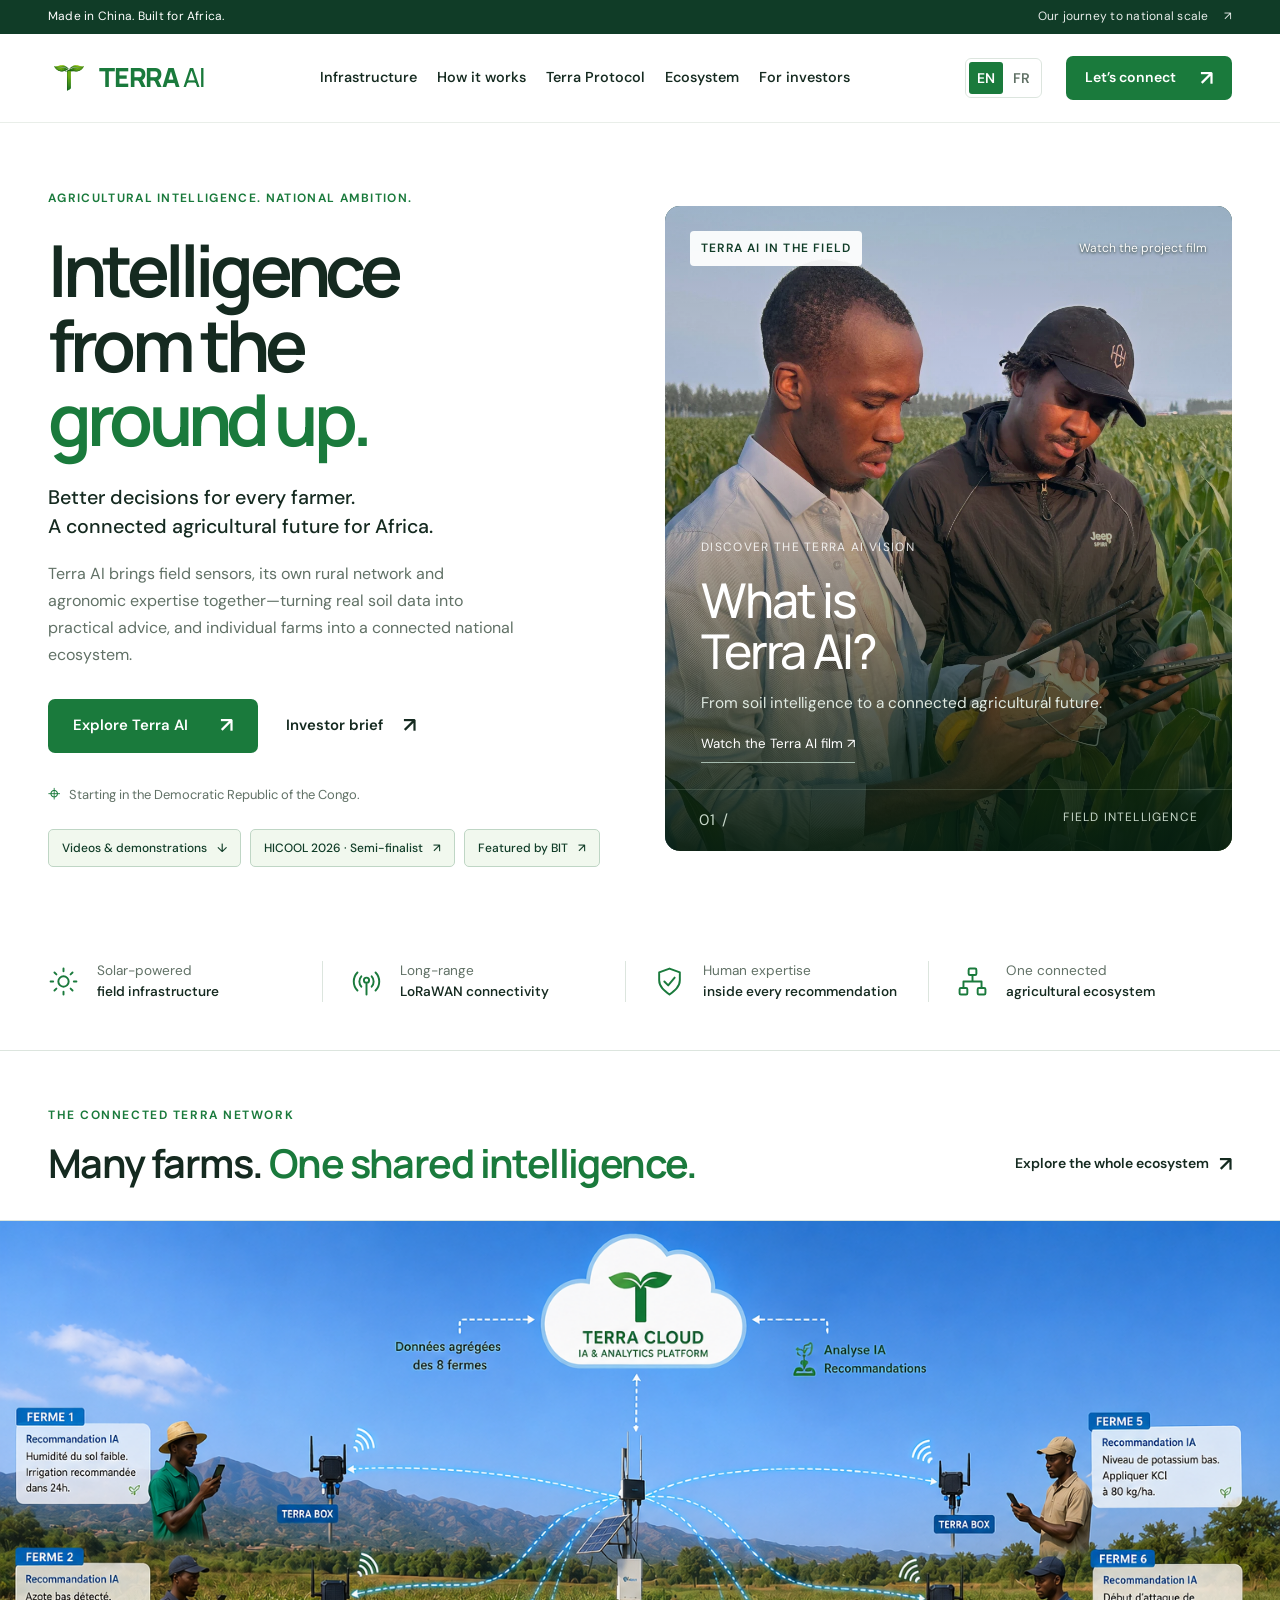
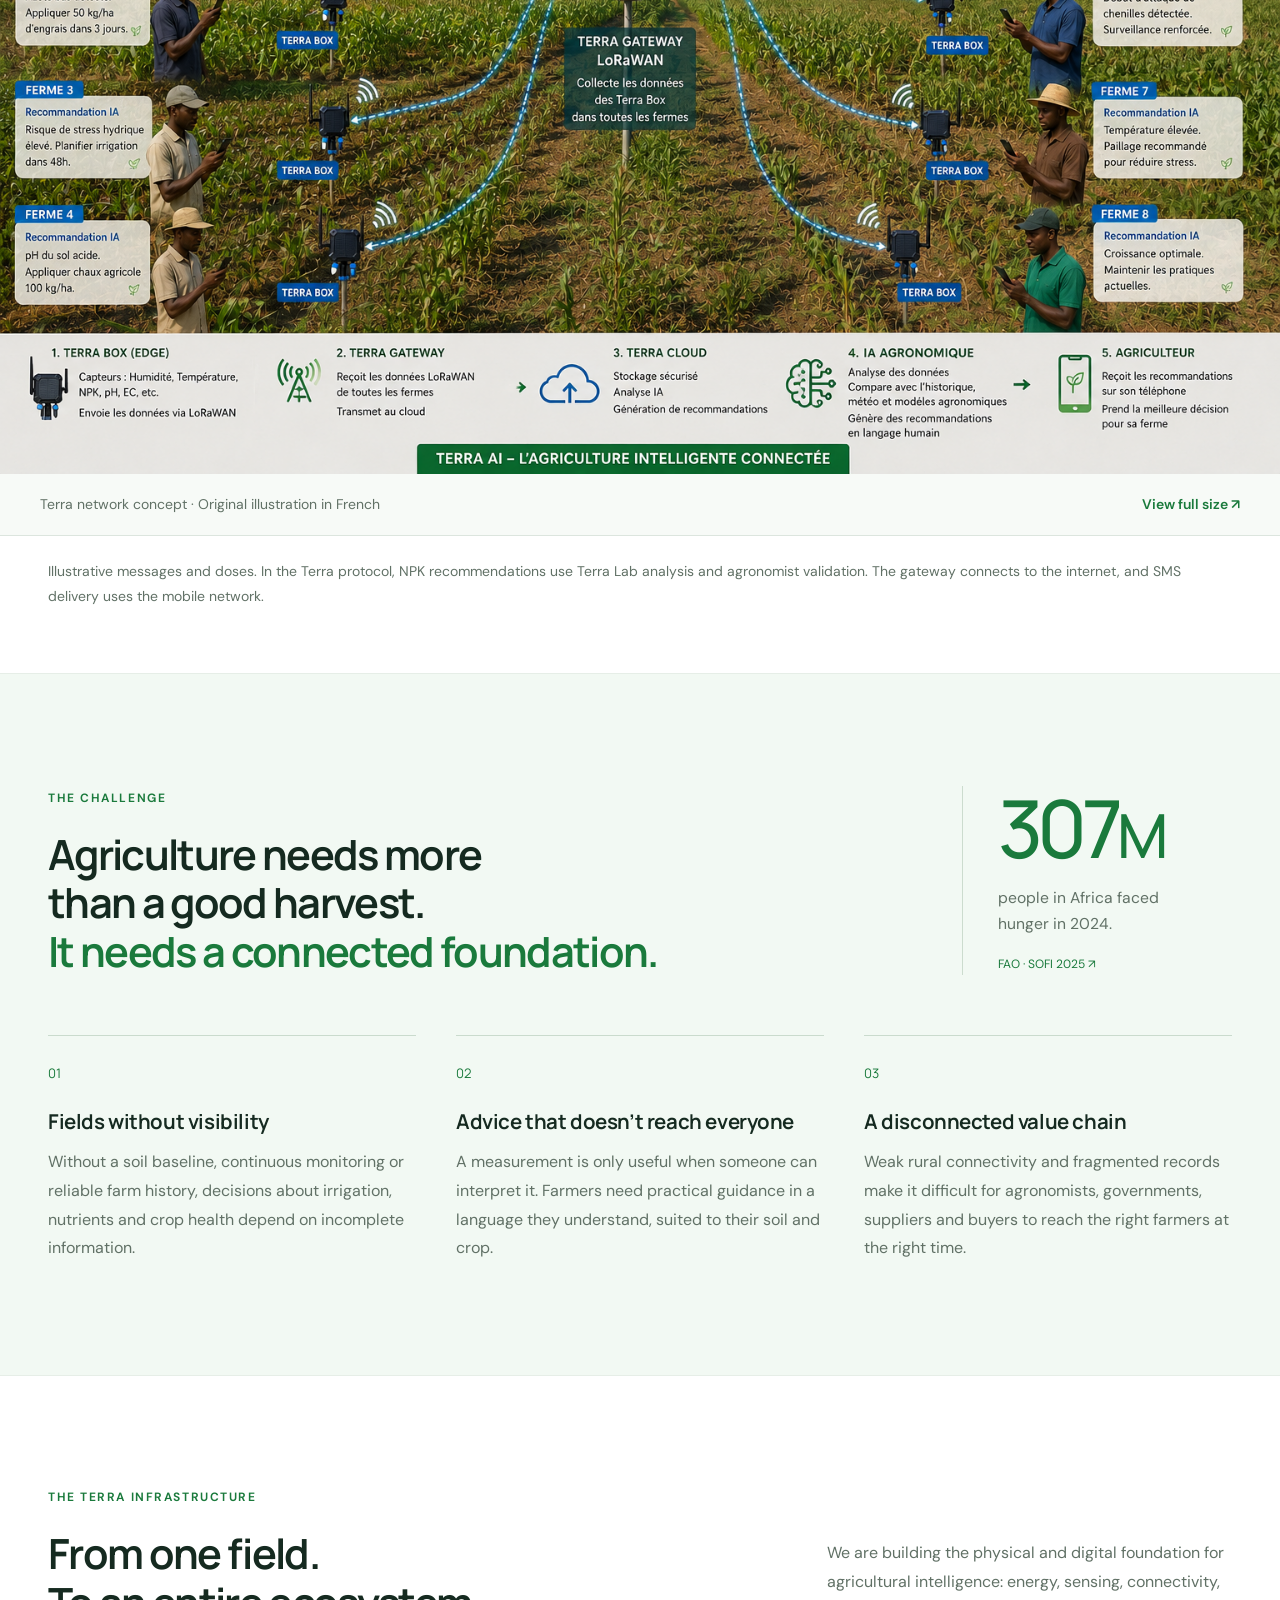
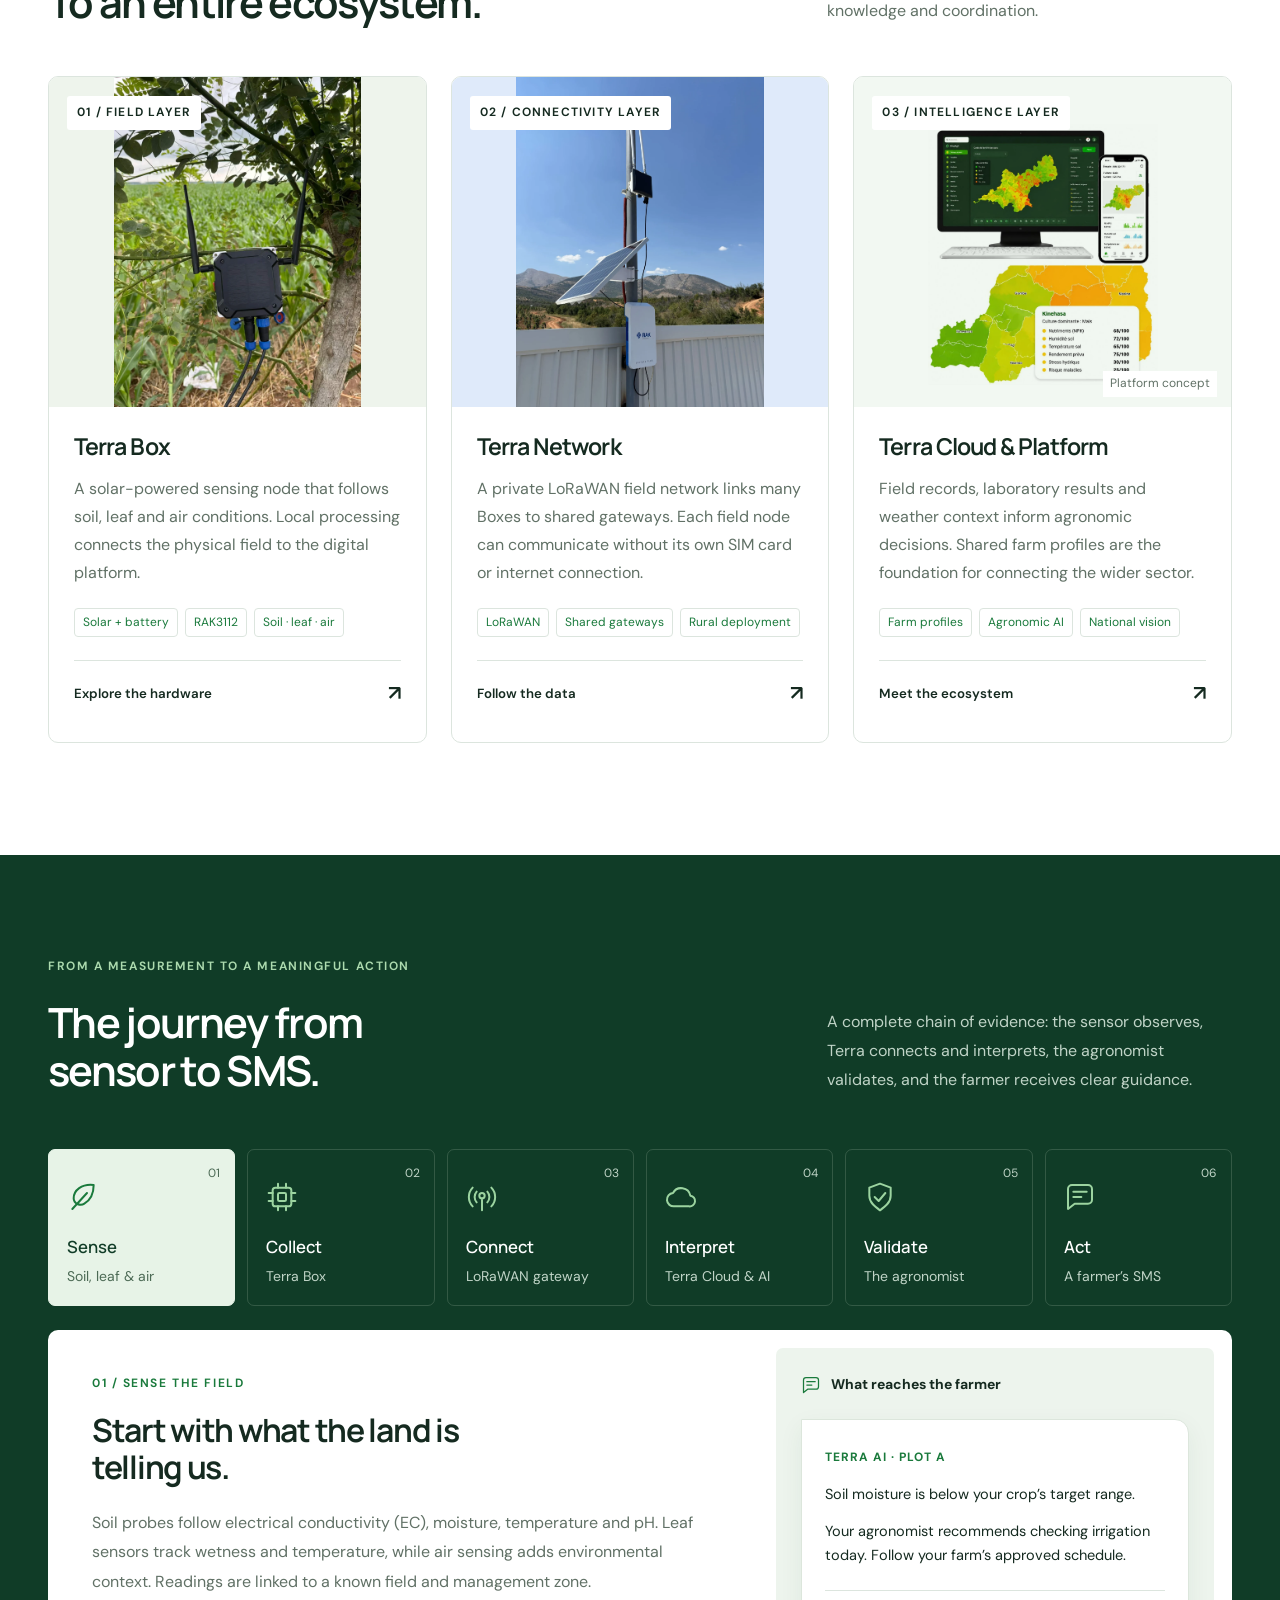
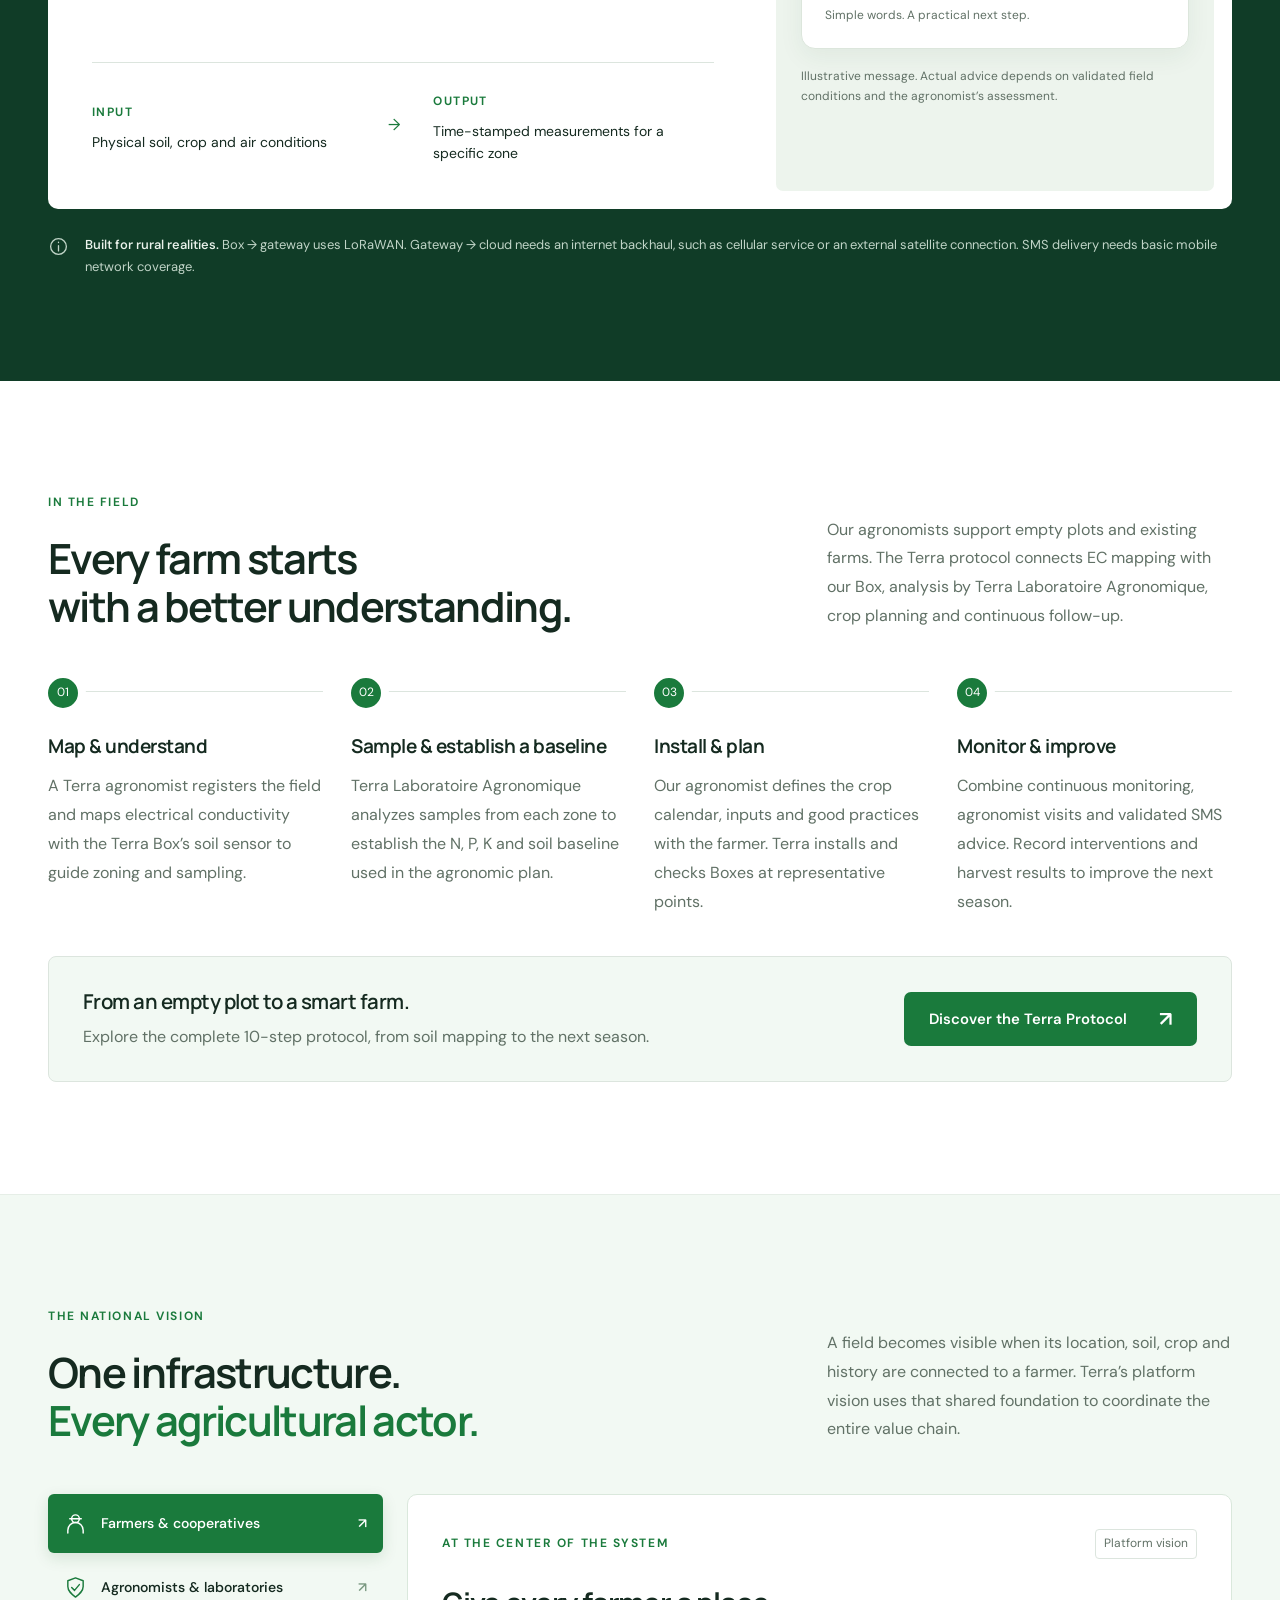
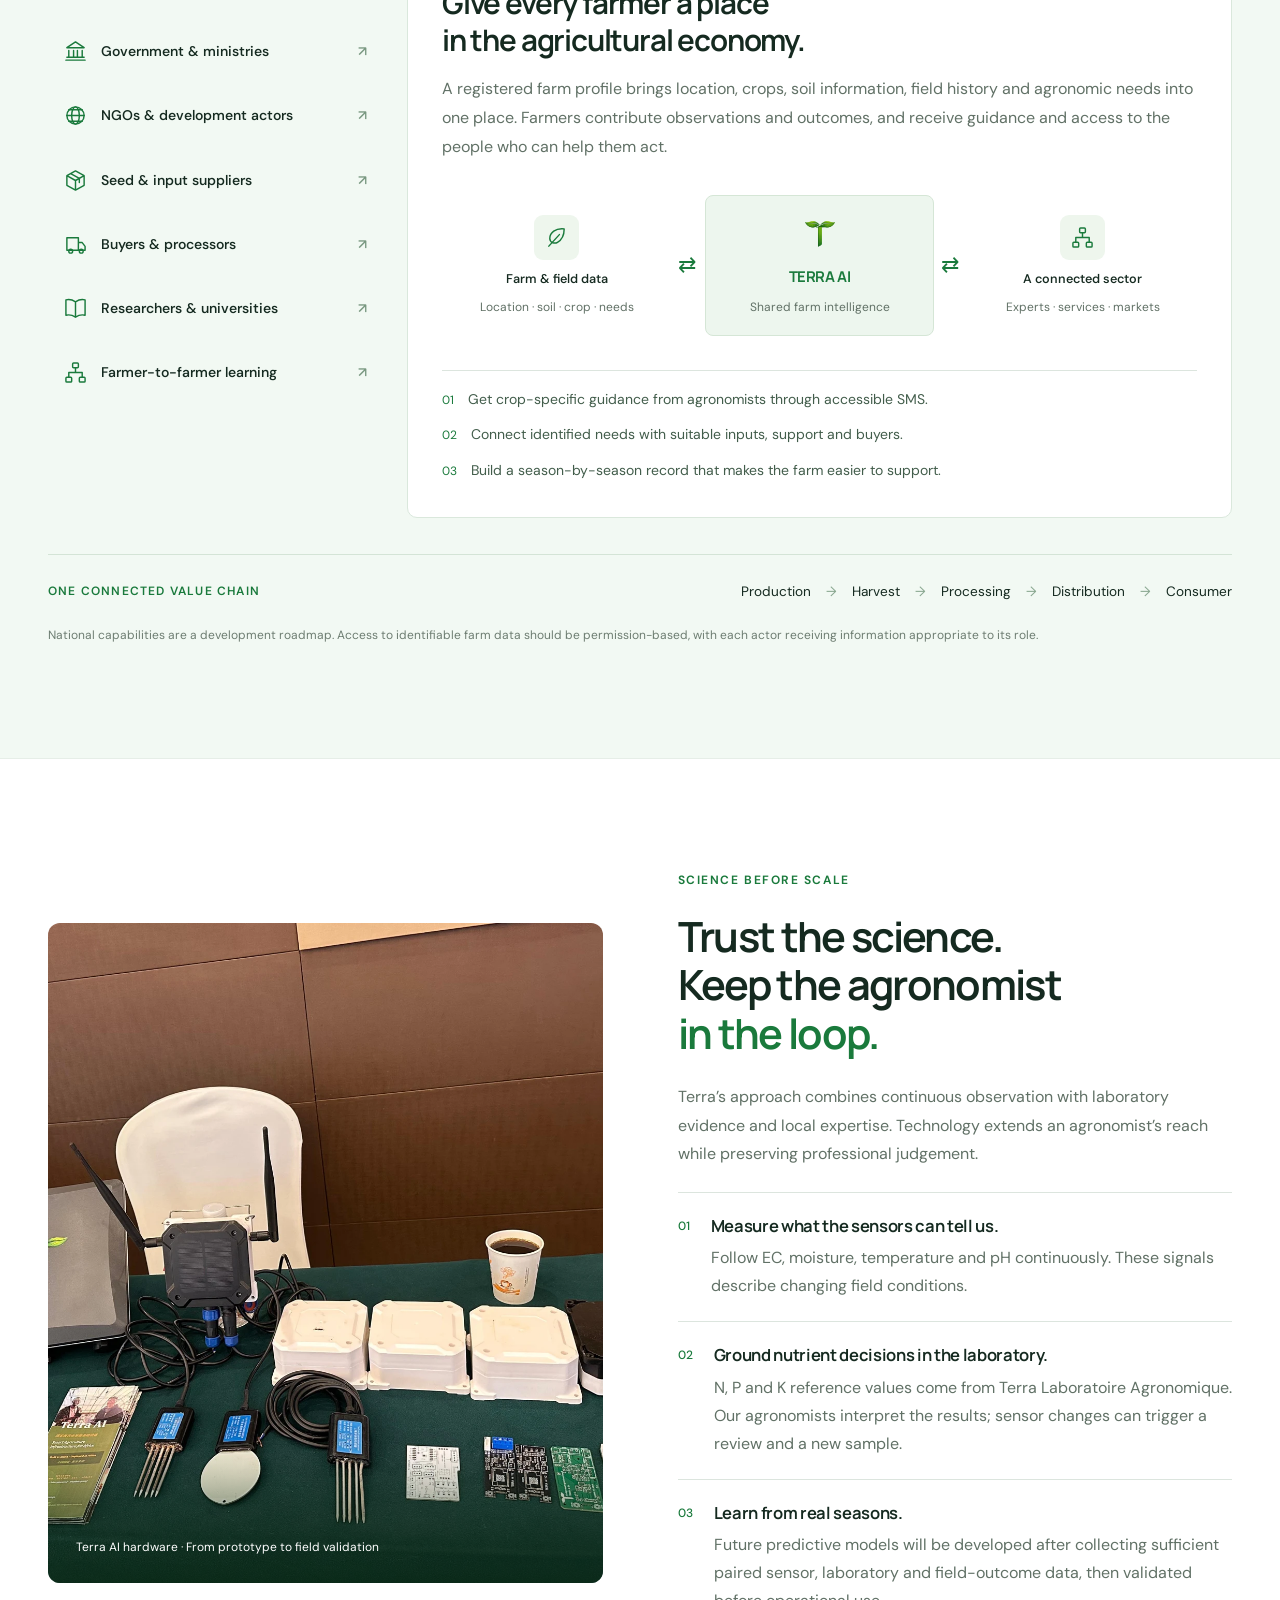
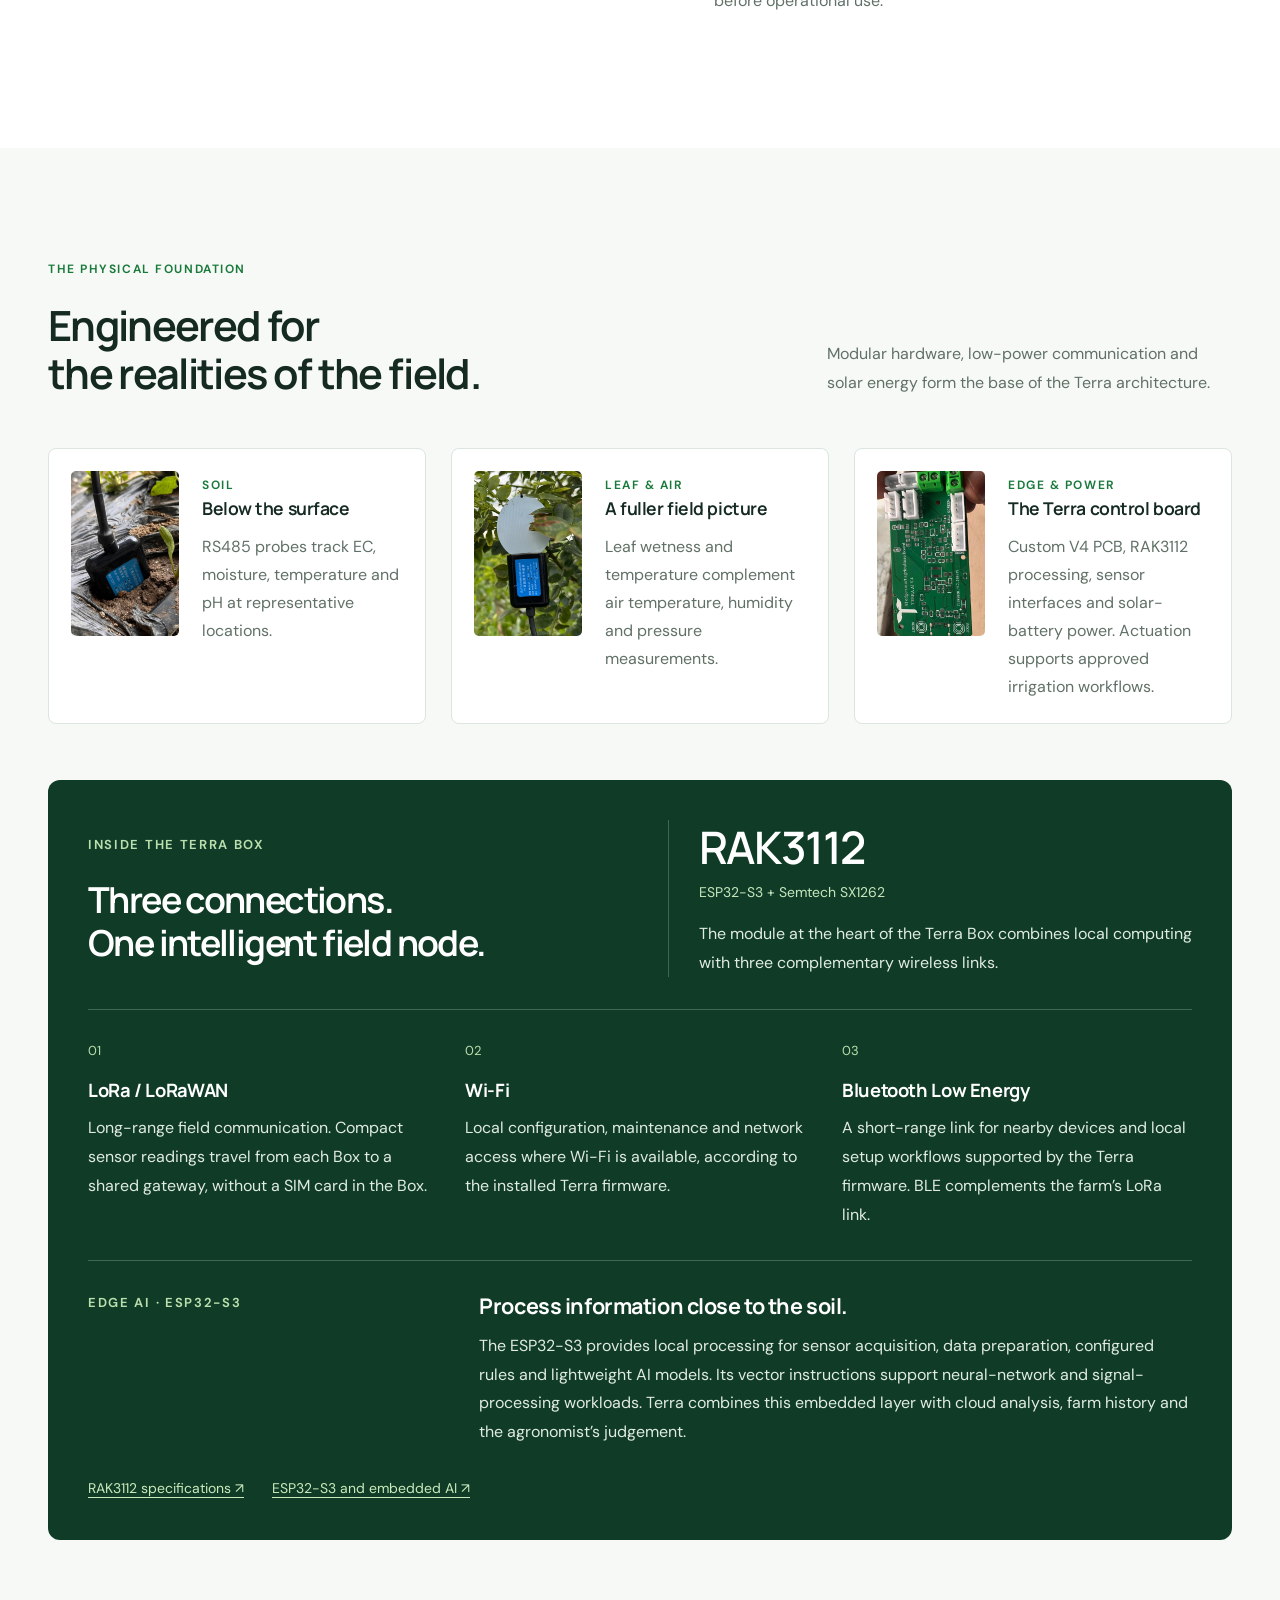
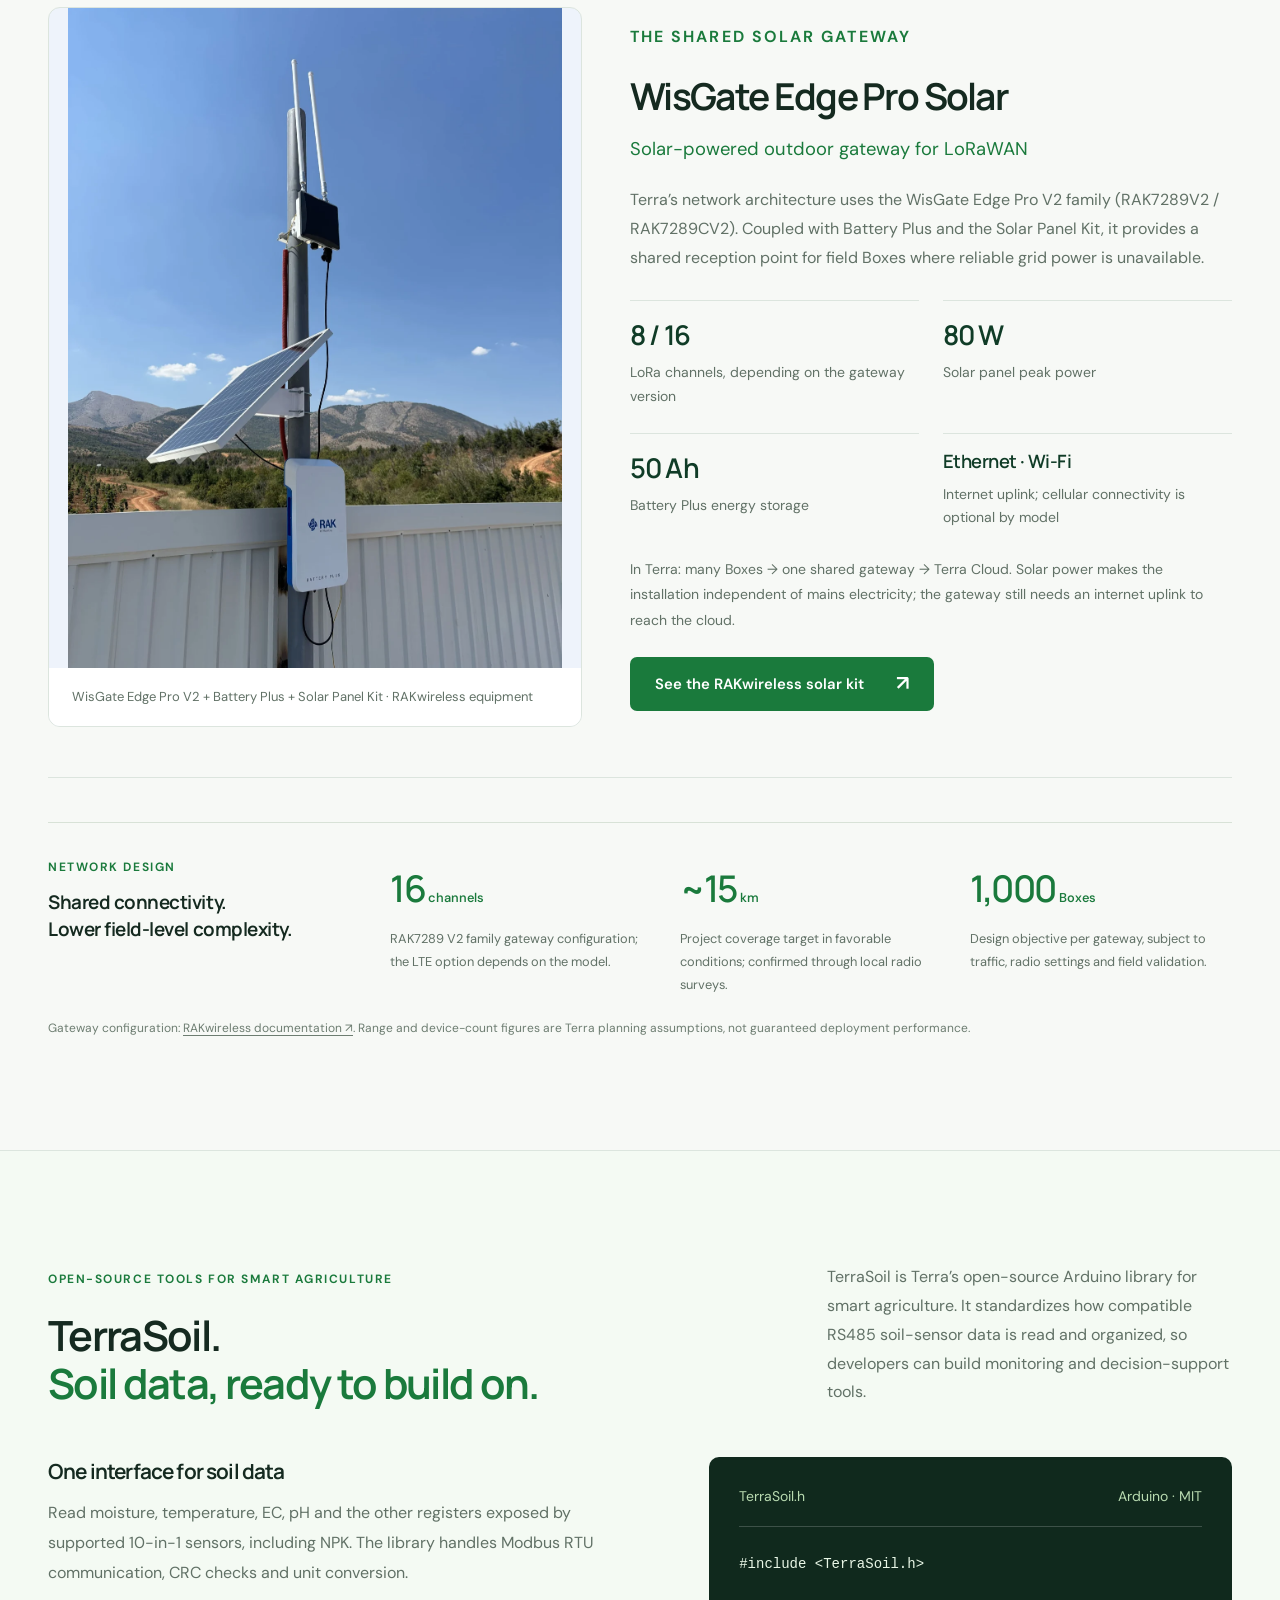
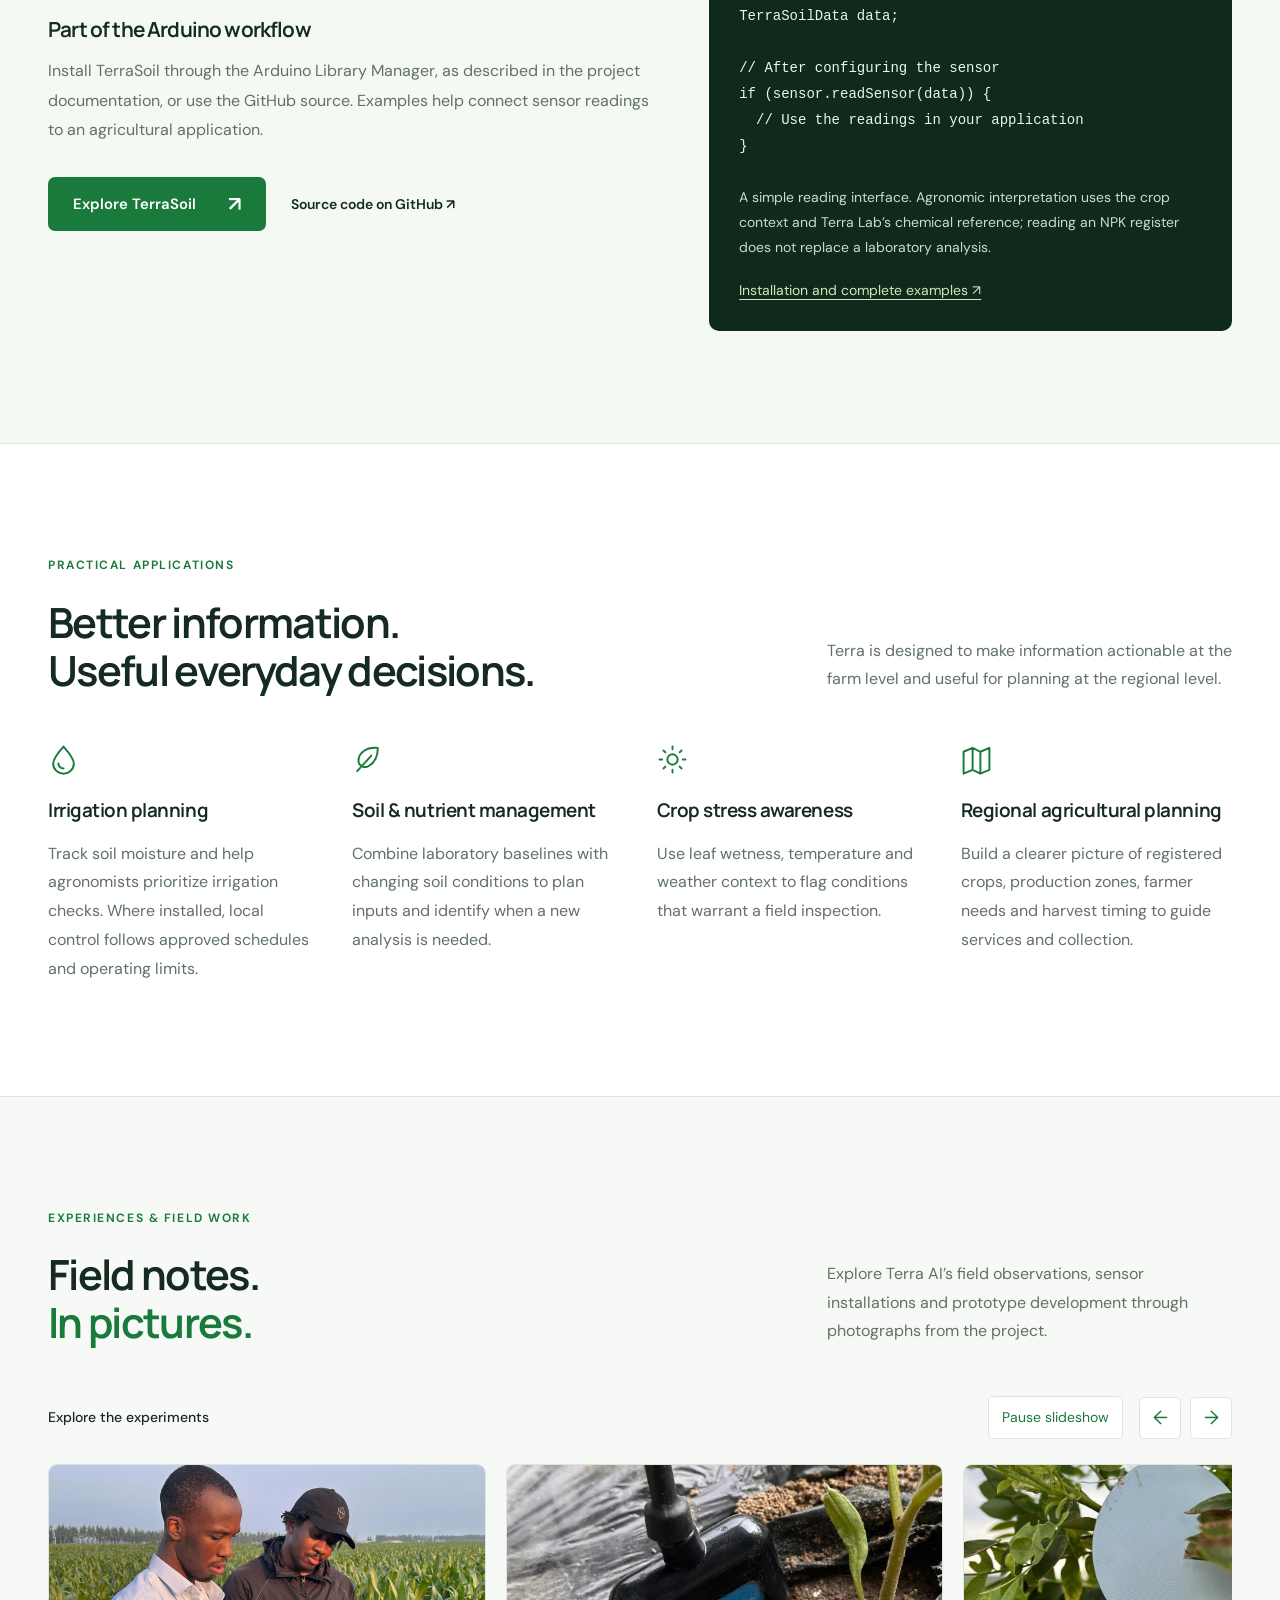
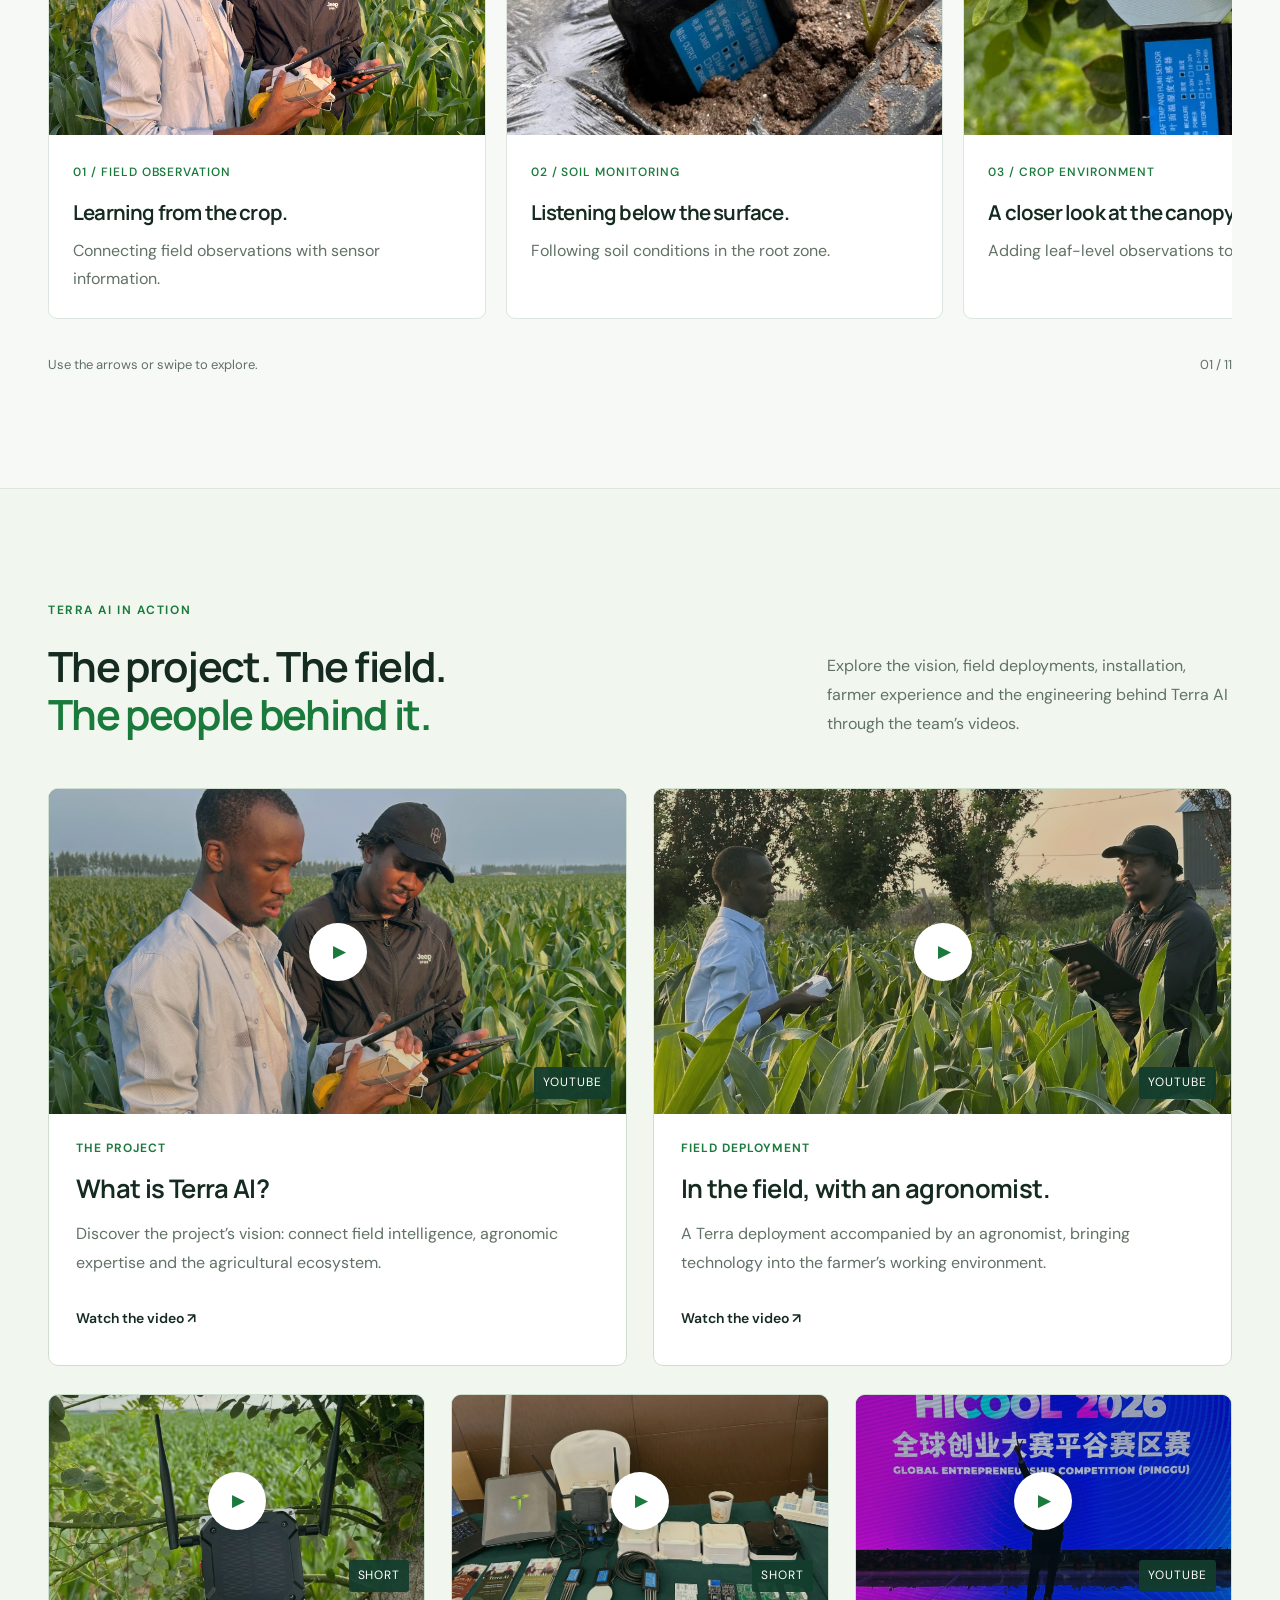
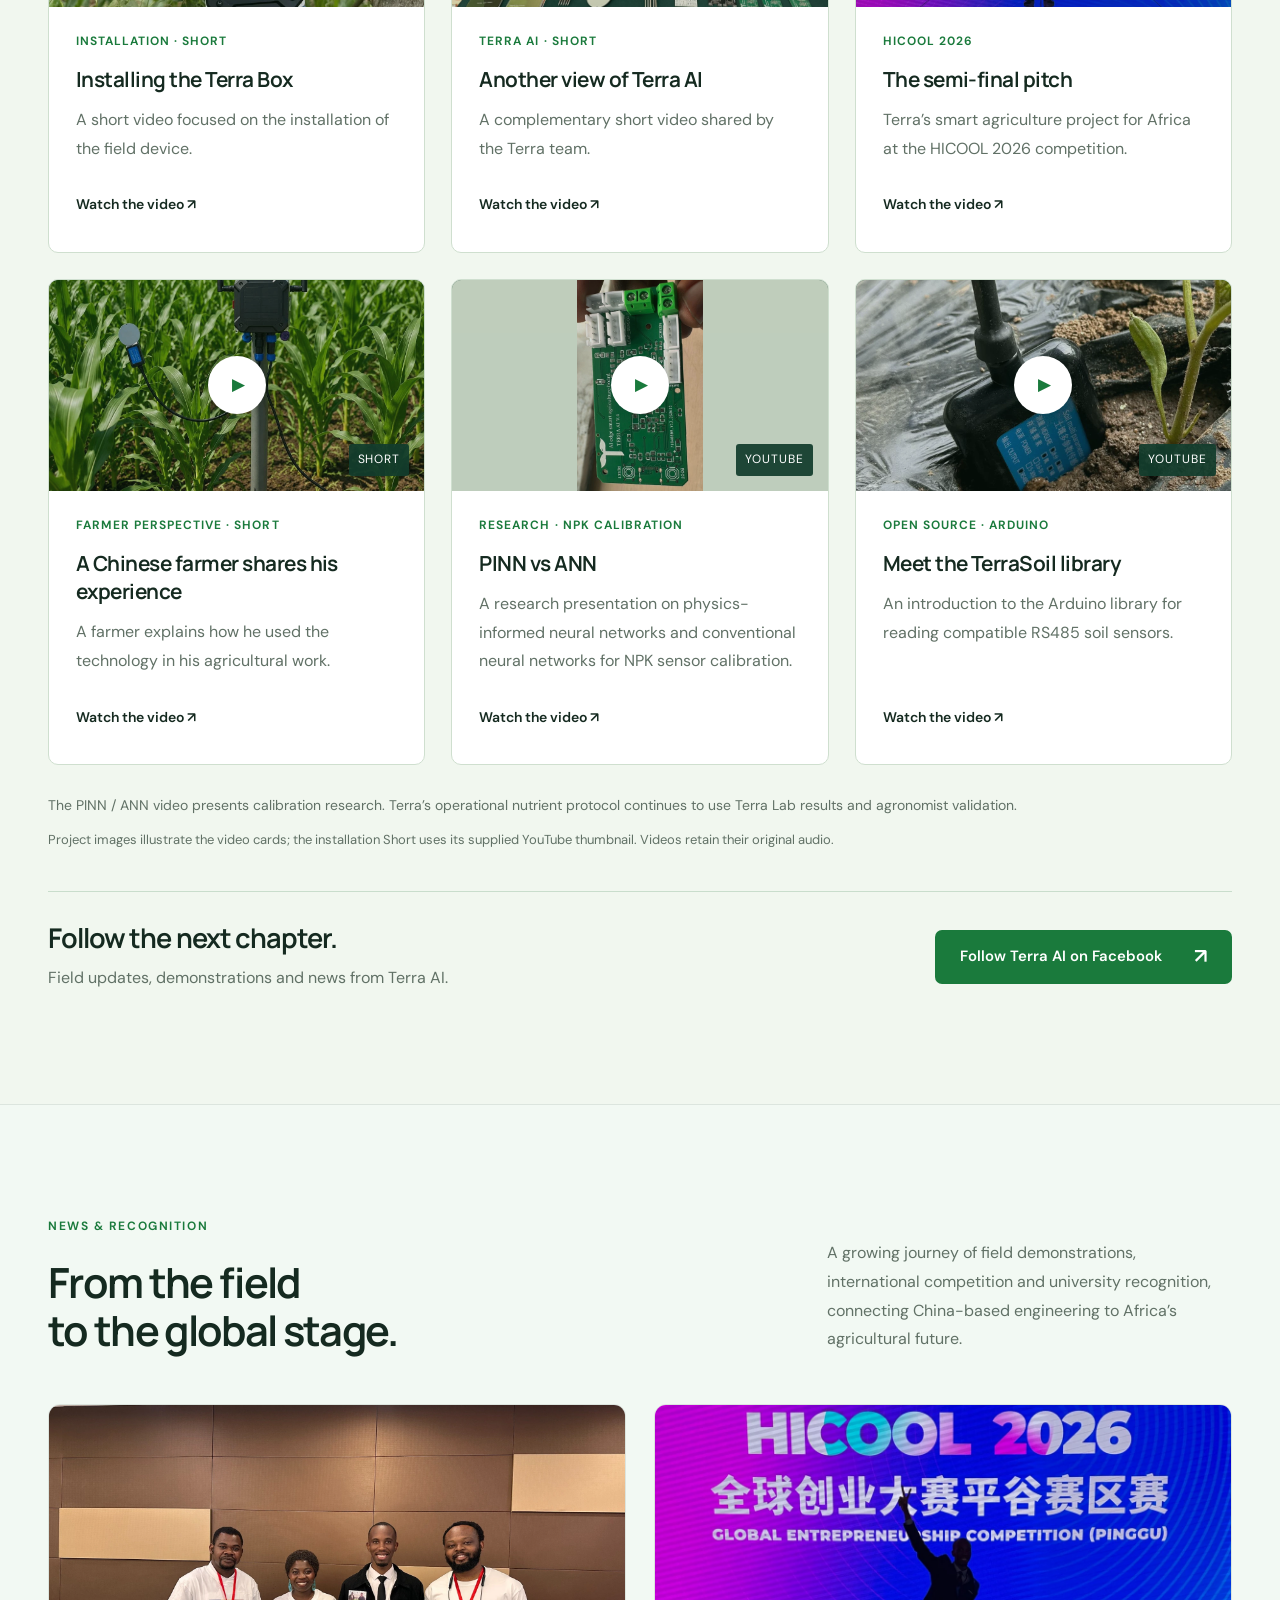
<file: index.html>
<!DOCTYPE html>
<html lang="en">
<head>
  <meta charset="UTF-8">
  <meta name="viewport" content="width=device-width, initial-scale=1.0">
  <meta name="theme-color" content="#1a7a3c">
  <meta name="description" content="Terra AI is building Africa’s agricultural intelligence infrastructure. Solar-powered field sensors, LoRaWAN connectivity, agronomist-validated SMS advice and one connected agricultural ecosystem.">
  <title>Terra AI — Intelligence from the ground up</title>
  <link rel="icon" type="image/svg+xml" href="data:image/svg+xml,%3Csvg xmlns='http://www.w3.org/2000/svg' viewBox='0 0 64 64'%3E%3Crect width='64' height='64' rx='16' fill='%231a7a3c'/%3E%3Cpath d='M17 19h30v8H36v23h-8V27H17z' fill='white'/%3E%3C/svg%3E">
  <link rel="stylesheet" href="styles.css">
  <link rel="stylesheet" href="visuals.css">
  <link rel="stylesheet" href="technology.css">
  <script src="i18n.js" defer></script>
  <script src="app.js" defer></script>
  <script src="videos.js" defer></script>
</head>
<body>
  <a class="skip-link" href="#main">Skip to content</a>
  <div class="announcement"><div class="wrap"><span>Made in China. Built for Africa.</span><a href="#roadmap">Our journey to national scale <span aria-hidden="true">↗</span></a></div></div>
  <header class="header">
    <div class="wrap nav-wrap">
      <a class="brand" href="#" aria-label="Terra AI home"><img src="assets/terra-logo.png" width="48" height="48" alt=""><span>TERRA<span class="brand-ai"> AI</span></span></a>
      <button class="menu-toggle" aria-expanded="false" aria-controls="main-nav" aria-label="Open navigation"><span></span><span></span></button>
      <nav id="main-nav" aria-label="Main navigation">
        <a href="#infrastructure">Infrastructure</a><a href="#how-it-works">How it works</a><a href="protocol.html">Terra Protocol</a><a href="#ecosystem">Ecosystem</a><a href="#investors">For investors</a>
      </nav>
      <div class="language-switch" role="group" aria-label="Website language"><a href="index.html" lang="en" hreflang="en" aria-label="Read in English" aria-current="page">EN</a><a href="fr.html" lang="fr" hreflang="fr" aria-label="Lire en français">FR</a></div>
      <a class="button button-small nav-cta" href="#contact">Let’s connect <span aria-hidden="true">↗</span></a>
    </div>
  </header>

  <main id="main">
    <section class="hero wrap" aria-labelledby="hero-title">
      <div class="hero-copy">
        <p class="eyebrow">AGRICULTURAL INTELLIGENCE. NATIONAL AMBITION.</p>
        <h1 id="hero-title">Intelligence<br>from the<br><em>ground up.</em></h1>
        <p class="hero-description">Better decisions for every farmer.<br>A connected agricultural future for Africa.</p>
        <p class="hero-detail">Terra AI brings field sensors, its own rural network and agronomic expertise together—turning real soil data into practical advice, and individual farms into a connected national ecosystem.</p>
        <div class="hero-actions"><a class="button" href="#infrastructure">Explore Terra AI <span aria-hidden="true">↗</span></a><a class="text-link" href="assets/Terra-AI-Investor-Brief.pdf" target="_blank" rel="noopener">Investor brief <span aria-hidden="true">↗</span></a></div>
        <div class="hero-location"><span class="location-mark" aria-hidden="true">⌖</span> Starting in the Democratic Republic of the Congo.</div>
        <div class="hero-milestones"><a href="#videos">Videos &amp; demonstrations <span aria-hidden="true">↓</span></a><a href="#progress">HICOOL 2026 · Semi-finalist <span aria-hidden="true">↗</span></a><a href="#progress">Featured by BIT <span aria-hidden="true">↗</span></a></div>
      </div>
      <div class="hero-media" id="terra-film" aria-label="Terra AI project film">
        <img class="hero-photo" src="assets/terra-field.webp" width="1700" height="1275" alt="Terra AI team examining crops and a field sensor in a maize field" fetchpriority="high">
        <div class="hero-media-shade"></div>
        <div class="film-top"><span class="photo-tag">TERRA AI IN THE FIELD</span><span class="film-status" id="film-status">Watch · What is Terra AI?</span></div>
        <div class="film-caption"><span class="film-kicker">DISCOVER THE TERRA AI VISION</span><h2>What is<br>Terra AI?</h2><p>From soil intelligence to a connected agricultural future.</p><a class="film-action" id="film-action" href="https://www.youtube.com/watch?v=OK0nKGFt8v4" target="_blank" rel="noopener">Watch the introduction <span aria-hidden="true">▶</span></a></div>
        <div class="hero-corner"><span>01 /</span><span>FIELD INTELLIGENCE</span></div>
      </div>
    </section>

    <div class="principles wrap" aria-label="Core principles">
      <div><span class="line-icon" data-icon="sun"></span><span>Solar-powered<br><b>field infrastructure</b></span></div>
      <div><span class="line-icon" data-icon="radio"></span><span>Long-range<br><b>LoRaWAN connectivity</b></span></div>
      <div><span class="line-icon" data-icon="check"></span><span>Human expertise<br><b>inside every recommendation</b></span></div>
      <div><span class="line-icon" data-icon="network"></span><span>One connected<br><b>agricultural ecosystem</b></span></div>
    </div>

    <section class="ecosystem-overview" id="ecosystem-overview" aria-labelledby="ecosystem-overview-title">
      <div class="wrap ecosystem-overview-heading"><div><p class="eyebrow">THE CONNECTED TERRA NETWORK</p><h2 id="ecosystem-overview-title">Many farms. <em>One shared intelligence.</em></h2></div><a class="text-link" href="#ecosystem">Explore the whole ecosystem <span aria-hidden="true">↗</span></a></div>
      <figure class="ecosystem-panorama"><a href="assets/terra-ecosystem-overview.png" target="_blank" rel="noopener" aria-label="Open the complete Terra ecosystem illustration"><img src="assets/terra-ecosystem-overview.png" width="1536" height="1024" loading="lazy" alt="Concept illustration of eight farms connected through Terra Boxes, a shared LoRaWAN gateway and Terra Cloud, with advice delivered to phones; original labels in French"></a><figcaption><span>Terra network concept · Original illustration in French</span><a href="assets/terra-ecosystem-overview.png" target="_blank" rel="noopener">View full size ↗</a></figcaption></figure>
      <div class="wrap"><p class="ecosystem-illustration-note">Illustrative messages and doses. In the Terra protocol, NPK recommendations use Terra Lab analysis and agronomist validation. The gateway connects to the internet, and SMS delivery uses the mobile network.</p></div>
    </section>

    <section class="section challenge" id="challenge">
      <div class="wrap">
        <div class="section-heading"><div><p class="eyebrow">THE CHALLENGE</p><h2>Agriculture needs more<br>than a good harvest.<br><span class="text-green">It needs a connected foundation.</span></h2></div><div class="challenge-stat"><strong>307<span>M</span></strong><p>people in Africa faced hunger in 2024.</p><a href="https://www.fao.org/newsroom/detail/global-hunger-declines--but-rises-in-africa-and-western-asia--un-report/" target="_blank" rel="noopener">FAO · SOFI 2025 <span aria-hidden="true">↗</span></a></div></div>
        <div class="challenge-grid">
          <article><span class="section-number">01</span><h3>Fields without visibility</h3><p>Without a soil baseline, continuous monitoring or reliable farm history, decisions about irrigation, nutrients and crop health depend on incomplete information.</p></article>
          <article><span class="section-number">02</span><h3>Advice that doesn’t reach everyone</h3><p>A measurement is only useful when someone can interpret it. Farmers need practical guidance in a language they understand, suited to their soil and crop.</p></article>
          <article><span class="section-number">03</span><h3>A disconnected value chain</h3><p>Weak rural connectivity and fragmented records make it difficult for agronomists, governments, suppliers and buyers to reach the right farmers at the right time.</p></article>
        </div>
      </div>
    </section>

    <section class="section wrap" id="infrastructure">
      <div class="section-heading"><div><p class="eyebrow">THE TERRA INFRASTRUCTURE</p><h2>From one field.<br>To an entire ecosystem.</h2></div><p class="section-intro">We are building the physical and digital foundation for agricultural intelligence: energy, sensing, connectivity, knowledge and coordination.</p></div>
      <div class="product-grid">
        <article class="product-card"><div class="product-photo"><img src="assets/terra-box-field-current.webp" width="1200" height="1600" loading="lazy" alt="Terra Box installed in the field with antennas and connected sensor cables"><span class="product-label">01 / FIELD LAYER</span></div><div class="product-body"><h3>Terra Box</h3><p>A solar-powered sensing node that follows soil, leaf and air conditions. Local processing connects the physical field to the digital platform.</p><div class="tags"><span>Solar + battery</span><span>RAK3112</span><span>Soil · leaf · air</span></div><a class="text-link" href="#hardware">Explore the hardware <span aria-hidden="true">↗</span></a></div></article>
        <article class="product-card"><div class="product-photo"><img src="assets/wisgate-edge-pro-solar.webp" width="1199" height="1600" loading="lazy" alt="WisGate Edge Pro V2 with Battery Plus and a solar panel"><span class="product-label">02 / CONNECTIVITY LAYER</span></div><div class="product-body"><h3>Terra Network</h3><p>A private LoRaWAN field network links many Boxes to shared gateways. Each field node can communicate without its own SIM card or internet connection.</p><div class="tags"><span>LoRaWAN</span><span>Shared gateways</span><span>Rural deployment</span></div><a class="text-link" href="#how-it-works">Follow the data <span aria-hidden="true">↗</span></a></div></article>
        <article class="product-card"><div class="product-photo platform-photo"><img src="assets/platform-concept.webp" width="1177" height="1337" loading="lazy" alt="Terra platform concept showing agricultural maps and farm information"><span class="product-label">03 / INTELLIGENCE LAYER</span><span class="concept-label">Platform concept</span></div><div class="product-body"><h3>Terra Cloud & Platform</h3><p>Field records, laboratory results and weather context inform agronomic decisions. Shared farm profiles are the foundation for connecting the wider sector.</p><div class="tags"><span>Farm profiles</span><span>Agronomic AI</span><span>National vision</span></div><a class="text-link" href="#ecosystem">Meet the ecosystem <span aria-hidden="true">↗</span></a></div></article>
      </div>
    </section>

    <section class="pipeline-section" id="how-it-works">
      <div class="wrap">
        <div class="section-heading"><div><p class="eyebrow">FROM A MEASUREMENT TO A MEANINGFUL ACTION</p><h2>The journey from<br>sensor to SMS.</h2></div><p class="section-intro">A complete chain of evidence: the sensor observes, Terra connects and interprets, the agronomist validates, and the farmer receives clear guidance.</p></div>
        <div class="pipeline-tabs" role="tablist" aria-label="Explore the sensor-to-SMS pipeline">
          <button role="tab" id="step-tab-0" aria-controls="pipeline-panel" aria-selected="true" tabindex="0" data-step="0"><span>01</span><span class="line-icon" data-icon="leaf"></span><b>Sense</b><small>Soil, leaf & air</small></button>
          <button role="tab" id="step-tab-1" aria-controls="pipeline-panel" aria-selected="false" tabindex="-1" data-step="1"><span>02</span><span class="line-icon" data-icon="chip"></span><b>Collect</b><small>Terra Box</small></button>
          <button role="tab" id="step-tab-2" aria-controls="pipeline-panel" aria-selected="false" tabindex="-1" data-step="2"><span>03</span><span class="line-icon" data-icon="radio"></span><b>Connect</b><small>LoRaWAN gateway</small></button>
          <button role="tab" id="step-tab-3" aria-controls="pipeline-panel" aria-selected="false" tabindex="-1" data-step="3"><span>04</span><span class="line-icon" data-icon="cloud"></span><b>Interpret</b><small>Terra Cloud & AI</small></button>
          <button role="tab" id="step-tab-4" aria-controls="pipeline-panel" aria-selected="false" tabindex="-1" data-step="4"><span>05</span><span class="line-icon" data-icon="check"></span><b>Validate</b><small>The agronomist</small></button>
          <button role="tab" id="step-tab-5" aria-controls="pipeline-panel" aria-selected="false" tabindex="-1" data-step="5"><span>06</span><span class="line-icon" data-icon="message"></span><b>Act</b><small>A farmer’s SMS</small></button>
        </div>
        <div class="pipeline-panel" id="pipeline-panel" role="tabpanel" aria-labelledby="step-tab-0" tabindex="0"><div class="pipeline-detail"><p class="eyebrow" id="pipeline-kicker">01 / SENSE THE FIELD</p><h3 id="pipeline-title">Start with what the land is telling us.</h3><p id="pipeline-description">Soil probes follow electrical conductivity (EC), moisture, temperature and pH. Leaf sensors track wetness and temperature, while air sensing adds environmental context. Readings are linked to a known field and management zone.</p><div class="pipeline-io"><div><span>INPUT</span><p id="pipeline-input">Physical soil, crop and air conditions</p></div><span class="io-arrow" aria-hidden="true">→</span><div><span>OUTPUT</span><p id="pipeline-output">Time-stamped measurements for a specific zone</p></div></div></div><aside class="sms-card"><div class="sms-header"><span class="line-icon" data-icon="message"></span><b>What reaches the farmer</b></div><div class="sms-bubble"><b>TERRA AI · PLOT A</b><p>Soil moisture is below your crop’s target range.</p><p>Your agronomist recommends checking irrigation today. Follow your farm’s approved schedule.</p><span>Simple words. A practical next step.</span></div><p class="sms-note">Illustrative message. Actual advice depends on validated field conditions and the agronomist’s assessment.</p></aside></div>
        <div class="connectivity-note"><span class="line-icon" data-icon="info"></span><p><b>Built for rural realities.</b> Box → gateway uses LoRaWAN. Gateway → cloud needs an internet backhaul, such as cellular service or an external satellite connection. SMS delivery needs basic mobile network coverage.</p></div>
      </div>
    </section>

    <section class="section wrap deployment" id="field-procedure">
      <div class="section-heading"><div><p class="eyebrow">IN THE FIELD</p><h2>Every farm starts<br>with a better understanding.</h2></div><p class="section-intro">Our agronomists support empty plots and existing farms. The Terra protocol connects EC mapping with our Box, analysis by Terra Laboratoire Agronomique, crop planning and continuous follow-up.</p></div>
      <ol class="field-steps"><li><span>01</span><h3>Map & understand</h3><p>A Terra agronomist registers the field and maps electrical conductivity with the Terra Box’s soil sensor to guide zoning and sampling.</p></li><li><span>02</span><h3>Sample & establish a baseline</h3><p>Terra Laboratoire Agronomique analyzes samples from each zone to establish the N, P, K and soil baseline used in the agronomic plan.</p></li><li><span>03</span><h3>Install & plan</h3><p>Our agronomist defines the crop calendar, inputs and good practices with the farmer. Terra installs and checks Boxes at representative points.</p></li><li><span>04</span><h3>Monitor & improve</h3><p>Combine continuous monitoring, agronomist visits and validated SMS advice. Record interventions and harvest results to improve the next season.</p></li></ol>
      <div class="protocol-home-link"><div><b>From an empty plot to a smart farm.</b><p>Explore the complete 10-step protocol, from soil mapping to the next season.</p></div><a class="button" href="protocol.html">Discover the Terra Protocol <span aria-hidden="true">↗</span></a></div>
    </section>

    <section class="ecosystem-section section" id="ecosystem">
      <div class="wrap">
        <div class="section-heading"><div><p class="eyebrow">THE NATIONAL VISION</p><h2>One infrastructure.<br><span class="text-green">Every agricultural actor.</span></h2></div><p class="section-intro">A field becomes visible when its location, soil, crop and history are connected to a farmer. Terra’s platform vision uses that shared foundation to coordinate the entire value chain.</p></div>
        <div class="ecosystem-layout">
          <div class="ecosystem-tabs" role="tablist" aria-orientation="vertical" aria-label="Agricultural ecosystem actors">
            <button id="actor-tab-0" role="tab" aria-controls="actor-panel" aria-selected="true" tabindex="0" data-actor="0"><span class="line-icon" data-icon="farmer"></span>Farmers & cooperatives<span aria-hidden="true">↗</span></button>
            <button id="actor-tab-1" role="tab" aria-controls="actor-panel" aria-selected="false" tabindex="-1" data-actor="1"><span class="line-icon" data-icon="check"></span>Agronomists & laboratories<span aria-hidden="true">↗</span></button>
            <button id="actor-tab-2" role="tab" aria-controls="actor-panel" aria-selected="false" tabindex="-1" data-actor="2"><span class="line-icon" data-icon="building"></span>Government & ministries<span aria-hidden="true">↗</span></button>
            <button id="actor-tab-3" role="tab" aria-controls="actor-panel" aria-selected="false" tabindex="-1" data-actor="3"><span class="line-icon" data-icon="globe"></span>NGOs & development actors<span aria-hidden="true">↗</span></button>
            <button id="actor-tab-4" role="tab" aria-controls="actor-panel" aria-selected="false" tabindex="-1" data-actor="4"><span class="line-icon" data-icon="box"></span>Seed & input suppliers<span aria-hidden="true">↗</span></button>
            <button id="actor-tab-5" role="tab" aria-controls="actor-panel" aria-selected="false" tabindex="-1" data-actor="5"><span class="line-icon" data-icon="truck"></span>Buyers & processors<span aria-hidden="true">↗</span></button>
            <button id="actor-tab-6" role="tab" aria-controls="actor-panel" aria-selected="false" tabindex="-1" data-actor="6"><span class="line-icon" data-icon="book"></span>Researchers & universities<span aria-hidden="true">↗</span></button>
            <button id="actor-tab-7" role="tab" aria-controls="actor-panel" aria-selected="false" tabindex="-1" data-actor="7"><span class="line-icon" data-icon="network"></span>Farmer-to-farmer learning<span aria-hidden="true">↗</span></button>
          </div>
          <div id="actor-panel" class="actor-panel" role="tabpanel" aria-labelledby="actor-tab-0" tabindex="0">
            <div class="actor-topline"><span class="eyebrow" id="actor-kicker">AT THE CENTER OF THE SYSTEM</span><span class="outline-tag">Platform vision</span></div>
            <h3 id="actor-title">Give every farmer a place<br>in the agricultural economy.</h3><p id="actor-description">A registered farm profile brings location, crops, soil information, field history and agronomic needs into one place. Farmers contribute observations and outcomes, and receive guidance and access to the people who can help them act.</p>
            <div class="connection-visual" aria-label="How Terra connects the selected actor"><div class="connection-node"><span class="line-icon" data-icon="leaf"></span><b id="actor-from">Farm & field data</b><span id="actor-from-detail">Location · soil · crop · needs</span></div><span class="connector" aria-hidden="true">⇄</span><div class="terra-hub"><img src="assets/terra-logo.png" alt="" width="42" height="42"><b>TERRA AI</b><span>Shared farm intelligence</span></div><span class="connector" aria-hidden="true">⇄</span><div class="connection-node"><span class="line-icon" id="actor-to-icon" data-icon="network"></span><b id="actor-to">A connected sector</b><span id="actor-to-detail">Experts · services · markets</span></div></div>
            <div class="actor-benefits" id="actor-benefits"><div><span>01</span><p>Get crop-specific guidance from agronomists through accessible SMS.</p></div><div><span>02</span><p>Connect identified needs with suitable inputs, support and buyers.</p></div><div><span>03</span><p>Build a season-by-season record that makes the farm easier to support.</p></div></div>
          </div>
        </div>
        <div class="value-chain"><span>ONE CONNECTED VALUE CHAIN</span><p>Production <i>→</i> Harvest <i>→</i> Processing <i>→</i> Distribution <i>→</i> Consumer</p></div>
        <p class="section-footnote">National capabilities are a development roadmap. Access to identifiable farm data should be permission-based, with each actor receiving information appropriate to its role.</p>
      </div>
    </section>

    <section class="section wrap science" id="science">
      <div class="science-image"><img src="assets/terra-hardware.webp" width="1700" height="1275" loading="lazy" alt="Terra AI prototype hardware, solar panel, gateway and circuit boards on display"><span class="image-caption">Terra AI hardware · From prototype to field validation</span></div>
      <div class="science-copy"><p class="eyebrow">SCIENCE BEFORE SCALE</p><h2>Trust the science.<br>Keep the agronomist<br><span class="text-green">in the loop.</span></h2><p>Terra’s approach combines continuous observation with laboratory evidence and local expertise. Technology extends an agronomist’s reach while preserving professional judgement.</p><div class="science-rule"><span>01</span><div><h3>Measure what the sensors can tell us.</h3><p>Follow EC, moisture, temperature and pH continuously. These signals describe changing field conditions.</p></div></div><div class="science-rule"><span>02</span><div><h3>Ground nutrient decisions in the laboratory.</h3><p>N, P and K reference values come from Terra Laboratoire Agronomique. Our agronomists interpret the results; sensor changes can trigger a review and a new sample.</p></div></div><div class="science-rule"><span>03</span><div><h3>Learn from real seasons.</h3><p>Future predictive models will be developed after collecting sufficient paired sensor, laboratory and field-outcome data, then validated before operational use.</p></div></div></div>
    </section>

    <section class="section hardware-section" id="hardware"><div class="wrap">
      <div class="section-heading"><div><p class="eyebrow">THE PHYSICAL FOUNDATION</p><h2>Engineered for<br>the realities of the field.</h2></div><p class="section-intro">Modular hardware, low-power communication and solar energy form the base of the Terra architecture.</p></div>
      <div class="hardware-grid"><article><img src="assets/soil-sensor.webp" width="1195" height="1319" loading="lazy" alt="Soil sensor installed beside a crop"><div><span class="eyebrow">SOIL</span><h3>Below the surface</h3><p>RS485 probes track EC, moisture, temperature and pH at representative locations.</p></div></article><article><img src="assets/leaf-sensor.webp" width="1114" height="1209" loading="lazy" alt="Leaf wetness sensor in a crop canopy"><div><span class="eyebrow">LEAF & AIR</span><h3>A fuller field picture</h3><p>Leaf wetness and temperature complement air temperature, humidity and pressure measurements.</p></div></article><article><img src="assets/terra-pcb.webp" width="764" height="1274" loading="lazy" alt="Terra AI custom printed circuit board prototype"><div><span class="eyebrow">EDGE & POWER</span><h3>The Terra control board</h3><p>Custom V4 PCB, RAK3112 processing, sensor interfaces and solar-battery power. Actuation supports approved irrigation workflows.</p></div></article></div>
      <div class="radio-core" id="rak3112" aria-labelledby="radio-core-title">
      <div class="radio-core-heading"><div><p class="eyebrow">INSIDE THE TERRA BOX</p><h3 id="radio-core-title">Three connections.<br>One intelligent field node.</h3></div><div class="radio-identity"><strong>RAK3112</strong><span>ESP32-S3 + Semtech SX1262</span><p>The module at the heart of the Terra Box combines local computing with three complementary wireless links.</p></div></div>
      <div class="radio-options"><article><span>01</span><h4>LoRa / LoRaWAN</h4><p>Long-range field communication. Compact sensor readings travel from each Box to a shared gateway, without a SIM card in the Box.</p></article><article><span>02</span><h4>Wi-Fi</h4><p>Local configuration, maintenance and network access where Wi-Fi is available, according to the installed Terra firmware.</p></article><article><span>03</span><h4>Bluetooth Low Energy</h4><p>A short-range link for nearby devices and local setup workflows supported by the Terra firmware. BLE complements the farm’s LoRa link.</p></article></div>
      <div class="edge-ai-copy"><p class="eyebrow">EDGE AI · ESP32-S3</p><div><h4>Process information close to the soil.</h4><p>The ESP32-S3 provides local processing for sensor acquisition, data preparation, configured rules and lightweight AI models. Its vector instructions support neural-network and signal-processing workloads. Terra combines this embedded layer with cloud analysis, farm history and the agronomist’s judgement.</p></div></div>
      <div class="technology-sources"><a href="https://docs.rakwireless.com/product-categories/wisduo/rak3112-module/datasheet/" target="_blank" rel="noopener">RAK3112 specifications ↗</a><a href="https://www.espressif.com/en/products/socs/esp32-s3" target="_blank" rel="noopener">ESP32-S3 and embedded AI ↗</a></div>
    </div>
<div class="solar-gateway" id="solar-gateway" aria-labelledby="solar-gateway-title">
      <figure><a href="assets/wisgate-edge-pro-solar.webp" target="_blank" rel="noopener" aria-label="View the complete solar gateway installation photo"><img src="assets/wisgate-edge-pro-solar.webp" width="1199" height="1600" loading="lazy" alt="WisGate Edge Pro V2 outdoor LoRaWAN gateway mounted on a pole with two antennas, a solar panel and a RAK Battery Plus"></a><figcaption>WisGate Edge Pro V2 + Battery Plus + Solar Panel Kit · RAKwireless equipment</figcaption></figure>
      <div class="solar-gateway-copy"><p class="eyebrow">THE SHARED SOLAR GATEWAY</p><h3 id="solar-gateway-title">WisGate Edge Pro Solar</h3><p class="gateway-subtitle">Solar-powered outdoor gateway for LoRaWAN</p><p>Terra’s network architecture uses the WisGate Edge Pro V2 family (RAK7289V2 / RAK7289CV2). Coupled with Battery Plus and the Solar Panel Kit, it provides a shared reception point for field Boxes where reliable grid power is unavailable.</p>
      <dl class="gateway-facts"><div><dt>8 / 16</dt><dd>LoRa channels, depending on the gateway version</dd></div><div><dt>80 W</dt><dd>Solar panel peak power</dd></div><div><dt>50 Ah</dt><dd>Battery Plus energy storage</dd></div><div><dt>Ethernet · Wi-Fi</dt><dd>Internet uplink; cellular connectivity is optional by model</dd></div></dl>
      <p class="gateway-role">In Terra: many Boxes → one shared gateway → Terra Cloud. Solar power makes the installation independent of mains electricity; the gateway still needs an internet uplink to reach the cloud.</p><a class="button" href="https://store.rakwireless.com/products/wisgate-edge-pro-battery-plus-solar-panel-kit" target="_blank" rel="noopener">See the RAKwireless solar kit <span aria-hidden="true">↗</span></a></div>
    </div>
<div class="network-specs"><div><p class="eyebrow">NETWORK DESIGN</p><h3>Shared connectivity.<br>Lower field-level complexity.</h3></div><div><strong>16<span> channels</span></strong><p>RAK7289 V2 family gateway configuration; the LTE option depends on the model.</p></div><div><strong>~15<span> km</span></strong><p>Project coverage target in favorable conditions; confirmed through local radio surveys.</p></div><div><strong>1,000<span> Boxes</span></strong><p>Design objective per gateway, subject to traffic, radio settings and field validation.</p></div></div>
      <p class="section-footnote">Gateway configuration: <a href="https://docs.rakwireless.com/product-categories/wisgate/rak7289v2/datasheet/" target="_blank" rel="noopener">RAKwireless documentation ↗</a>. Range and device-count figures are Terra planning assumptions, not guaranteed deployment performance.</p>
    </div></section>

<section class="terrasoil-section section" id="terrasoil"><div class="wrap"><div class="section-heading"><div><p class="eyebrow">OPEN-SOURCE TOOLS FOR SMART AGRICULTURE</p><h2>TerraSoil.<br><em>Soil data, ready to build on.</em></h2></div><p class="section-intro">TerraSoil is Terra’s open-source Arduino library for smart agriculture. It standardizes how compatible RS485 soil-sensor data is read and organized, so developers can build monitoring and decision-support tools.</p></div>
      <div class="terrasoil-layout"><div><div class="terrasoil-features"><article><h3>One interface for soil data</h3><p>Read moisture, temperature, EC, pH and the other registers exposed by supported 10-in-1 sensors, including NPK. The library handles Modbus RTU communication, CRC checks and unit conversion.</p></article><article><h3>Part of the Arduino workflow</h3><p>Install TerraSoil through the Arduino Library Manager, as described in the project documentation, or use the GitHub source. Examples help connect sensor readings to an agricultural application.</p></article></div><div class="terrasoil-links"><a class="button" href="https://terrasoil.netlify.app/" target="_blank" rel="noopener">Explore TerraSoil <span aria-hidden="true">↗</span></a><a class="text-link" href="https://github.com/kennedy-kitoko/TerraSoil" target="_blank" rel="noopener">Source code on GitHub ↗</a></div></div><aside class="terrasoil-code"><div><span>TerraSoil.h</span><span>Arduino · MIT</span></div><pre><code>#include &lt;TerraSoil.h&gt;

TerraSoilData data;

// After configuring the sensor
if (sensor.readSensor(data)) {
  // Use the readings in your application
}</code></pre><p>A simple reading interface. Agronomic interpretation uses the crop context and Terra Lab’s chemical reference; reading an NPK register does not replace a laboratory analysis.</p><a href="https://github.com/kennedy-kitoko/TerraSoil#-installation" target="_blank" rel="noopener">Installation and complete examples ↗</a></aside></div>
    </div></section>

    <section class="section wrap" id="applications">
      <div class="section-heading"><div><p class="eyebrow">PRACTICAL APPLICATIONS</p><h2>Better information.<br>Useful everyday decisions.</h2></div><p class="section-intro">Terra is designed to make information actionable at the farm level and useful for planning at the regional level.</p></div>
      <div class="applications-grid"><article><span class="line-icon" data-icon="drop"></span><h3>Irrigation planning</h3><p>Track soil moisture and help agronomists prioritize irrigation checks. Where installed, local control follows approved schedules and operating limits.</p></article><article><span class="line-icon" data-icon="leaf"></span><h3>Soil & nutrient management</h3><p>Combine laboratory baselines with changing soil conditions to plan inputs and identify when a new analysis is needed.</p></article><article><span class="line-icon" data-icon="sun"></span><h3>Crop stress awareness</h3><p>Use leaf wetness, temperature and weather context to flag conditions that warrant a field inspection.</p></article><article><span class="line-icon" data-icon="map"></span><h3>Regional agricultural planning</h3><p>Build a clearer picture of registered crops, production zones, farmer needs and harvest timing to guide services and collection.</p></article></div>
    </section>

    <section class="section gallery-section" id="gallery" aria-labelledby="gallery-title">
      <div class="wrap">
        <div class="section-heading"><div><p class="eyebrow">EXPERIENCES & FIELD WORK</p><h2 id="gallery-title">Field notes.<br><span class="text-green">In pictures.</span></h2></div><p class="section-intro">Explore Terra AI’s field observations, sensor installations and prototype development through photographs from the project.</p></div>
        <div class="gallery-toolbar"><p>Explore the experiments</p><div class="gallery-controls"><button id="gallery-pause" type="button" aria-controls="gallery-track" aria-pressed="false">Pause slideshow</button><button id="gallery-prev" type="button" aria-controls="gallery-track" aria-label="Previous photo"><span aria-hidden="true">←</span></button><button id="gallery-next" type="button" aria-controls="gallery-track" aria-label="Next photo"><span aria-hidden="true">→</span></button></div></div>
        <div class="gallery-track" id="gallery-track" tabindex="0" role="region" aria-label="Terra AI field experience photo gallery" aria-roledescription="carousel">
          <figure class="gallery-item"><img src="assets/terra-field.webp" width="1700" height="1275" loading="lazy" alt="Terra AI field observation in a maize crop"><figcaption><span>01 / FIELD OBSERVATION</span><h3>Learning from the crop.</h3><p>Connecting field observations with sensor information.</p></figcaption></figure>
          <figure class="gallery-item"><img src="assets/soil-sensor.webp" width="1195" height="1319" loading="lazy" alt="Terra soil probe installed at the base of a plant"><figcaption><span>02 / SOIL MONITORING</span><h3>Listening below the surface.</h3><p>Following soil conditions in the root zone.</p></figcaption></figure>
          <figure class="gallery-item"><img src="assets/leaf-sensor.webp" width="1114" height="1209" loading="lazy" alt="Leaf sensor installed among crop foliage"><figcaption><span>03 / CROP ENVIRONMENT</span><h3>A closer look at the canopy.</h3><p>Adding leaf-level observations to the field picture.</p></figcaption></figure>
          <figure class="gallery-item"><img src="assets/terra-box.webp" width="1019" height="1198" loading="lazy" alt="Terra Box prototype with its antenna and logo"><figcaption><span>04 / TERRA BOX</span><h3>From design to prototype.</h3><p>Bringing sensing and communication into one field node.</p></figcaption></figure>
          <figure class="gallery-item"><img src="assets/terra-hardware.webp" width="1700" height="1275" loading="lazy" alt="Terra AI sensing and connectivity hardware on display"><figcaption><span>05 / HARDWARE DEVELOPMENT</span><h3>Building the complete system.</h3><p>Exploring the components behind the Terra infrastructure.</p></figcaption></figure>
          <figure class="gallery-item"><img src="assets/cau-fieldwork.webp" width="1700" height="1105" loading="lazy" alt="Agricultural research presentation from the China-Africa fieldwork context"><figcaption><span>06 / SHARED EXPERIENCE</span><h3>Knowledge grows together.</h3><p>Agronomic learning through the China–Africa project pathway.</p></figcaption></figure>
          <figure class="gallery-item gallery-supplied"><img src="assets/terra-agronomists-field.webp" width="1800" height="1350" loading="lazy" alt="Terra field team examining a Box and tablet in a maize field"><figcaption><span>07 / FIELD ACCOMPANIMENT</span><h3>Agronomy meets technology.</h3><p>The Box and agronomic support brought together in the field.</p></figcaption></figure>
<figure class="gallery-item gallery-supplied"><img src="assets/terra-beijing-testing.png" width="1647" height="928" loading="lazy" alt="Beijing testing presentation with agronomic messages and a greenhouse demonstration"><figcaption><span>08 / BEIJING TESTING</span><h3>From observations to advice.</h3><p>Project demonstration material. The current nutrient protocol uses Terra Lab as its NPK reference.</p></figcaption></figure>
<figure class="gallery-item"><img src="assets/terra-project-stand.webp" width="1800" height="1350" loading="lazy" alt="Terra AI’s demonstration stand with the Box and soil sensors"><figcaption><span>09 / PROJECT STAND</span><h3>Meet the technology.</h3><p>Presenting the Terra Box and the project’s vision.</p></figcaption></figure>
<figure class="gallery-item gallery-hicool"><img src="assets/terra-hicool-2026.webp" width="1200" height="1600" loading="lazy" alt="Terra AI at HICOOL 2026 in Pinggu"><figcaption><span>10 / HICOOL 2026</span><h3>A semi-final on a global stage.</h3><p>Modern Agriculture · Project 267184.</p></figcaption></figure>
<figure class="gallery-item gallery-publication"><a href="assets/terra-bit-publication.webp" target="_blank" rel="noopener" aria-label="Read the BIT publication in full size"><img src="assets/terra-bit-publication.webp" width="1113" height="2048" loading="lazy" alt="The BIT publication highlighting the agricultural AI project"></a><figcaption><span>11 / BIT PUBLICATION</span><h3>Our journey, recognized.</h3><p>Open the image to read the original publication.</p></figcaption></figure>
        </div>
        <div class="gallery-bottom"><p>Use the arrows or swipe to explore.</p><span id="gallery-counter" aria-live="off">01 / 11</span></div>
      </div>
    </section>

<section class="terra-media section" id="videos"><div class="wrap"><div class="section-heading"><div><p class="eyebrow">TERRA AI IN ACTION</p><h2>The project. The field.<br><em>The people behind it.</em></h2></div><p class="section-intro">Explore the vision, field deployments, installation, farmer experience and the engineering behind Terra AI through the team’s videos.</p></div><div class="featured-videos"><article class="terra-video-card video-overview" id="video-OK0nKGFt8v4"><a class="video-poster" href="https://www.youtube.com/watch?v=OK0nKGFt8v4" target="_blank" rel="noopener" data-video="OK0nKGFt8v4" data-video-title="What is Terra AI?" aria-label="Play video: What is Terra AI?"><img src="assets/terra-field.webp" width="1700" height="1275" loading="lazy" alt=""><span class="video-play" aria-hidden="true">▶</span><span class="video-format">YOUTUBE</span></a><div class="video-card-copy"><p class="eyebrow">THE PROJECT</p><h3>What is Terra AI?</h3><p>Discover the project’s vision: connect field intelligence, agronomic expertise and the agricultural ecosystem.</p><a class="text-link" href="https://www.youtube.com/watch?v=OK0nKGFt8v4" target="_blank" rel="noopener" data-video="OK0nKGFt8v4" data-video-title="What is Terra AI?">Watch the video ↗</a></div></article><article class="terra-video-card video-field" id="video-GVs9O65i0AE"><a class="video-poster" href="https://www.youtube.com/watch?v=GVs9O65i0AE" target="_blank" rel="noopener" data-video="GVs9O65i0AE" data-video-title="In the field, with an agronomist." aria-label="Play video: In the field, with an agronomist."><img src="assets/terra-agronomists-field.webp" width="1800" height="1350" loading="lazy" alt=""><span class="video-play" aria-hidden="true">▶</span><span class="video-format">YOUTUBE</span></a><div class="video-card-copy"><p class="eyebrow">FIELD DEPLOYMENT</p><h3>In the field, with an agronomist.</h3><p>A Terra deployment accompanied by an agronomist, bringing technology into the farmer’s working environment.</p><a class="text-link" href="https://www.youtube.com/watch?v=GVs9O65i0AE" target="_blank" rel="noopener" data-video="GVs9O65i0AE" data-video-title="In the field, with an agronomist.">Watch the video ↗</a></div></article></div><div class="video-collection"><article class="terra-video-card video-field" id="video-GHyr80pR-ak"><a class="video-poster" href="https://www.youtube.com/shorts/GHyr80pR-ak" target="_blank" rel="noopener" data-video="GHyr80pR-ak" data-video-title="Installing the Terra Box" data-video-short="true" aria-label="Play video: Installing the Terra Box"><img src="https://i.ytimg.com/vi/GHyr80pR-ak/oar1.jpg?sqp=-oaymwEoCJUDENAFSFqQAgHyq4qpAxcIARUAAIhC2AEB4gEKCBgQAhgGOAFAAQ==&amp;rs=AOn4CLA2H7cNB4NbMZTys60tvVNgAj0lIw&amp;usqp=CCk" width="1200" height="1600" loading="lazy" alt="" data-fallback-image="assets/terra-box-field-current.webp"><span class="video-play" aria-hidden="true">▶</span><span class="video-format">SHORT</span></a><div class="video-card-copy"><p class="eyebrow">INSTALLATION · SHORT</p><h3>Installing the Terra Box</h3><p>A short video focused on the installation of the field device.</p><a class="text-link" href="https://www.youtube.com/shorts/GHyr80pR-ak" target="_blank" rel="noopener" data-video="GHyr80pR-ak" data-video-title="Installing the Terra Box" data-video-short="true">Watch the video ↗</a></div></article><article class="terra-video-card video-field" id="video-4UuZVRht5UI"><a class="video-poster" href="https://www.youtube.com/shorts/4UuZVRht5UI" target="_blank" rel="noopener" data-video="4UuZVRht5UI" data-video-title="Another view of Terra AI" data-video-short="true" aria-label="Play video: Another view of Terra AI"><img src="assets/terra-hardware.webp" width="1700" height="1275" loading="lazy" alt=""><span class="video-play" aria-hidden="true">▶</span><span class="video-format">SHORT</span></a><div class="video-card-copy"><p class="eyebrow">TERRA AI · SHORT</p><h3>Another view of Terra AI</h3><p>A complementary short video shared by the Terra team.</p><a class="text-link" href="https://www.youtube.com/shorts/4UuZVRht5UI" target="_blank" rel="noopener" data-video="4UuZVRht5UI" data-video-title="Another view of Terra AI" data-video-short="true">Watch the video ↗</a></div></article><article class="terra-video-card video-journey" id="video-273Nzs1TFuA"><a class="video-poster" href="https://www.youtube.com/watch?v=273Nzs1TFuA" target="_blank" rel="noopener" data-video="273Nzs1TFuA" data-video-title="The semi-final pitch" aria-label="Play video: The semi-final pitch"><img src="assets/terra-hicool-2026.webp" width="1200" height="1600" loading="lazy" alt=""><span class="video-play" aria-hidden="true">▶</span><span class="video-format">YOUTUBE</span></a><div class="video-card-copy"><p class="eyebrow">HICOOL 2026</p><h3>The semi-final pitch</h3><p>Terra’s smart agriculture project for Africa at the HICOOL 2026 competition.</p><a class="text-link" href="https://www.youtube.com/watch?v=273Nzs1TFuA" target="_blank" rel="noopener" data-video="273Nzs1TFuA" data-video-title="The semi-final pitch">Watch the video ↗</a></div></article><article class="terra-video-card video-field" id="video-ORwd0D7U9Sc"><a class="video-poster" href="https://www.youtube.com/shorts/ORwd0D7U9Sc" target="_blank" rel="noopener" data-video="ORwd0D7U9Sc" data-video-title="A Chinese farmer shares his experience" data-video-short="true" aria-label="Play video: A Chinese farmer shares his experience"><img src="assets/terra-field-node.webp" width="1233" height="1275" loading="lazy" alt=""><span class="video-play" aria-hidden="true">▶</span><span class="video-format">SHORT</span></a><div class="video-card-copy"><p class="eyebrow">FARMER PERSPECTIVE · SHORT</p><h3>A Chinese farmer shares his experience</h3><p>A farmer explains how he used the technology in his agricultural work.</p><a class="text-link" href="https://www.youtube.com/shorts/ORwd0D7U9Sc" target="_blank" rel="noopener" data-video="ORwd0D7U9Sc" data-video-title="A Chinese farmer shares his experience" data-video-short="true">Watch the video ↗</a></div></article><article class="terra-video-card video-research" id="video-KE-JiOSihdw"><a class="video-poster" href="https://www.youtube.com/watch?v=KE-JiOSihdw" target="_blank" rel="noopener" data-video="KE-JiOSihdw" data-video-title="PINN vs ANN" aria-label="Play video: PINN vs ANN"><img src="assets/terra-pcb.webp" width="764" height="1274" loading="lazy" alt=""><span class="video-play" aria-hidden="true">▶</span><span class="video-format">YOUTUBE</span></a><div class="video-card-copy"><p class="eyebrow">RESEARCH · NPK CALIBRATION</p><h3>PINN vs ANN</h3><p>A research presentation on physics-informed neural networks and conventional neural networks for NPK sensor calibration.</p><a class="text-link" href="https://www.youtube.com/watch?v=KE-JiOSihdw" target="_blank" rel="noopener" data-video="KE-JiOSihdw" data-video-title="PINN vs ANN">Watch the video ↗</a></div></article><article class="terra-video-card video-opensource" id="video-7r5H-tF4V1M"><a class="video-poster" href="https://www.youtube.com/watch?v=7r5H-tF4V1M" target="_blank" rel="noopener" data-video="7r5H-tF4V1M" data-video-title="Meet the TerraSoil library" aria-label="Play video: Meet the TerraSoil library"><img src="assets/soil-sensor.webp" width="1195" height="1319" loading="lazy" alt=""><span class="video-play" aria-hidden="true">▶</span><span class="video-format">YOUTUBE</span></a><div class="video-card-copy"><p class="eyebrow">OPEN SOURCE · ARDUINO</p><h3>Meet the TerraSoil library</h3><p>An introduction to the Arduino library for reading compatible RS485 soil sensors.</p><a class="text-link" href="https://www.youtube.com/watch?v=7r5H-tF4V1M" target="_blank" rel="noopener" data-video="7r5H-tF4V1M" data-video-title="Meet the TerraSoil library">Watch the video ↗</a></div></article></div><div class="video-context"><p>The PINN / ANN video presents calibration research. Terra’s operational nutrient protocol continues to use Terra Lab results and agronomist validation.</p><span>Project images illustrate the video cards; the installation Short uses its supplied YouTube thumbnail. Videos retain their original audio.</span></div><div class="terra-social"><div><h3>Follow the next chapter.</h3><p>Field updates, demonstrations and news from Terra AI.</p></div><a class="button" href="https://www.facebook.com/share/1DgdYpg41m/?mibextid=wwXIfr" target="_blank" rel="noopener">Follow Terra AI on Facebook <span aria-hidden="true">↗</span></a></div></div></section>

    <section class="evidence-section section" id="progress"><div class="wrap">
      <div class="section-heading"><div><p class="eyebrow">NEWS &amp; RECOGNITION</p><h2>From the field<br>to the global stage.</h2></div><p class="section-intro">A growing journey of field demonstrations, international competition and university recognition, connecting China-based engineering to Africa’s agricultural future.</p></div>
      <div class="recognition-grid">
      <article class="recognition-card"><a class="recognition-image" href="assets/terra-project-stand.webp" target="_blank" rel="noopener" aria-label="View the Terra demonstration stand photo in full size"><img src="assets/terra-project-stand.webp" width="1800" height="1350" loading="lazy" alt="The Terra AI team presenting its Box, sensors and project brochures at a demonstration stand"></a><div class="recognition-copy"><p class="eyebrow">PROJECT DEMONSTRATION</p><h3>Real hardware. Shared ambition.</h3><p>The Terra stand brings the project to life: field Boxes, soil probes, connectivity components and conversations about the future of agricultural intelligence.</p><a class="text-link" href="assets/terra-project-stand.webp" target="_blank" rel="noopener">Explore the stand photo ↗</a></div></article>
      <article class="recognition-card"><a class="recognition-image recognition-hicool" href="assets/terra-hicool-2026.webp" target="_blank" rel="noopener" aria-label="View the HICOOL 2026 competition photo in full size"><img src="assets/terra-hicool-2026.webp" width="1200" height="1600" loading="lazy" alt="A Terra AI representative in front of the HICOOL 2026 Global Entrepreneurship Competition screen in Pinggu"></a><div class="recognition-copy"><p class="eyebrow">HICOOL 2026 · SEMI-FINALIST</p><h3>Agricultural intelligence on a global stage.</h3><p>Terra AI reached the semi-final of the HICOOL 2026 Global Entrepreneurship Competition in the Modern Agriculture category. Project 267184 took its vision for Africa’s agricultural infrastructure to an international entrepreneurship platform.</p><a class="text-link" href="https://www.hicool.com/" target="_blank" rel="noopener">Discover HICOOL ↗</a></div></article>
      <article class="recognition-publication"><a class="recognition-publication-image" href="assets/terra-bit-publication.webp" target="_blank" rel="noopener" aria-label="Open the complete BIT publication shared by Terra AI"><img src="assets/terra-bit-publication.webp" width="1113" height="2048" loading="lazy" alt="Screenshot of the BIT international student publication describing the team’s HICOOL 2026 semi-final and agricultural AI project; original text in Chinese"></a><div class="recognition-publication-copy"><p class="eyebrow">UNIVERSITY RECOGNITION</p><h3>Featured by Beijing Institute of Technology.</h3><p>BIT’s international student publication highlights the team’s entrepreneurial journey, its HICOOL 2026 semi-final and its work on autonomous AI infrastructure for African agriculture.</p><p>This recognition gives visibility to the bridge Terra is building between engineering research, entrepreneurship and the needs of farmers.</p><div class="recognition-ranking"><strong>14<span>th</span></strong><div><b>BIT’s position in China</b><p>ShanghaiRanking · Best Chinese Universities Ranking 2026</p><a href="https://www.shanghairanking.cn/rankings/bcur/2026" target="_blank" rel="noopener">View the university ranking ↗</a></div></div><a class="text-link" href="assets/terra-bit-publication.webp" target="_blank" rel="noopener">Read the original publication (Chinese) ↗</a><p class="recognition-source">Publication screenshot supplied by Terra AI. The university ranking refers to BIT as an institution.</p></div></article>
    </div>
      <div class="evidence-grid"><article class="evidence-photo"><img src="assets/cau-fieldwork.webp" width="1700" height="1105" loading="lazy" alt="China-Africa Science and Technology Backyard field research presentation"><div><span class="eyebrow">AGRONOMIC LEARNING</span><h3>China–Africa field testing</h3><p>Terra’s project brief reports testing with African agronomists trained through China Agricultural University’s Science and Technology Backyard network.</p></div></article><article class="evidence-photo"><img src="assets/embassy.webp" width="925" height="961" loading="lazy" alt="Terra AI founder at a meeting at the DRC Embassy in Beijing"><div><span class="eyebrow">INSTITUTIONAL ENGAGEMENT</span><h3>Connecting with the DRC</h3><p>The project has been presented to the DRC Embassy in Beijing. These discussions support the pathway toward a locally grounded pilot.</p></div></article><article class="evidence-note"><p class="eyebrow">THE NEXT MILESTONE</p><h3>Turn visibility<br>into field impact.</h3><p>The next step is a documented pilot with farmers, our agronomists and Terra Lab, connecting the complete service from soil diagnosis to harvest review.</p><div class="evidence-divider"></div><h4>What the next pilot must demonstrate</h4><p>Field reliability, useful recommendations, adoption, service costs and measurable changes in yield, water and input use.</p></article></div>
      <p class="section-footnote">Project milestones and engagements are reported in the Terra AI brief. Institutional discussions and expressions of interest are not funding commitments or signed deployment contracts.</p>
    </div></section>

    <section class="section wrap investors" id="investors">
      <div class="section-heading"><div><p class="eyebrow">FOR INVESTORS & STRATEGIC PARTNERS</p><h2>Build the foundation.<br><span class="text-green">Grow the opportunity.</span></h2></div><p class="section-intro">The DRC is the launchpad. Terra’s commercial model combines field infrastructure with recurring services, with access models suited to different agricultural actors.</p></div>
      <div class="market-strip"><div><span>AFRICAN PRECISION AGRICULTURE</span><strong>$7B</strong><p>Total addressable market</p></div><div><span>INITIAL SERVICEABLE SEGMENT</span><strong>$1.2B</strong><p>Sub-Saharan smallholder focus</p></div><div><span>INITIAL CAPTURE AMBITION</span><strong>$60M</strong><p>Serviceable obtainable market</p></div></div>
      <p class="section-footnote">Company market estimates from the investor brief; they are planning assumptions and require further market validation.</p>
      <div class="commercial-layout"><div class="business-models"><h3>Multiple paths to adoption.</h3><div><span>01</span><h4>Hardware + subscription</h4><p>Box installation with recurring monitoring, advice and platform services.</p></div><div><span>02</span><h4>Seasonal rental</h4><p>Upfront access for a growing season, reducing the initial equipment purchase barrier.</p></div><div><span>03</span><h4>Harvest-linked access</h4><p>A proposed 2–5% yield-sharing model, to be structured and validated in local pilots.</p></div><div><span>04</span><h4>Field intelligence services</h4><p>EC mapping with the Terra Box, Terra Lab analysis, farm planning and support from our field agronomists.</p></div></div><aside class="channels"><p class="eyebrow">PLANNED GO-TO-MARKET MIX</p><h3>Institutions create reach.<br>Farmers create impact.</h3><div class="channel-row"><div><strong>60%</strong><b>B2G</b></div><p>Ministries and publicly funded agricultural programs.</p><div class="channel-track"><span style="width:60%"></span></div></div><div class="channel-row"><div><strong>25%</strong><b>B2B</b></div><p>NGOs, cooperatives and agricultural service partners.</p><div class="channel-track"><span style="width:25%"></span></div></div><div class="channel-row"><div><strong>15%</strong><b>B2C</b></div><p>Farmer subscriptions, with mobile-money access planned.</p><div class="channel-track"><span style="width:15%"></span></div></div><p class="small-copy">Target channel mix, not current revenue. Terra’s brief targets a Box hardware cost below US$300; the full service cost will be measured in the pilot.</p></aside></div>
    </section>

    <section class="roadmap-section section" id="roadmap"><div class="wrap">
      <div class="section-heading"><div><p class="eyebrow">THE ROAD TO NATIONAL SCALE</p><h2>Produce. Test.<br>Prove. Expand.</h2></div><p class="section-intro">Scale follows field evidence. The initial roadmap connects Beijing-based development to installation, training and support in the DRC.</p></div>
      <div class="roadmap-grid"><article><span class="phase-badge">PHASE 01 · PLANNED Q4 2026</span><strong>20<span> test Boxes</span></strong><h3>Produce & prepare</h3><p>Produce the initial batch, complete hardware validation, prepare intellectual-property filings and organize shipment to the DRC.</p></article><article><span class="phase-badge">PHASE 02 · PLANNED Q1 2027</span><strong>2–4<span> pilot farms</span></strong><h3>Deploy & validate</h3><p>Test across different crops and soil types around rural Kinshasa. Follow performance, farmer use and agronomic outcomes over 3–6 months.</p></article><article><span class="phase-badge">PHASE 03 · AFTER VALIDATION</span><strong>100<span> Boxes</span></strong><h3>Demonstrate & expand</h3><p>Expand after pilot validation, measure water, input and yield outcomes, develop institutional agreements and prepare further fundraising.</p></article></div>
      <div class="roadmap-bottom"><div><span class="eyebrow">INITIAL PLANNING ENVELOPE</span><strong>RMB 72,000</strong><p>12–18 months of Beijing R&D and DRC pilot work, as scoped in the project brief.</p></div><div><h3>A technology base in Beijing.<br>A deployment team close to the farmer.</h3><p>The proposed structure places R&D, supplier coordination and platform development in Beijing, with installation, training, local relationships and service delivery in the DRC.</p><span class="small-copy">Budget, timing and deployment targets remain subject to funding, procurement and field results.</span></div></div>
    </div></section>

    <section class="section wrap team" id="team"><div class="section-heading"><div><p class="eyebrow">THE PEOPLE BEHIND TERRA</p><h2>Engineering. Agronomy.<br>A shared African ambition.</h2></div><p class="section-intro">A multidisciplinary team bringing technical development, business planning and agricultural expertise into the same project.</p></div>
      <div class="team-grid"><article><img src="assets/kennedy.webp" width="700" height="700" loading="lazy" alt="Kennedy Kitoko Muyunga"><div><p class="eyebrow">FOUNDER & CEO</p><h3>Kennedy Kitoko Muyunga</h3><p>Mechatronics · Beijing Institute of Technology</p><span>Hardware, edge intelligence and the China–DRC project pathway.</span></div></article><article><img src="assets/aurelien.webp" width="700" height="700" loading="lazy" alt="Aurélien Tshiamu Tshondo"><div><p class="eyebrow">CHIEF BUSINESS OFFICER</p><h3>Aurélien Tshiamu Tshondo</h3><p>Economics & International Trade · BIT</p><span>Business development and commercial strategy.</span></div></article><article><img src="assets/abdel-rachid.webp" width="700" height="840" loading="lazy" alt="Traore Soumana Abdel Rachid"><div><p class="eyebrow">EXPERT AGRONOMIST</p><h3>Traore Soumana Abdel Rachid</h3><p>Agronomist and farmer<br><a href="https://en.bua.edu.cn/" target="_blank" rel="noopener">Beijing University of Agriculture</a></p><span><a href="https://sti-portal.fao.org/innovations/science-technology-and-backyards-explained-what-it-and-how-does-it-work" target="_blank" rel="noopener">Science and Technology Backyards (STB)</a></span><span>Soil diagnosis, farm planning and agronomic support in the field.</span></div></article></div>
      <div class="mentor"><span>ACADEMIC MENTOR</span><p><b>Zhang Xiangfu · 张乡夫</b><br>Beijing Institute of Technology · Hardware validation</p><span>TECHNOLOGY & KNOWLEDGE CONTEXT</span><p>BIT · China Agricultural University<br>RAKwireless · JLCPCB</p></div>
    </section>

    <section class="contact-section" id="contact"><div class="wrap"><div><p class="eyebrow">LET’S BUILD WHAT COMES NEXT</p><h2>Give agriculture<br>the infrastructure<br><em>to grow.</em></h2><p>Partner with Terra AI to move from field data to farmer action—and from a pilot to a connected agricultural future.</p><div class="hero-actions"><a class="button button-white" href="mailto:kitokokennedy13@gmail.com?subject=Terra%20AI%20%E2%80%94%20Investor%20or%20partnership%20enquiry">Discuss a partnership <span aria-hidden="true">↗</span></a><a class="text-link" href="assets/Terra-AI-Investor-Brief.pdf" target="_blank" rel="noopener">Read the investor brief <span aria-hidden="true">↗</span></a></div></div><div class="contact-aside"><img src="assets/terra-logo.png" alt="" width="160" height="160"><p>From field data<br>to farmer action.</p><a href="mailto:kitokokennedy13@gmail.com">kitokokennedy13@gmail.com ↗</a><span>Beijing, China → DRC, Africa</span></div></div></section>
  </main>

  <footer><div class="wrap footer-main"><a class="brand" href="#" aria-label="Back to Terra AI home"><img src="assets/terra-logo.png" width="44" height="44" alt=""><span>TERRA<span class="brand-ai"> AI</span></span></a><p>National-scale agricultural intelligence.<br>Made in China. Built for Africa.</p><div><a href="#infrastructure">Infrastructure</a><a href="#ecosystem">Ecosystem</a><a href="protocol.html">Terra Protocol</a><a href="#gallery">Field gallery</a><a href="#videos">Videos</a><a href="#terrasoil">TerraSoil</a><a href="#progress">News &amp; recognition</a><a href="#investors">Investors</a></div><div><a href="assets/Terra-AI-Investor-Brief.pdf" target="_blank" rel="noopener">Project brief ↗</a><a href="https://www.fao.org/newsroom/detail/global-hunger-declines--but-rises-in-africa-and-western-asia--un-report/" target="_blank" rel="noopener">Food-security source ↗</a><a href="https://docs.rakwireless.com/product-categories/wisgate/rak7289v2/datasheet/" target="_blank" rel="noopener">Gateway documentation ↗</a><a href="https://www.facebook.com/share/1DgdYpg41m/?mibextid=wwXIfr" target="_blank" rel="noopener">Facebook ↗</a></div></div><div class="wrap footer-bottom"><span>© 2026 Terra AI · A Kitoko AI initiative</span><span>Prototype & pilot development · National deployment is the vision.</span><a href="#">Back to top ↑</a></div></footer>
</body>
</html>
</file>
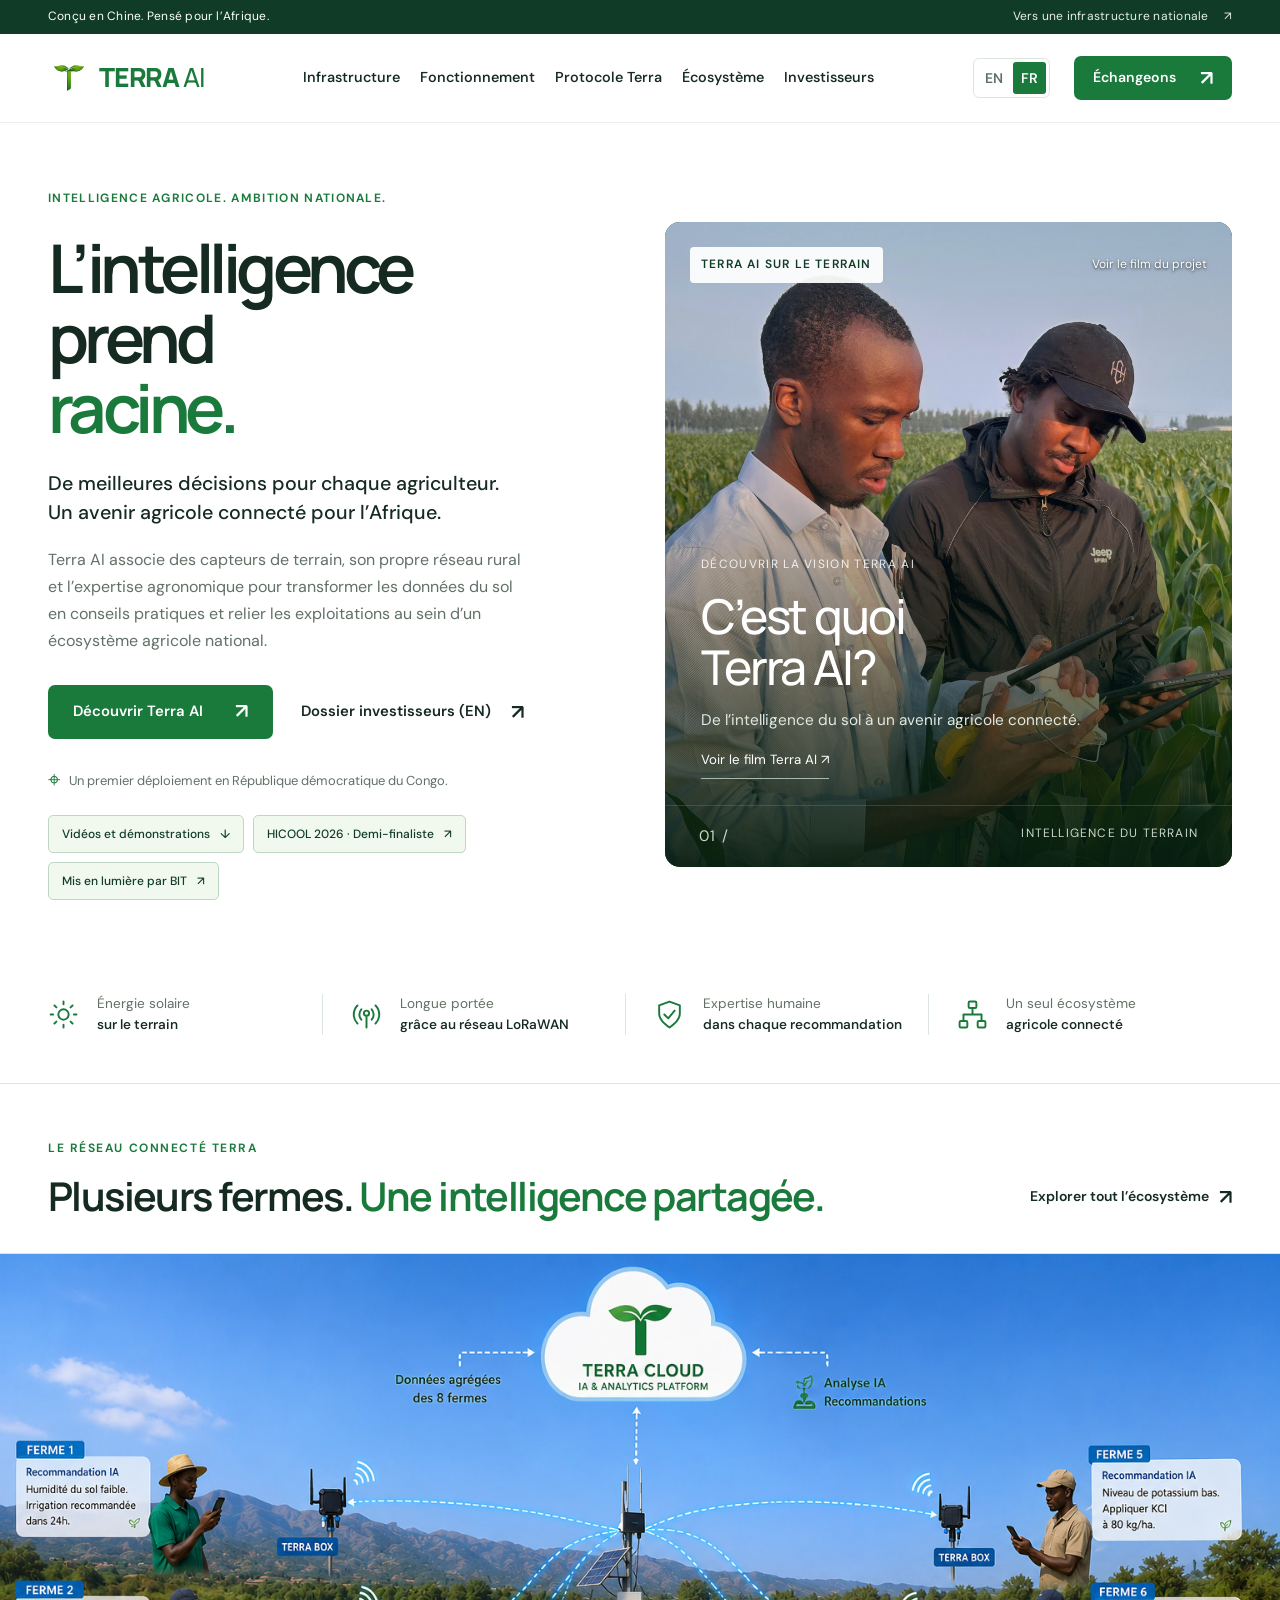
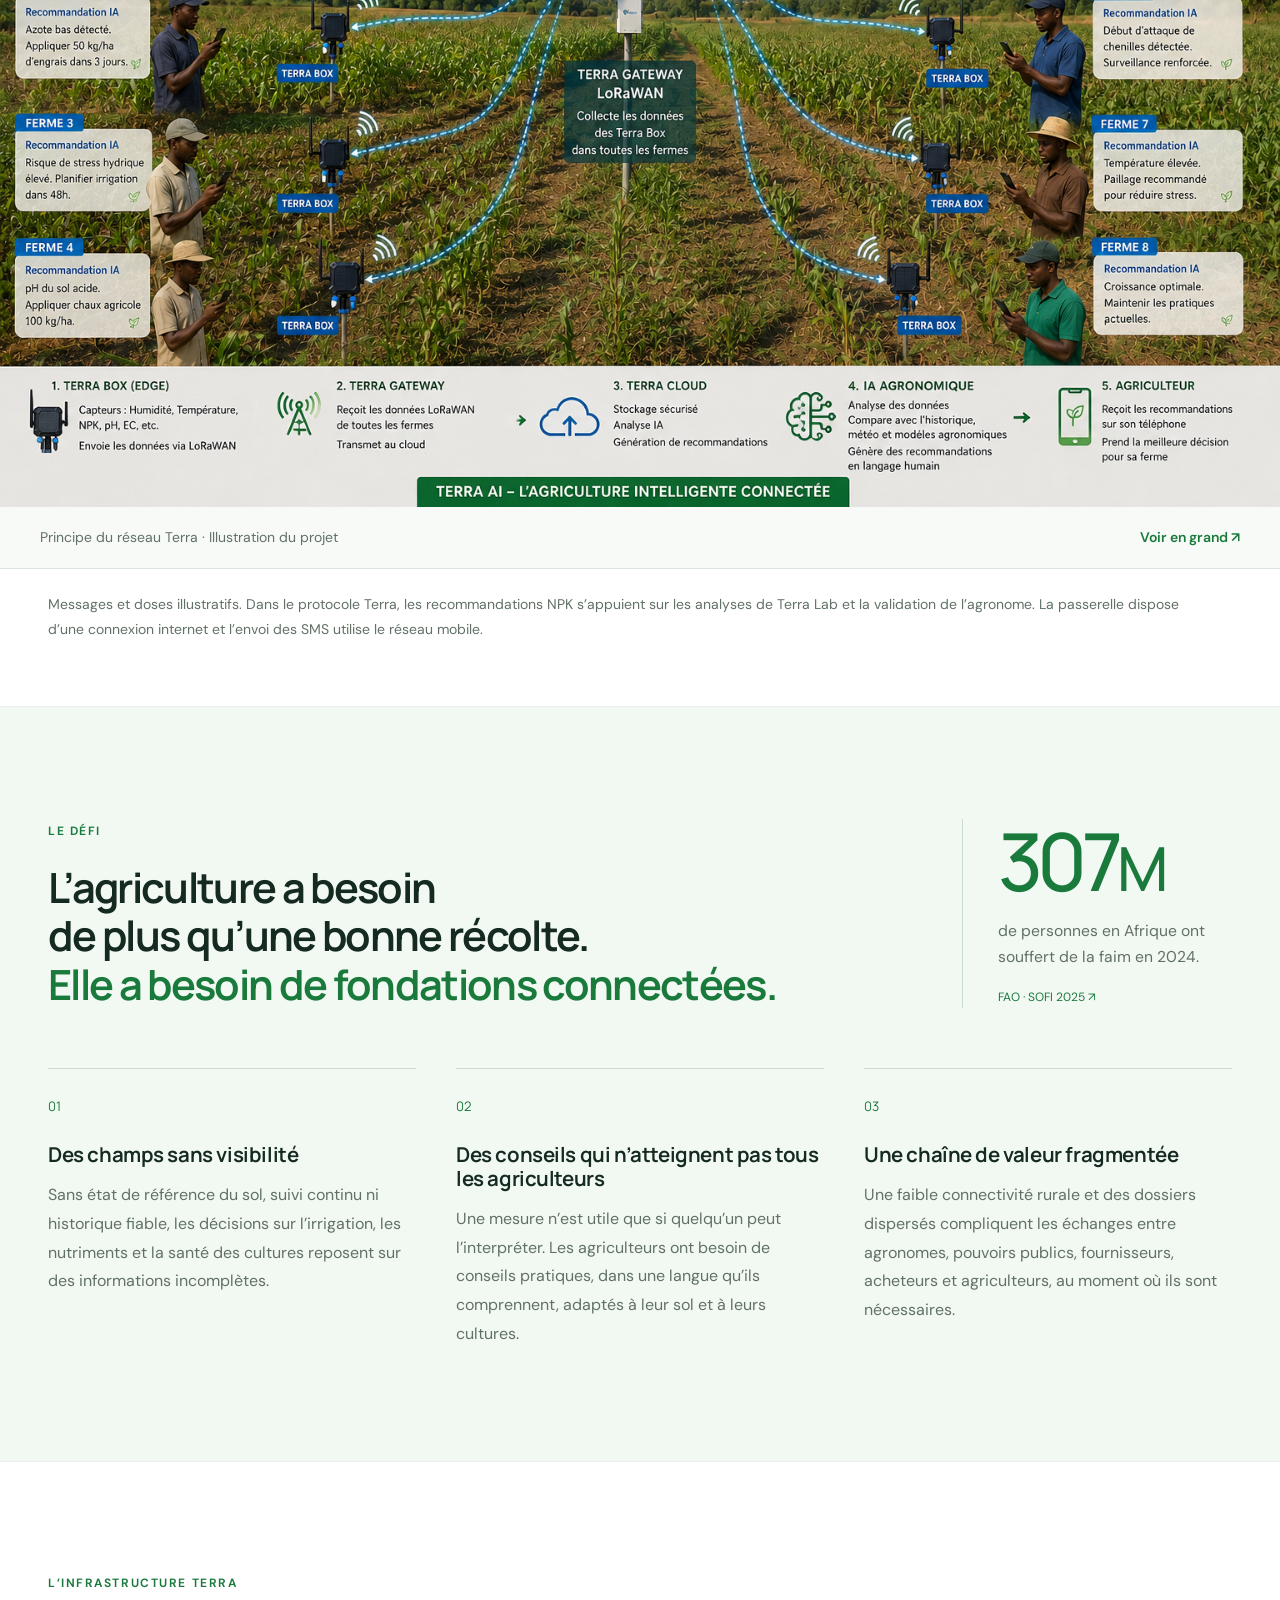
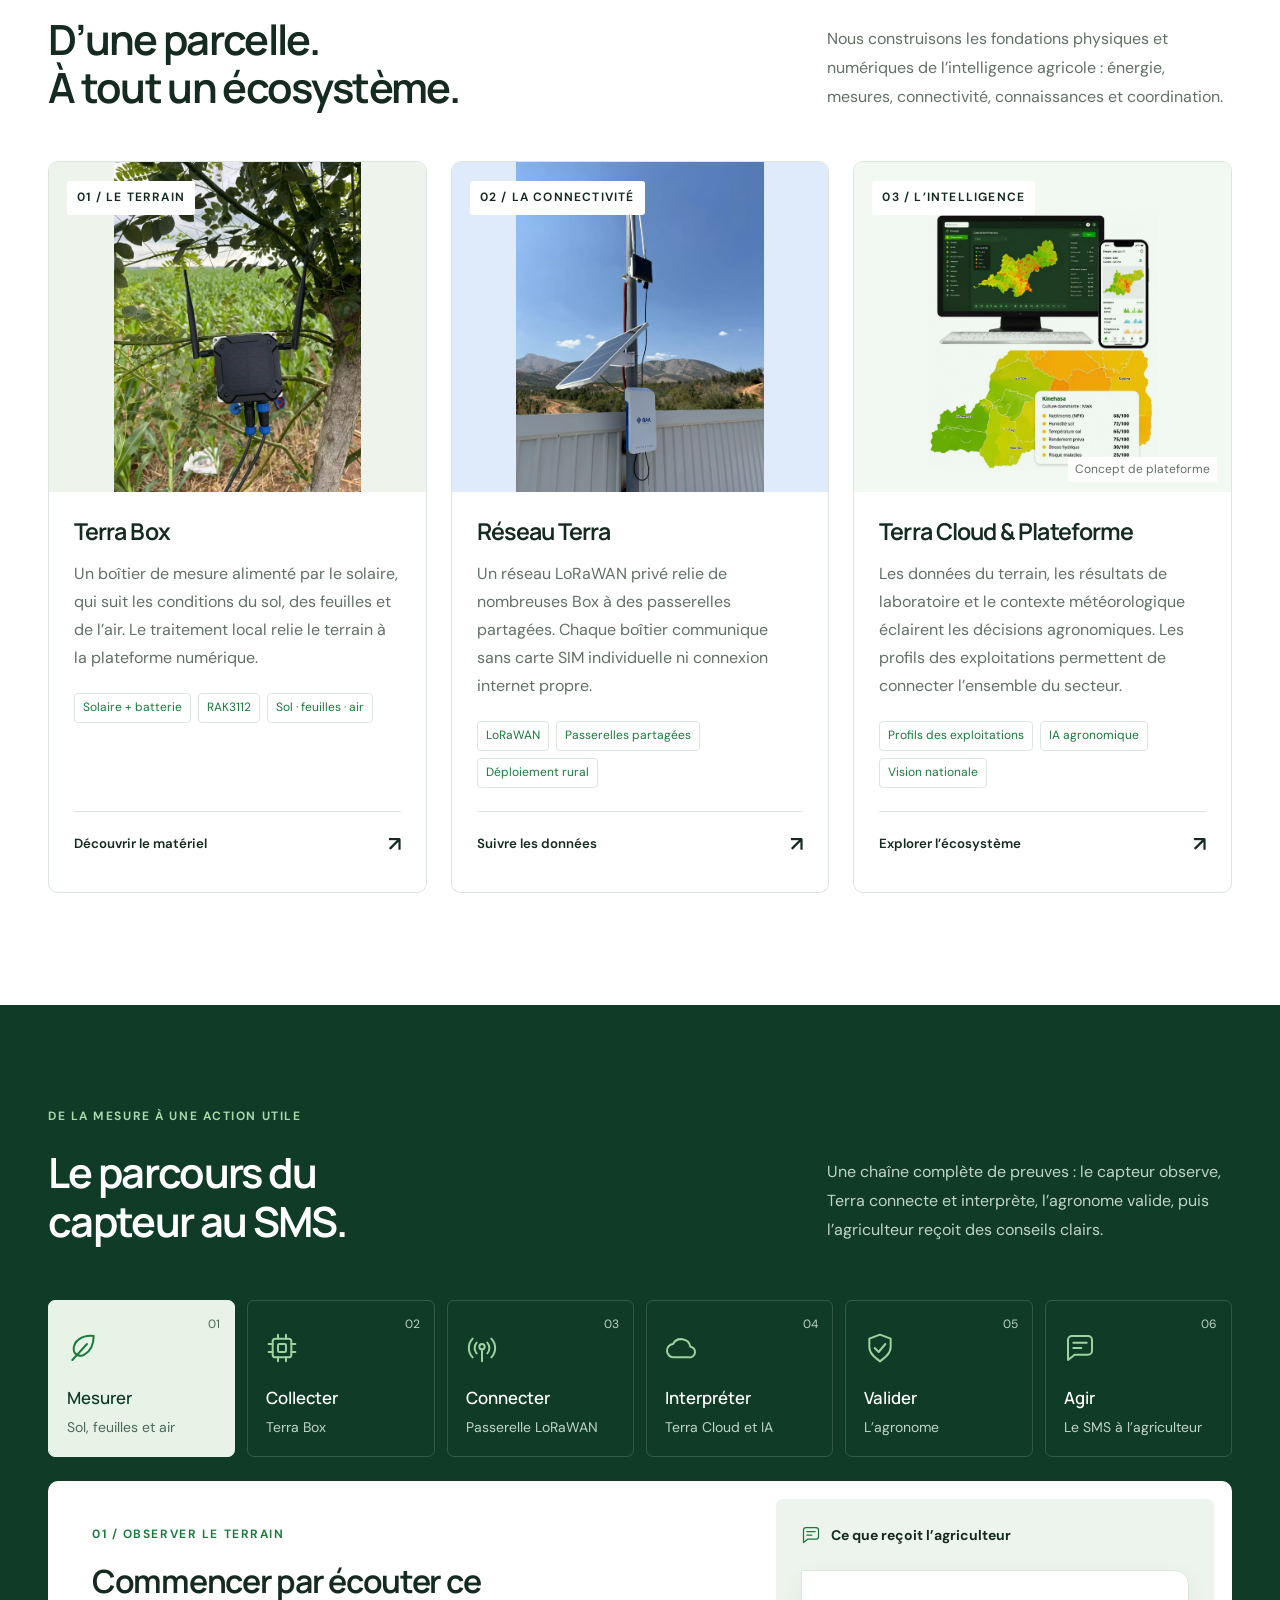
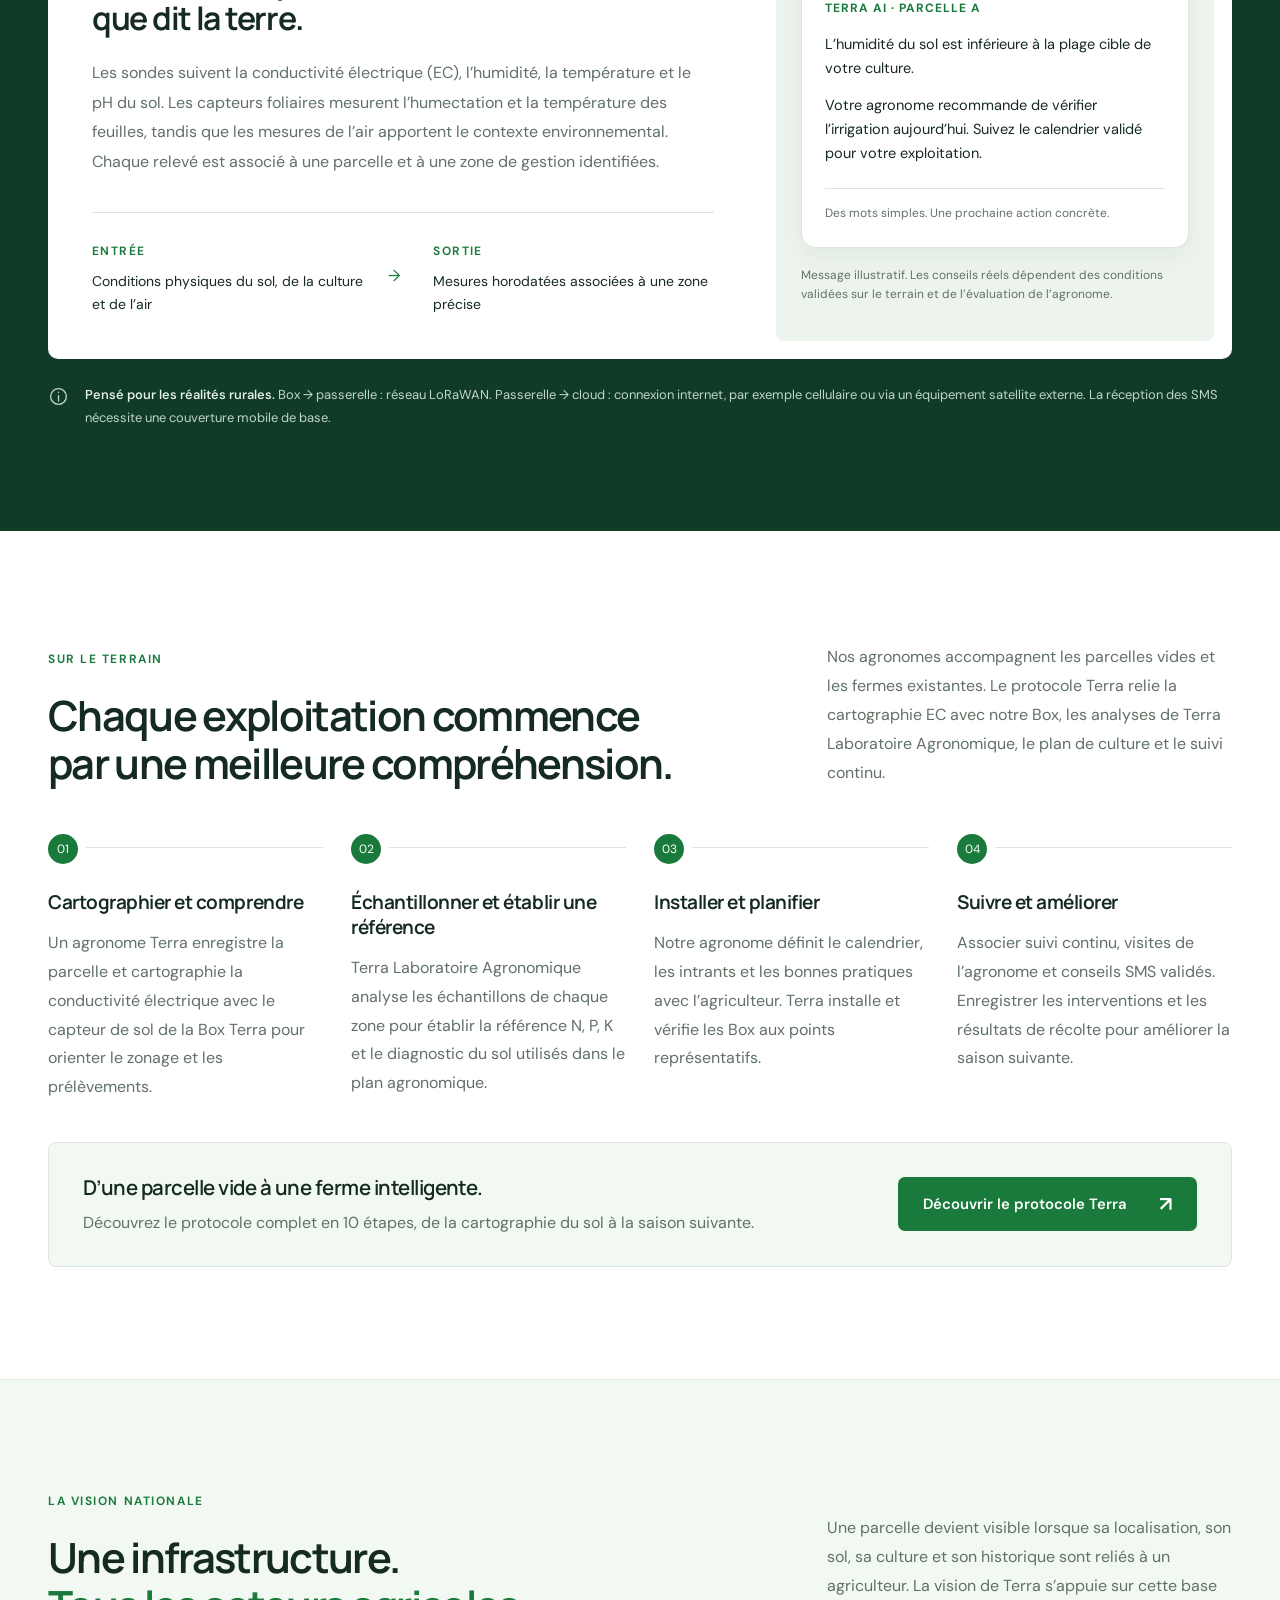
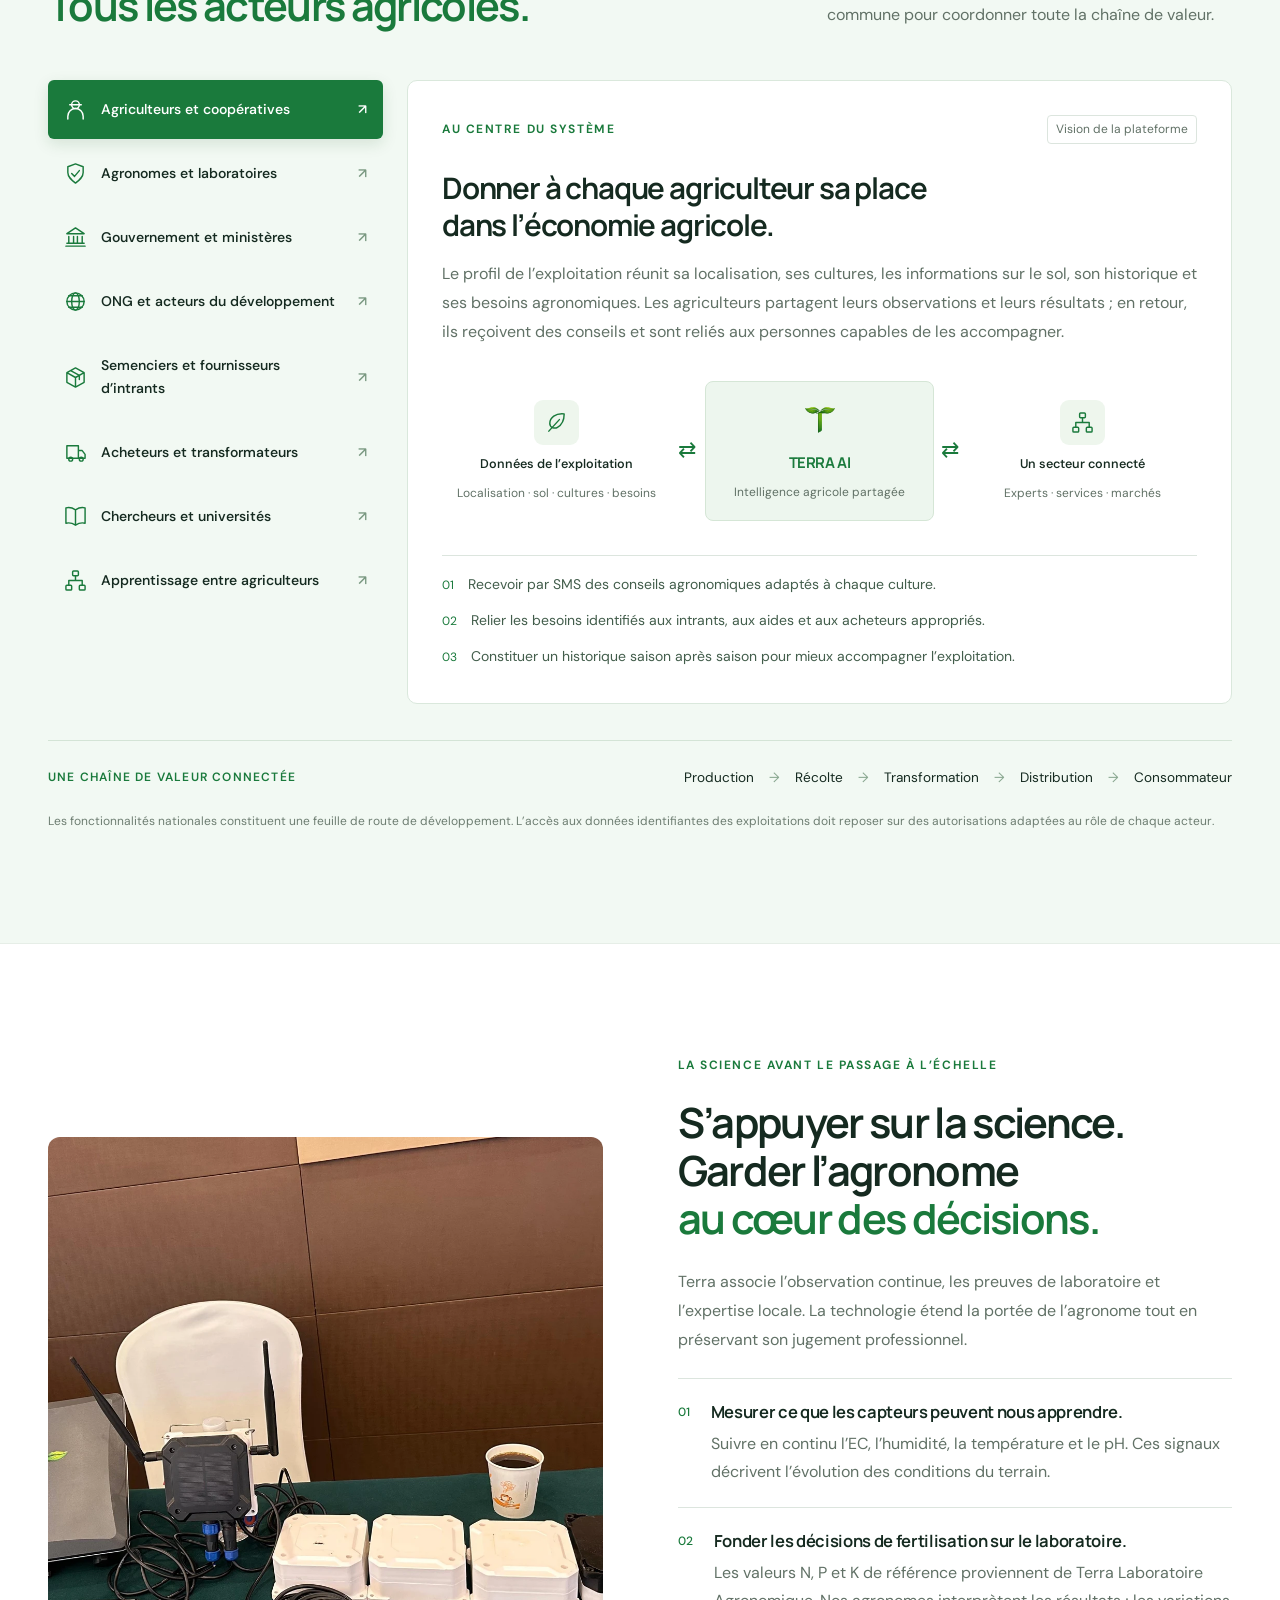
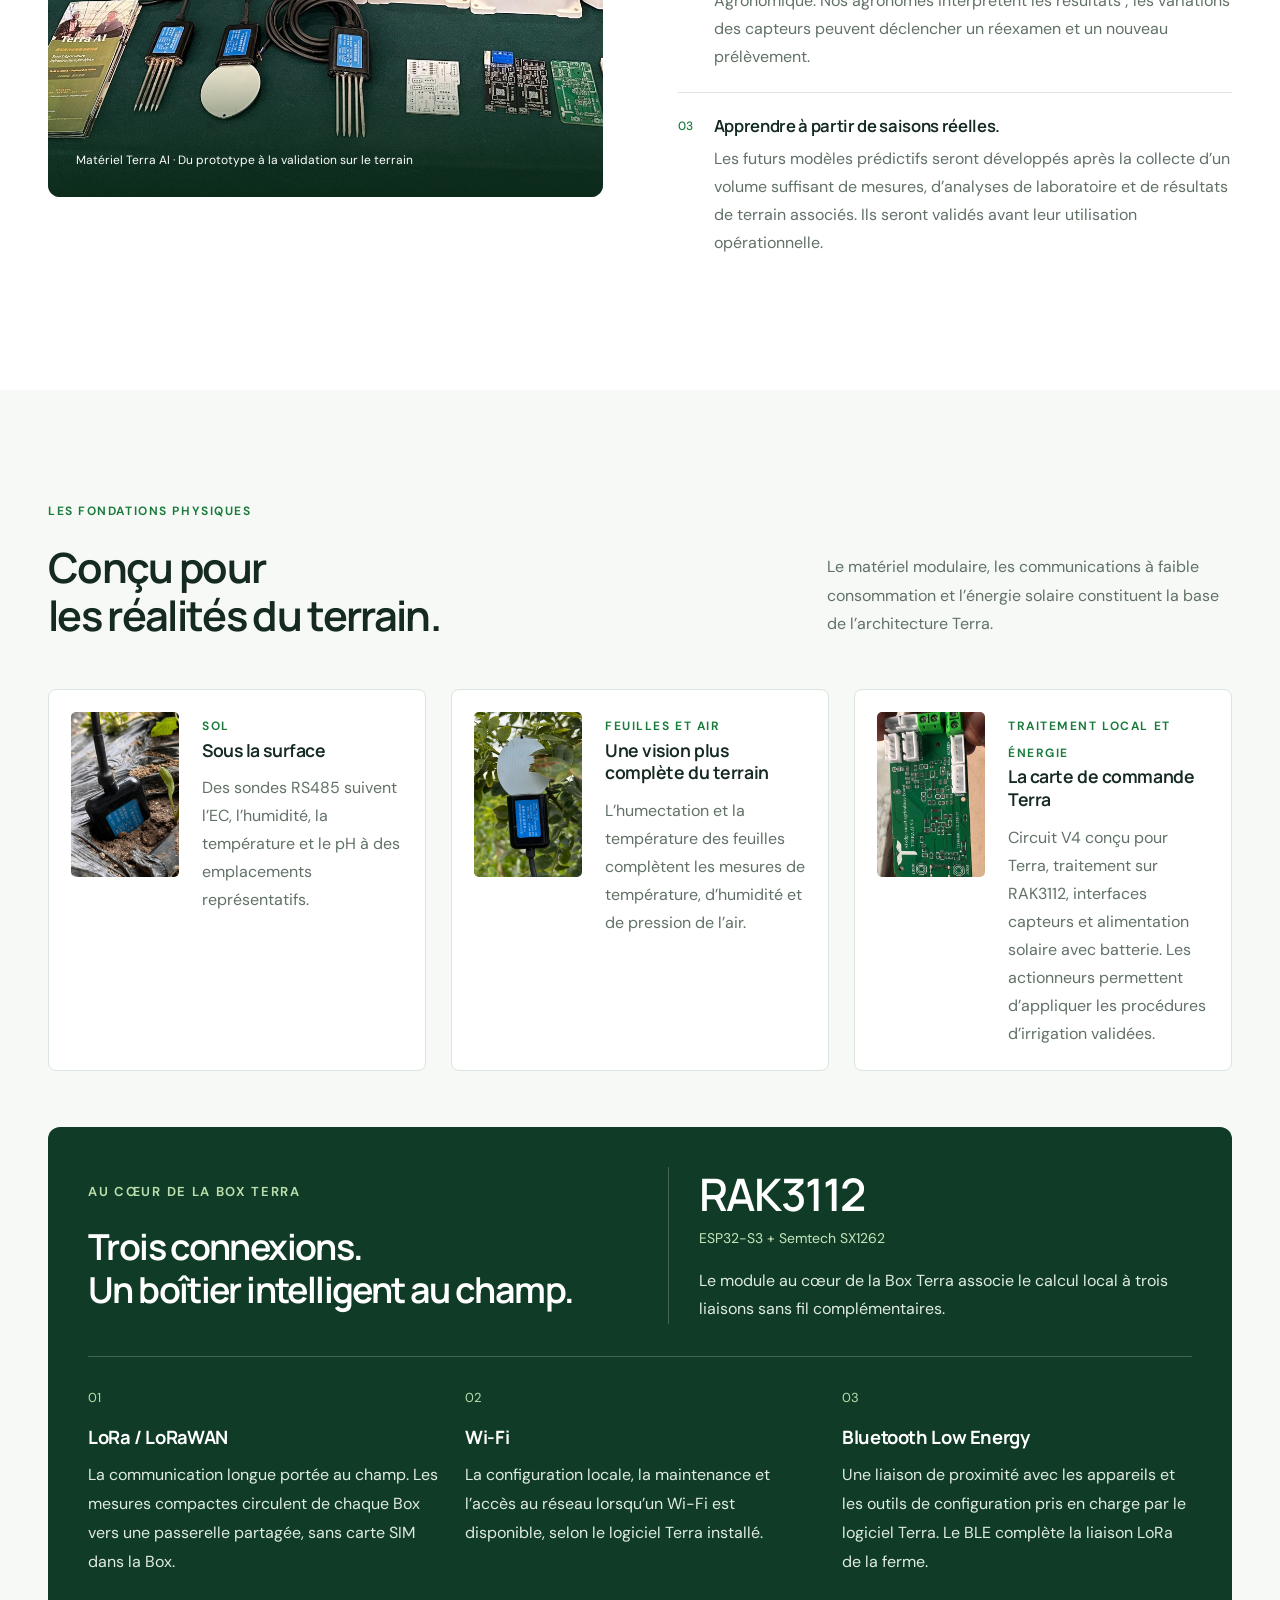
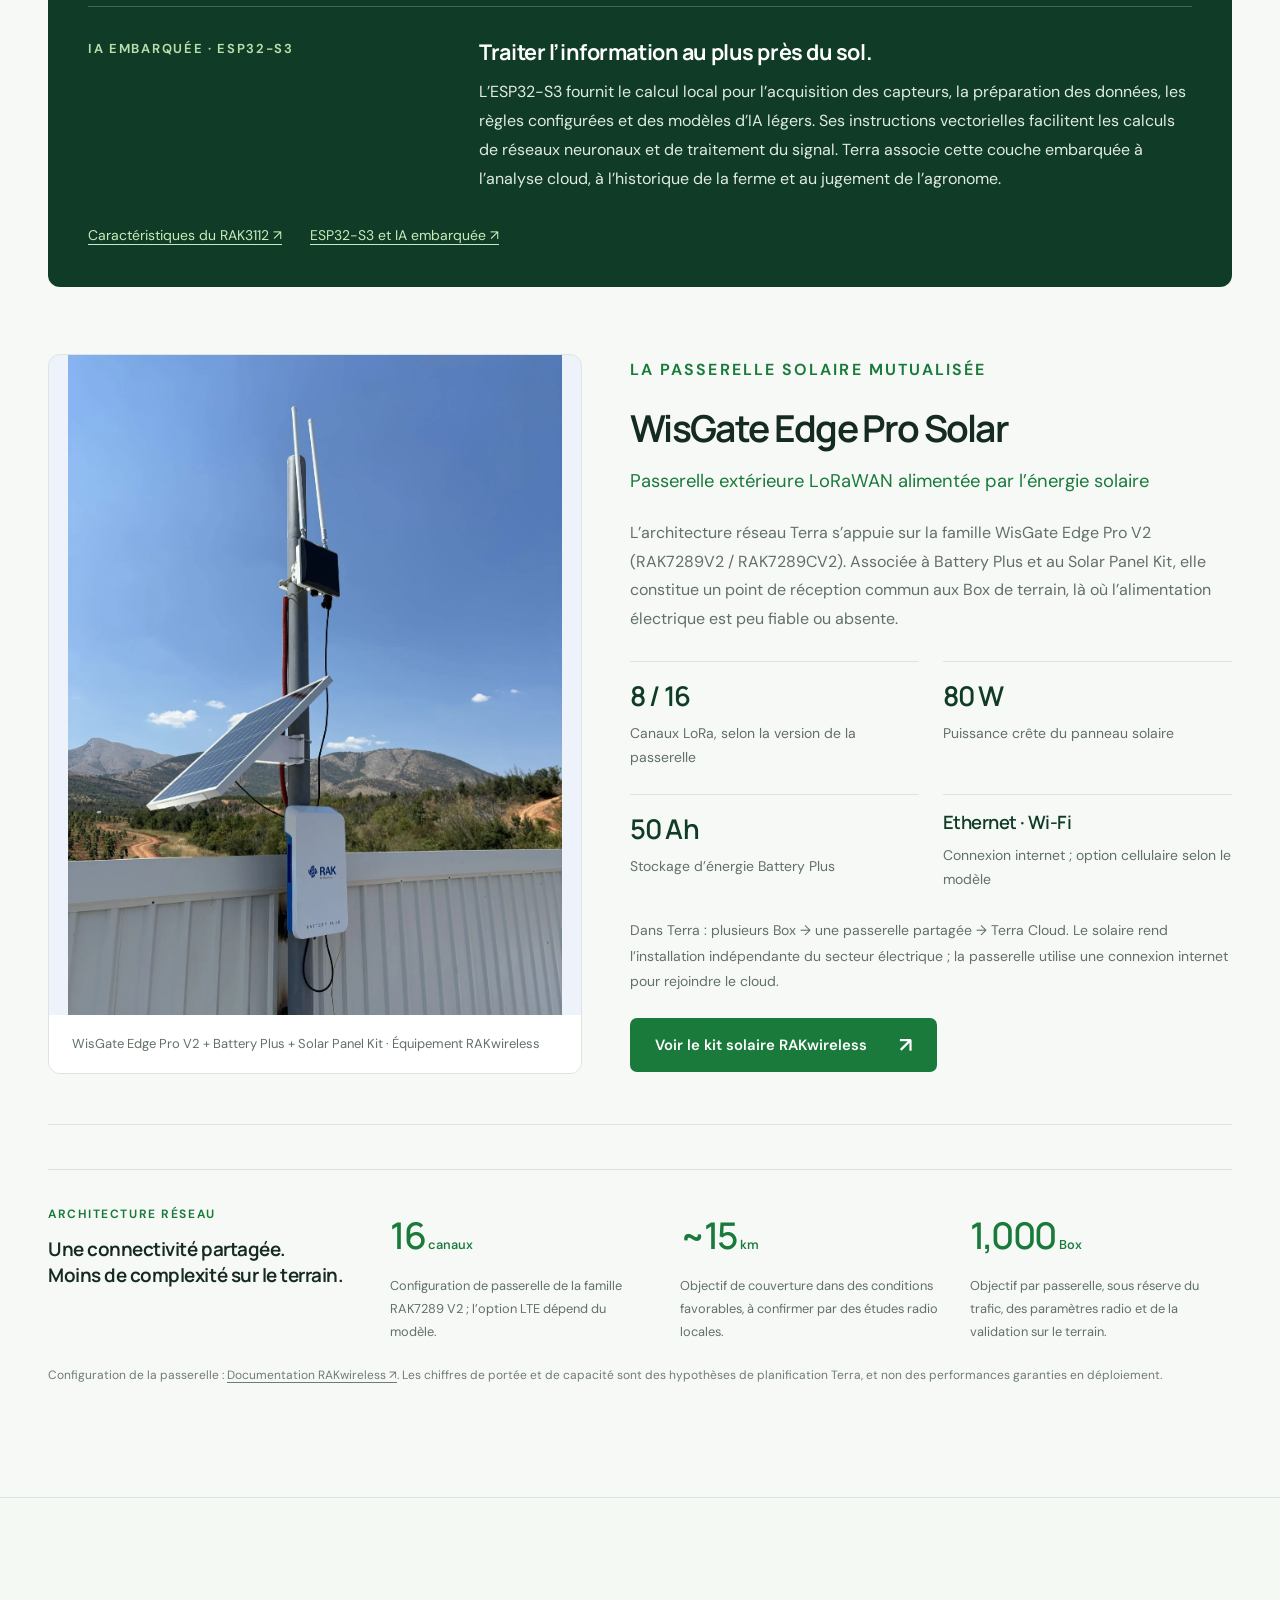
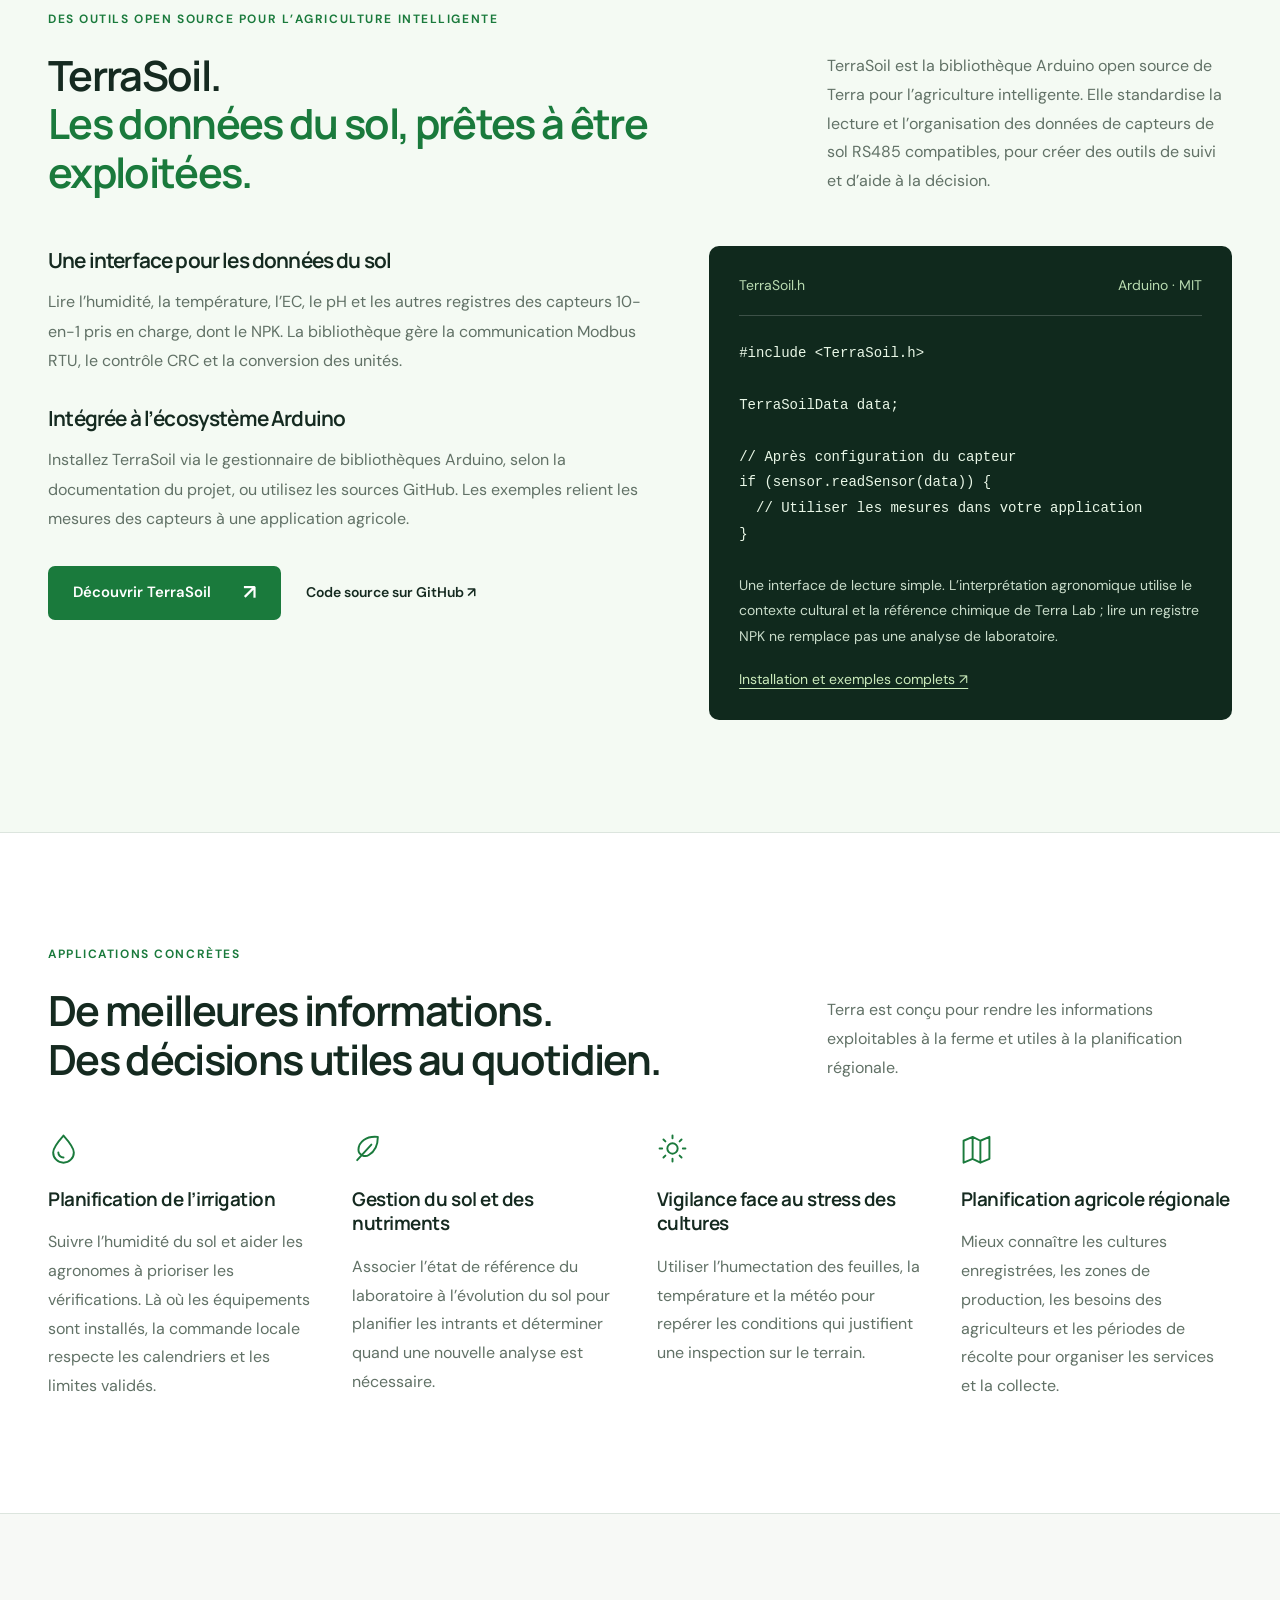
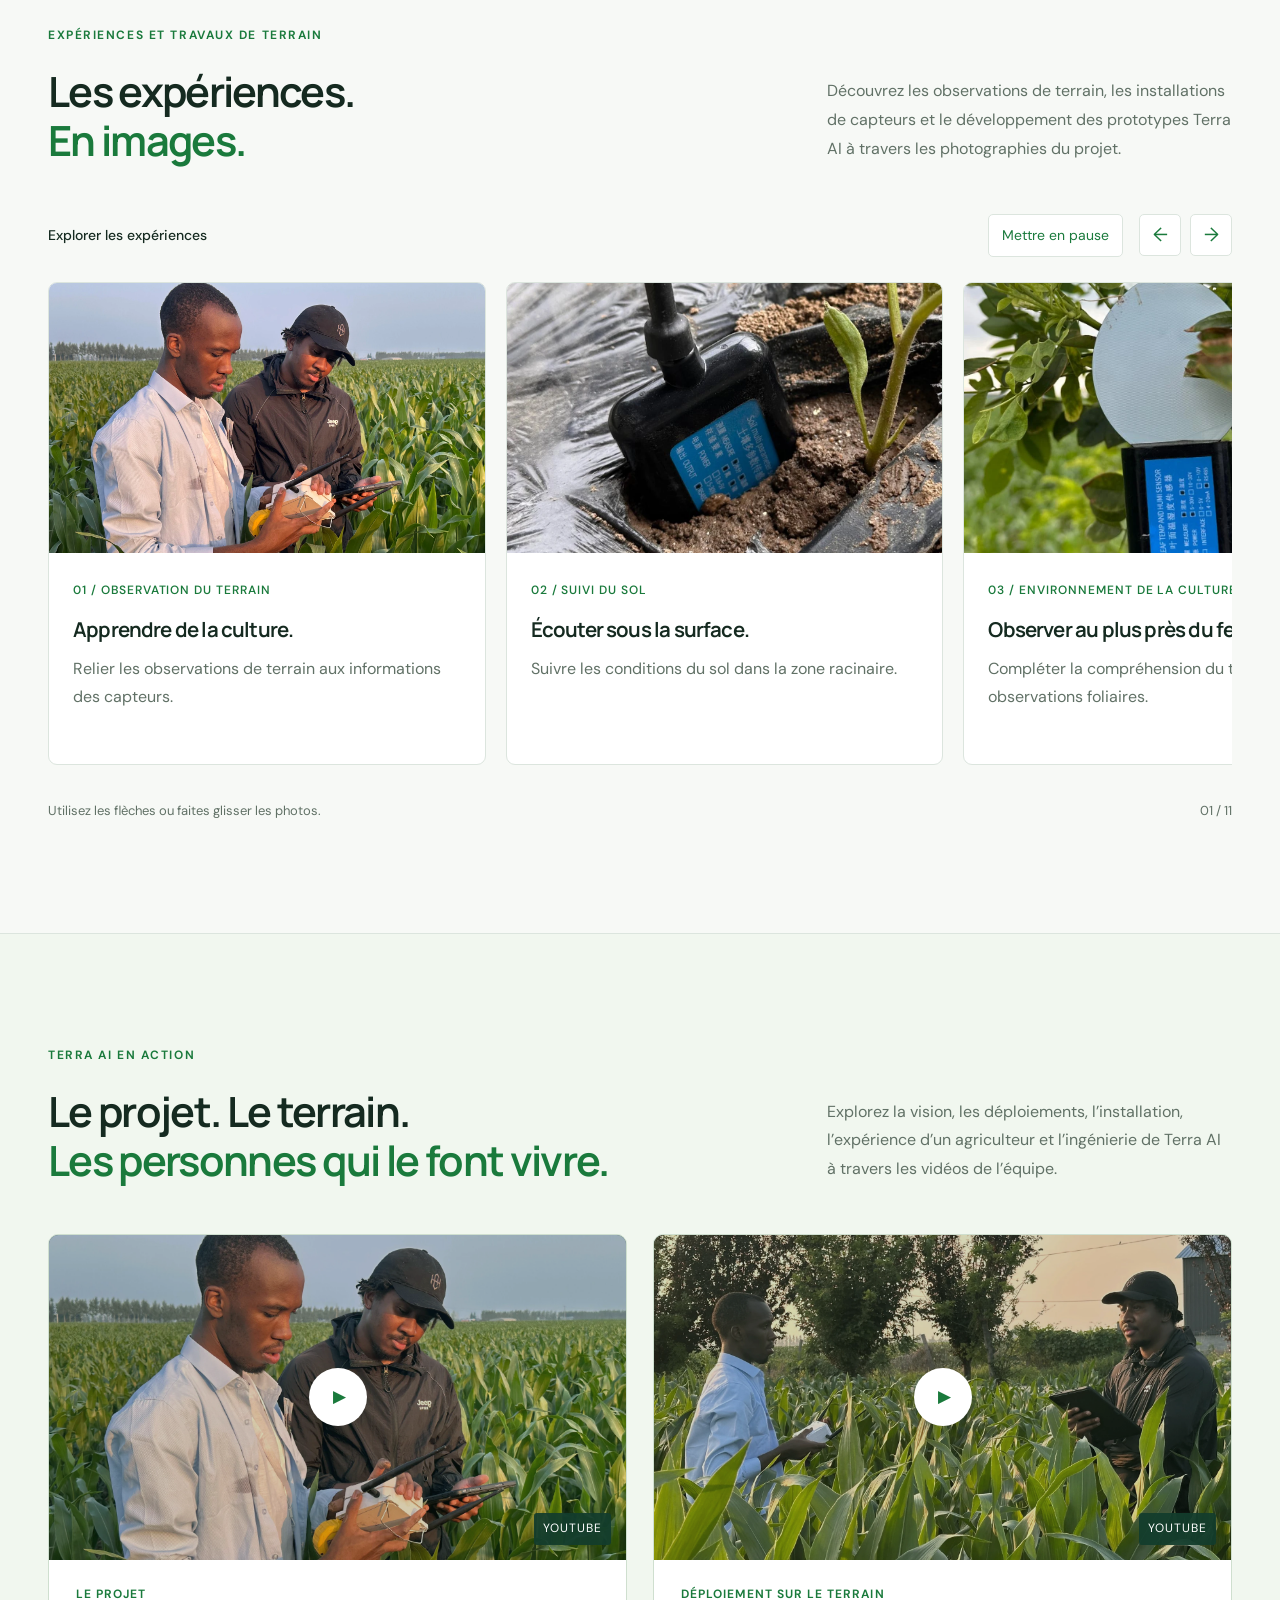
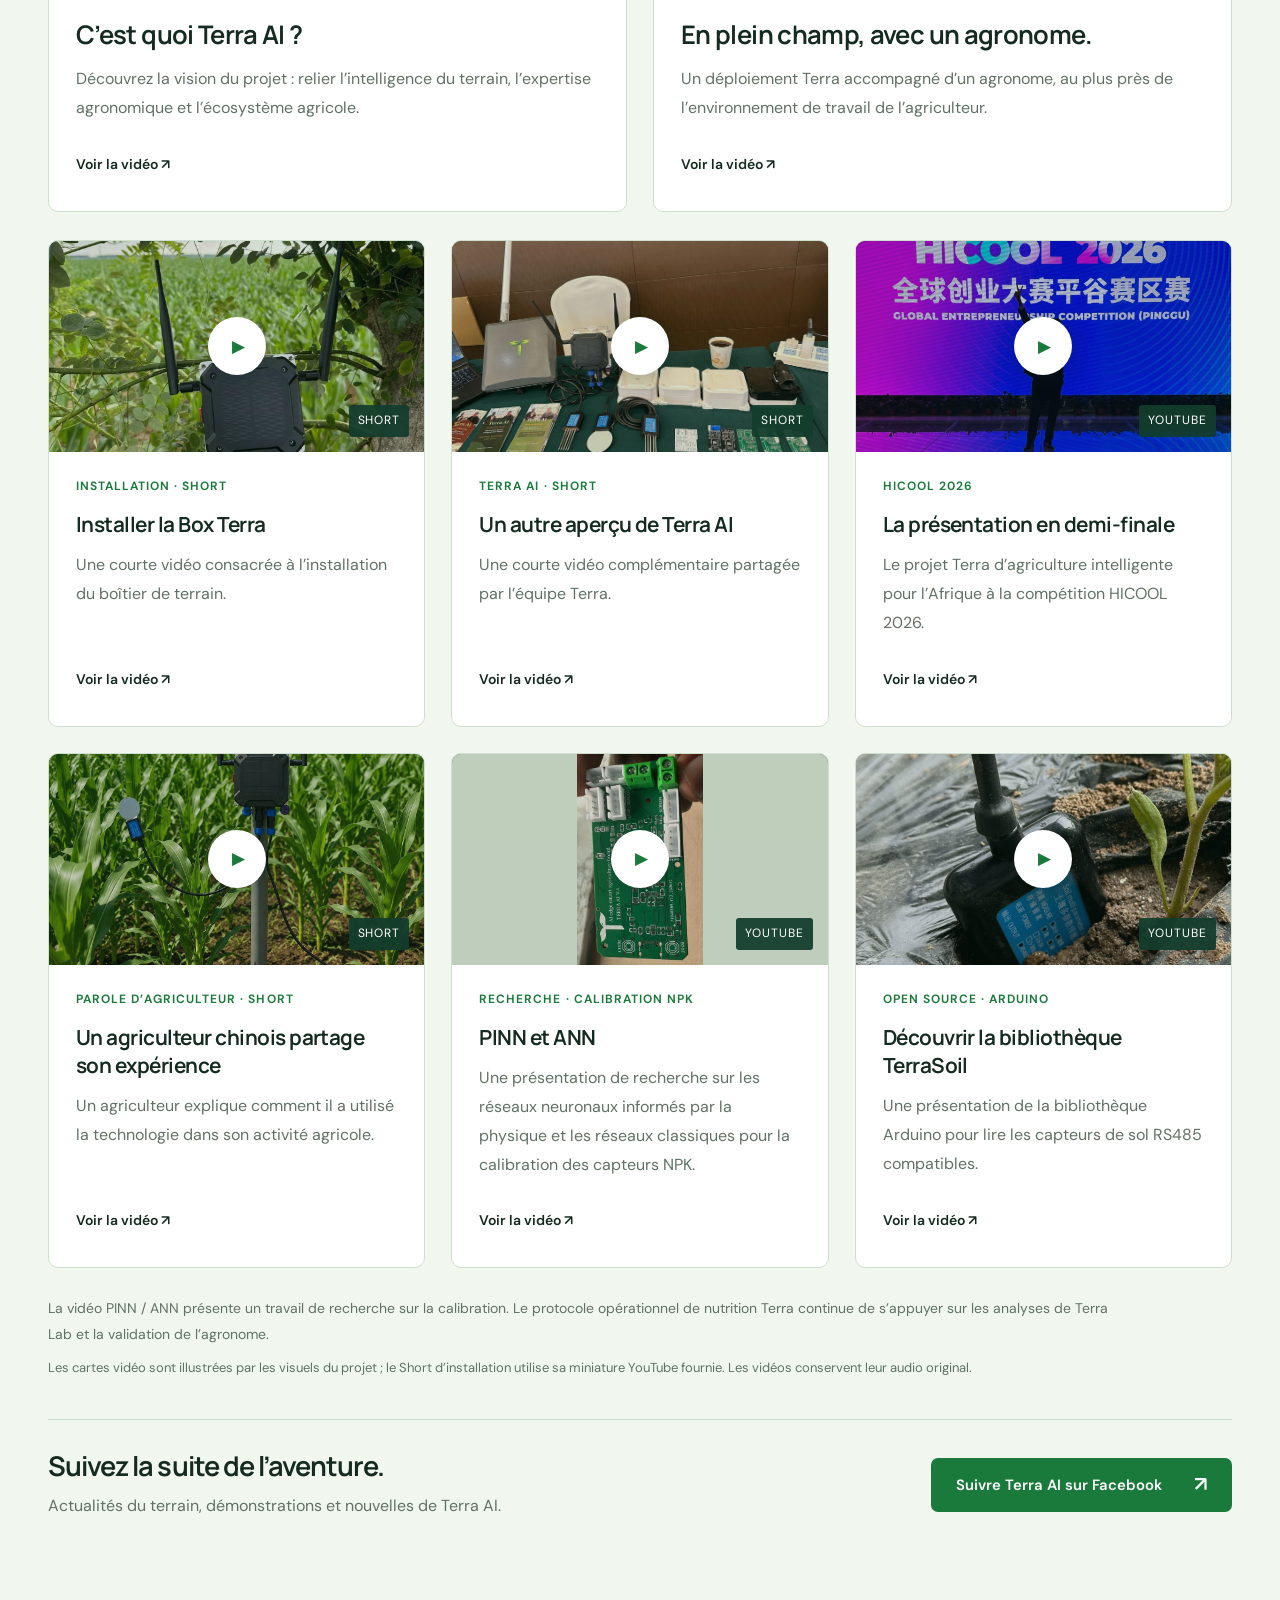
<file: fr.html>
<!DOCTYPE html>
<html lang="fr">
<head>
  <meta charset="UTF-8">
  <meta name="viewport" content="width=device-width, initial-scale=1.0">
  <meta name="theme-color" content="#1a7a3c">
  <meta name="description" content="Terra AI développe l’infrastructure d’intelligence agricole de l’Afrique : capteurs solaires, réseau LoRaWAN, conseils SMS validés par des agronomes et écosystème agricole national connecté.">
  <title>Terra AI — L’infrastructure d’intelligence agricole pour l’Afrique</title>
  <link rel="icon" type="image/svg+xml" href="data:image/svg+xml,%3Csvg xmlns=&#x27;http://www.w3.org/2000/svg&#x27; viewBox=&#x27;0 0 64 64&#x27;%3E%3Crect width=&#x27;64&#x27; height=&#x27;64&#x27; rx=&#x27;16&#x27; fill=&#x27;%231a7a3c&#x27;/%3E%3Cpath d=&#x27;M17 19h30v8H36v23h-8V27H17z&#x27; fill=&#x27;white&#x27;/%3E%3C/svg%3E">
  <link rel="stylesheet" href="styles.css">
  <link rel="stylesheet" href="visuals.css">
  <link rel="stylesheet" href="technology.css">
  <script src="i18n.js" defer></script>
  <script src="app.js" defer></script>
  <script src="videos.js" defer></script>
</head>
<body>
  <a class="skip-link" href="#main">Aller au contenu</a>
  <div class="announcement"><div class="wrap"><span>Conçu en Chine. Pensé pour l’Afrique.</span><a href="#roadmap">Vers une infrastructure nationale <span aria-hidden="true">↗</span></a></div></div>
  <header class="header">
    <div class="wrap nav-wrap">
      <a class="brand" href="#" aria-label="Accueil Terra AI"><img src="assets/terra-logo.png" width="48" height="48" alt=""><span>TERRA<span class="brand-ai"> AI</span></span></a>
      <button class="menu-toggle" aria-expanded="false" aria-controls="main-nav" aria-label="Ouvrir le menu"><span></span><span></span></button>
      <nav id="main-nav" aria-label="Navigation principale">
        <a href="#infrastructure">Infrastructure</a><a href="#how-it-works">Fonctionnement</a><a href="protocole.html">Protocole Terra</a><a href="#ecosystem">Écosystème</a><a href="#investors">Investisseurs</a>
      </nav>
      <div class="language-switch" role="group" aria-label="Langue du site"><a href="index.html" lang="en" hreflang="en" aria-label="Read in English">EN</a><a href="fr.html" lang="fr" hreflang="fr" aria-label="Lire en français" aria-current="page">FR</a></div>
      <a class="button button-small nav-cta" href="#contact">Échangeons <span aria-hidden="true">↗</span></a>
    </div>
  </header>

  <main id="main">
    <section class="hero wrap" aria-labelledby="hero-title">
      <div class="hero-copy">
        <p class="eyebrow">INTELLIGENCE AGRICOLE. AMBITION NATIONALE.</p>
        <h1 id="hero-title">L’intelligence<br>prend<br><em>racine.</em></h1>
        <p class="hero-description">De meilleures décisions pour chaque agriculteur.<br>Un avenir agricole connecté pour l’Afrique.</p>
        <p class="hero-detail">Terra AI associe des capteurs de terrain, son propre réseau rural et l’expertise agronomique pour transformer les données du sol en conseils pratiques et relier les exploitations au sein d’un écosystème agricole national.</p>
        <div class="hero-actions"><a class="button" href="#infrastructure">Découvrir Terra AI <span aria-hidden="true">↗</span></a><a class="text-link" href="assets/Terra-AI-Investor-Brief.pdf" target="_blank" rel="noopener">Dossier investisseurs (EN) <span aria-hidden="true">↗</span></a></div>
        <div class="hero-location"><span class="location-mark" aria-hidden="true">⌖</span> Un premier déploiement en République démocratique du Congo.</div>
        <div class="hero-milestones"><a href="#videos">Vidéos et démonstrations <span aria-hidden="true">↓</span></a><a href="#progress">HICOOL 2026 · Demi-finaliste <span aria-hidden="true">↗</span></a><a href="#progress">Mis en lumière par BIT <span aria-hidden="true">↗</span></a></div>
      </div>
      <div class="hero-media" id="terra-film" aria-label="Film de présentation de Terra AI">
        <img class="hero-photo" src="assets/terra-field.webp" width="1700" height="1275" alt="L’équipe Terra AI observe des cultures et un capteur dans un champ de maïs" fetchpriority="high">
        <div class="hero-media-shade"></div>
        <div class="film-top"><span class="photo-tag">TERRA AI SUR LE TERRAIN</span><span class="film-status" id="film-status">Voir · C’est quoi Terra AI ?</span></div>
        <div class="film-caption"><span class="film-kicker">DÉCOUVRIR LA VISION TERRA AI</span><h2>C’est quoi<br>Terra AI?</h2><p>De l’intelligence du sol à un avenir agricole connecté.</p><a class="film-action" id="film-action" href="https://www.youtube.com/watch?v=OK0nKGFt8v4" target="_blank" rel="noopener">Voir la présentation <span aria-hidden="true">▶</span></a></div>
        <div class="hero-corner"><span>01 /</span><span>INTELLIGENCE DU TERRAIN</span></div>
      </div>
    </section>

    <div class="principles wrap" aria-label="Principes fondamentaux">
      <div><span class="line-icon" data-icon="sun"></span><span>Énergie solaire<br><b>sur le terrain</b></span></div>
      <div><span class="line-icon" data-icon="radio"></span><span>Longue portée<br><b>grâce au réseau LoRaWAN</b></span></div>
      <div><span class="line-icon" data-icon="check"></span><span>Expertise humaine<br><b>dans chaque recommandation</b></span></div>
      <div><span class="line-icon" data-icon="network"></span><span>Un seul écosystème<br><b>agricole connecté</b></span></div>
    </div>

    <section class="ecosystem-overview" id="ecosystem-overview" aria-labelledby="ecosystem-overview-title">
      <div class="wrap ecosystem-overview-heading"><div><p class="eyebrow">LE RÉSEAU CONNECTÉ TERRA</p><h2 id="ecosystem-overview-title">Plusieurs fermes. <em>Une intelligence partagée.</em></h2></div><a class="text-link" href="#ecosystem">Explorer tout l’écosystème <span aria-hidden="true">↗</span></a></div>
      <figure class="ecosystem-panorama"><a href="assets/terra-ecosystem-overview.png" target="_blank" rel="noopener" aria-label="Ouvrir l’illustration complète de l’écosystème Terra"><img src="assets/terra-ecosystem-overview.png" width="1536" height="1024" loading="lazy" alt="Illustration de principe de huit fermes reliées par leurs Box Terra, une passerelle LoRaWAN mutualisée et Terra Cloud, avec des conseils reçus sur téléphone"></a><figcaption><span>Principe du réseau Terra · Illustration du projet</span><a href="assets/terra-ecosystem-overview.png" target="_blank" rel="noopener">Voir en grand ↗</a></figcaption></figure>
      <div class="wrap"><p class="ecosystem-illustration-note">Messages et doses illustratifs. Dans le protocole Terra, les recommandations NPK s’appuient sur les analyses de Terra Lab et la validation de l’agronome. La passerelle dispose d’une connexion internet et l’envoi des SMS utilise le réseau mobile.</p></div>
    </section>

    <section class="section challenge" id="challenge">
      <div class="wrap">
        <div class="section-heading"><div><p class="eyebrow">LE DÉFI</p><h2>L’agriculture a besoin<br>de plus qu’une bonne récolte.<br><span class="text-green">Elle a besoin de fondations connectées.</span></h2></div><div class="challenge-stat"><strong>307<span>M</span></strong><p>de personnes en Afrique ont souffert de la faim en 2024.</p><a href="https://www.fao.org/newsroom/detail/global-hunger-declines--but-rises-in-africa-and-western-asia--un-report/" target="_blank" rel="noopener">FAO · SOFI 2025 <span aria-hidden="true">↗</span></a></div></div>
        <div class="challenge-grid">
          <article><span class="section-number">01</span><h3>Des champs sans visibilité</h3><p>Sans état de référence du sol, suivi continu ni historique fiable, les décisions sur l’irrigation, les nutriments et la santé des cultures reposent sur des informations incomplètes.</p></article>
          <article><span class="section-number">02</span><h3>Des conseils qui n’atteignent pas tous les agriculteurs</h3><p>Une mesure n’est utile que si quelqu’un peut l’interpréter. Les agriculteurs ont besoin de conseils pratiques, dans une langue qu’ils comprennent, adaptés à leur sol et à leurs cultures.</p></article>
          <article><span class="section-number">03</span><h3>Une chaîne de valeur fragmentée</h3><p>Une faible connectivité rurale et des dossiers dispersés compliquent les échanges entre agronomes, pouvoirs publics, fournisseurs, acheteurs et agriculteurs, au moment où ils sont nécessaires.</p></article>
        </div>
      </div>
    </section>

    <section class="section wrap" id="infrastructure">
      <div class="section-heading"><div><p class="eyebrow">L’INFRASTRUCTURE TERRA</p><h2>D’une parcelle.<br>À tout un écosystème.</h2></div><p class="section-intro">Nous construisons les fondations physiques et numériques de l’intelligence agricole : énergie, mesures, connectivité, connaissances et coordination.</p></div>
      <div class="product-grid">
        <article class="product-card"><div class="product-photo"><img src="assets/terra-box-field-current.webp" width="1200" height="1600" loading="lazy" alt="Box Terra installée sur le terrain avec ses antennes et ses câbles de capteurs"><span class="product-label">01 / LE TERRAIN</span></div><div class="product-body"><h3>Terra Box</h3><p>Un boîtier de mesure alimenté par le solaire, qui suit les conditions du sol, des feuilles et de l’air. Le traitement local relie le terrain à la plateforme numérique.</p><div class="tags"><span>Solaire + batterie</span><span>RAK3112</span><span>Sol · feuilles · air</span></div><a class="text-link" href="#hardware">Découvrir le matériel <span aria-hidden="true">↗</span></a></div></article>
        <article class="product-card"><div class="product-photo"><img src="assets/wisgate-edge-pro-solar.webp" width="1199" height="1600" loading="lazy" alt="WisGate Edge Pro V2 avec Battery Plus et panneau solaire"><span class="product-label">02 / LA CONNECTIVITÉ</span></div><div class="product-body"><h3>Réseau Terra</h3><p>Un réseau LoRaWAN privé relie de nombreuses Box à des passerelles partagées. Chaque boîtier communique sans carte SIM individuelle ni connexion internet propre.</p><div class="tags"><span>LoRaWAN</span><span>Passerelles partagées</span><span>Déploiement rural</span></div><a class="text-link" href="#how-it-works">Suivre les données <span aria-hidden="true">↗</span></a></div></article>
        <article class="product-card"><div class="product-photo platform-photo"><img src="assets/platform-concept.webp" width="1177" height="1337" loading="lazy" alt="Concept de la plateforme Terra présentant des cartes agricoles et des informations sur les exploitations"><span class="product-label">03 / L’INTELLIGENCE</span><span class="concept-label">Concept de plateforme</span></div><div class="product-body"><h3>Terra Cloud &amp; Plateforme</h3><p>Les données du terrain, les résultats de laboratoire et le contexte météorologique éclairent les décisions agronomiques. Les profils des exploitations permettent de connecter l’ensemble du secteur.</p><div class="tags"><span>Profils des exploitations</span><span>IA agronomique</span><span>Vision nationale</span></div><a class="text-link" href="#ecosystem">Explorer l’écosystème <span aria-hidden="true">↗</span></a></div></article>
      </div>
    </section>

    <section class="pipeline-section" id="how-it-works">
      <div class="wrap">
        <div class="section-heading"><div><p class="eyebrow">DE LA MESURE À UNE ACTION UTILE</p><h2>Le parcours du<br>capteur au SMS.</h2></div><p class="section-intro">Une chaîne complète de preuves : le capteur observe, Terra connecte et interprète, l’agronome valide, puis l’agriculteur reçoit des conseils clairs.</p></div>
        <div class="pipeline-tabs" role="tablist" aria-label="Explorer le parcours du capteur au SMS">
          <button role="tab" id="step-tab-0" aria-controls="pipeline-panel" aria-selected="true" tabindex="0" data-step="0"><span>01</span><span class="line-icon" data-icon="leaf"></span><b>Mesurer</b><small>Sol, feuilles et air</small></button>
          <button role="tab" id="step-tab-1" aria-controls="pipeline-panel" aria-selected="false" tabindex="-1" data-step="1"><span>02</span><span class="line-icon" data-icon="chip"></span><b>Collecter</b><small>Terra Box</small></button>
          <button role="tab" id="step-tab-2" aria-controls="pipeline-panel" aria-selected="false" tabindex="-1" data-step="2"><span>03</span><span class="line-icon" data-icon="radio"></span><b>Connecter</b><small>Passerelle LoRaWAN</small></button>
          <button role="tab" id="step-tab-3" aria-controls="pipeline-panel" aria-selected="false" tabindex="-1" data-step="3"><span>04</span><span class="line-icon" data-icon="cloud"></span><b>Interpréter</b><small>Terra Cloud et IA</small></button>
          <button role="tab" id="step-tab-4" aria-controls="pipeline-panel" aria-selected="false" tabindex="-1" data-step="4"><span>05</span><span class="line-icon" data-icon="check"></span><b>Valider</b><small>L’agronome</small></button>
          <button role="tab" id="step-tab-5" aria-controls="pipeline-panel" aria-selected="false" tabindex="-1" data-step="5"><span>06</span><span class="line-icon" data-icon="message"></span><b>Agir</b><small>Le SMS à l’agriculteur</small></button>
        </div>
        <div class="pipeline-panel" id="pipeline-panel" role="tabpanel" aria-labelledby="step-tab-0" tabindex="0"><div class="pipeline-detail"><p class="eyebrow" id="pipeline-kicker">01 / OBSERVER LE TERRAIN</p><h3 id="pipeline-title">Commencer par écouter ce que dit la terre.</h3><p id="pipeline-description">Les sondes suivent la conductivité électrique (EC), l’humidité, la température et le pH du sol. Les capteurs foliaires mesurent l’humectation et la température des feuilles, tandis que les mesures de l’air apportent le contexte environnemental. Chaque relevé est associé à une parcelle et à une zone de gestion identifiées.</p><div class="pipeline-io"><div><span>ENTRÉE</span><p id="pipeline-input">Conditions physiques du sol, de la culture et de l’air</p></div><span class="io-arrow" aria-hidden="true">→</span><div><span>SORTIE</span><p id="pipeline-output">Mesures horodatées associées à une zone précise</p></div></div></div><aside class="sms-card"><div class="sms-header"><span class="line-icon" data-icon="message"></span><b>Ce que reçoit l’agriculteur</b></div><div class="sms-bubble"><b>TERRA AI · PARCELLE A</b><p>L’humidité du sol est inférieure à la plage cible de votre culture.</p><p>Votre agronome recommande de vérifier l’irrigation aujourd’hui. Suivez le calendrier validé pour votre exploitation.</p><span>Des mots simples. Une prochaine action concrète.</span></div><p class="sms-note">Message illustratif. Les conseils réels dépendent des conditions validées sur le terrain et de l’évaluation de l’agronome.</p></aside></div>
        <div class="connectivity-note"><span class="line-icon" data-icon="info"></span><p><b>Pensé pour les réalités rurales.</b> Box → passerelle : réseau LoRaWAN. Passerelle → cloud : connexion internet, par exemple cellulaire ou via un équipement satellite externe. La réception des SMS nécessite une couverture mobile de base.</p></div>
      </div>
    </section>

    <section class="section wrap deployment" id="field-procedure">
      <div class="section-heading"><div><p class="eyebrow">SUR LE TERRAIN</p><h2>Chaque exploitation commence<br>par une meilleure compréhension.</h2></div><p class="section-intro">Nos agronomes accompagnent les parcelles vides et les fermes existantes. Le protocole Terra relie la cartographie EC avec notre Box, les analyses de Terra Laboratoire Agronomique, le plan de culture et le suivi continu.</p></div>
      <ol class="field-steps"><li><span>01</span><h3>Cartographier et comprendre</h3><p>Un agronome Terra enregistre la parcelle et cartographie la conductivité électrique avec le capteur de sol de la Box Terra pour orienter le zonage et les prélèvements.</p></li><li><span>02</span><h3>Échantillonner et établir une référence</h3><p>Terra Laboratoire Agronomique analyse les échantillons de chaque zone pour établir la référence N, P, K et le diagnostic du sol utilisés dans le plan agronomique.</p></li><li><span>03</span><h3>Installer et planifier</h3><p>Notre agronome définit le calendrier, les intrants et les bonnes pratiques avec l’agriculteur. Terra installe et vérifie les Box aux points représentatifs.</p></li><li><span>04</span><h3>Suivre et améliorer</h3><p>Associer suivi continu, visites de l’agronome et conseils SMS validés. Enregistrer les interventions et les résultats de récolte pour améliorer la saison suivante.</p></li></ol>
      <div class="protocol-home-link"><div><b>D’une parcelle vide à une ferme intelligente.</b><p>Découvrez le protocole complet en 10 étapes, de la cartographie du sol à la saison suivante.</p></div><a class="button" href="protocole.html">Découvrir le protocole Terra <span aria-hidden="true">↗</span></a></div>
    </section>

    <section class="ecosystem-section section" id="ecosystem">
      <div class="wrap">
        <div class="section-heading"><div><p class="eyebrow">LA VISION NATIONALE</p><h2>Une infrastructure.<br><span class="text-green">Tous les acteurs agricoles.</span></h2></div><p class="section-intro">Une parcelle devient visible lorsque sa localisation, son sol, sa culture et son historique sont reliés à un agriculteur. La vision de Terra s’appuie sur cette base commune pour coordonner toute la chaîne de valeur.</p></div>
        <div class="ecosystem-layout">
          <div class="ecosystem-tabs" role="tablist" aria-orientation="vertical" aria-label="Acteurs de l’écosystème agricole">
            <button id="actor-tab-0" role="tab" aria-controls="actor-panel" aria-selected="true" tabindex="0" data-actor="0"><span class="line-icon" data-icon="farmer"></span>Agriculteurs et coopératives<span aria-hidden="true">↗</span></button>
            <button id="actor-tab-1" role="tab" aria-controls="actor-panel" aria-selected="false" tabindex="-1" data-actor="1"><span class="line-icon" data-icon="check"></span>Agronomes et laboratoires<span aria-hidden="true">↗</span></button>
            <button id="actor-tab-2" role="tab" aria-controls="actor-panel" aria-selected="false" tabindex="-1" data-actor="2"><span class="line-icon" data-icon="building"></span>Gouvernement et ministères<span aria-hidden="true">↗</span></button>
            <button id="actor-tab-3" role="tab" aria-controls="actor-panel" aria-selected="false" tabindex="-1" data-actor="3"><span class="line-icon" data-icon="globe"></span>ONG et acteurs du développement<span aria-hidden="true">↗</span></button>
            <button id="actor-tab-4" role="tab" aria-controls="actor-panel" aria-selected="false" tabindex="-1" data-actor="4"><span class="line-icon" data-icon="box"></span>Semenciers et fournisseurs d’intrants<span aria-hidden="true">↗</span></button>
            <button id="actor-tab-5" role="tab" aria-controls="actor-panel" aria-selected="false" tabindex="-1" data-actor="5"><span class="line-icon" data-icon="truck"></span>Acheteurs et transformateurs<span aria-hidden="true">↗</span></button>
            <button id="actor-tab-6" role="tab" aria-controls="actor-panel" aria-selected="false" tabindex="-1" data-actor="6"><span class="line-icon" data-icon="book"></span>Chercheurs et universités<span aria-hidden="true">↗</span></button>
            <button id="actor-tab-7" role="tab" aria-controls="actor-panel" aria-selected="false" tabindex="-1" data-actor="7"><span class="line-icon" data-icon="network"></span>Apprentissage entre agriculteurs<span aria-hidden="true">↗</span></button>
          </div>
          <div id="actor-panel" class="actor-panel" role="tabpanel" aria-labelledby="actor-tab-0" tabindex="0">
            <div class="actor-topline"><span class="eyebrow" id="actor-kicker">AU CENTRE DU SYSTÈME</span><span class="outline-tag">Vision de la plateforme</span></div>
            <h3 id="actor-title">Donner à chaque agriculteur sa place<br>dans l’économie agricole.</h3><p id="actor-description">Le profil de l’exploitation réunit sa localisation, ses cultures, les informations sur le sol, son historique et ses besoins agronomiques. Les agriculteurs partagent leurs observations et leurs résultats ; en retour, ils reçoivent des conseils et sont reliés aux personnes capables de les accompagner.</p>
            <div class="connection-visual" aria-label="Comment Terra relie l’acteur sélectionné"><div class="connection-node"><span class="line-icon" data-icon="leaf"></span><b id="actor-from">Données de l’exploitation</b><span id="actor-from-detail">Localisation · sol · cultures · besoins</span></div><span class="connector" aria-hidden="true">⇄</span><div class="terra-hub"><img src="assets/terra-logo.png" alt="" width="42" height="42"><b>TERRA AI</b><span>Intelligence agricole partagée</span></div><span class="connector" aria-hidden="true">⇄</span><div class="connection-node"><span class="line-icon" id="actor-to-icon" data-icon="network"></span><b id="actor-to">Un secteur connecté</b><span id="actor-to-detail">Experts · services · marchés</span></div></div>
            <div class="actor-benefits" id="actor-benefits"><div><span>01</span><p>Recevoir par SMS des conseils agronomiques adaptés à chaque culture.</p></div><div><span>02</span><p>Relier les besoins identifiés aux intrants, aux aides et aux acheteurs appropriés.</p></div><div><span>03</span><p>Constituer un historique saison après saison pour mieux accompagner l’exploitation.</p></div></div>
          </div>
        </div>
        <div class="value-chain"><span>UNE CHAÎNE DE VALEUR CONNECTÉE</span><p>Production <i>→</i> Récolte <i>→</i> Transformation <i>→</i> Distribution <i>→</i> Consommateur</p></div>
        <p class="section-footnote">Les fonctionnalités nationales constituent une feuille de route de développement. L’accès aux données identifiantes des exploitations doit reposer sur des autorisations adaptées au rôle de chaque acteur.</p>
      </div>
    </section>

    <section class="section wrap science" id="science">
      <div class="science-image"><img src="assets/terra-hardware.webp" width="1700" height="1275" loading="lazy" alt="Présentation des prototypes Terra AI, du panneau solaire, de la passerelle et des circuits imprimés"><span class="image-caption">Matériel Terra AI · Du prototype à la validation sur le terrain</span></div>
      <div class="science-copy"><p class="eyebrow">LA SCIENCE AVANT LE PASSAGE À L’ÉCHELLE</p><h2>S’appuyer sur la science.<br>Garder l’agronome<br><span class="text-green">au cœur des décisions.</span></h2><p>Terra associe l’observation continue, les preuves de laboratoire et l’expertise locale. La technologie étend la portée de l’agronome tout en préservant son jugement professionnel.</p><div class="science-rule"><span>01</span><div><h3>Mesurer ce que les capteurs peuvent nous apprendre.</h3><p>Suivre en continu l’EC, l’humidité, la température et le pH. Ces signaux décrivent l’évolution des conditions du terrain.</p></div></div><div class="science-rule"><span>02</span><div><h3>Fonder les décisions de fertilisation sur le laboratoire.</h3><p>Les valeurs N, P et K de référence proviennent de Terra Laboratoire Agronomique. Nos agronomes interprètent les résultats ; les variations des capteurs peuvent déclencher un réexamen et un nouveau prélèvement.</p></div></div><div class="science-rule"><span>03</span><div><h3>Apprendre à partir de saisons réelles.</h3><p>Les futurs modèles prédictifs seront développés après la collecte d’un volume suffisant de mesures, d’analyses de laboratoire et de résultats de terrain associés. Ils seront validés avant leur utilisation opérationnelle.</p></div></div></div>
    </section>

    <section class="section hardware-section" id="hardware"><div class="wrap">
      <div class="section-heading"><div><p class="eyebrow">LES FONDATIONS PHYSIQUES</p><h2>Conçu pour<br>les réalités du terrain.</h2></div><p class="section-intro">Le matériel modulaire, les communications à faible consommation et l’énergie solaire constituent la base de l’architecture Terra.</p></div>
      <div class="hardware-grid"><article><img src="assets/soil-sensor.webp" width="1195" height="1319" loading="lazy" alt="Capteur de sol installé près d’une culture"><div><span class="eyebrow">SOL</span><h3>Sous la surface</h3><p>Des sondes RS485 suivent l’EC, l’humidité, la température et le pH à des emplacements représentatifs.</p></div></article><article><img src="assets/leaf-sensor.webp" width="1114" height="1209" loading="lazy" alt="Capteur d’humectation des feuilles dans le couvert végétal"><div><span class="eyebrow">FEUILLES ET AIR</span><h3>Une vision plus complète du terrain</h3><p>L’humectation et la température des feuilles complètent les mesures de température, d’humidité et de pression de l’air.</p></div></article><article><img src="assets/terra-pcb.webp" width="764" height="1274" loading="lazy" alt="Prototype du circuit imprimé conçu pour Terra AI"><div><span class="eyebrow">TRAITEMENT LOCAL ET ÉNERGIE</span><h3>La carte de commande Terra</h3><p>Circuit V4 conçu pour Terra, traitement sur RAK3112, interfaces capteurs et alimentation solaire avec batterie. Les actionneurs permettent d’appliquer les procédures d’irrigation validées.</p></div></article></div>
      <div class="radio-core" id="rak3112" aria-labelledby="radio-core-title">
      <div class="radio-core-heading"><div><p class="eyebrow">AU CŒUR DE LA BOX TERRA</p><h3 id="radio-core-title">Trois connexions.<br>Un boîtier intelligent au champ.</h3></div><div class="radio-identity"><strong>RAK3112</strong><span>ESP32-S3 + Semtech SX1262</span><p>Le module au cœur de la Box Terra associe le calcul local à trois liaisons sans fil complémentaires.</p></div></div>
      <div class="radio-options"><article><span>01</span><h4>LoRa / LoRaWAN</h4><p>La communication longue portée au champ. Les mesures compactes circulent de chaque Box vers une passerelle partagée, sans carte SIM dans la Box.</p></article><article><span>02</span><h4>Wi-Fi</h4><p>La configuration locale, la maintenance et l’accès au réseau lorsqu’un Wi-Fi est disponible, selon le logiciel Terra installé.</p></article><article><span>03</span><h4>Bluetooth Low Energy</h4><p>Une liaison de proximité avec les appareils et les outils de configuration pris en charge par le logiciel Terra. Le BLE complète la liaison LoRa de la ferme.</p></article></div>
      <div class="edge-ai-copy"><p class="eyebrow">IA EMBARQUÉE · ESP32-S3</p><div><h4>Traiter l’information au plus près du sol.</h4><p>L’ESP32-S3 fournit le calcul local pour l’acquisition des capteurs, la préparation des données, les règles configurées et des modèles d’IA légers. Ses instructions vectorielles facilitent les calculs de réseaux neuronaux et de traitement du signal. Terra associe cette couche embarquée à l’analyse cloud, à l’historique de la ferme et au jugement de l’agronome.</p></div></div>
      <div class="technology-sources"><a href="https://docs.rakwireless.com/product-categories/wisduo/rak3112-module/datasheet/" target="_blank" rel="noopener">Caractéristiques du RAK3112 ↗</a><a href="https://www.espressif.com/en/products/socs/esp32-s3" target="_blank" rel="noopener">ESP32-S3 et IA embarquée ↗</a></div>
    </div>
<div class="solar-gateway" id="solar-gateway" aria-labelledby="solar-gateway-title">
      <figure><a href="assets/wisgate-edge-pro-solar.webp" target="_blank" rel="noopener" aria-label="Voir la photo complète de la passerelle solaire"><img src="assets/wisgate-edge-pro-solar.webp" width="1199" height="1600" loading="lazy" alt="Passerelle LoRaWAN extérieure WisGate Edge Pro V2 sur un mât, avec deux antennes, un panneau solaire et une RAK Battery Plus"></a><figcaption>WisGate Edge Pro V2 + Battery Plus + Solar Panel Kit · Équipement RAKwireless</figcaption></figure>
      <div class="solar-gateway-copy"><p class="eyebrow">LA PASSERELLE SOLAIRE MUTUALISÉE</p><h3 id="solar-gateway-title">WisGate Edge Pro Solar</h3><p class="gateway-subtitle">Passerelle extérieure LoRaWAN alimentée par l’énergie solaire</p><p>L’architecture réseau Terra s’appuie sur la famille WisGate Edge Pro V2 (RAK7289V2 / RAK7289CV2). Associée à Battery Plus et au Solar Panel Kit, elle constitue un point de réception commun aux Box de terrain, là où l’alimentation électrique est peu fiable ou absente.</p>
      <dl class="gateway-facts"><div><dt>8 / 16</dt><dd>Canaux LoRa, selon la version de la passerelle</dd></div><div><dt>80 W</dt><dd>Puissance crête du panneau solaire</dd></div><div><dt>50 Ah</dt><dd>Stockage d’énergie Battery Plus</dd></div><div><dt>Ethernet · Wi-Fi</dt><dd>Connexion internet ; option cellulaire selon le modèle</dd></div></dl>
      <p class="gateway-role">Dans Terra : plusieurs Box → une passerelle partagée → Terra Cloud. Le solaire rend l’installation indépendante du secteur électrique ; la passerelle utilise une connexion internet pour rejoindre le cloud.</p><a class="button" href="https://store.rakwireless.com/products/wisgate-edge-pro-battery-plus-solar-panel-kit" target="_blank" rel="noopener">Voir le kit solaire RAKwireless <span aria-hidden="true">↗</span></a></div>
    </div>
<div class="network-specs"><div><p class="eyebrow">ARCHITECTURE RÉSEAU</p><h3>Une connectivité partagée.<br>Moins de complexité sur le terrain.</h3></div><div><strong>16<span> canaux</span></strong><p>Configuration de passerelle de la famille RAK7289 V2 ; l’option LTE dépend du modèle.</p></div><div><strong>~15<span> km</span></strong><p>Objectif de couverture dans des conditions favorables, à confirmer par des études radio locales.</p></div><div><strong>1,000<span> Box</span></strong><p>Objectif par passerelle, sous réserve du trafic, des paramètres radio et de la validation sur le terrain.</p></div></div>
      <p class="section-footnote">Configuration de la passerelle : <a href="https://docs.rakwireless.com/product-categories/wisgate/rak7289v2/datasheet/" target="_blank" rel="noopener">Documentation RAKwireless ↗</a>. Les chiffres de portée et de capacité sont des hypothèses de planification Terra, et non des performances garanties en déploiement.</p>
    </div></section>

<section class="terrasoil-section section" id="terrasoil"><div class="wrap"><div class="section-heading"><div><p class="eyebrow">DES OUTILS OPEN SOURCE POUR L’AGRICULTURE INTELLIGENTE</p><h2>TerraSoil.<br><em>Les données du sol, prêtes à être exploitées.</em></h2></div><p class="section-intro">TerraSoil est la bibliothèque Arduino open source de Terra pour l’agriculture intelligente. Elle standardise la lecture et l’organisation des données de capteurs de sol RS485 compatibles, pour créer des outils de suivi et d’aide à la décision.</p></div>
      <div class="terrasoil-layout"><div><div class="terrasoil-features"><article><h3>Une interface pour les données du sol</h3><p>Lire l’humidité, la température, l’EC, le pH et les autres registres des capteurs 10-en-1 pris en charge, dont le NPK. La bibliothèque gère la communication Modbus RTU, le contrôle CRC et la conversion des unités.</p></article><article><h3>Intégrée à l’écosystème Arduino</h3><p>Installez TerraSoil via le gestionnaire de bibliothèques Arduino, selon la documentation du projet, ou utilisez les sources GitHub. Les exemples relient les mesures des capteurs à une application agricole.</p></article></div><div class="terrasoil-links"><a class="button" href="https://terrasoil.netlify.app/" target="_blank" rel="noopener">Découvrir TerraSoil <span aria-hidden="true">↗</span></a><a class="text-link" href="https://github.com/kennedy-kitoko/TerraSoil" target="_blank" rel="noopener">Code source sur GitHub ↗</a></div></div><aside class="terrasoil-code"><div><span>TerraSoil.h</span><span>Arduino · MIT</span></div><pre><code>#include &lt;TerraSoil.h&gt;

TerraSoilData data;

// Après configuration du capteur
if (sensor.readSensor(data)) {
  // Utiliser les mesures dans votre application
}</code></pre><p>Une interface de lecture simple. L’interprétation agronomique utilise le contexte cultural et la référence chimique de Terra Lab ; lire un registre NPK ne remplace pas une analyse de laboratoire.</p><a href="https://github.com/kennedy-kitoko/TerraSoil#-installation" target="_blank" rel="noopener">Installation et exemples complets ↗</a></aside></div>
    </div></section>

    <section class="section wrap" id="applications">
      <div class="section-heading"><div><p class="eyebrow">APPLICATIONS CONCRÈTES</p><h2>De meilleures informations.<br>Des décisions utiles au quotidien.</h2></div><p class="section-intro">Terra est conçu pour rendre les informations exploitables à la ferme et utiles à la planification régionale.</p></div>
      <div class="applications-grid"><article><span class="line-icon" data-icon="drop"></span><h3>Planification de l’irrigation</h3><p>Suivre l’humidité du sol et aider les agronomes à prioriser les vérifications. Là où les équipements sont installés, la commande locale respecte les calendriers et les limites validés.</p></article><article><span class="line-icon" data-icon="leaf"></span><h3>Gestion du sol et des nutriments</h3><p>Associer l’état de référence du laboratoire à l’évolution du sol pour planifier les intrants et déterminer quand une nouvelle analyse est nécessaire.</p></article><article><span class="line-icon" data-icon="sun"></span><h3>Vigilance face au stress des cultures</h3><p>Utiliser l’humectation des feuilles, la température et la météo pour repérer les conditions qui justifient une inspection sur le terrain.</p></article><article><span class="line-icon" data-icon="map"></span><h3>Planification agricole régionale</h3><p>Mieux connaître les cultures enregistrées, les zones de production, les besoins des agriculteurs et les périodes de récolte pour organiser les services et la collecte.</p></article></div>
    </section>

    <section class="section gallery-section" id="gallery" aria-labelledby="gallery-title">
      <div class="wrap">
        <div class="section-heading"><div><p class="eyebrow">EXPÉRIENCES ET TRAVAUX DE TERRAIN</p><h2 id="gallery-title">Les expériences.<br><span class="text-green">En images.</span></h2></div><p class="section-intro">Découvrez les observations de terrain, les installations de capteurs et le développement des prototypes Terra AI à travers les photographies du projet.</p></div>
        <div class="gallery-toolbar"><p>Explorer les expériences</p><div class="gallery-controls"><button id="gallery-pause" type="button" aria-controls="gallery-track" aria-pressed="false">Mettre en pause</button><button id="gallery-prev" type="button" aria-controls="gallery-track" aria-label="Photo précédente"><span aria-hidden="true">←</span></button><button id="gallery-next" type="button" aria-controls="gallery-track" aria-label="Photo suivante"><span aria-hidden="true">→</span></button></div></div>
        <div class="gallery-track" id="gallery-track" tabindex="0" role="region" aria-label="Galerie des expériences de terrain Terra AI" aria-roledescription="carrousel">
          <figure class="gallery-item"><img src="assets/terra-field.webp" width="1700" height="1275" loading="lazy" alt="Observation de terrain Terra AI dans une culture de maïs"><figcaption><span>01 / OBSERVATION DU TERRAIN</span><h3>Apprendre de la culture.</h3><p>Relier les observations de terrain aux informations des capteurs.</p></figcaption></figure>
          <figure class="gallery-item"><img src="assets/soil-sensor.webp" width="1195" height="1319" loading="lazy" alt="Sonde Terra installée au pied d’un plant"><figcaption><span>02 / SUIVI DU SOL</span><h3>Écouter sous la surface.</h3><p>Suivre les conditions du sol dans la zone racinaire.</p></figcaption></figure>
          <figure class="gallery-item"><img src="assets/leaf-sensor.webp" width="1114" height="1209" loading="lazy" alt="Capteur foliaire installé parmi les feuilles d’une culture"><figcaption><span>03 / ENVIRONNEMENT DE LA CULTURE</span><h3>Observer au plus près du feuillage.</h3><p>Compléter la compréhension du terrain par les observations foliaires.</p></figcaption></figure>
          <figure class="gallery-item"><img src="assets/terra-box.webp" width="1019" height="1198" loading="lazy" alt="Prototype Terra Box avec son antenne et son logo"><figcaption><span>04 / TERRA BOX</span><h3>De la conception au prototype.</h3><p>Réunir les mesures et la communication dans un même boîtier de terrain.</p></figcaption></figure>
          <figure class="gallery-item"><img src="assets/terra-hardware.webp" width="1700" height="1275" loading="lazy" alt="Présentation du matériel de mesure et de connectivité Terra AI"><figcaption><span>05 / DÉVELOPPEMENT DU MATÉRIEL</span><h3>Construire le système complet.</h3><p>Découvrir les composants de l’infrastructure Terra.</p></figcaption></figure>
          <figure class="gallery-item"><img src="assets/cau-fieldwork.webp" width="1700" height="1105" loading="lazy" alt="Présentation de recherche agricole dans le cadre des travaux Chine–Afrique"><figcaption><span>06 / PARTAGE D’EXPÉRIENCE</span><h3>Le savoir grandit ensemble.</h3><p>L’apprentissage agronomique au fil du parcours Chine–Afrique.</p></figcaption></figure>
          <figure class="gallery-item gallery-supplied"><img src="assets/terra-agronomists-field.webp" width="1800" height="1350" loading="lazy" alt="Équipe de terrain Terra examinant une Box et une tablette dans un champ de maïs"><figcaption><span>07 / ACCOMPAGNEMENT DE TERRAIN</span><h3>L’agronomie rencontre la technologie.</h3><p>La Box et l’accompagnement agronomique réunis sur le terrain.</p></figcaption></figure>
<figure class="gallery-item gallery-supplied"><img src="assets/terra-beijing-testing.png" width="1647" height="928" loading="lazy" alt="Présentation des essais à Pékin avec messages agronomiques et démonstration en serre"><figcaption><span>08 / ESSAIS À PÉKIN</span><h3>Des observations aux conseils.</h3><p>Support de démonstration du projet. Le protocole nutritif actuel utilise Terra Lab comme référence NPK.</p></figcaption></figure>
<figure class="gallery-item"><img src="assets/terra-project-stand.webp" width="1800" height="1350" loading="lazy" alt="Le stand de démonstration Terra AI avec la Box et les capteurs de sol"><figcaption><span>09 / STAND DU PROJET</span><h3>Découvrir la technologie.</h3><p>Présenter la Box Terra et la vision du projet.</p></figcaption></figure>
<figure class="gallery-item gallery-hicool"><img src="assets/terra-hicool-2026.webp" width="1200" height="1600" loading="lazy" alt="Terra AI à HICOOL 2026 à Pinggu"><figcaption><span>10 / HICOOL 2026</span><h3>Une demi-finale internationale.</h3><p>Agriculture moderne · Projet 267184.</p></figcaption></figure>
<figure class="gallery-item gallery-publication"><a href="assets/terra-bit-publication.webp" target="_blank" rel="noopener" aria-label="Lire la publication de BIT en grand"><img src="assets/terra-bit-publication.webp" width="1113" height="2048" loading="lazy" alt="La publication de BIT qui met en avant le projet d’IA agricole"></a><figcaption><span>11 / PUBLICATION DE BIT</span><h3>Un parcours mis en lumière.</h3><p>Ouvrez l’image pour lire la publication originale.</p></figcaption></figure>
        </div>
        <div class="gallery-bottom"><p>Utilisez les flèches ou faites glisser les photos.</p><span id="gallery-counter" aria-live="off">01 / 11</span></div>
      </div>
    </section>

<section class="terra-media section" id="videos"><div class="wrap"><div class="section-heading"><div><p class="eyebrow">TERRA AI EN ACTION</p><h2>Le projet. Le terrain.<br><em>Les personnes qui le font vivre.</em></h2></div><p class="section-intro">Explorez la vision, les déploiements, l’installation, l’expérience d’un agriculteur et l’ingénierie de Terra AI à travers les vidéos de l’équipe.</p></div><div class="featured-videos"><article class="terra-video-card video-overview" id="video-OK0nKGFt8v4"><a class="video-poster" href="https://www.youtube.com/watch?v=OK0nKGFt8v4" target="_blank" rel="noopener" data-video="OK0nKGFt8v4" data-video-title="C’est quoi Terra AI ?" aria-label="Lire la vidéo : C’est quoi Terra AI ?"><img src="assets/terra-field.webp" width="1700" height="1275" loading="lazy" alt=""><span class="video-play" aria-hidden="true">▶</span><span class="video-format">YOUTUBE</span></a><div class="video-card-copy"><p class="eyebrow">LE PROJET</p><h3>C’est quoi Terra AI ?</h3><p>Découvrez la vision du projet : relier l’intelligence du terrain, l’expertise agronomique et l’écosystème agricole.</p><a class="text-link" href="https://www.youtube.com/watch?v=OK0nKGFt8v4" target="_blank" rel="noopener" data-video="OK0nKGFt8v4" data-video-title="C’est quoi Terra AI ?">Voir la vidéo ↗</a></div></article><article class="terra-video-card video-field" id="video-GVs9O65i0AE"><a class="video-poster" href="https://www.youtube.com/watch?v=GVs9O65i0AE" target="_blank" rel="noopener" data-video="GVs9O65i0AE" data-video-title="En plein champ, avec un agronome." aria-label="Lire la vidéo : En plein champ, avec un agronome."><img src="assets/terra-agronomists-field.webp" width="1800" height="1350" loading="lazy" alt=""><span class="video-play" aria-hidden="true">▶</span><span class="video-format">YOUTUBE</span></a><div class="video-card-copy"><p class="eyebrow">DÉPLOIEMENT SUR LE TERRAIN</p><h3>En plein champ, avec un agronome.</h3><p>Un déploiement Terra accompagné d’un agronome, au plus près de l’environnement de travail de l’agriculteur.</p><a class="text-link" href="https://www.youtube.com/watch?v=GVs9O65i0AE" target="_blank" rel="noopener" data-video="GVs9O65i0AE" data-video-title="En plein champ, avec un agronome.">Voir la vidéo ↗</a></div></article></div><div class="video-collection"><article class="terra-video-card video-field" id="video-GHyr80pR-ak"><a class="video-poster" href="https://www.youtube.com/shorts/GHyr80pR-ak" target="_blank" rel="noopener" data-video="GHyr80pR-ak" data-video-title="Installer la Box Terra" data-video-short="true" aria-label="Lire la vidéo : Installer la Box Terra"><img src="https://i.ytimg.com/vi/GHyr80pR-ak/oar1.jpg?sqp=-oaymwEoCJUDENAFSFqQAgHyq4qpAxcIARUAAIhC2AEB4gEKCBgQAhgGOAFAAQ==&amp;rs=AOn4CLA2H7cNB4NbMZTys60tvVNgAj0lIw&amp;usqp=CCk" width="1200" height="1600" loading="lazy" alt="" data-fallback-image="assets/terra-box-field-current.webp"><span class="video-play" aria-hidden="true">▶</span><span class="video-format">SHORT</span></a><div class="video-card-copy"><p class="eyebrow">INSTALLATION · SHORT</p><h3>Installer la Box Terra</h3><p>Une courte vidéo consacrée à l’installation du boîtier de terrain.</p><a class="text-link" href="https://www.youtube.com/shorts/GHyr80pR-ak" target="_blank" rel="noopener" data-video="GHyr80pR-ak" data-video-title="Installer la Box Terra" data-video-short="true">Voir la vidéo ↗</a></div></article><article class="terra-video-card video-field" id="video-4UuZVRht5UI"><a class="video-poster" href="https://www.youtube.com/shorts/4UuZVRht5UI" target="_blank" rel="noopener" data-video="4UuZVRht5UI" data-video-title="Un autre aperçu de Terra AI" data-video-short="true" aria-label="Lire la vidéo : Un autre aperçu de Terra AI"><img src="assets/terra-hardware.webp" width="1700" height="1275" loading="lazy" alt=""><span class="video-play" aria-hidden="true">▶</span><span class="video-format">SHORT</span></a><div class="video-card-copy"><p class="eyebrow">TERRA AI · SHORT</p><h3>Un autre aperçu de Terra AI</h3><p>Une courte vidéo complémentaire partagée par l’équipe Terra.</p><a class="text-link" href="https://www.youtube.com/shorts/4UuZVRht5UI" target="_blank" rel="noopener" data-video="4UuZVRht5UI" data-video-title="Un autre aperçu de Terra AI" data-video-short="true">Voir la vidéo ↗</a></div></article><article class="terra-video-card video-journey" id="video-273Nzs1TFuA"><a class="video-poster" href="https://www.youtube.com/watch?v=273Nzs1TFuA" target="_blank" rel="noopener" data-video="273Nzs1TFuA" data-video-title="La présentation en demi-finale" aria-label="Lire la vidéo : La présentation en demi-finale"><img src="assets/terra-hicool-2026.webp" width="1200" height="1600" loading="lazy" alt=""><span class="video-play" aria-hidden="true">▶</span><span class="video-format">YOUTUBE</span></a><div class="video-card-copy"><p class="eyebrow">HICOOL 2026</p><h3>La présentation en demi-finale</h3><p>Le projet Terra d’agriculture intelligente pour l’Afrique à la compétition HICOOL 2026.</p><a class="text-link" href="https://www.youtube.com/watch?v=273Nzs1TFuA" target="_blank" rel="noopener" data-video="273Nzs1TFuA" data-video-title="La présentation en demi-finale">Voir la vidéo ↗</a></div></article><article class="terra-video-card video-field" id="video-ORwd0D7U9Sc"><a class="video-poster" href="https://www.youtube.com/shorts/ORwd0D7U9Sc" target="_blank" rel="noopener" data-video="ORwd0D7U9Sc" data-video-title="Un agriculteur chinois partage son expérience" data-video-short="true" aria-label="Lire la vidéo : Un agriculteur chinois partage son expérience"><img src="assets/terra-field-node.webp" width="1233" height="1275" loading="lazy" alt=""><span class="video-play" aria-hidden="true">▶</span><span class="video-format">SHORT</span></a><div class="video-card-copy"><p class="eyebrow">PAROLE D’AGRICULTEUR · SHORT</p><h3>Un agriculteur chinois partage son expérience</h3><p>Un agriculteur explique comment il a utilisé la technologie dans son activité agricole.</p><a class="text-link" href="https://www.youtube.com/shorts/ORwd0D7U9Sc" target="_blank" rel="noopener" data-video="ORwd0D7U9Sc" data-video-title="Un agriculteur chinois partage son expérience" data-video-short="true">Voir la vidéo ↗</a></div></article><article class="terra-video-card video-research" id="video-KE-JiOSihdw"><a class="video-poster" href="https://www.youtube.com/watch?v=KE-JiOSihdw" target="_blank" rel="noopener" data-video="KE-JiOSihdw" data-video-title="PINN et ANN" aria-label="Lire la vidéo : PINN et ANN"><img src="assets/terra-pcb.webp" width="764" height="1274" loading="lazy" alt=""><span class="video-play" aria-hidden="true">▶</span><span class="video-format">YOUTUBE</span></a><div class="video-card-copy"><p class="eyebrow">RECHERCHE · CALIBRATION NPK</p><h3>PINN et ANN</h3><p>Une présentation de recherche sur les réseaux neuronaux informés par la physique et les réseaux classiques pour la calibration des capteurs NPK.</p><a class="text-link" href="https://www.youtube.com/watch?v=KE-JiOSihdw" target="_blank" rel="noopener" data-video="KE-JiOSihdw" data-video-title="PINN et ANN">Voir la vidéo ↗</a></div></article><article class="terra-video-card video-opensource" id="video-7r5H-tF4V1M"><a class="video-poster" href="https://www.youtube.com/watch?v=7r5H-tF4V1M" target="_blank" rel="noopener" data-video="7r5H-tF4V1M" data-video-title="Découvrir la bibliothèque TerraSoil" aria-label="Lire la vidéo : Découvrir la bibliothèque TerraSoil"><img src="assets/soil-sensor.webp" width="1195" height="1319" loading="lazy" alt=""><span class="video-play" aria-hidden="true">▶</span><span class="video-format">YOUTUBE</span></a><div class="video-card-copy"><p class="eyebrow">OPEN SOURCE · ARDUINO</p><h3>Découvrir la bibliothèque TerraSoil</h3><p>Une présentation de la bibliothèque Arduino pour lire les capteurs de sol RS485 compatibles.</p><a class="text-link" href="https://www.youtube.com/watch?v=7r5H-tF4V1M" target="_blank" rel="noopener" data-video="7r5H-tF4V1M" data-video-title="Découvrir la bibliothèque TerraSoil">Voir la vidéo ↗</a></div></article></div><div class="video-context"><p>La vidéo PINN / ANN présente un travail de recherche sur la calibration. Le protocole opérationnel de nutrition Terra continue de s’appuyer sur les analyses de Terra Lab et la validation de l’agronome.</p><span>Les cartes vidéo sont illustrées par les visuels du projet ; le Short d’installation utilise sa miniature YouTube fournie. Les vidéos conservent leur audio original.</span></div><div class="terra-social"><div><h3>Suivez la suite de l’aventure.</h3><p>Actualités du terrain, démonstrations et nouvelles de Terra AI.</p></div><a class="button" href="https://www.facebook.com/share/1DgdYpg41m/?mibextid=wwXIfr" target="_blank" rel="noopener">Suivre Terra AI sur Facebook <span aria-hidden="true">↗</span></a></div></div></section>

    <section class="evidence-section section" id="progress"><div class="wrap">
      <div class="section-heading"><div><p class="eyebrow">ACTUALITÉS ET RECONNAISSANCE</p><h2>Du terrain<br>à la scène internationale.</h2></div><p class="section-intro">Un parcours nourri par les démonstrations de terrain, une compétition internationale et la reconnaissance universitaire, reliant l’ingénierie en Chine à l’avenir agricole de l’Afrique.</p></div>
      <div class="recognition-grid">
      <article class="recognition-card"><a class="recognition-image" href="assets/terra-project-stand.webp" target="_blank" rel="noopener" aria-label="Voir la photo du stand Terra en grand"><img src="assets/terra-project-stand.webp" width="1800" height="1350" loading="lazy" alt="L’équipe Terra AI présente sa Box, ses capteurs et ses brochures sur un stand de démonstration"></a><div class="recognition-copy"><p class="eyebrow">PRÉSENTATION DU PROJET</p><h3>Du matériel concret. Une ambition partagée.</h3><p>Le stand Terra donne à voir le projet : Box de terrain, sondes de sol, composants de connectivité et échanges autour de l’avenir de l’intelligence agricole.</p><a class="text-link" href="assets/terra-project-stand.webp" target="_blank" rel="noopener">Voir le stand en grand ↗</a></div></article>
      <article class="recognition-card"><a class="recognition-image recognition-hicool" href="assets/terra-hicool-2026.webp" target="_blank" rel="noopener" aria-label="Voir la photo de la compétition HICOOL 2026 en grand"><img src="assets/terra-hicool-2026.webp" width="1200" height="1600" loading="lazy" alt="Un représentant de Terra AI devant l’écran HICOOL 2026 Global Entrepreneurship Competition à Pinggu"></a><div class="recognition-copy"><p class="eyebrow">HICOOL 2026 · DEMI-FINALISTE</p><h3>L’intelligence agricole sur la scène internationale.</h3><p>Terra AI a atteint la demi-finale de la HICOOL 2026 Global Entrepreneurship Competition, dans la catégorie Agriculture moderne. Le projet 267184 a porté sa vision de l’infrastructure agricole africaine sur une scène internationale de l’entrepreneuriat.</p><a class="text-link" href="https://www.hicool.com/" target="_blank" rel="noopener">Découvrir HICOOL ↗</a></div></article>
      <article class="recognition-publication"><a class="recognition-publication-image" href="assets/terra-bit-publication.webp" target="_blank" rel="noopener" aria-label="Ouvrir la publication complète de BIT transmise par Terra AI"><img src="assets/terra-bit-publication.webp" width="1113" height="2048" loading="lazy" alt="Capture de la publication de BIT consacrée aux étudiants internationaux, à leur demi-finale HICOOL 2026 et à leur projet d’IA agricole ; texte original en chinois"></a><div class="recognition-publication-copy"><p class="eyebrow">RECONNAISSANCE UNIVERSITAIRE</p><h3>Mis en lumière par le Beijing Institute of Technology.</h3><p>La publication de BIT consacrée aux étudiants internationaux met en avant le parcours entrepreneurial de l’équipe, sa demi-finale HICOOL 2026 et son travail sur une infrastructure autonome d’intelligence artificielle pour l’agriculture africaine.</p><p>Cette reconnaissance donne de la visibilité au lien que Terra construit entre recherche en ingénierie, entrepreneuriat et besoins des agriculteurs.</p><div class="recognition-ranking"><strong>14<span>e</span></strong><div><b>Position de BIT en Chine</b><p>ShanghaiRanking · Classement des universités chinoises 2026</p><a href="https://www.shanghairanking.cn/rankings/bcur/2026" target="_blank" rel="noopener">Consulter le classement universitaire ↗</a></div></div><a class="text-link" href="assets/terra-bit-publication.webp" target="_blank" rel="noopener">Lire la publication originale (chinois) ↗</a><p class="recognition-source">Capture de la publication transmise par Terra AI. Le classement universitaire concerne BIT en tant qu’établissement.</p></div></article>
    </div>
      <div class="evidence-grid"><article class="evidence-photo"><img src="assets/cau-fieldwork.webp" width="1700" height="1105" loading="lazy" alt="Présentation des travaux du réseau Science and Technology Backyard Chine–Afrique"><div><span class="eyebrow">APPRENTISSAGE AGRONOMIQUE</span><h3>Essais de terrain Chine–Afrique</h3><p>Le dossier Terra présente des essais menés avec des agronomes africains formés dans le réseau Science and Technology Backyard de l’Université agricole de Chine.</p></div></article><article class="evidence-photo"><img src="assets/embassy.webp" width="925" height="961" loading="lazy" alt="Le fondateur de Terra AI lors d’une rencontre à l’Ambassade de la RDC à Pékin"><div><span class="eyebrow">ÉCHANGES INSTITUTIONNELS</span><h3>Préparer le lien avec la RDC</h3><p>Le projet a été présenté à l’Ambassade de la RDC à Pékin. Ces échanges accompagnent la préparation d’un pilote ancré dans les réalités locales.</p></div></article><article class="evidence-note"><p class="eyebrow">LA PROCHAINE ÉTAPE</p><h3>Transformer la visibilité<br>en impact sur le terrain.</h3><p>La prochaine étape est un pilote documenté avec les agriculteurs, nos agronomes et Terra Lab, reliant tout le service du diagnostic du sol au bilan de récolte.</p><div class="evidence-divider"></div><h4>Ce que le prochain pilote doit démontrer</h4><p>Fiabilité sur le terrain, utilité des recommandations, adoption, coût du service et évolution mesurable des rendements, de l’eau et des intrants.</p></article></div>
      <p class="section-footnote">Les étapes et les échanges sont rapportés dans le dossier Terra AI. Les discussions institutionnelles et les marques d’intérêt ne constituent pas des engagements de financement ni des contrats de déploiement signés.</p>
    </div></section>

    <section class="section wrap investors" id="investors">
      <div class="section-heading"><div><p class="eyebrow">INVESTISSEURS ET PARTENAIRES STRATÉGIQUES</p><h2>Construire les fondations.<br><span class="text-green">Faire grandir les possibilités.</span></h2></div><p class="section-intro">La RDC est le point de départ. Le modèle économique associe l’infrastructure de terrain à des services récurrents, avec des modalités d’accès adaptées aux différents acteurs agricoles.</p></div>
      <div class="market-strip"><div><span>AGRICULTURE DE PRÉCISION EN AFRIQUE</span><strong>7 Md$</strong><p>Marché total adressable</p></div><div><span>SEGMENT INITIALEMENT ACCESSIBLE</span><strong>1,2 Md$</strong><p>Petites exploitations d’Afrique subsaharienne</p></div><div><span>OBJECTIF INITIAL DE MARCHÉ</span><strong>60 M$</strong><p>Part de marché accessible visée</p></div></div>
      <p class="section-footnote">Estimations de l’entreprise issues du dossier investisseurs ; ces hypothèses de planification doivent être approfondies par une étude de marché.</p>
      <div class="commercial-layout"><div class="business-models"><h3>Plusieurs voies vers l’adoption.</h3><div><span>01</span><h4>Matériel et abonnement</h4><p>Installation des Box avec des services récurrents de suivi, de conseil et d’accès à la plateforme.</p></div><div><span>02</span><h4>Location saisonnière</h4><p>Un accès payé au début de la saison culturale, qui réduit l’investissement initial dans les équipements.</p></div><div><span>03</span><h4>Accès lié à la récolte</h4><p>Un modèle proposé de partage de récolte de 2 à 5 %, à structurer et à valider lors des pilotes locaux.</p></div><div><span>04</span><h4>Services d’intelligence agricole</h4><p>Cartographie EC avec la Box Terra, analyses Terra Lab, planification de l’exploitation et accompagnement par nos agronomes de terrain.</p></div></div><aside class="channels"><p class="eyebrow">RÉPARTITION COMMERCIALE VISÉE</p><h3>Les institutions étendent la portée.<br>Les agriculteurs créent l’impact.</h3><div class="channel-row"><div><strong>60%</strong><b>B2G</b></div><p>Ministères et programmes agricoles financés par les pouvoirs publics.</p><div class="channel-track"><span style="width:60%"></span></div></div><div class="channel-row"><div><strong>25%</strong><b>B2B</b></div><p>ONG, coopératives et partenaires de services agricoles.</p><div class="channel-track"><span style="width:25%"></span></div></div><div class="channel-row"><div><strong>15%</strong><b>B2C</b></div><p>Abonnements des agriculteurs, avec un accès prévu par paiement mobile.</p><div class="channel-track"><span style="width:15%"></span></div></div><p class="small-copy">Répartition cible des canaux, et non des revenus actuels. Le dossier vise un coût matériel inférieur à 300 $ US par Box ; le coût complet du service sera mesuré pendant le pilote.</p></aside></div>
    </section>

    <section class="roadmap-section section" id="roadmap"><div class="wrap">
      <div class="section-heading"><div><p class="eyebrow">VERS L’ÉCHELLE NATIONALE</p><h2>Produire. Tester.<br>Démontrer. Étendre.</h2></div><p class="section-intro">Le passage à l’échelle suit les résultats du terrain. La feuille de route relie le développement à Pékin à l’installation, à la formation et à l’assistance en RDC.</p></div>
      <div class="roadmap-grid"><article><span class="phase-badge">PHASE 01 · PRÉVUE AU T4 2026</span><strong>20<span> Box de test</span></strong><h3>Produire et préparer</h3><p>Produire le premier lot, terminer la validation matérielle, préparer les dépôts de propriété intellectuelle et organiser l’expédition vers la RDC.</p></article><article><span class="phase-badge">PHASE 02 · PRÉVUE AU T1 2027</span><strong>2–4<span> fermes pilotes</span></strong><h3>Déployer et valider</h3><p>Tester différentes cultures et différents sols en périphérie rurale de Kinshasa. Suivre les performances, les usages et les résultats agronomiques pendant 3 à 6 mois.</p></article><article><span class="phase-badge">PHASE 03 · APRÈS VALIDATION</span><strong>100<span> Box</span></strong><h3>Démontrer et étendre</h3><p>Étendre le déploiement après validation du pilote, mesurer les résultats sur l’eau, les intrants et les rendements, préparer les accords institutionnels et les prochaines levées de fonds.</p></article></div>
      <div class="roadmap-bottom"><div><span class="eyebrow">ENVELOPPE INITIALE DE PLANIFICATION</span><strong>72 000 RMB</strong><p>12 à 18 mois de R&amp;D à Pékin et de pilote en RDC, selon le périmètre du dossier de présentation.</p></div><div><h3>Une base technologique à Pékin.<br>Une équipe proche de l’agriculteur.</h3><p>L’organisation proposée place la R&amp;D, la coordination des fournisseurs et le développement de la plateforme à Pékin ; l’installation, la formation, les relations locales et le service sont assurés en RDC.</p><span class="small-copy">Le budget, le calendrier et les objectifs restent soumis au financement, aux achats et aux résultats des essais.</span></div></div>
    </div></section>

    <section class="section wrap team" id="team"><div class="section-heading"><div><p class="eyebrow">LES PERSONNES DERRIÈRE TERRA</p><h2>Ingénierie. Agronomie.<br>Une ambition africaine partagée.</h2></div><p class="section-intro">Une équipe pluridisciplinaire qui réunit le développement technique, la stratégie commerciale et l’expertise agricole au sein du même projet.</p></div>
      <div class="team-grid"><article><img src="assets/kennedy.webp" width="700" height="700" loading="lazy" alt="Kennedy Kitoko Muyunga"><div><p class="eyebrow">FONDATEUR ET DIRECTEUR GÉNÉRAL</p><h3>Kennedy Kitoko Muyunga</h3><p>Mécatronique · Beijing Institute of Technology</p><span>Matériel, intelligence embarquée et développement du projet entre la Chine et la RDC.</span></div></article><article><img src="assets/aurelien.webp" width="700" height="700" loading="lazy" alt="Aurélien Tshiamu Tshondo"><div><p class="eyebrow">DIRECTEUR COMMERCIAL</p><h3>Aurélien Tshiamu Tshondo</h3><p>Économie et commerce international · BIT</p><span>Développement commercial et stratégie de marché.</span></div></article><article><img src="assets/abdel-rachid.webp" width="700" height="840" loading="lazy" alt="Traore Soumana Abdel Rachid"><div><p class="eyebrow">EXPERT AGRONOME</p><h3>Traore Soumana Abdel Rachid</h3><p>Agronome et agriculteur<br><a href="https://en.bua.edu.cn/" target="_blank" rel="noopener">Beijing University of Agriculture</a></p><span><a href="https://sti-portal.fao.org/innovations/science-technology-and-backyards-explained-what-it-and-how-does-it-work" target="_blank" rel="noopener">Science and Technology Backyards (STB)</a></span><span>Diagnostic du sol, planification des exploitations et accompagnement agronomique sur le terrain.</span></div></article></div>
      <div class="mentor"><span>ENCADREMENT ACADÉMIQUE</span><p><b>Zhang Xiangfu · 张乡夫</b><br>Beijing Institute of Technology · Validation matérielle</p><span>ENVIRONNEMENT TECHNOLOGIQUE ET SCIENTIFIQUE</span><p>BIT · Université agricole de Chine<br>RAKwireless · JLCPCB</p></div>
    </section>

    <section class="contact-section" id="contact"><div class="wrap"><div><p class="eyebrow">CONSTRUISONS LA SUITE ENSEMBLE</p><h2>Donnons à l’agriculture<br>l’infrastructure<br><em>pour grandir.</em></h2><p>Associez-vous à Terra AI pour passer des données du terrain à l’action de l’agriculteur, puis du pilote à un avenir agricole connecté.</p><div class="hero-actions"><a class="button button-white" href="mailto:kitokokennedy13@gmail.com?subject=Terra%20AI%20%E2%80%94%20Investissement%20ou%20partenariat">Discuter d’un partenariat <span aria-hidden="true">↗</span></a><a class="text-link" href="assets/Terra-AI-Investor-Brief.pdf" target="_blank" rel="noopener">Lire le dossier investisseurs (EN) <span aria-hidden="true">↗</span></a></div></div><div class="contact-aside"><img src="assets/terra-logo.png" alt="" width="160" height="160"><p>Des données du terrain<br>à l’action de l’agriculteur.</p><a href="mailto:kitokokennedy13@gmail.com">kitokokennedy13@gmail.com ↗</a><span>Pékin, Chine → RDC, Afrique</span></div></div></section>
  </main>

  <footer><div class="wrap footer-main"><a class="brand" href="#" aria-label="Retour à l’accueil Terra AI"><img src="assets/terra-logo.png" width="44" height="44" alt=""><span>TERRA<span class="brand-ai"> AI</span></span></a><p>L’intelligence agricole à l’échelle nationale.<br>Conçu en Chine. Pensé pour l’Afrique.</p><div><a href="#infrastructure">Infrastructure</a><a href="#ecosystem">Écosystème</a><a href="protocole.html">Protocole Terra</a><a href="#gallery">Galerie de terrain</a><a href="#videos">Vidéos</a><a href="#terrasoil">TerraSoil</a><a href="#progress">Actualités et reconnaissance</a><a href="#investors">Investisseurs</a></div><div><a href="assets/Terra-AI-Investor-Brief.pdf" target="_blank" rel="noopener">Dossier du projet ↗ (EN)</a><a href="https://www.fao.org/newsroom/detail/global-hunger-declines--but-rises-in-africa-and-western-asia--un-report/" target="_blank" rel="noopener">Source sur la sécurité alimentaire ↗</a><a href="https://docs.rakwireless.com/product-categories/wisgate/rak7289v2/datasheet/" target="_blank" rel="noopener">Documentation de la passerelle ↗</a><a href="https://www.facebook.com/share/1DgdYpg41m/?mibextid=wwXIfr" target="_blank" rel="noopener">Facebook ↗</a></div></div><div class="wrap footer-bottom"><span>© 2026 Terra AI · Une initiative Kitoko AI</span><span>Développement des prototypes et du pilote · Une ambition nationale.</span><a href="#">Retour en haut ↑</a></div></footer>
</body>
</html>
</file>
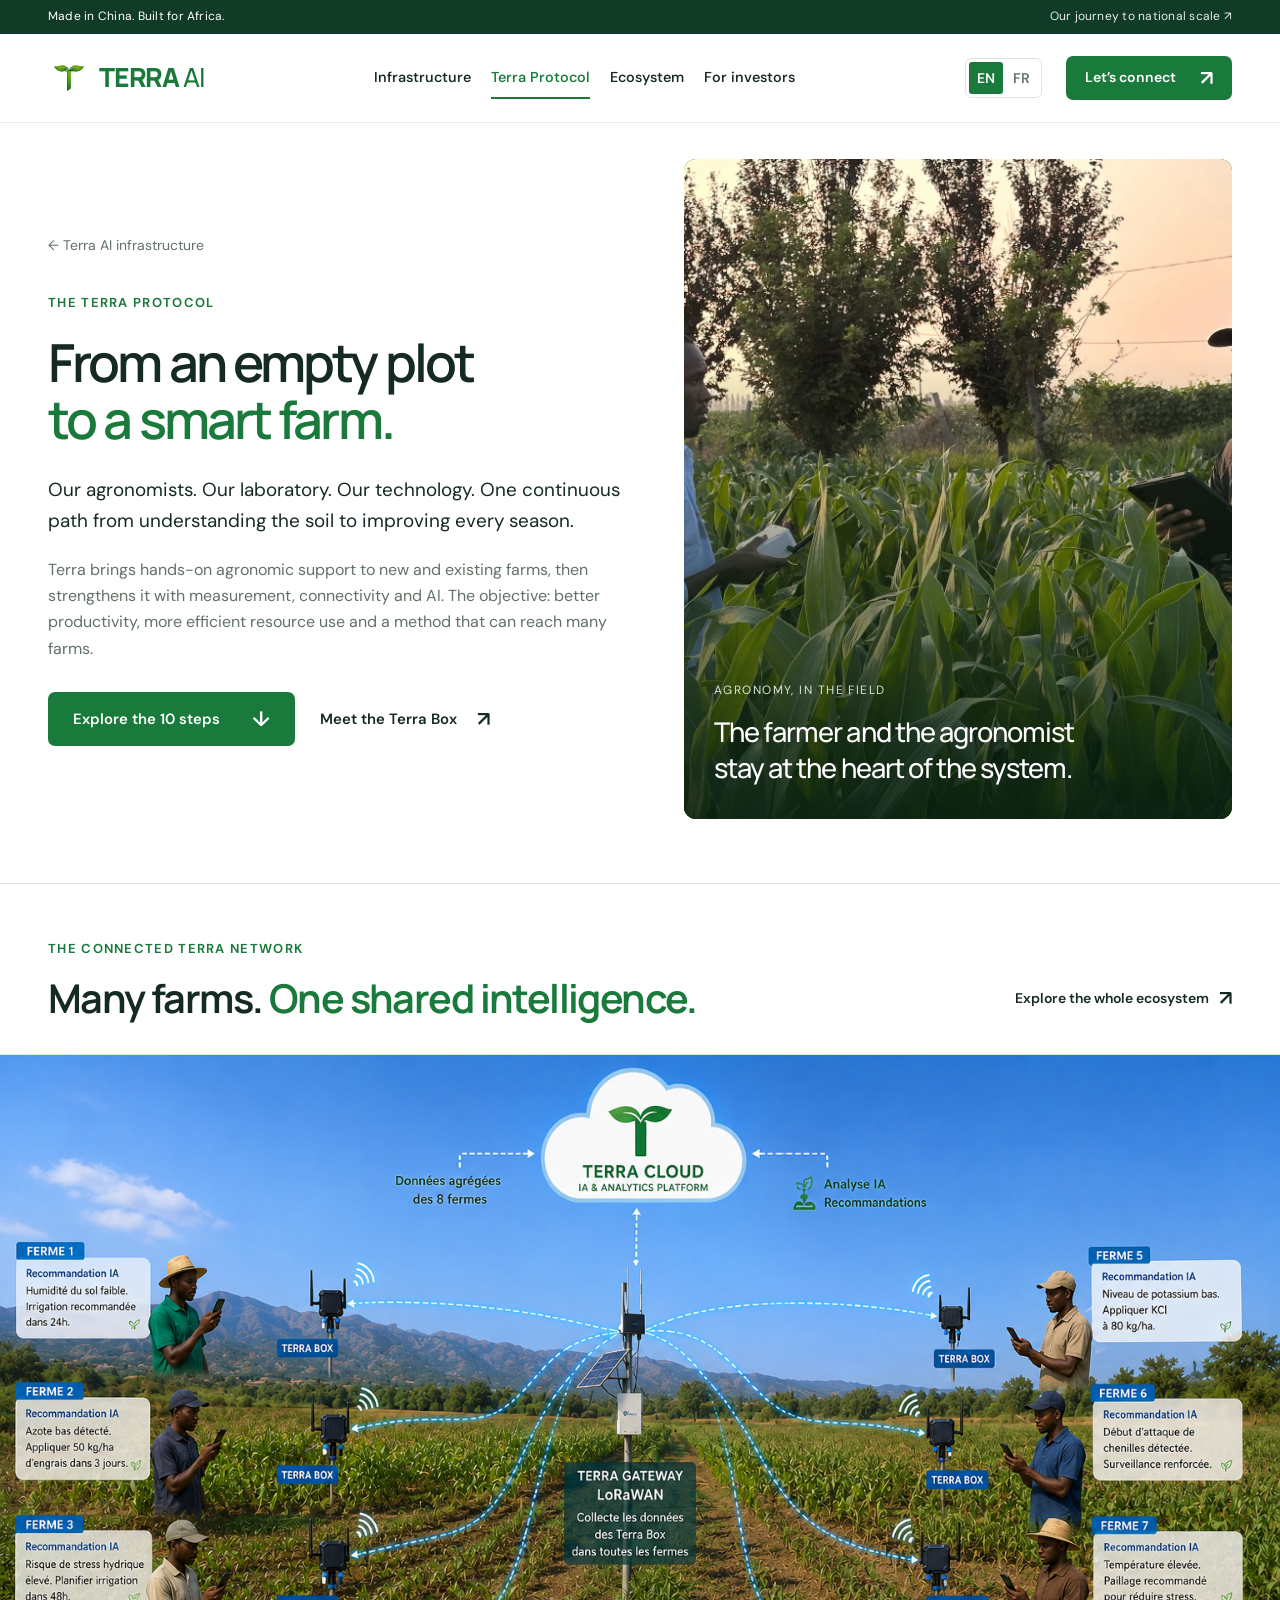
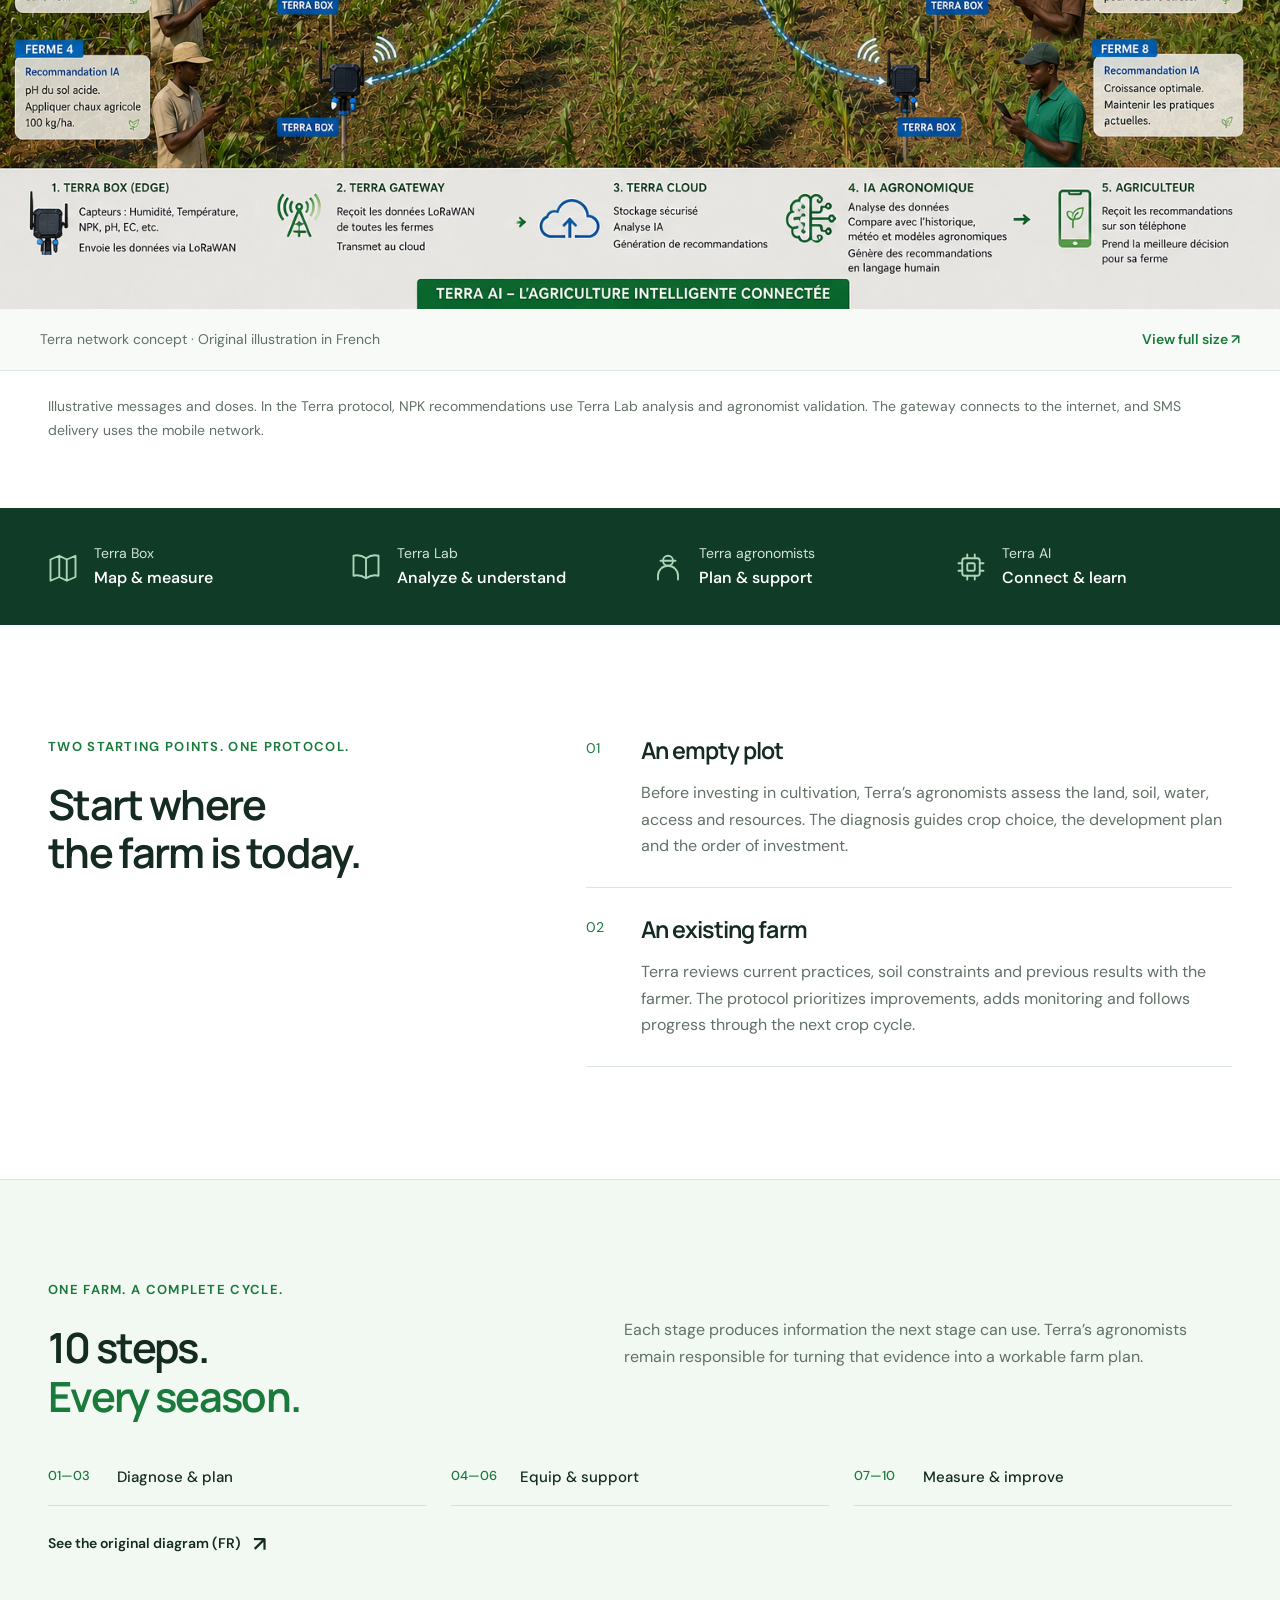
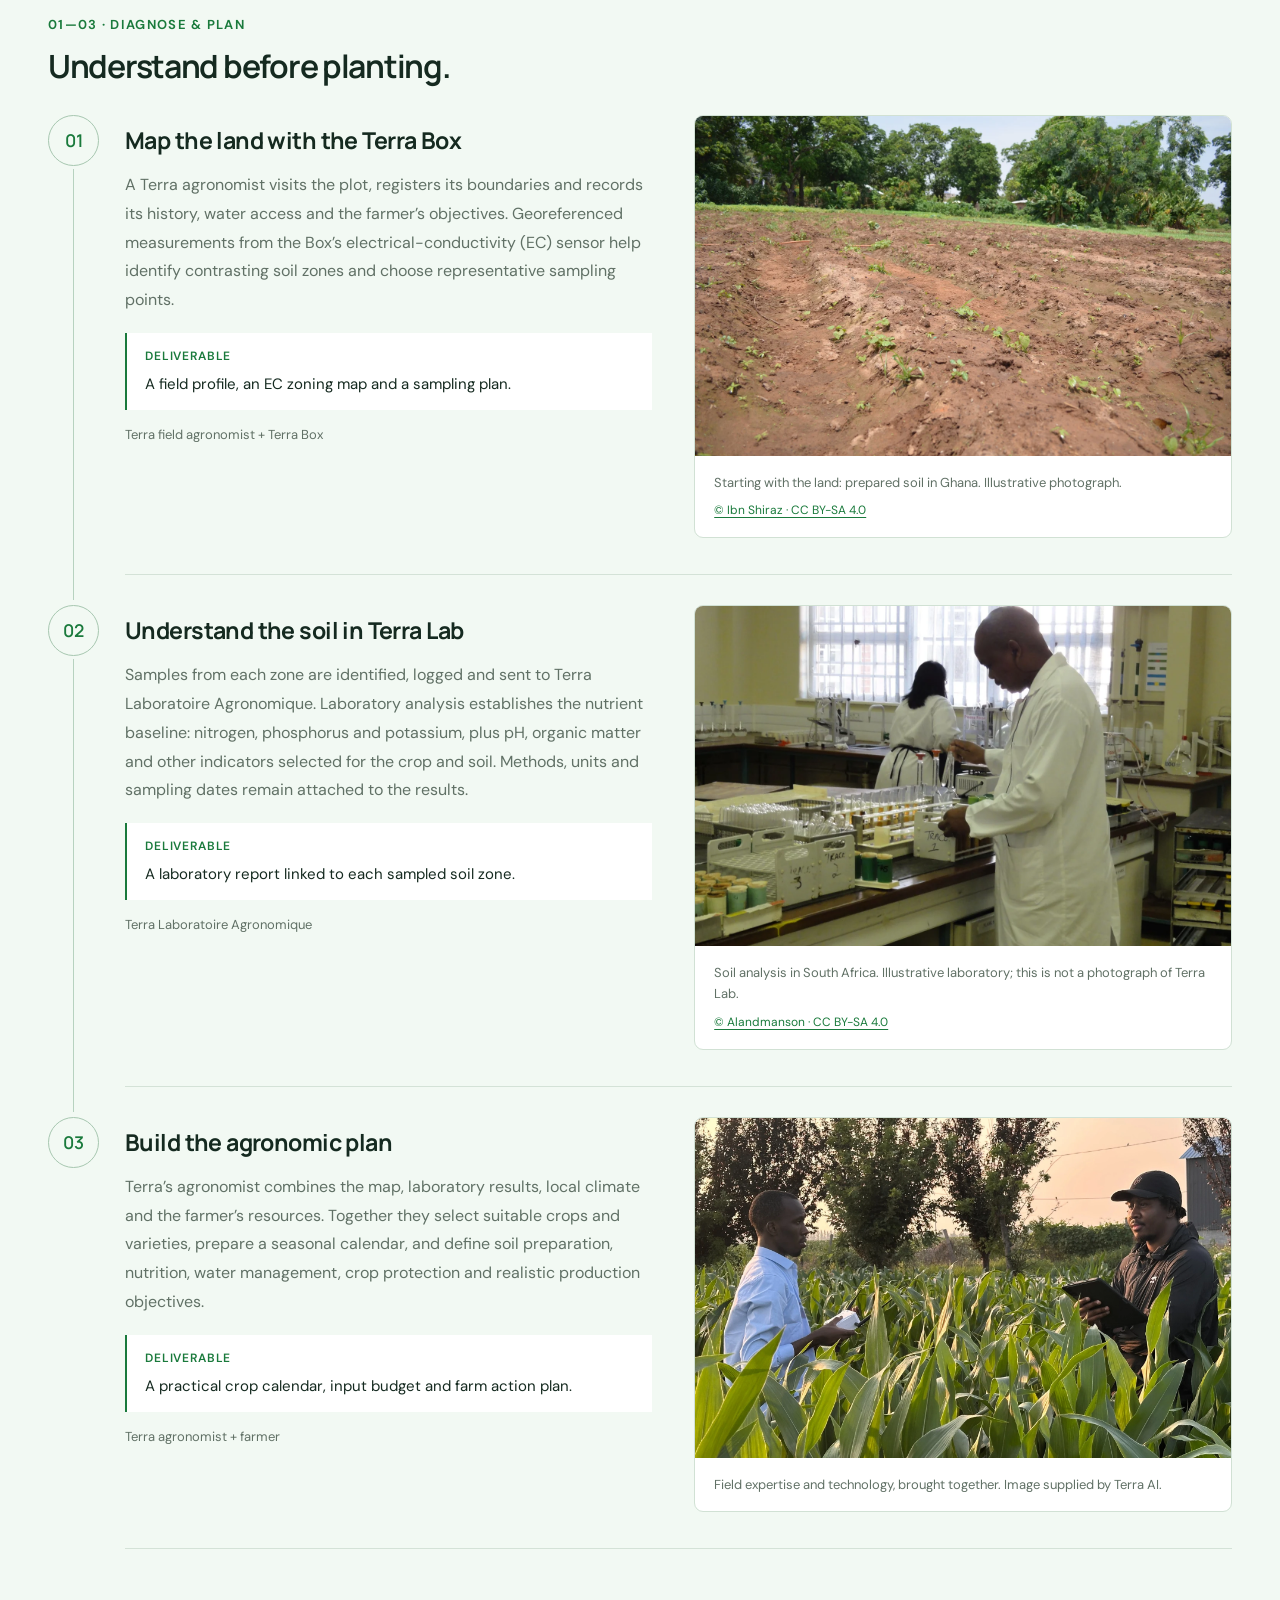
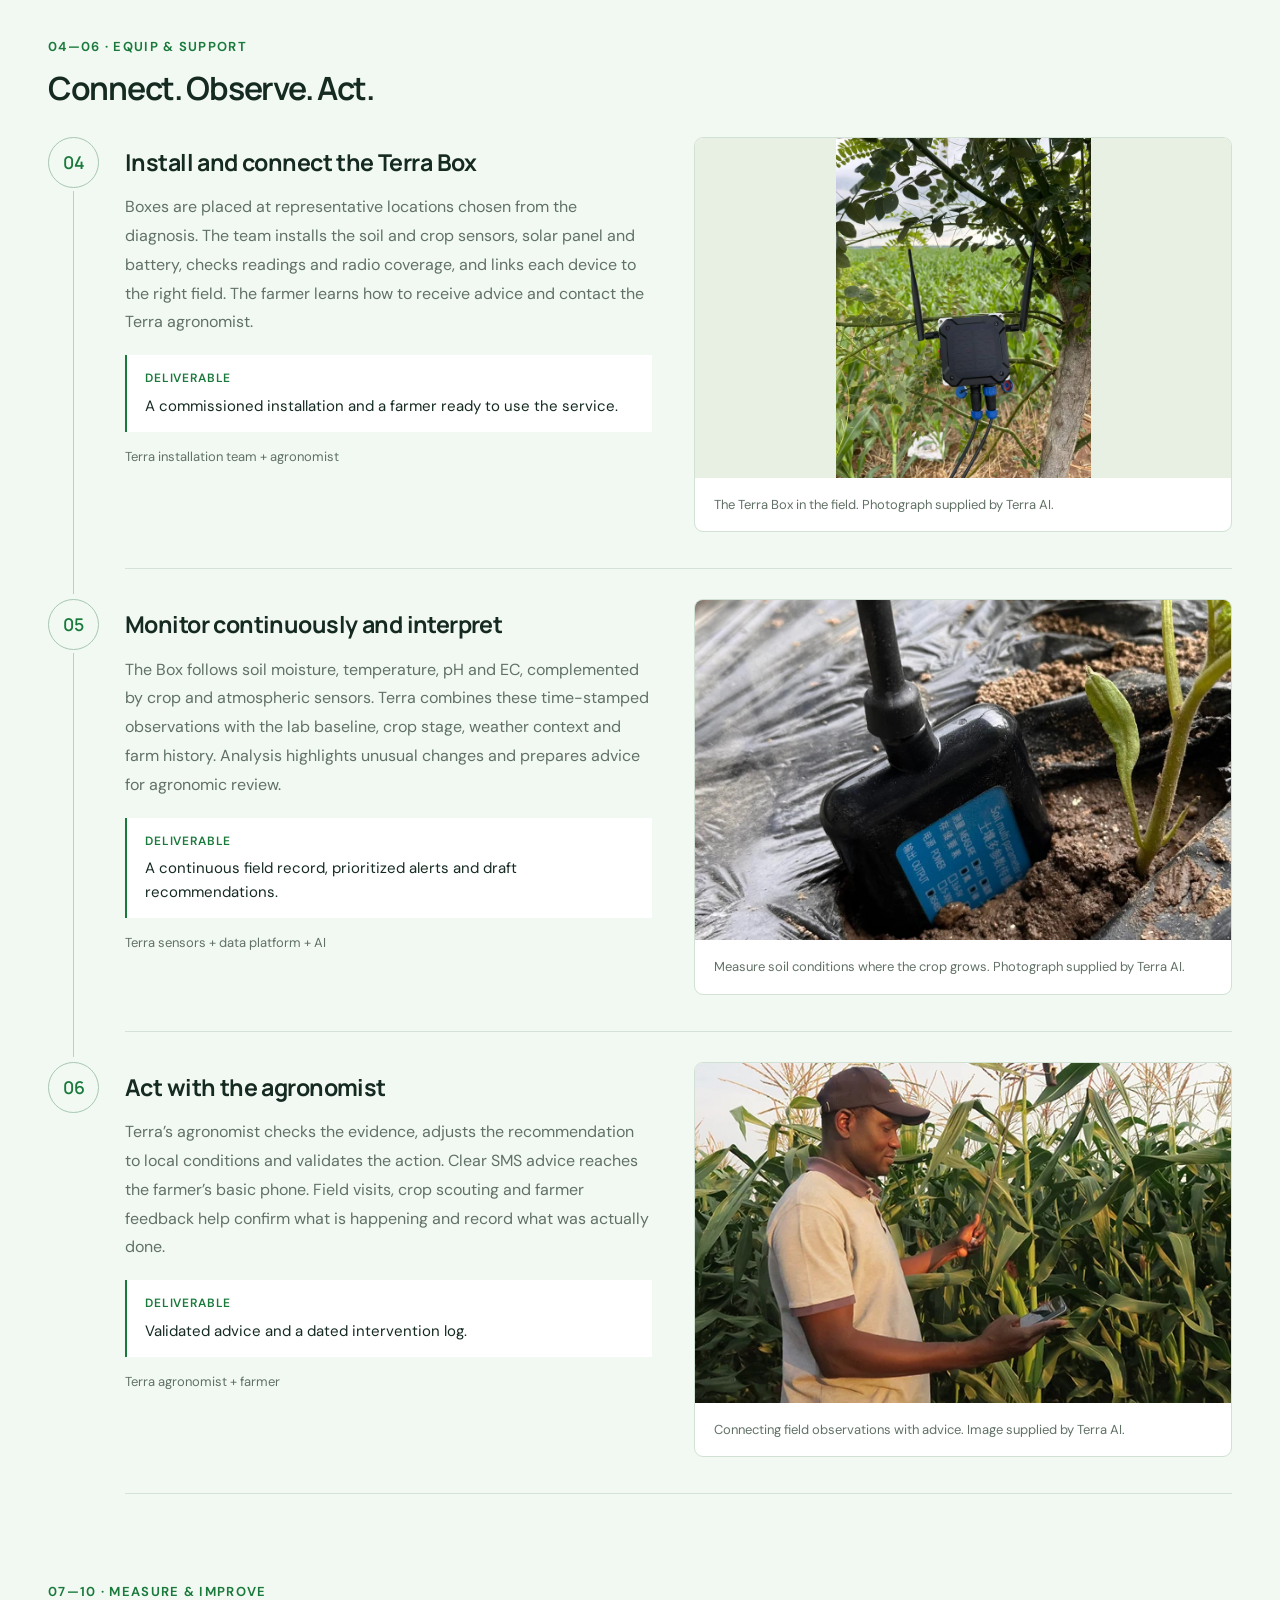
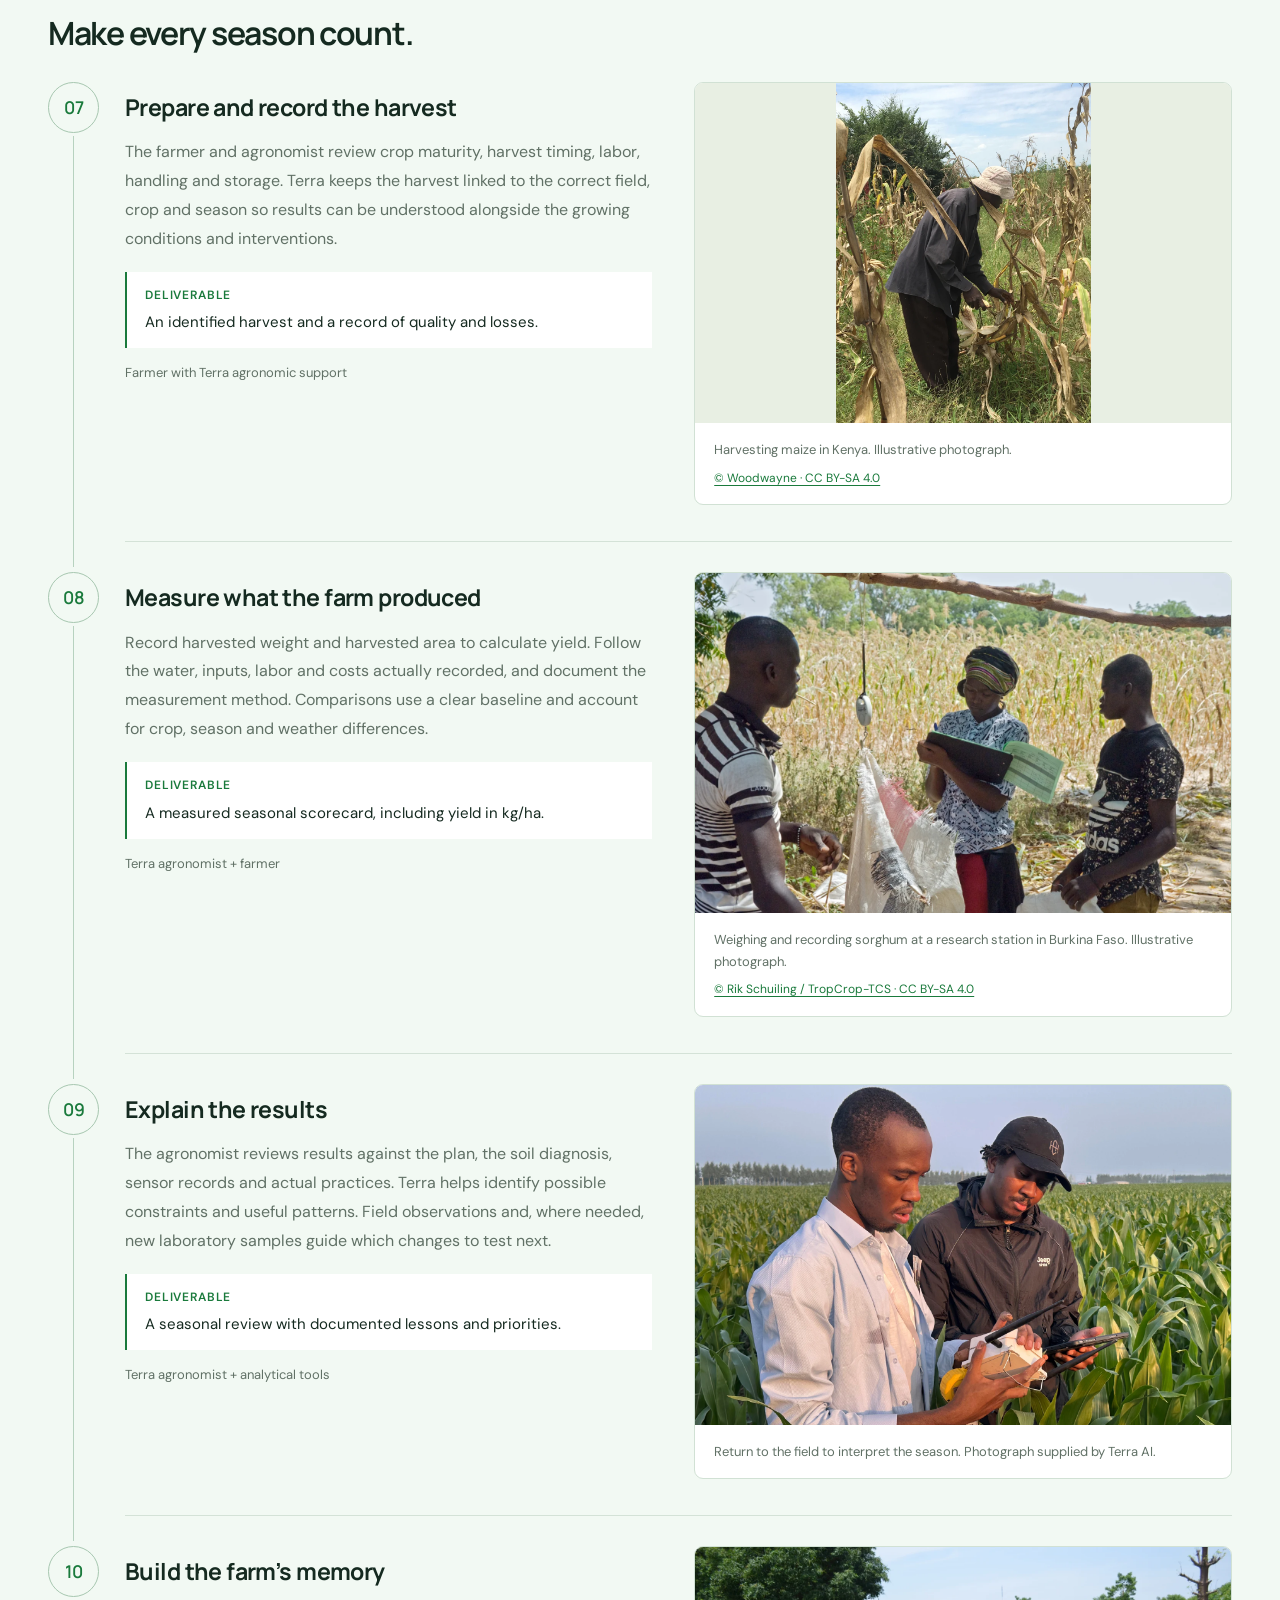
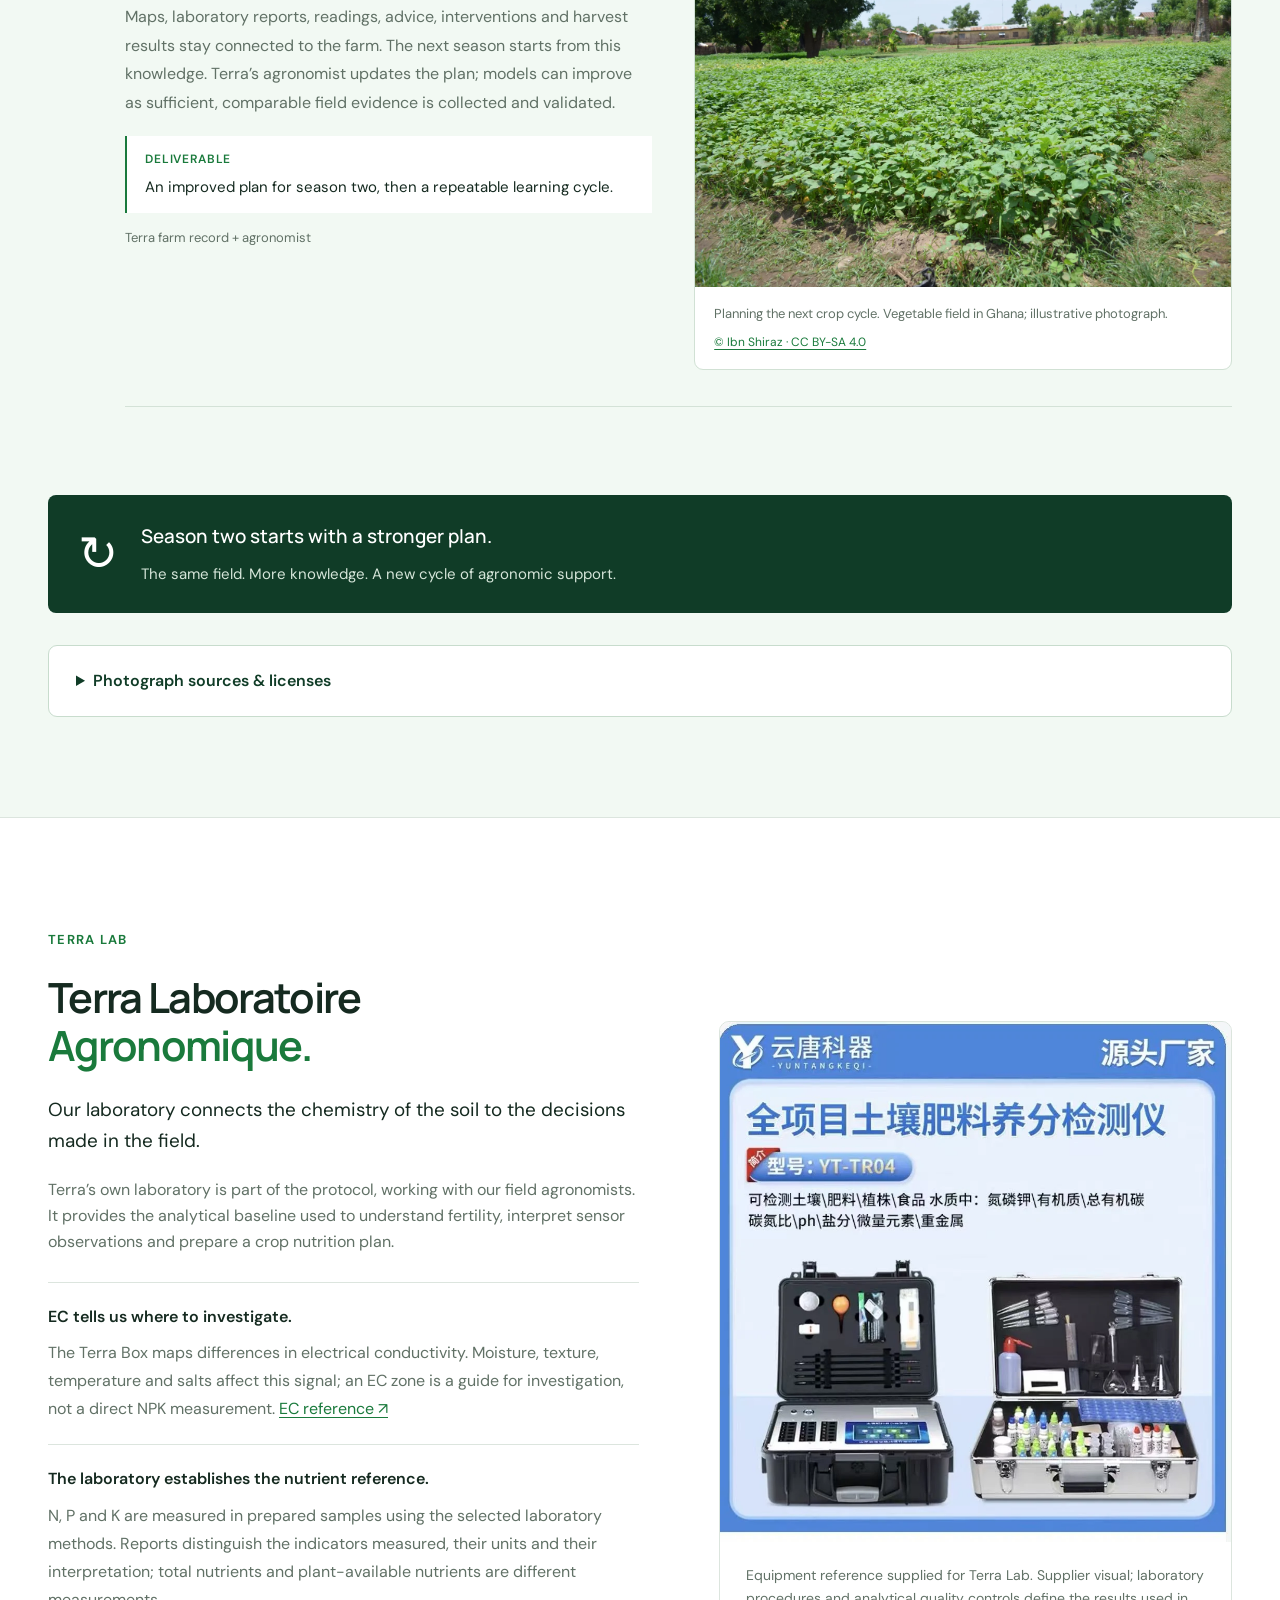
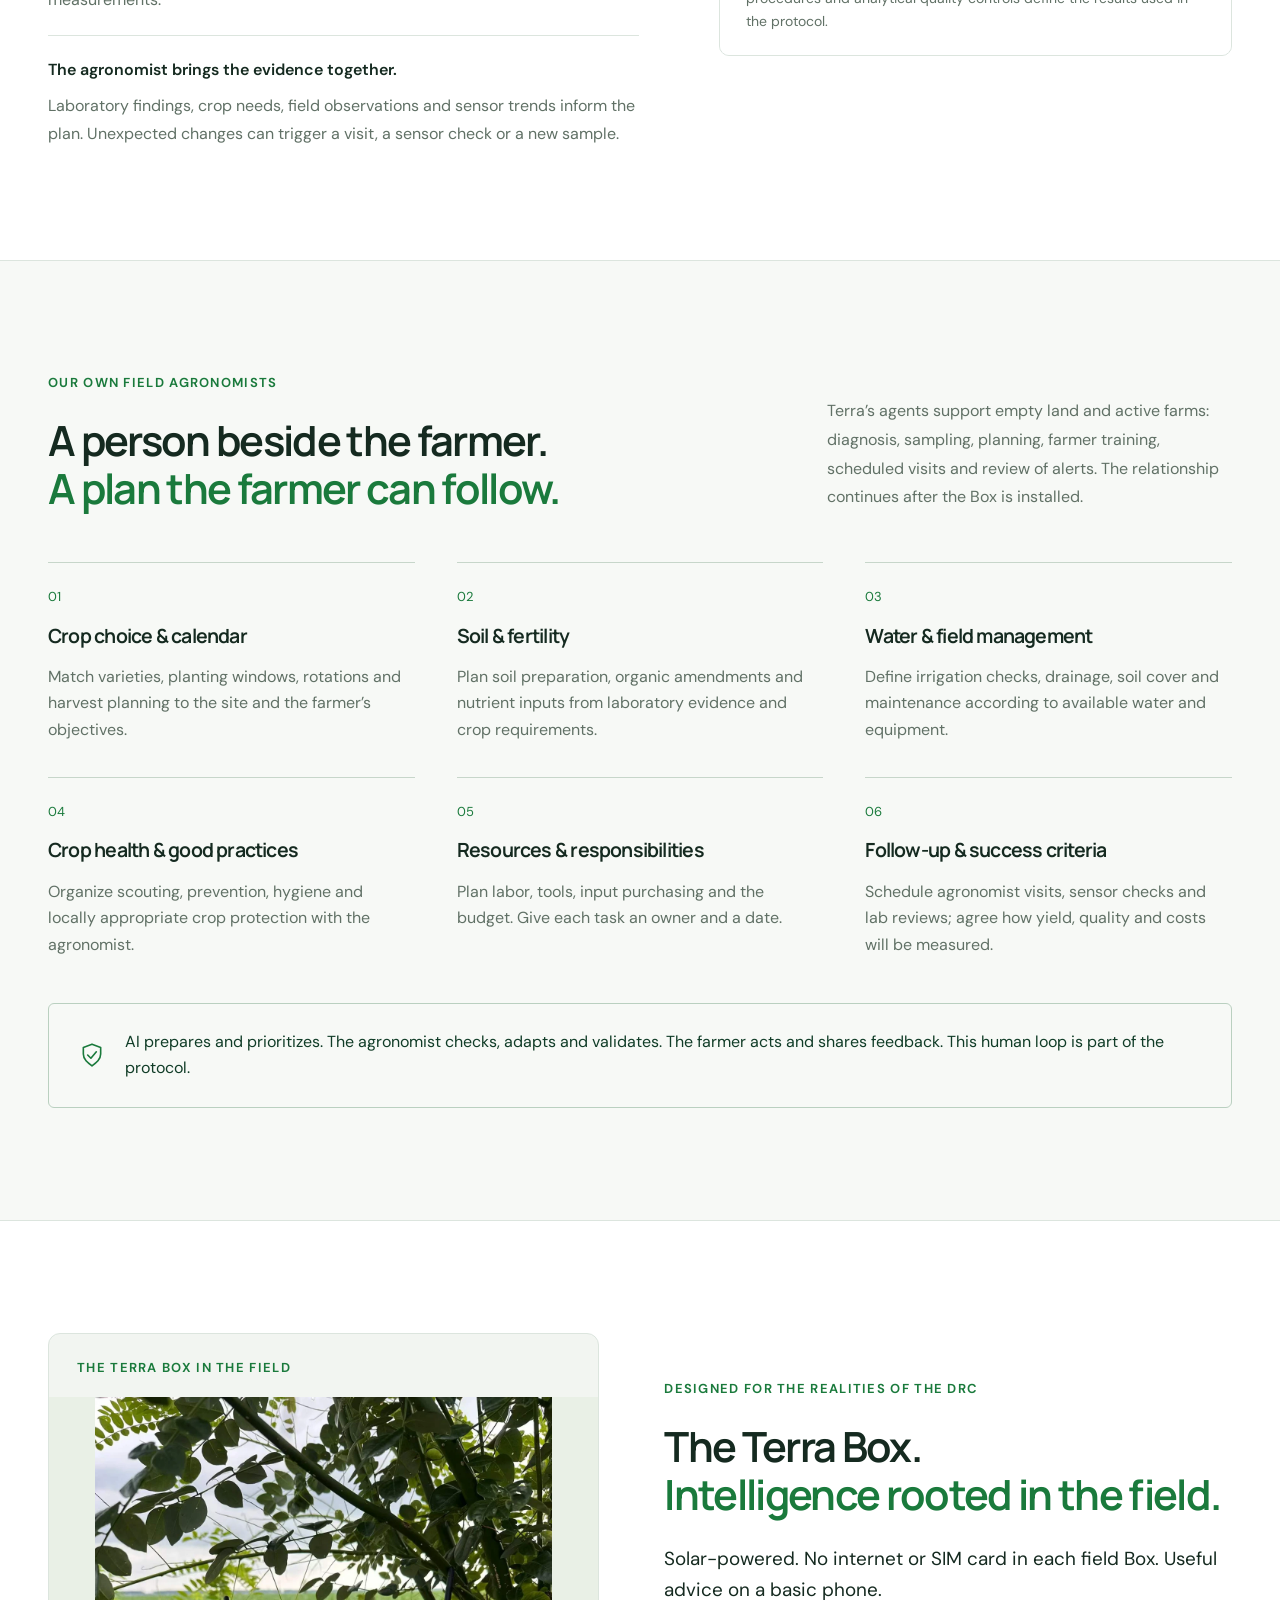
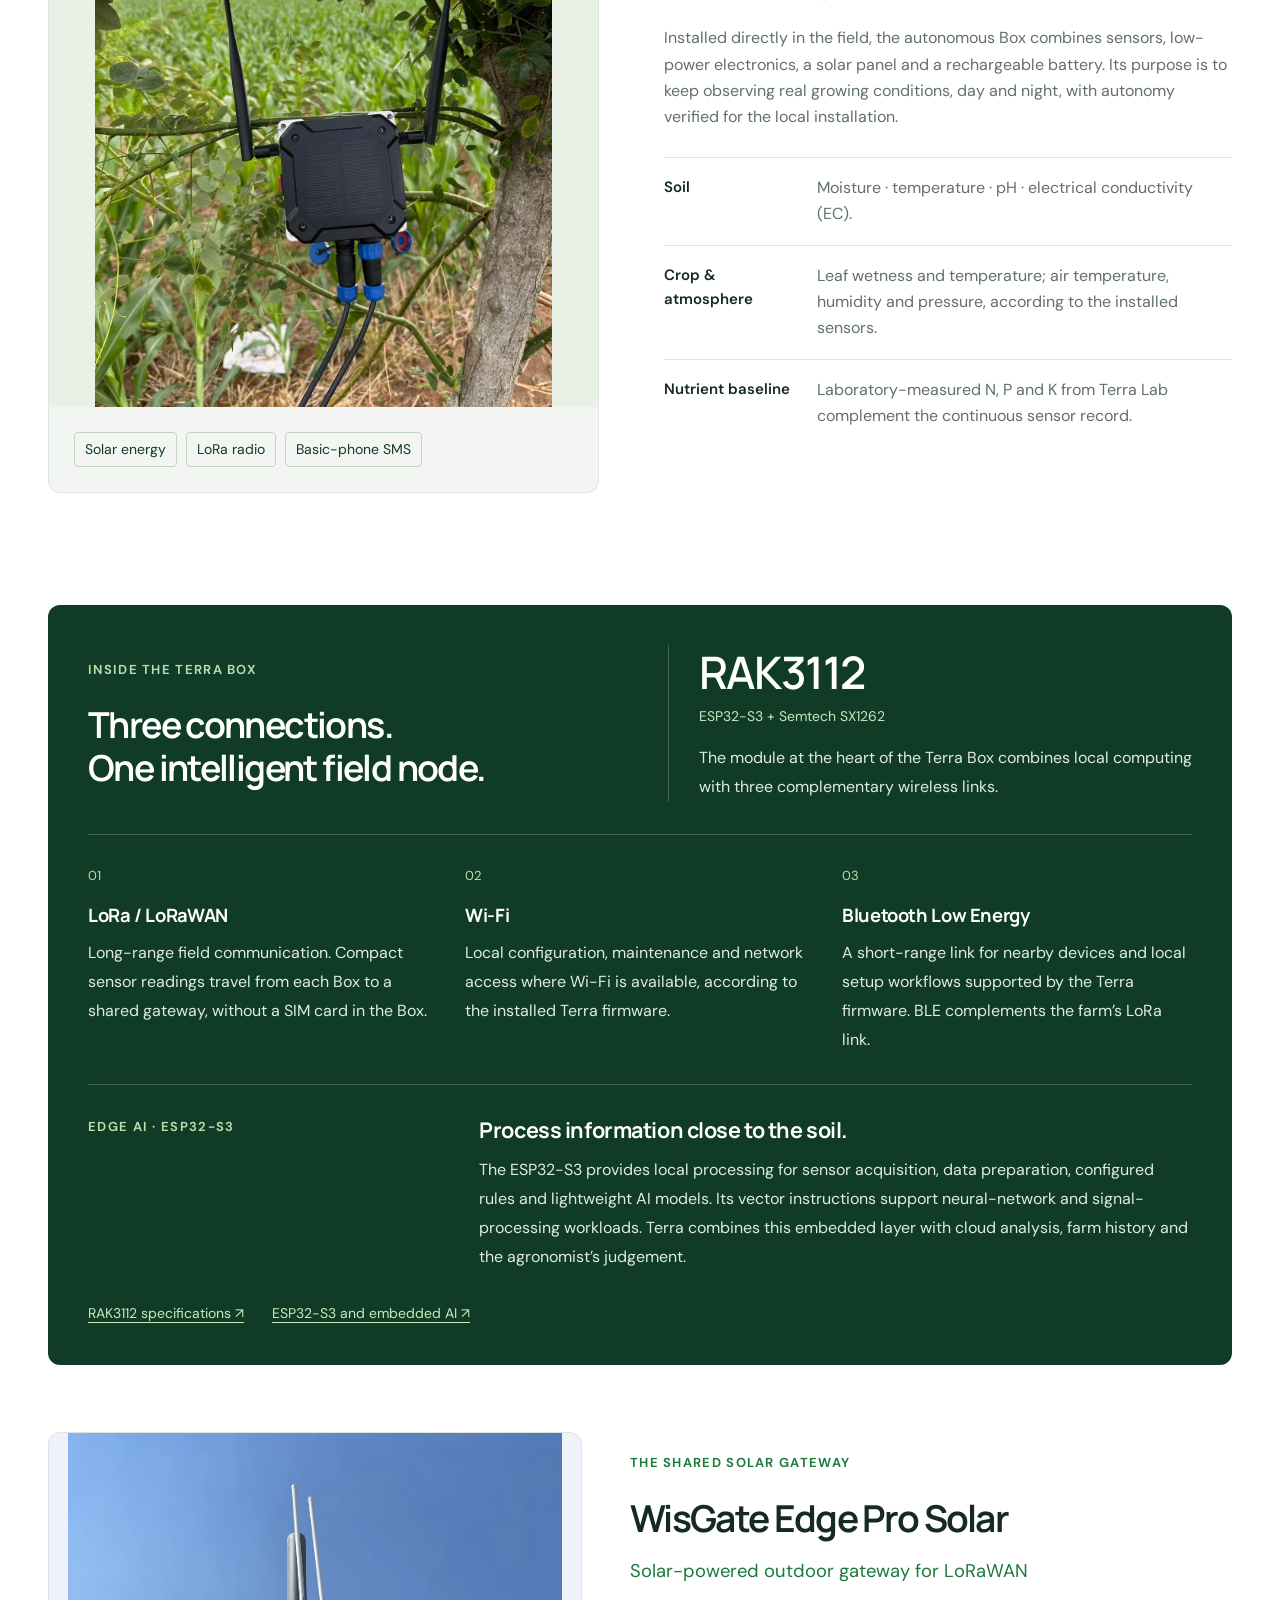
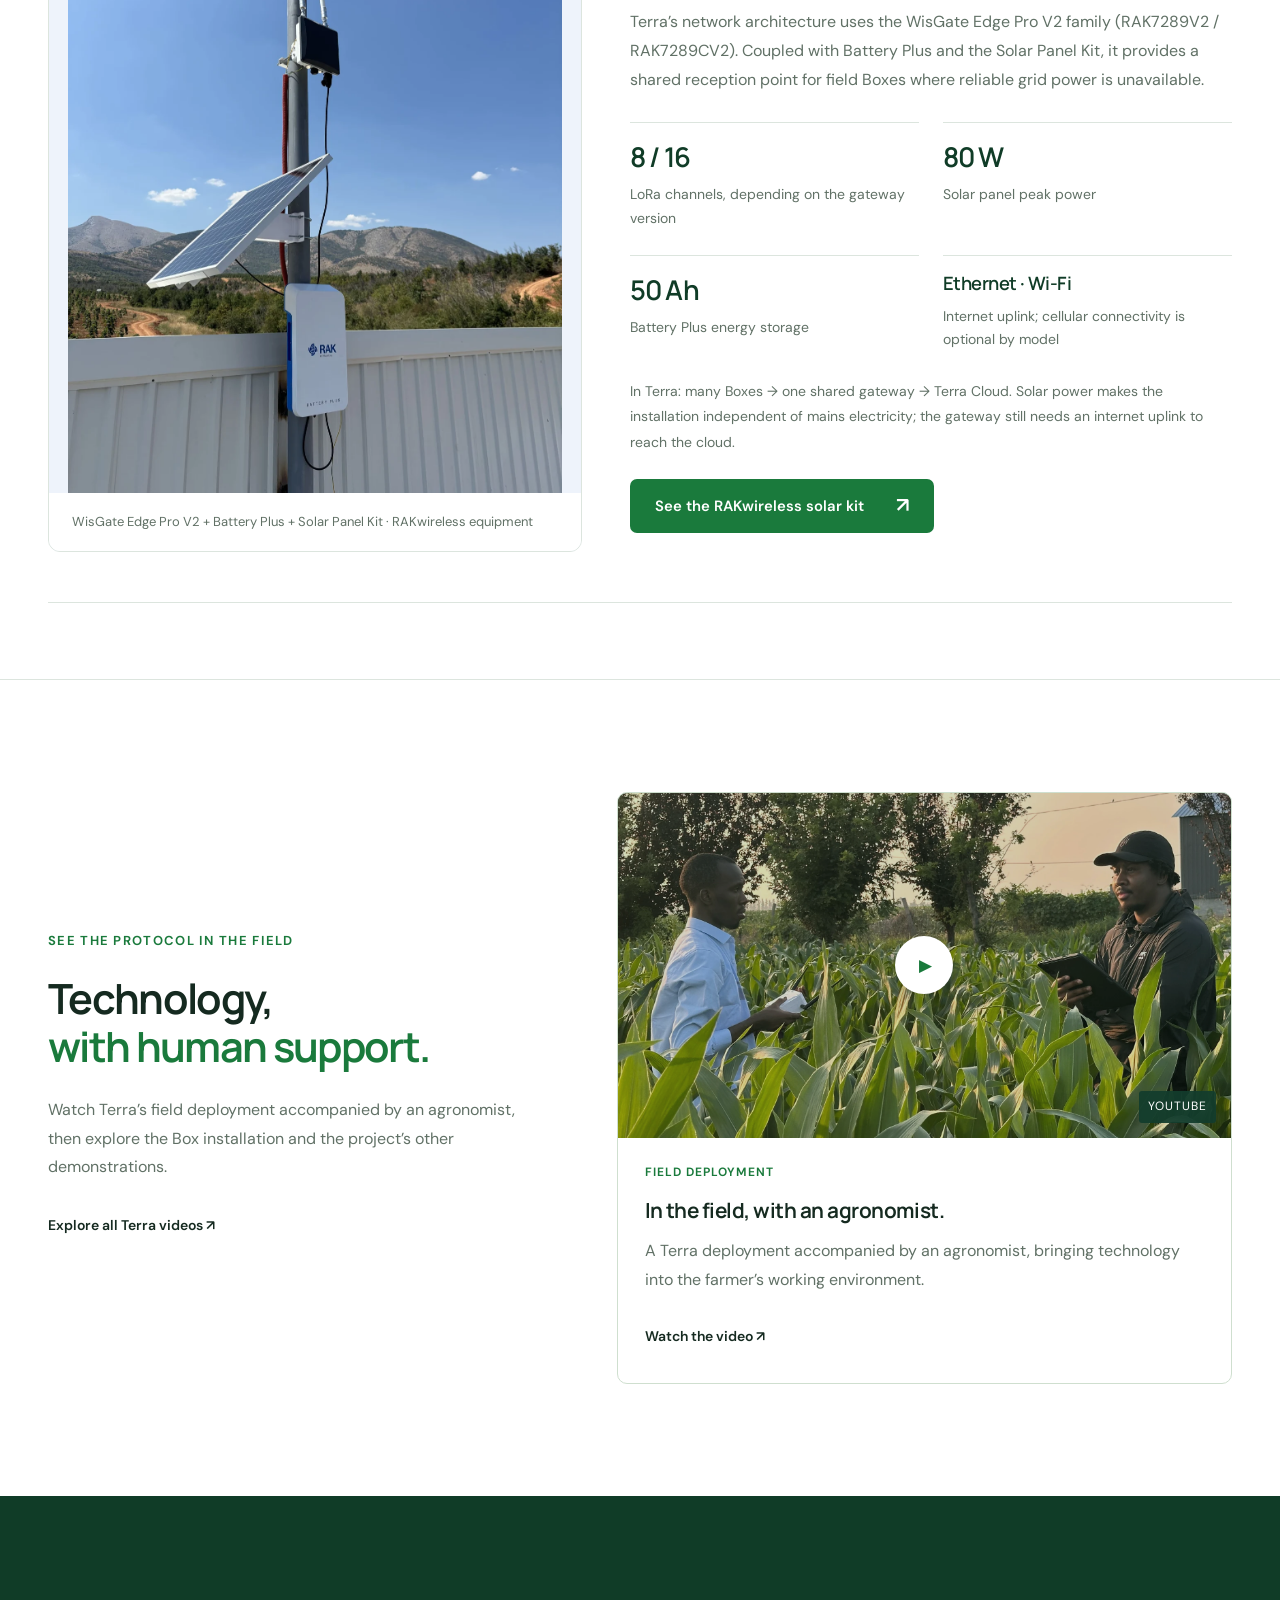
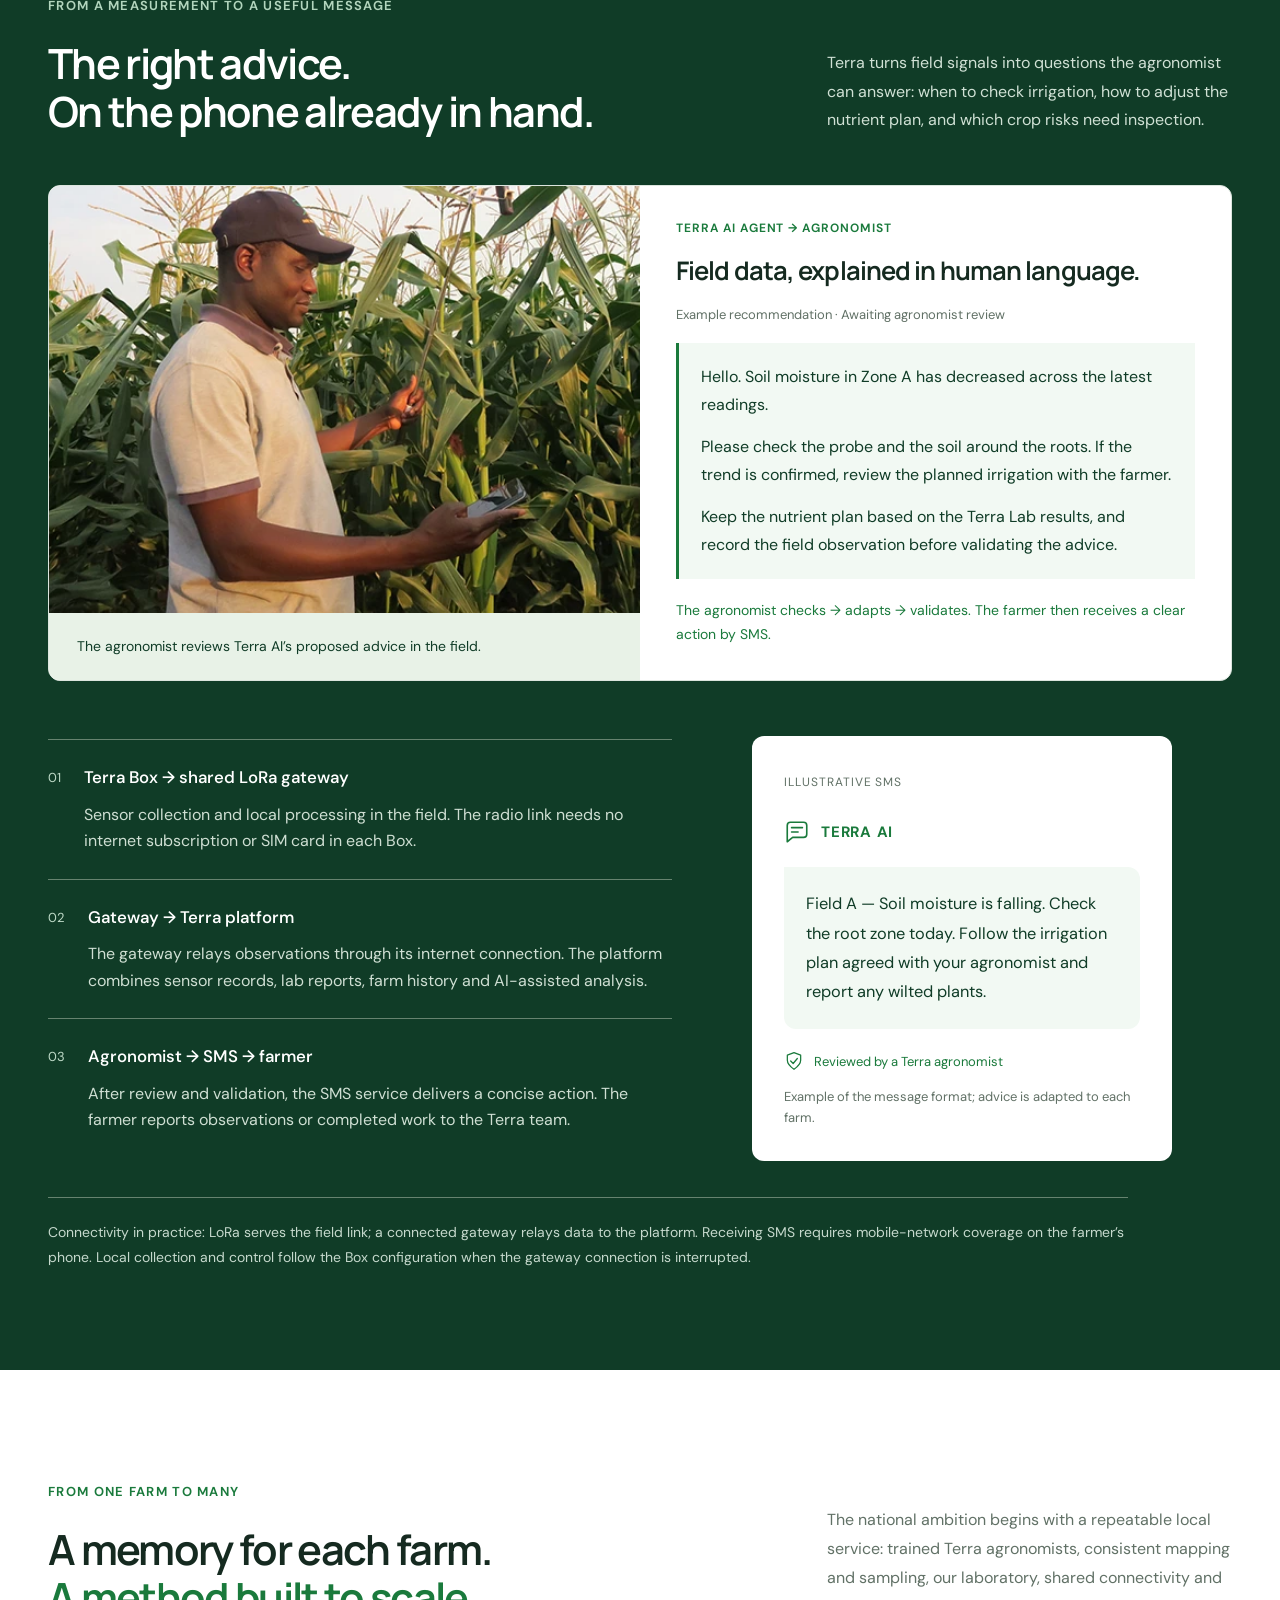
<file: protocol.html>
<!DOCTYPE html>
<html lang="en">
<head>
  <meta charset="UTF-8"><meta name="viewport" content="width=device-width, initial-scale=1.0"><meta name="theme-color" content="#1a7a3c">
  <title>Terra Protocol — From an empty plot to a smart farm | Terra AI</title><meta name="description" content="Discover the Terra AI protocol: EC mapping with the Terra Box, Terra Laboratoire Agronomique, our field agronomists, crop planning, continuous monitoring and validated SMS advice.">
  <link rel="icon" type="image/svg+xml" href="data:image/svg+xml,%3Csvg xmlns='http://www.w3.org/2000/svg' viewBox='0 0 64 64'%3E%3Crect width='64' height='64' rx='16' fill='%231a7a3c'/%3E%3Cpath d='M17 19h30v8H36v23h-8V27H17z' fill='white'/%3E%3C/svg%3E">
  <link rel="alternate" hreflang="en" href="protocol.html"><link rel="alternate" hreflang="fr" href="protocole.html">
  <link rel="stylesheet" href="styles.css"><link rel="stylesheet" href="protocol.css"><link rel="stylesheet" href="visuals.css"><link rel="stylesheet" href="technology.css">
  <script src="i18n.js" defer></script><script src="app.js" defer></script><script src="videos.js" defer></script>
</head>
<body class="protocol-page" data-page="protocol">
  <a class="skip-link" href="#main">Skip to content</a>
  <div class="announcement"><div class="wrap"><span>Made in China. Built for Africa.</span><a href="index.html#roadmap">Our journey to national scale ↗</a></div></div>
  <header class="header"><div class="wrap nav-wrap">
    <a class="brand" href="index.html" aria-label="Terra AI home"><img src="assets/terra-logo.png" width="48" height="48" alt=""><span>TERRA<span class="brand-ai"> AI</span></span></a>
    <button class="menu-toggle" aria-expanded="false" aria-controls="main-nav" aria-label="Open navigation"><span></span><span></span></button>
    <nav id="main-nav" aria-label="Main navigation"><a href="index.html#infrastructure">Infrastructure</a><a href="protocol.html" aria-current="page">Terra Protocol</a><a href="index.html#ecosystem">Ecosystem</a><a href="index.html#investors">For investors</a></nav>
    <div class="language-switch" role="group" aria-label="Website language"><a href="protocol.html" lang="en" hreflang="en" aria-label="Read in English" aria-current="page">EN</a><a href="protocole.html" lang="fr" hreflang="fr" aria-label="Lire en français">FR</a></div>
    <a class="button button-small nav-cta" href="index.html#contact">Let’s connect <span aria-hidden="true">↗</span></a>
  </div></header>
  <main id="main">
    <section class="protocol-hero wrap">
      <div class="protocol-hero-copy"><a class="protocol-back" href="index.html">← Terra AI infrastructure</a><p class="eyebrow">THE TERRA PROTOCOL</p>
        <h1>From an empty plot<br><em>to a smart farm.</em></h1>
        <p class="protocol-lead">Our agronomists. Our laboratory. Our technology. One continuous path from understanding the soil to improving every season.</p>
        <p>Terra brings hands-on agronomic support to new and existing farms, then strengthens it with measurement, connectivity and AI. The objective: better productivity, more efficient resource use and a method that can reach many farms.</p>
        <div class="hero-actions"><a class="button" href="#protocol-cycle">Explore the 10 steps <span aria-hidden="true">↓</span></a><a class="text-link" href="#terra-box">Meet the Terra Box <span aria-hidden="true">↗</span></a></div>
      </div>
      <figure class="protocol-hero-image"><img src="assets/terra-agronomists-field.webp" width="1800" height="1350" fetchpriority="high" alt="Two people examining a Terra field device and a tablet in a maize field"><figcaption><span>AGRONOMY, IN THE FIELD</span><b>The farmer and the agronomist stay at the heart of the system.</b></figcaption></figure>
    </section>
    <section class="ecosystem-overview" id="ecosystem-overview" aria-labelledby="ecosystem-overview-title">
      <div class="wrap ecosystem-overview-heading"><div><p class="eyebrow">THE CONNECTED TERRA NETWORK</p><h2 id="ecosystem-overview-title">Many farms. <em>One shared intelligence.</em></h2></div><a class="text-link" href="index.html#ecosystem">Explore the whole ecosystem <span aria-hidden="true">↗</span></a></div>
      <figure class="ecosystem-panorama"><a href="assets/terra-ecosystem-overview.png" target="_blank" rel="noopener" aria-label="Open the complete Terra ecosystem illustration"><img src="assets/terra-ecosystem-overview.png" width="1536" height="1024" loading="lazy" alt="Concept illustration of eight farms connected through Terra Boxes, a shared LoRaWAN gateway and Terra Cloud, with advice delivered to phones; original labels in French"></a><figcaption><span>Terra network concept · Original illustration in French</span><a href="assets/terra-ecosystem-overview.png" target="_blank" rel="noopener">View full size ↗</a></figcaption></figure>
      <div class="wrap"><p class="ecosystem-illustration-note">Illustrative messages and doses. In the Terra protocol, NPK recommendations use Terra Lab analysis and agronomist validation. The gateway connects to the internet, and SMS delivery uses the mobile network.</p></div>
    </section>
    <div class="protocol-service-band"><div class="wrap"><a href="#diagnose"><span class="line-icon" data-icon="map" aria-hidden="true"></span><span>Terra Box<b>Map &amp; measure</b></span></a><a href="#terra-lab"><span class="line-icon" data-icon="book" aria-hidden="true"></span><span>Terra Lab<b>Analyze &amp; understand</b></span></a><a href="#agronomists"><span class="line-icon" data-icon="farmer" aria-hidden="true"></span><span>Terra agronomists<b>Plan &amp; support</b></span></a><a href="#farm-memory"><span class="line-icon" data-icon="chip" aria-hidden="true"></span><span>Terra AI<b>Connect &amp; learn</b></span></a></div></div>

    <section class="section wrap protocol-entry" id="starting-point"><div><p class="eyebrow">TWO STARTING POINTS. ONE PROTOCOL.</p><h2>Start where<br>the farm is today.</h2></div><div class="protocol-entry-options"><article><span>01</span><h3>An empty plot</h3><p>Before investing in cultivation, Terra’s agronomists assess the land, soil, water, access and resources. The diagnosis guides crop choice, the development plan and the order of investment.</p></article><article><span>02</span><h3>An existing farm</h3><p>Terra reviews current practices, soil constraints and previous results with the farmer. The protocol prioritizes improvements, adds monitoring and follows progress through the next crop cycle.</p></article></div></section>

    <section class="protocol-cycle-section" id="protocol-cycle"><div class="wrap protocol-cycle-layout"><aside class="protocol-cycle-guide"><p class="eyebrow">ONE FARM. A COMPLETE CYCLE.</p><h2>10 steps.<br><em>Every season.</em></h2><p>Each stage produces information the next stage can use. Terra’s agronomists remain responsible for turning that evidence into a workable farm plan.</p><div class="protocol-phase-links"><a href="#diagnose"><span>01—03</span>Diagnose &amp; plan</a><a href="#act"><span>04—06</span>Equip &amp; support</a><a href="#learn"><span>07—10</span>Measure &amp; improve</a></div><a class="text-link" href="#protocol-diagram">See the original diagram (FR) <span aria-hidden="true">↗</span></a></aside><div class="protocol-phases"><section class="protocol-phase" id="diagnose" aria-labelledby="diagnose-title"><p class="eyebrow">01—03 · DIAGNOSE &amp; PLAN</p><h3 id="diagnose-title">Understand before planting.</h3><ol start="1"><li class="protocol-step" id="step-1"><span class="protocol-step-number">01</span><div class="protocol-step-body"><div class="protocol-step-copy"><h4>Map the land with the Terra Box</h4><p>A Terra agronomist visits the plot, registers its boundaries and records its history, water access and the farmer’s objectives. Georeferenced measurements from the Box’s electrical-conductivity (EC) sensor help identify contrasting soil zones and choose representative sampling points.</p><div class="step-output"><b>DELIVERABLE</b><span>A field profile, an EC zoning map and a sampling plan.</span></div><span class="step-owner">Terra field agronomist + Terra Box</span></div><figure class="protocol-step-photo"><a href="assets/protocol-prepared-soil.webp" target="_blank" rel="noopener" aria-label="View the photograph for step 1"><img class="photo-cover" src="assets/protocol-prepared-soil.webp" width="1400" height="927" loading="lazy" alt="Prepared vegetable beds and open soil in northern Ghana"></a><figcaption>Starting with the land: prepared soil in Ghana. Illustrative photograph.<a class="protocol-photo-credit" href="https://commons.wikimedia.org/wiki/File:Ploughed_Land_for_Vegetable_Planting_in_Northern_Ghana.jpg" target="_blank" rel="noopener">© Ibn Shiraz · CC BY-SA 4.0</a></figcaption></figure></div></li><li class="protocol-step" id="step-2"><span class="protocol-step-number">02</span><div class="protocol-step-body"><div class="protocol-step-copy"><h4>Understand the soil in Terra Lab</h4><p>Samples from each zone are identified, logged and sent to Terra Laboratoire Agronomique. Laboratory analysis establishes the nutrient baseline: nitrogen, phosphorus and potassium, plus pH, organic matter and other indicators selected for the crop and soil. Methods, units and sampling dates remain attached to the results.</p><div class="step-output"><b>DELIVERABLE</b><span>A laboratory report linked to each sampled soil zone.</span></div><span class="step-owner">Terra Laboratoire Agronomique</span></div><figure class="protocol-step-photo"><a href="assets/protocol-soil-laboratory.webp" target="_blank" rel="noopener" aria-label="View the photograph for step 2"><img class="photo-cover" src="assets/protocol-soil-laboratory.webp" width="1400" height="1050" loading="lazy" alt="Technicians preparing soil samples for laboratory analysis in South Africa"></a><figcaption>Soil analysis in South Africa. Illustrative laboratory; this is not a photograph of Terra Lab.<a class="protocol-photo-credit" href="https://commons.wikimedia.org/wiki/File:Soil_fertility_analysis_7_Samples_for_Zn_Mn_%26_Cu_by_AA.jpg" target="_blank" rel="noopener">© Alandmanson · CC BY-SA 4.0</a></figcaption></figure></div></li><li class="protocol-step" id="step-3"><span class="protocol-step-number">03</span><div class="protocol-step-body"><div class="protocol-step-copy"><h4>Build the agronomic plan</h4><p>Terra’s agronomist combines the map, laboratory results, local climate and the farmer’s resources. Together they select suitable crops and varieties, prepare a seasonal calendar, and define soil preparation, nutrition, water management, crop protection and realistic production objectives.</p><div class="step-output"><b>DELIVERABLE</b><span>A practical crop calendar, input budget and farm action plan.</span></div><span class="step-owner">Terra agronomist + farmer</span></div><figure class="protocol-step-photo"><a href="assets/terra-agronomists-field.webp" target="_blank" rel="noopener" aria-label="View the photograph for step 3"><img class="photo-cover" src="assets/terra-agronomists-field.webp" width="1800" height="1350" loading="lazy" alt="Terra field team examining a device and tablet in a maize field"></a><figcaption>Field expertise and technology, brought together. Image supplied by Terra AI.</figcaption></figure></div></li></ol></section><section class="protocol-phase" id="act" aria-labelledby="act-title"><p class="eyebrow">04—06 · EQUIP &amp; SUPPORT</p><h3 id="act-title">Connect. Observe. Act.</h3><ol start="4"><li class="protocol-step" id="step-4"><span class="protocol-step-number">04</span><div class="protocol-step-body"><div class="protocol-step-copy"><h4>Install and connect the Terra Box</h4><p>Boxes are placed at representative locations chosen from the diagnosis. The team installs the soil and crop sensors, solar panel and battery, checks readings and radio coverage, and links each device to the right field. The farmer learns how to receive advice and contact the Terra agronomist.</p><div class="step-output"><b>DELIVERABLE</b><span>A commissioned installation and a farmer ready to use the service.</span></div><span class="step-owner">Terra installation team + agronomist</span></div><figure class="protocol-step-photo"><a href="assets/terra-box-field-current.webp" target="_blank" rel="noopener" aria-label="View the photograph for step 4"><img class="photo-contain" src="assets/terra-box-field-current.webp" width="1200" height="1600" loading="lazy" alt="Terra Box with two antennas and sensor connectors installed among plants"></a><figcaption>The Terra Box in the field. Photograph supplied by Terra AI.</figcaption></figure></div></li><li class="protocol-step" id="step-5"><span class="protocol-step-number">05</span><div class="protocol-step-body"><div class="protocol-step-copy"><h4>Monitor continuously and interpret</h4><p>The Box follows soil moisture, temperature, pH and EC, complemented by crop and atmospheric sensors. Terra combines these time-stamped observations with the lab baseline, crop stage, weather context and farm history. Analysis highlights unusual changes and prepares advice for agronomic review.</p><div class="step-output"><b>DELIVERABLE</b><span>A continuous field record, prioritized alerts and draft recommendations.</span></div><span class="step-owner">Terra sensors + data platform + AI</span></div><figure class="protocol-step-photo"><a href="assets/soil-sensor.webp" target="_blank" rel="noopener" aria-label="View the photograph for step 5"><img class="photo-cover" src="assets/soil-sensor.webp" width="1195" height="1319" loading="lazy" alt="Terra soil sensor installed in the root zone of a plant"></a><figcaption>Measure soil conditions where the crop grows. Photograph supplied by Terra AI.</figcaption></figure></div></li><li class="protocol-step" id="step-6"><span class="protocol-step-number">06</span><div class="protocol-step-body"><div class="protocol-step-copy"><h4>Act with the agronomist</h4><p>Terra’s agronomist checks the evidence, adjusts the recommendation to local conditions and validates the action. Clear SMS advice reaches the farmer’s basic phone. Field visits, crop scouting and farmer feedback help confirm what is happening and record what was actually done.</p><div class="step-output"><b>DELIVERABLE</b><span>Validated advice and a dated intervention log.</span></div><span class="step-owner">Terra agronomist + farmer</span></div><figure class="protocol-step-photo"><a href="assets/terra-agronomist-phone.webp" target="_blank" rel="noopener" aria-label="View the photograph for step 6"><img class="photo-cover" src="assets/terra-agronomist-phone.webp" width="900" height="390" loading="lazy" alt="An agronomist consulting a phone among maize plants"></a><figcaption>Connecting field observations with advice. Image supplied by Terra AI.</figcaption></figure></div></li></ol></section><section class="protocol-phase" id="learn" aria-labelledby="learn-title"><p class="eyebrow">07—10 · MEASURE &amp; IMPROVE</p><h3 id="learn-title">Make every season count.</h3><ol start="7"><li class="protocol-step" id="step-7"><span class="protocol-step-number">07</span><div class="protocol-step-body"><div class="protocol-step-copy"><h4>Prepare and record the harvest</h4><p>The farmer and agronomist review crop maturity, harvest timing, labor, handling and storage. Terra keeps the harvest linked to the correct field, crop and season so results can be understood alongside the growing conditions and interventions.</p><div class="step-output"><b>DELIVERABLE</b><span>An identified harvest and a record of quality and losses.</span></div><span class="step-owner">Farmer with Terra agronomic support</span></div><figure class="protocol-step-photo"><a href="assets/protocol-maize-harvest.webp" target="_blank" rel="noopener" aria-label="View the photograph for step 7"><img class="photo-contain" src="assets/protocol-maize-harvest.webp" width="900" height="1200" loading="lazy" alt="A farmer harvesting maize in Kenya"></a><figcaption>Harvesting maize in Kenya. Illustrative photograph.<a class="protocol-photo-credit" href="https://commons.wikimedia.org/wiki/File:Maize_Harvest.jpg" target="_blank" rel="noopener">© Woodwayne · CC BY-SA 4.0</a></figcaption></figure></div></li><li class="protocol-step" id="step-8"><span class="protocol-step-number">08</span><div class="protocol-step-body"><div class="protocol-step-copy"><h4>Measure what the farm produced</h4><p>Record harvested weight and harvested area to calculate yield. Follow the water, inputs, labor and costs actually recorded, and document the measurement method. Comparisons use a clear baseline and account for crop, season and weather differences.</p><div class="step-output"><b>DELIVERABLE</b><span>A measured seasonal scorecard, including yield in kg/ha.</span></div><span class="step-owner">Terra agronomist + farmer</span></div><figure class="protocol-step-photo"><a href="assets/protocol-measure-harvest.webp" target="_blank" rel="noopener" aria-label="View the photograph for step 8"><img class="photo-cover" src="assets/protocol-measure-harvest.webp" width="1400" height="989" loading="lazy" alt="An agricultural scientist recording sorghum weighing results in Burkina Faso"></a><figcaption>Weighing and recording sorghum at a research station in Burkina Faso. Illustrative photograph.<a class="protocol-photo-credit" href="https://commons.wikimedia.org/wiki/File:2017.10-458-284ap_agricultural_scientist,sorghum,weighing,writing_INERA_Res.Stn_Saria(...),BF_mon23oct2017-1100h.jpg" target="_blank" rel="noopener">© Rik Schuiling / TropCrop-TCS · CC BY-SA 4.0</a></figcaption></figure></div></li><li class="protocol-step" id="step-9"><span class="protocol-step-number">09</span><div class="protocol-step-body"><div class="protocol-step-copy"><h4>Explain the results</h4><p>The agronomist reviews results against the plan, the soil diagnosis, sensor records and actual practices. Terra helps identify possible constraints and useful patterns. Field observations and, where needed, new laboratory samples guide which changes to test next.</p><div class="step-output"><b>DELIVERABLE</b><span>A seasonal review with documented lessons and priorities.</span></div><span class="step-owner">Terra agronomist + analytical tools</span></div><figure class="protocol-step-photo"><a href="assets/terra-field.webp" target="_blank" rel="noopener" aria-label="View the photograph for step 9"><img class="photo-cover" src="assets/terra-field.webp" width="1700" height="1275" loading="lazy" alt="Terra field observations in a maize crop"></a><figcaption>Return to the field to interpret the season. Photograph supplied by Terra AI.</figcaption></figure></div></li><li class="protocol-step" id="step-10"><span class="protocol-step-number">10</span><div class="protocol-step-body"><div class="protocol-step-copy"><h4>Build the farm’s memory</h4><p>Maps, laboratory reports, readings, advice, interventions and harvest results stay connected to the farm. The next season starts from this knowledge. Terra’s agronomist updates the plan; models can improve as sufficient, comparable field evidence is collected and validated.</p><div class="step-output"><b>DELIVERABLE</b><span>An improved plan for season two, then a repeatable learning cycle.</span></div><span class="step-owner">Terra farm record + agronomist</span></div><figure class="protocol-step-photo"><a href="assets/protocol-growing-crops.webp" target="_blank" rel="noopener" aria-label="View the photograph for step 10"><img class="photo-cover" src="assets/protocol-growing-crops.webp" width="1400" height="927" loading="lazy" alt="Rows of growing green leafy vegetables in northern Ghana"></a><figcaption>Planning the next crop cycle. Vegetable field in Ghana; illustrative photograph.<a class="protocol-photo-credit" href="https://commons.wikimedia.org/wiki/File:Green_Leafy_Vegetable_Farm_in_Northern_Ghana.jpg" target="_blank" rel="noopener">© Ibn Shiraz · CC BY-SA 4.0</a></figcaption></figure></div></li></ol></section><div class="protocol-return"><span aria-hidden="true">↻</span><div><b>Season two starts with a stronger plan.</b><p>The same field. More knowledge. A new cycle of agronomic support.</p></div></div><details class="protocol-photo-credits" id="photo-credits"><summary>Photograph sources &amp; licenses</summary><p>Project images supplied by Terra AI are combined with illustrative photographs. The web photographs show agronomic operations in other farms and laboratories. They have been resized and converted to WebP; page framing may crop their display.</p><ul><li><b>01 · Ibn Shiraz</b><a href="https://commons.wikimedia.org/wiki/File:Ploughed_Land_for_Vegetable_Planting_in_Northern_Ghana.jpg" target="_blank" rel="noopener">Original photograph ↗</a><a href="https://creativecommons.org/licenses/by-sa/4.0" target="_blank" rel="noopener">CC BY-SA 4.0</a></li><li><b>02 · Alandmanson</b><a href="https://commons.wikimedia.org/wiki/File:Soil_fertility_analysis_7_Samples_for_Zn_Mn_%26_Cu_by_AA.jpg" target="_blank" rel="noopener">Original photograph ↗</a><a href="https://creativecommons.org/licenses/by-sa/4.0" target="_blank" rel="noopener">CC BY-SA 4.0</a></li><li><b>07 · Woodwayne</b><a href="https://commons.wikimedia.org/wiki/File:Maize_Harvest.jpg" target="_blank" rel="noopener">Original photograph ↗</a><a href="https://creativecommons.org/licenses/by-sa/4.0" target="_blank" rel="noopener">CC BY-SA 4.0</a></li><li><b>08 · Rik Schuiling / TropCrop-TCS</b><a href="https://commons.wikimedia.org/wiki/File:2017.10-458-284ap_agricultural_scientist,sorghum,weighing,writing_INERA_Res.Stn_Saria(...),BF_mon23oct2017-1100h.jpg" target="_blank" rel="noopener">Original photograph ↗</a><a href="https://creativecommons.org/licenses/by-sa/4.0" target="_blank" rel="noopener">CC BY-SA 4.0</a></li><li><b>10 · Ibn Shiraz</b><a href="https://commons.wikimedia.org/wiki/File:Green_Leafy_Vegetable_Farm_in_Northern_Ghana.jpg" target="_blank" rel="noopener">Original photograph ↗</a><a href="https://creativecommons.org/licenses/by-sa/4.0" target="_blank" rel="noopener">CC BY-SA 4.0</a></li></ul><a class="text-link" href="PHOTO-CREDITS.md" download>Download all photo credits ↗</a></details></div></div></section>

    <section class="section wrap protocol-lab" id="terra-lab"><div class="protocol-lab-copy"><p class="eyebrow">TERRA LAB</p><h2>Terra Laboratoire<br><em>Agronomique.</em></h2><p class="protocol-lead">Our laboratory connects the chemistry of the soil to the decisions made in the field.</p><p>Terra’s own laboratory is part of the protocol, working with our field agronomists. It provides the analytical baseline used to understand fertility, interpret sensor observations and prepare a crop nutrition plan.</p><dl class="protocol-lab-rules"><div><dt>EC tells us where to investigate.</dt><dd>The Terra Box maps differences in electrical conductivity. Moisture, texture, temperature and salts affect this signal; an EC zone is a guide for investigation, not a direct NPK measurement. <a href="https://www.nrcs.usda.gov/sites/default/files/2022-10/Soil%20Electrical%20Conductivity.pdf" target="_blank" rel="noopener">EC reference ↗</a></dd></div><div><dt>The laboratory establishes the nutrient reference.</dt><dd>N, P and K are measured in prepared samples using the selected laboratory methods. Reports distinguish the indicators measured, their units and their interpretation; total nutrients and plant-available nutrients are different measurements.</dd></div><div><dt>The agronomist brings the evidence together.</dt><dd>Laboratory findings, crop needs, field observations and sensor trends inform the plan. Unexpected changes can trigger a visit, a sensor check or a new sample.</dd></div></dl></div><figure class="protocol-lab-image"><img src="assets/terra-lab-equipment.webp" width="982" height="998" loading="lazy" alt="Supplier image of portable soil and fertilizer analysis equipment supplied as a Terra Lab equipment reference"><figcaption>Equipment reference supplied for Terra Lab. Supplier visual; laboratory procedures and analytical quality controls define the results used in the protocol.</figcaption></figure></section>

    <section class="section protocol-agronomists" id="agronomists"><div class="wrap"><div class="section-heading"><div><p class="eyebrow">OUR OWN FIELD AGRONOMISTS</p><h2>A person beside the farmer.<br><em>A plan the farmer can follow.</em></h2></div><p class="section-intro">Terra’s agents support empty land and active farms: diagnosis, sampling, planning, farmer training, scheduled visits and review of alerts. The relationship continues after the Box is installed.</p></div><div class="protocol-practices"><article><span>01</span><h3>Crop choice &amp; calendar</h3><p>Match varieties, planting windows, rotations and harvest planning to the site and the farmer’s objectives.</p></article><article><span>02</span><h3>Soil &amp; fertility</h3><p>Plan soil preparation, organic amendments and nutrient inputs from laboratory evidence and crop requirements.</p></article><article><span>03</span><h3>Water &amp; field management</h3><p>Define irrigation checks, drainage, soil cover and maintenance according to available water and equipment.</p></article><article><span>04</span><h3>Crop health &amp; good practices</h3><p>Organize scouting, prevention, hygiene and locally appropriate crop protection with the agronomist.</p></article><article><span>05</span><h3>Resources &amp; responsibilities</h3><p>Plan labor, tools, input purchasing and the budget. Give each task an owner and a date.</p></article><article><span>06</span><h3>Follow-up &amp; success criteria</h3><p>Schedule agronomist visits, sensor checks and lab reviews; agree how yield, quality and costs will be measured.</p></article></div><div class="protocol-human-note"><span class="line-icon" data-icon="check" aria-hidden="true"></span><p>AI prepares and prioritizes. The agronomist checks, adapts and validates. The farmer acts and shares feedback. This human loop is part of the protocol.</p></div></div></section>

    <section class="section wrap protocol-box" id="terra-box"><div class="protocol-box-visual"><p class="eyebrow">THE TERRA BOX IN THE FIELD</p><img class="protocol-current-box" src="assets/terra-box-field-current.webp" width="1200" height="1600" loading="lazy" alt="Terra Box in the field, with antennas and connected sensor cables"><div class="protocol-box-tags"><span>Solar energy</span><span>LoRa radio</span><span>Basic-phone SMS</span></div></div><div class="protocol-box-copy"><p class="eyebrow">DESIGNED FOR THE REALITIES OF THE DRC</p><h2>The Terra Box.<br><em>Intelligence rooted in the field.</em></h2><p class="protocol-lead">Solar-powered. No internet or SIM card in each field Box. Useful advice on a basic phone.</p><p>Installed directly in the field, the autonomous Box combines sensors, low-power electronics, a solar panel and a rechargeable battery. Its purpose is to keep observing real growing conditions, day and night, with autonomy verified for the local installation.</p><dl class="protocol-sensors"><div><dt>Soil</dt><dd>Moisture · temperature · pH · electrical conductivity (EC).</dd></div><div><dt>Crop &amp; atmosphere</dt><dd>Leaf wetness and temperature; air temperature, humidity and pressure, according to the installed sensors.</dd></div><div><dt>Nutrient baseline</dt><dd>Laboratory-measured N, P and K from Terra Lab complement the continuous sensor record.</dd></div></dl></div></section>

    <div class="wrap protocol-technology"><div class="radio-core" id="rak3112" aria-labelledby="radio-core-title">
      <div class="radio-core-heading"><div><p class="eyebrow">INSIDE THE TERRA BOX</p><h3 id="radio-core-title">Three connections.<br>One intelligent field node.</h3></div><div class="radio-identity"><strong>RAK3112</strong><span>ESP32-S3 + Semtech SX1262</span><p>The module at the heart of the Terra Box combines local computing with three complementary wireless links.</p></div></div>
      <div class="radio-options"><article><span>01</span><h4>LoRa / LoRaWAN</h4><p>Long-range field communication. Compact sensor readings travel from each Box to a shared gateway, without a SIM card in the Box.</p></article><article><span>02</span><h4>Wi-Fi</h4><p>Local configuration, maintenance and network access where Wi-Fi is available, according to the installed Terra firmware.</p></article><article><span>03</span><h4>Bluetooth Low Energy</h4><p>A short-range link for nearby devices and local setup workflows supported by the Terra firmware. BLE complements the farm’s LoRa link.</p></article></div>
      <div class="edge-ai-copy"><p class="eyebrow">EDGE AI · ESP32-S3</p><div><h4>Process information close to the soil.</h4><p>The ESP32-S3 provides local processing for sensor acquisition, data preparation, configured rules and lightweight AI models. Its vector instructions support neural-network and signal-processing workloads. Terra combines this embedded layer with cloud analysis, farm history and the agronomist’s judgement.</p></div></div>
      <div class="technology-sources"><a href="https://docs.rakwireless.com/product-categories/wisduo/rak3112-module/datasheet/" target="_blank" rel="noopener">RAK3112 specifications ↗</a><a href="https://www.espressif.com/en/products/socs/esp32-s3" target="_blank" rel="noopener">ESP32-S3 and embedded AI ↗</a></div>
    </div><div class="solar-gateway" id="solar-gateway" aria-labelledby="solar-gateway-title">
      <figure><a href="assets/wisgate-edge-pro-solar.webp" target="_blank" rel="noopener" aria-label="View the complete solar gateway installation photo"><img src="assets/wisgate-edge-pro-solar.webp" width="1199" height="1600" loading="lazy" alt="WisGate Edge Pro V2 outdoor LoRaWAN gateway mounted on a pole with two antennas, a solar panel and a RAK Battery Plus"></a><figcaption>WisGate Edge Pro V2 + Battery Plus + Solar Panel Kit · RAKwireless equipment</figcaption></figure>
      <div class="solar-gateway-copy"><p class="eyebrow">THE SHARED SOLAR GATEWAY</p><h3 id="solar-gateway-title">WisGate Edge Pro Solar</h3><p class="gateway-subtitle">Solar-powered outdoor gateway for LoRaWAN</p><p>Terra’s network architecture uses the WisGate Edge Pro V2 family (RAK7289V2 / RAK7289CV2). Coupled with Battery Plus and the Solar Panel Kit, it provides a shared reception point for field Boxes where reliable grid power is unavailable.</p>
      <dl class="gateway-facts"><div><dt>8 / 16</dt><dd>LoRa channels, depending on the gateway version</dd></div><div><dt>80 W</dt><dd>Solar panel peak power</dd></div><div><dt>50 Ah</dt><dd>Battery Plus energy storage</dd></div><div><dt>Ethernet · Wi-Fi</dt><dd>Internet uplink; cellular connectivity is optional by model</dd></div></dl>
      <p class="gateway-role">In Terra: many Boxes → one shared gateway → Terra Cloud. Solar power makes the installation independent of mains electricity; the gateway still needs an internet uplink to reach the cloud.</p><a class="button" href="https://store.rakwireless.com/products/wisgate-edge-pro-battery-plus-solar-panel-kit" target="_blank" rel="noopener">See the RAKwireless solar kit <span aria-hidden="true">↗</span></a></div>
    </div></div>

    <section class="protocol-field-video section wrap" id="field-deployment"><div><p class="eyebrow">SEE THE PROTOCOL IN THE FIELD</p><h2>Technology,<br><em>with human support.</em></h2><p>Watch Terra’s field deployment accompanied by an agronomist, then explore the Box installation and the project’s other demonstrations.</p><a class="text-link" href="index.html#videos">Explore all Terra videos ↗</a></div><article class="terra-video-card video-field" id="video-GVs9O65i0AE"><a class="video-poster" href="https://www.youtube.com/watch?v=GVs9O65i0AE" target="_blank" rel="noopener" data-video="GVs9O65i0AE" data-video-title="In the field, with an agronomist." aria-label="Play video: In the field, with an agronomist."><img src="assets/terra-agronomists-field.webp" width="1800" height="1350" loading="lazy" alt=""><span class="video-play" aria-hidden="true">▶</span><span class="video-format">YOUTUBE</span></a><div class="video-card-copy"><p class="eyebrow">FIELD DEPLOYMENT</p><h3>In the field, with an agronomist.</h3><p>A Terra deployment accompanied by an agronomist, bringing technology into the farmer’s working environment.</p><a class="text-link" href="https://www.youtube.com/watch?v=GVs9O65i0AE" target="_blank" rel="noopener" data-video="GVs9O65i0AE" data-video-title="In the field, with an agronomist.">Watch the video ↗</a></div></article></section>

    <section class="protocol-connectivity" id="recommendations"><div class="wrap"><div class="section-heading"><div><p class="eyebrow">FROM A MEASUREMENT TO A USEFUL MESSAGE</p><h2>The right advice.<br>On the phone already in hand.</h2></div><p class="section-intro">Terra turns field signals into questions the agronomist can answer: when to check irrigation, how to adjust the nutrient plan, and which crop risks need inspection.</p></div><div class="advisor-exchange" id="agronomist-advice">
      <figure class="advisor-photo"><img src="assets/terra-agronomist-phone.webp" width="900" height="390" loading="lazy" alt="An agronomist consulting a phone among maize plants"><figcaption>The agronomist reviews Terra AI’s proposed advice in the field.</figcaption></figure>
      <div class="advisor-draft"><p class="eyebrow">TERRA AI AGENT → AGRONOMIST</p><h3>Field data, explained in human language.</h3><span class="advisor-draft-label">Example recommendation · Awaiting agronomist review</span><div class="advisor-message"><p>Hello. Soil moisture in Zone A has decreased across the latest readings.</p><p>Please check the probe and the soil around the roots. If the trend is confirmed, review the planned irrigation with the farmer.</p><p>Keep the nutrient plan based on the Terra Lab results, and record the field observation before validating the advice.</p></div><p class="advisor-outcome">The agronomist checks → adapts → validates. The farmer then receives a clear action by SMS.</p></div>
    </div><div class="protocol-message-grid"><div class="protocol-network-rows"><div><span>01</span><p><b>Terra Box → shared LoRa gateway</b>Sensor collection and local processing in the field. The radio link needs no internet subscription or SIM card in each Box.</p></div><div><span>02</span><p><b>Gateway → Terra platform</b>The gateway relays observations through its internet connection. The platform combines sensor records, lab reports, farm history and AI-assisted analysis.</p></div><div><span>03</span><p><b>Agronomist → SMS → farmer</b>After review and validation, the SMS service delivers a concise action. The farmer reports observations or completed work to the Terra team.</p></div></div><aside class="protocol-sms"><span class="protocol-sms-label">ILLUSTRATIVE SMS</span><div class="protocol-sms-heading"><span class="line-icon" data-icon="message" aria-hidden="true"></span><b>TERRA AI</b></div><p>Field A — Soil moisture is falling. Check the root zone today. Follow the irrigation plan agreed with your agronomist and report any wilted plants.</p><span class="protocol-sms-validation"><span class="line-icon" data-icon="check" aria-hidden="true"></span>Reviewed by a Terra agronomist</span><small>Example of the message format; advice is adapted to each farm.</small></aside></div><p class="protocol-network-note">Connectivity in practice: LoRa serves the field link; a connected gateway relays data to the platform. Receiving SMS requires mobile-network coverage on the farmer’s phone. Local collection and control follow the Box configuration when the gateway connection is interrupted.</p></div></section>

    <section class="section wrap protocol-memory" id="farm-memory"><div class="section-heading"><div><p class="eyebrow">FROM ONE FARM TO MANY</p><h2>A memory for each farm.<br><em>A method built to scale.</em></h2></div><p class="section-intro">The national ambition begins with a repeatable local service: trained Terra agronomists, consistent mapping and sampling, our laboratory, shared connectivity and a seasonal record for every farm.</p></div><div class="protocol-memory-strip"><div><span>SEASON 01</span><h3>Establish the baseline.</h3><p>Map, analyze, plan, observe and record the first results.</p></div><div><span>FARM MEMORY</span><h3>Keep evidence connected.</h3><p>Soil zones + laboratory + sensors + interventions + harvest.</p></div><div><span>SEASON 02 AND BEYOND</span><h3>Adapt the next plan.</h3><p>Use the review to refine practices and test improvements.</p></div></div><div class="protocol-metrics"><div><strong>kg/ha</strong><h3>Yield</h3><p>Harvested weight ÷ harvested area.</p></div><div><strong>m³</strong><h3>Water use</h3><p>Irrigation volumes when measured.</p></div><div><strong>kg</strong><h3>Input use</h3><p>Products, quantities and application dates.</p></div><div><strong>Cost/ha</strong><h3>Farm economics</h3><p>Recorded expenses and harvest value.</p></div></div><p class="section-footnote">These are indicators to measure, not claimed results. Productivity gains and resource savings must be demonstrated in local pilots and compared using a documented method.</p><div class="protocol-scale-copy"><h3>How local follow-up becomes national infrastructure.</h3><p>Terra links each farm to its agronomist, laboratory results and devices. As deployment expands, this shared structure can coordinate visits, input needs, harvest planning and support across cooperatives and regions. Role-based access allows institutions, researchers and service providers to use appropriate information, with permission for identifiable farm data.</p><a class="text-link" href="index.html#ecosystem">Explore the connected agricultural ecosystem <span aria-hidden="true">↗</span></a></div></section>

    <section class="section protocol-foundations" id="foundations"><div class="wrap"><div class="section-heading"><div><p class="eyebrow">PROVEN AGRONOMY, EXTENDED BY TERRA</p><h2>Human expertise.<br><em>Continuous intelligence.</em></h2></div><p class="section-intro">The Terra protocol builds on established agronomic support: farm diagnosis, laboratory analysis, locally adapted plans, field follow-up and learning with farmers. Terra adds continuous measurement, connectivity, a farm history and AI-assisted interpretation.</p></div><div class="protocol-references"><article><span>01 / FAO</span><h3>FAO Smart Farming</h3><p>FAO Smart Farming supports small-scale farmers through good horticultural practices, affordable technologies and efficient resource management. Its focus includes local technical support, quality inputs, market access and digital technologies. These principles inform Terra’s own combination of field agronomy and connected tools.</p><a href="https://www.fao.org/smart-farming/en" target="_blank" rel="noopener" class="text-link">FAO · Explore Smart Farming ↗</a></article><article><span>02 / SCIENCE AND TECHNOLOGY BACKYARDS</span><h3>Science and farmers, working together</h3><p>The STB model developed through China Agricultural University connects agricultural researchers and farmers through close field engagement, practical learning and locally adapted innovation. Published work discusses its relevance for sustainable agricultural development in Africa.</p><a href="https://sti-portal.fao.org/innovations/science-technology-and-backyards-explained-what-it-and-how-does-it-work" target="_blank" rel="noopener" class="text-link">FAO · Science and Technology Backyards explained ↗</a><a href="https://journal.hep.com.cn/fase/EN/10.15302/J-FASE-2020360" target="_blank" rel="noopener" class="text-link">Jiao et al., 2020 · STB model and Africa ↗</a></article></div><p class="section-footnote">These are methodological references. The Terra protocol is Terra’s own integration of agronomy and technology; these references do not establish FAO or CAU endorsement or certification.</p></div></section>

    <section class="section wrap protocol-materials" id="protocol-diagram"><div><p class="eyebrow">THE PROJECT IN PRACTICE</p><h2>See the complete cycle.</h2><p>The supplied protocol diagram brings the ten stages together. Field-testing material illustrates the project’s work on translating measurements into agronomic messages.</p><p class="section-footnote">The diagram’s doses and yield figures are illustrative. The Beijing presentation documents a prototype demonstration; the current protocol uses Terra Lab for NPK reference measurements.</p></div><div class="protocol-material-grid"><a href="assets/terra-protocol-diagram-fr.png" target="_blank" rel="noopener" class="protocol-material"><img src="assets/terra-protocol-diagram-fr.png" width="1024" height="1536" loading="lazy" alt="French diagram of the ten-step Terra agricultural cycle, from mapping to farm memory"><span>Full protocol diagram (FR) <b aria-hidden="true">↗</b></span></a><a href="assets/terra-beijing-testing.png" target="_blank" rel="noopener" class="protocol-material"><img src="assets/terra-beijing-testing.png" width="1647" height="928" loading="lazy" alt="Beijing testing presentation with messaging screenshots and a greenhouse field demonstration"><span>Beijing · field-testing presentation (EN) <b aria-hidden="true">↗</b></span></a></div></section>

    <section class="protocol-cta"><div class="wrap"><div><p class="eyebrow">LET’S START WITH THE LAND</p><h2>Bring your farm into<br>the Terra cycle.</h2><p>Discuss your plot, your crops or a group of farms with the Terra team.</p></div><a class="button" href="index.html#contact">Talk to the Terra team <span aria-hidden="true">↗</span></a></div></section>
  </main>
  <footer><div class="wrap footer-main"><a class="brand" href="index.html" aria-label="Terra AI home"><img src="assets/terra-logo.png" width="44" height="44" alt=""><span>TERRA<span class="brand-ai"> AI</span></span></a><p>National-scale agricultural intelligence.<br>Made in China. Built for Africa.</p><div><a href="index.html#infrastructure">Infrastructure</a><a href="protocol.html">Terra Protocol</a><a href="index.html#ecosystem">Ecosystem</a><a href="index.html#gallery">Field gallery</a></div><div><a href="#terra-lab">Terra Lab</a><a href="#terra-box">Terra Box</a><a href="#foundations">Methodological references</a><a href="index.html#contact">Contact</a></div></div><div class="wrap footer-bottom"><span>© 2026 Terra AI · A Kitoko AI initiative</span><span>Protocol for pilot deployment · National expansion follows validation.</span><a href="#main">Back to top ↑</a></div></footer>
</body></html>
</file>
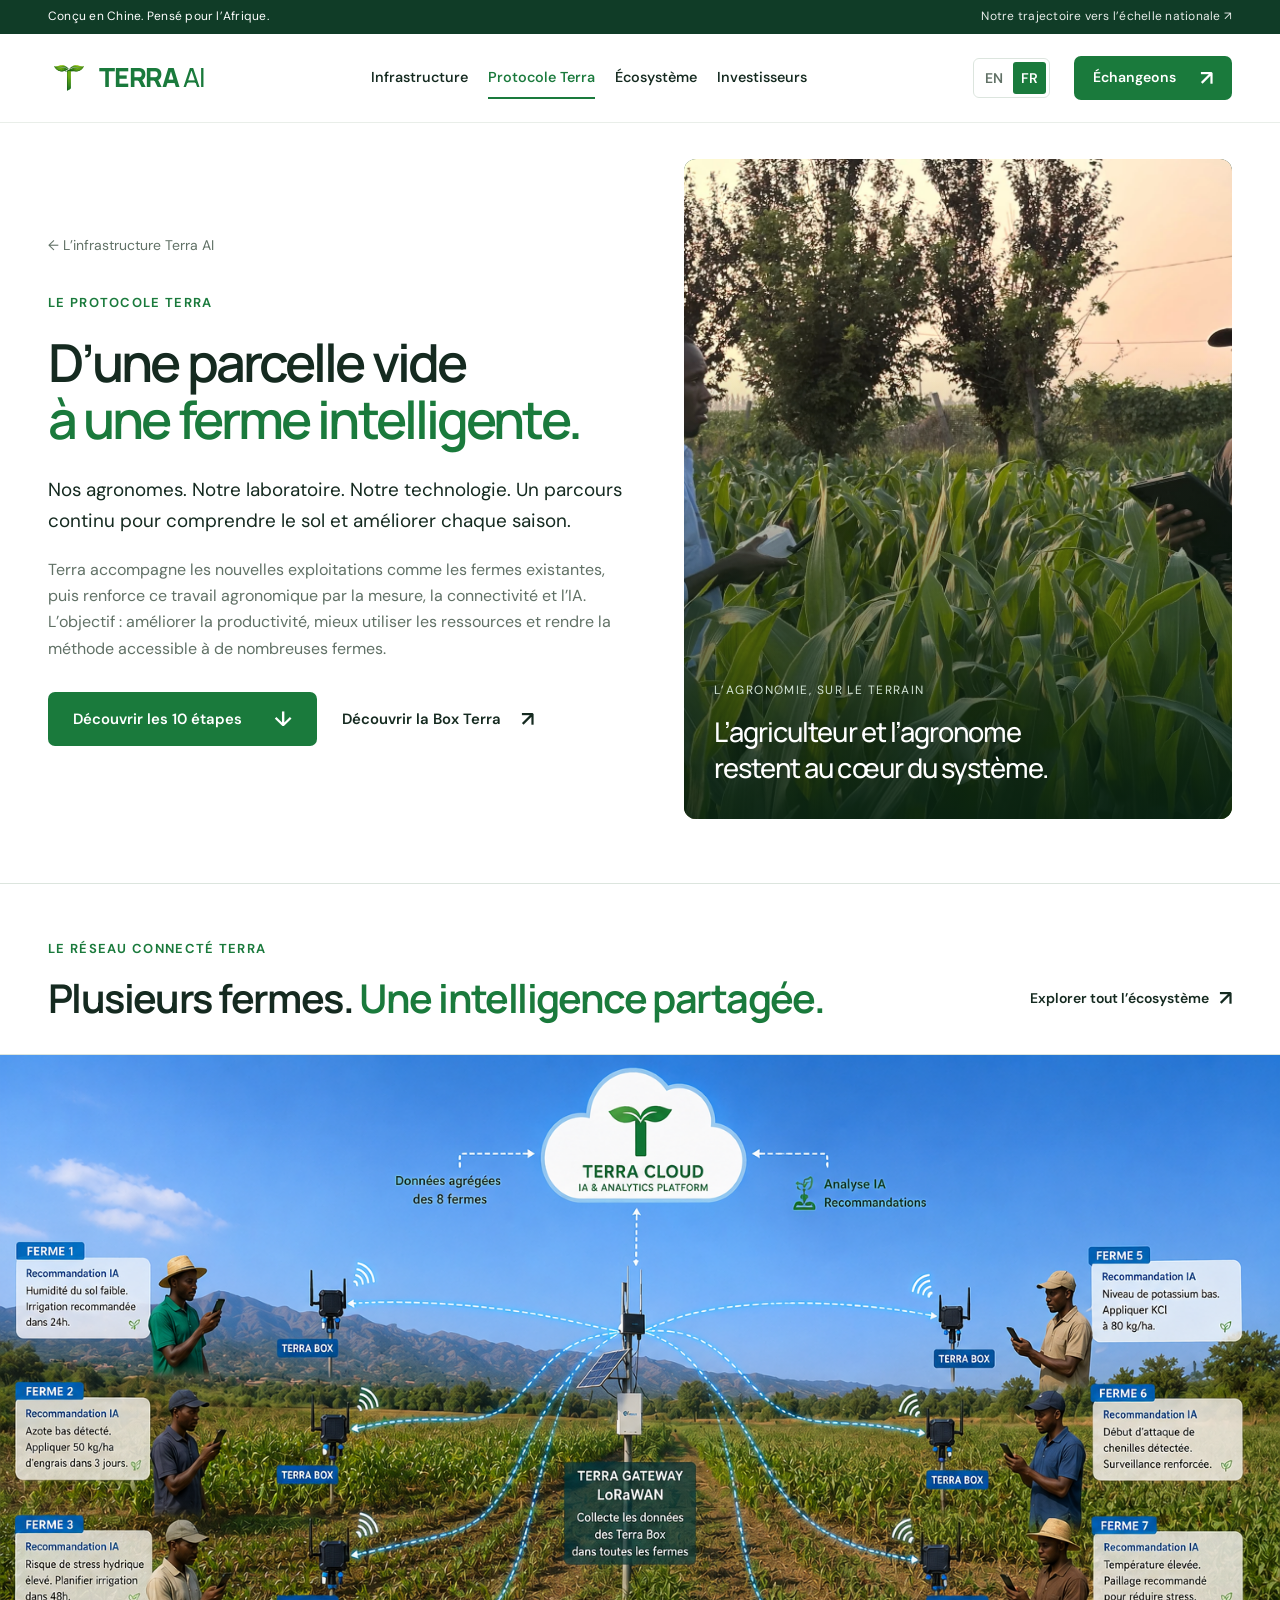
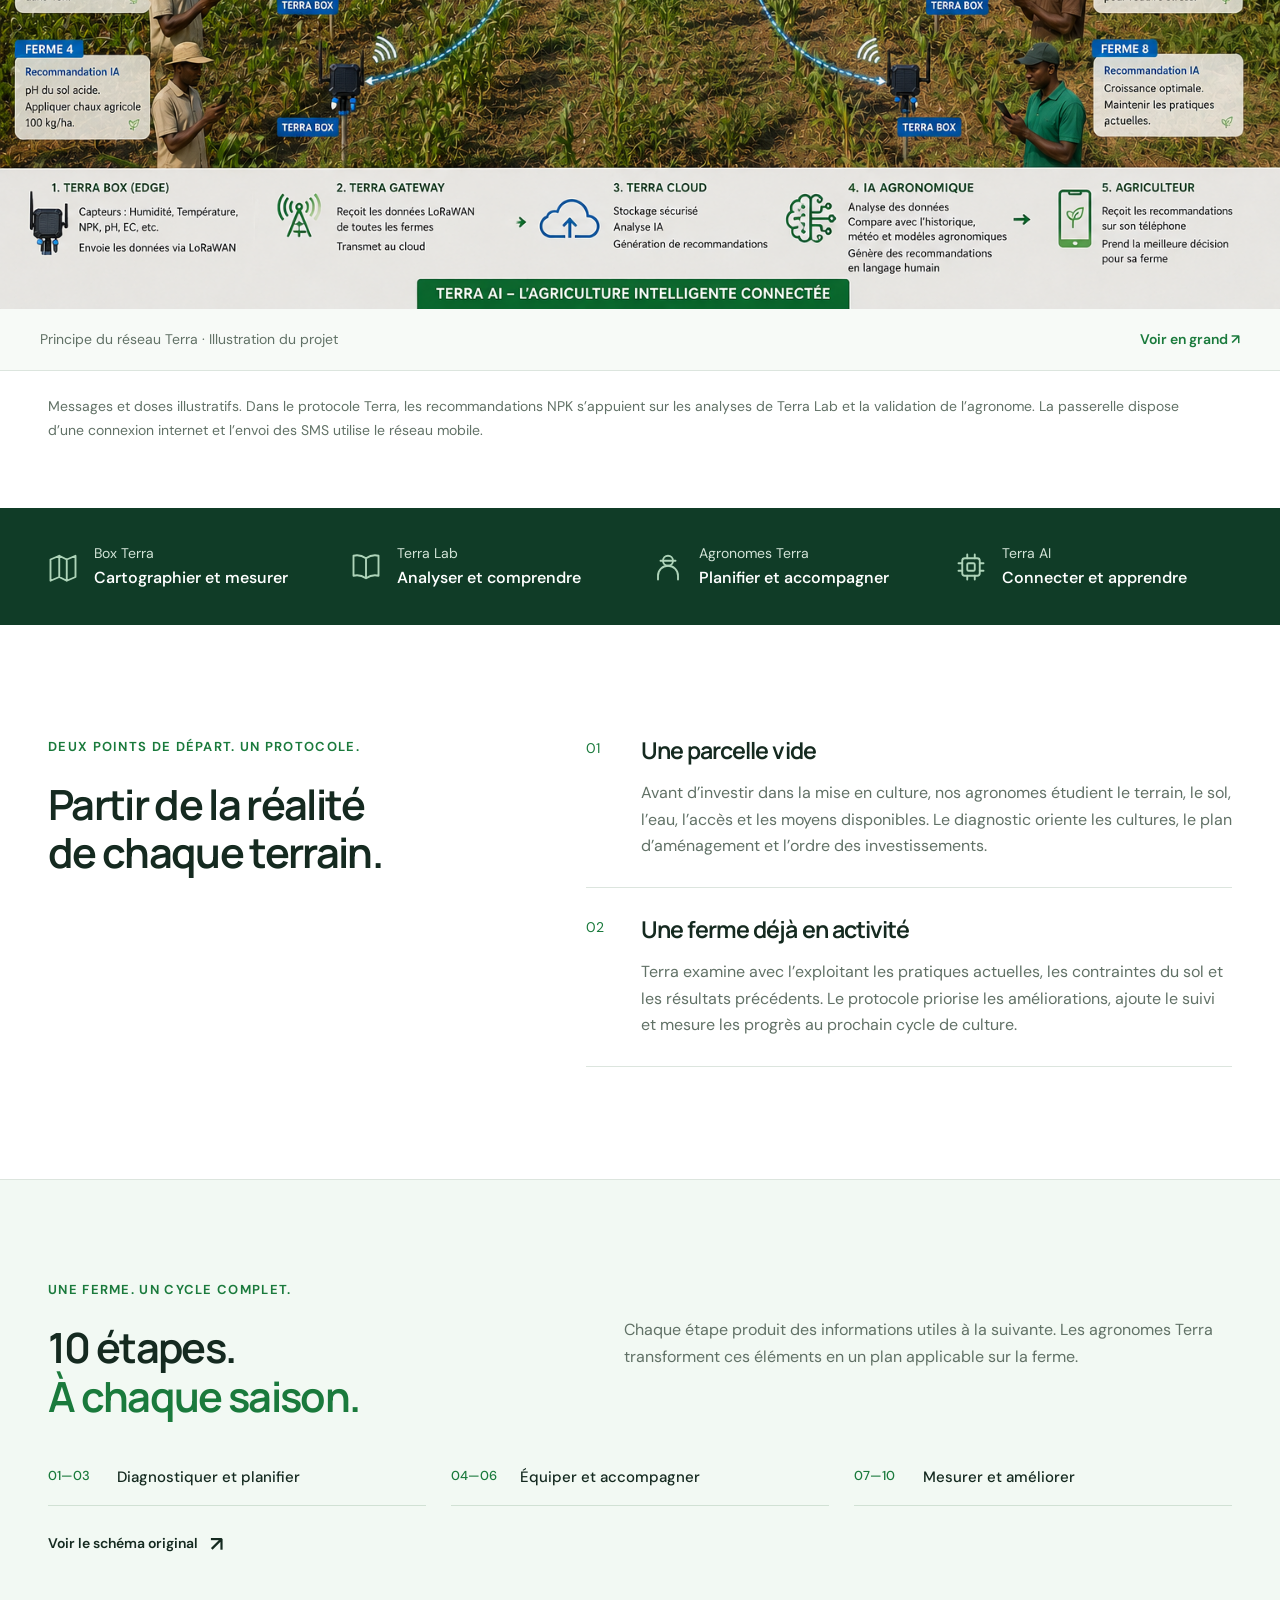
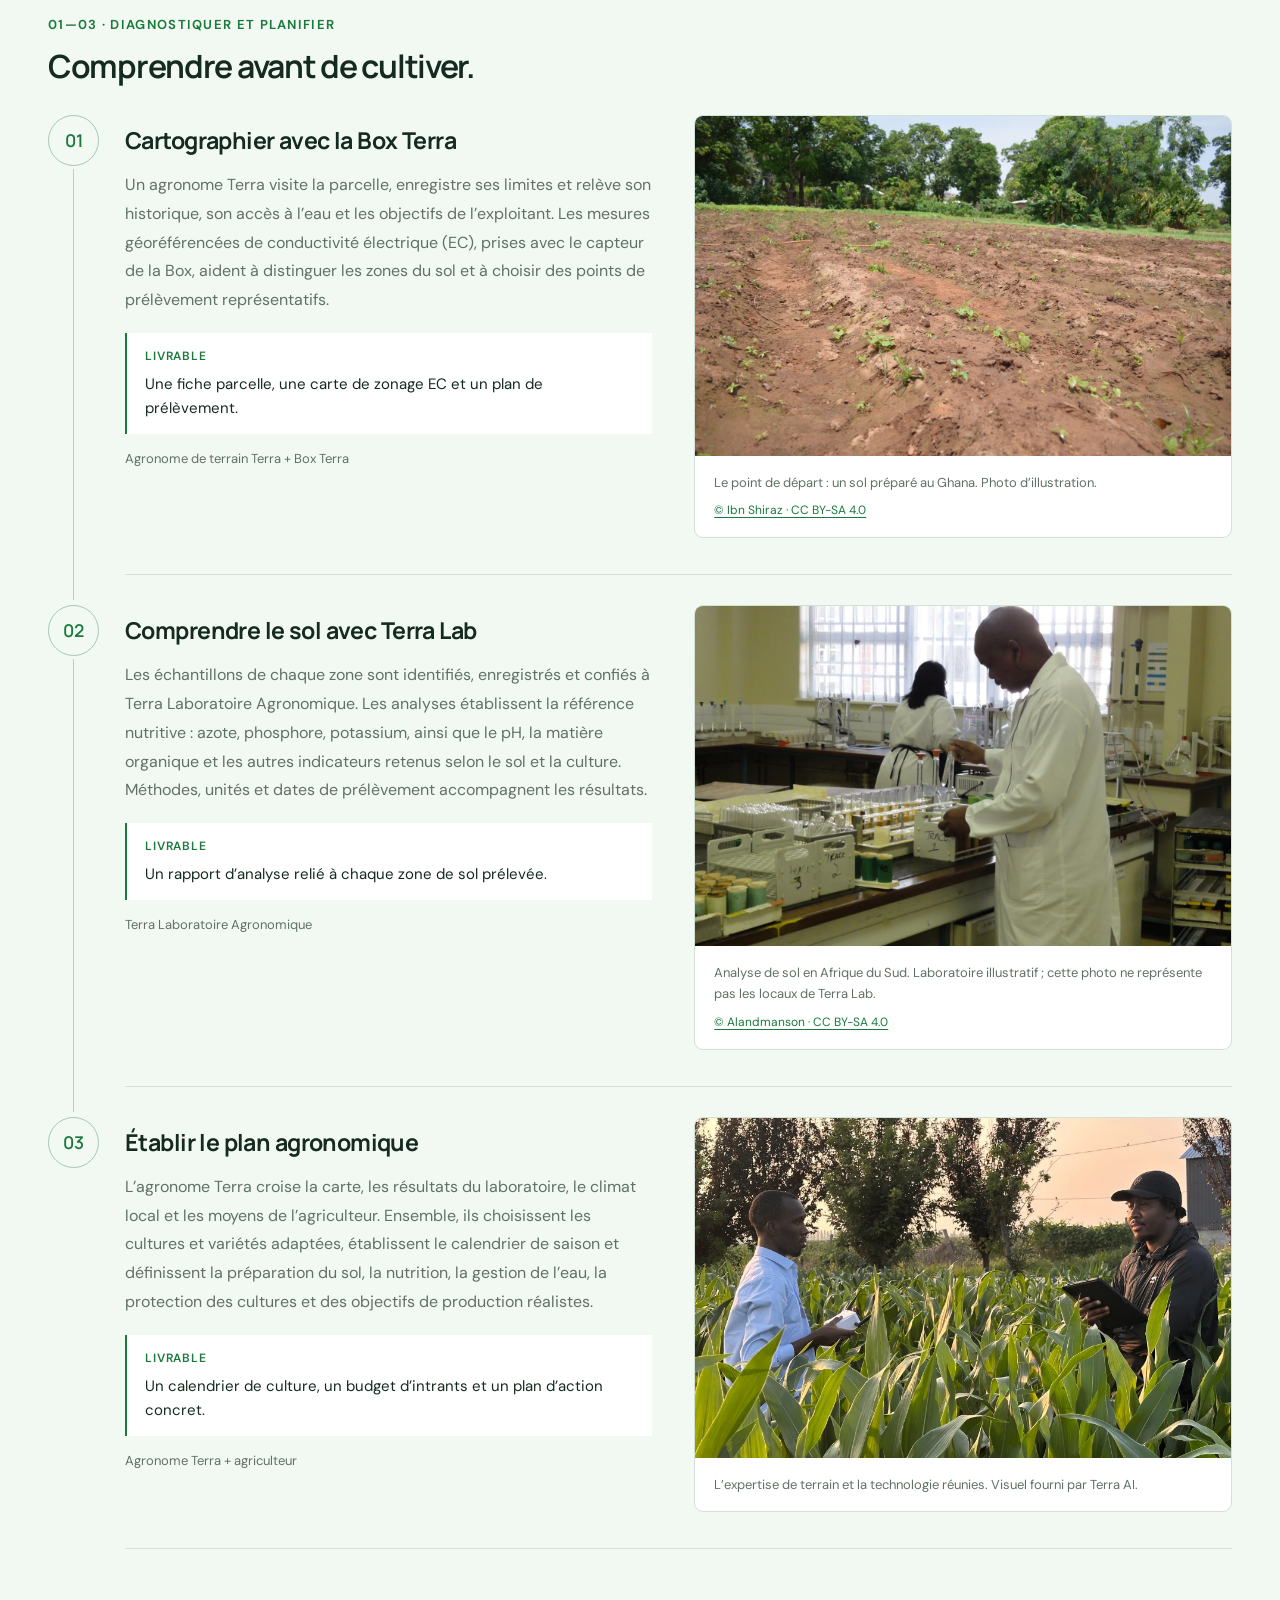
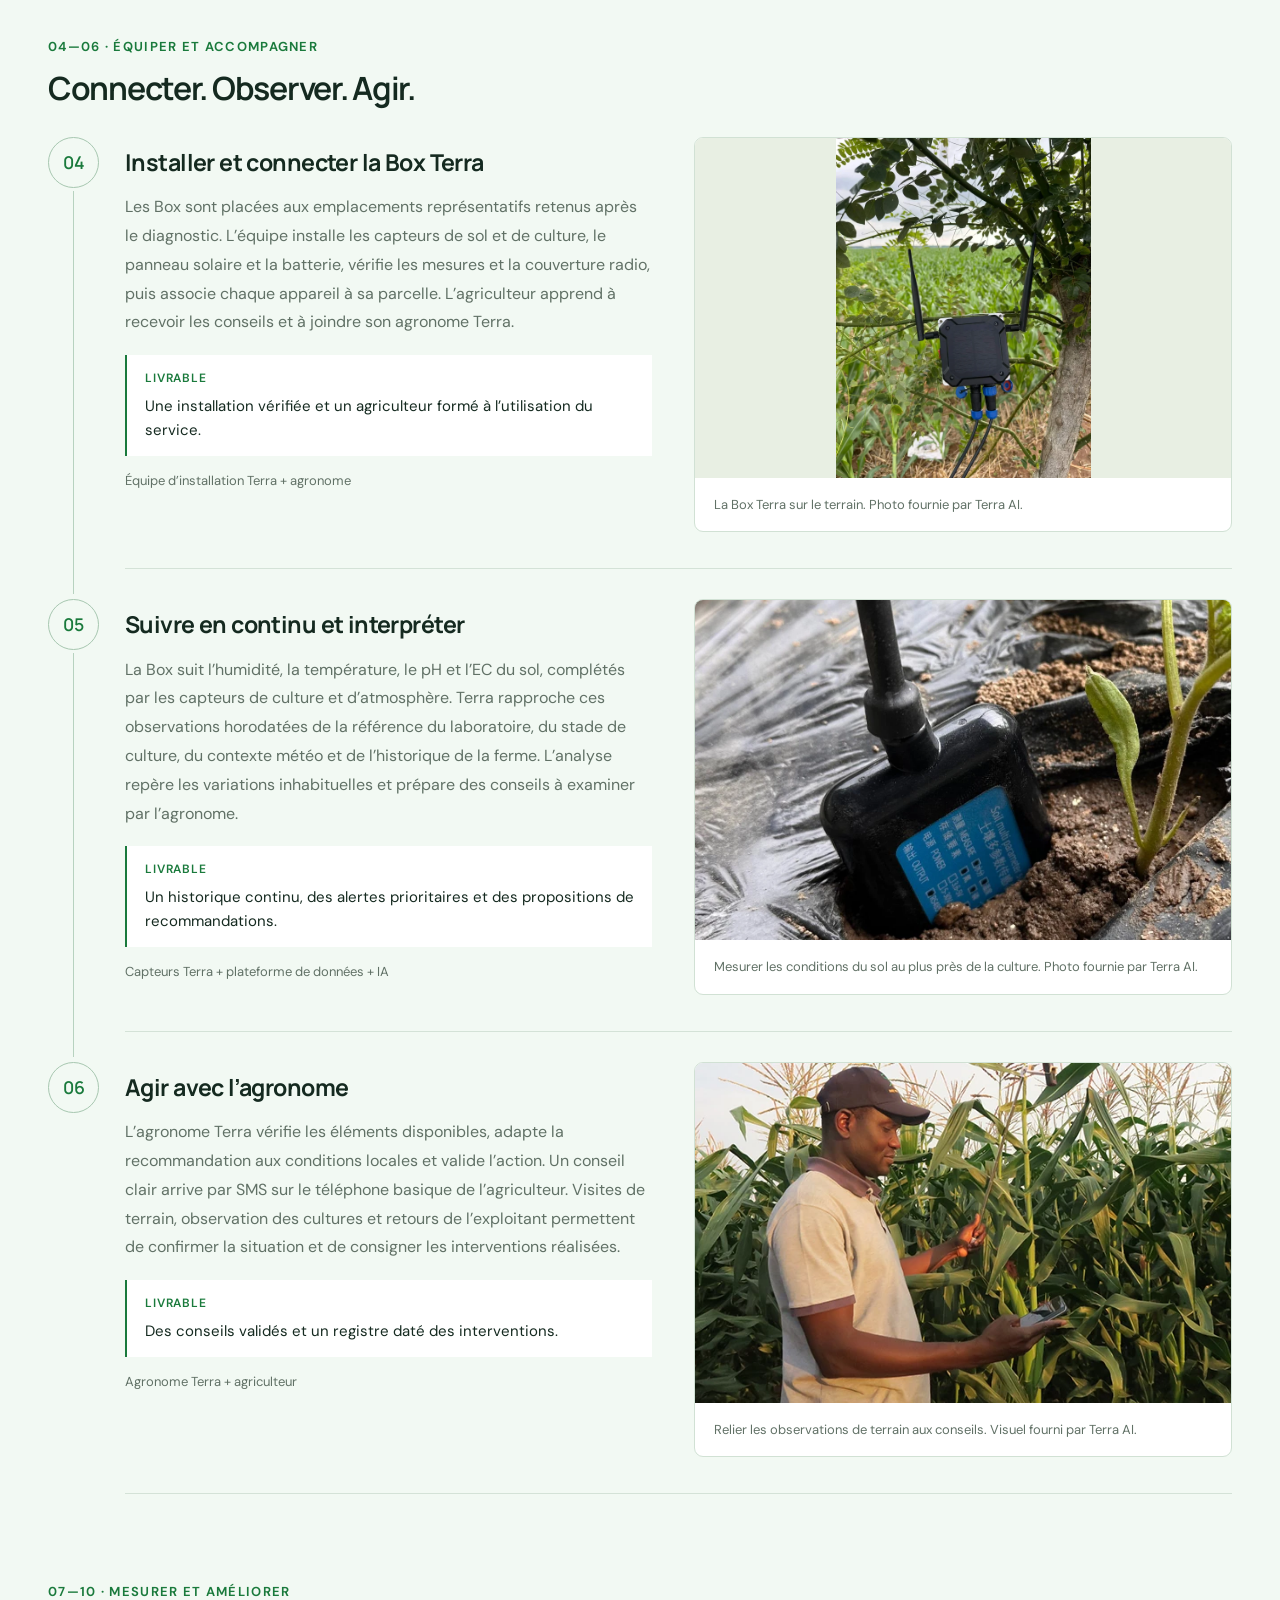
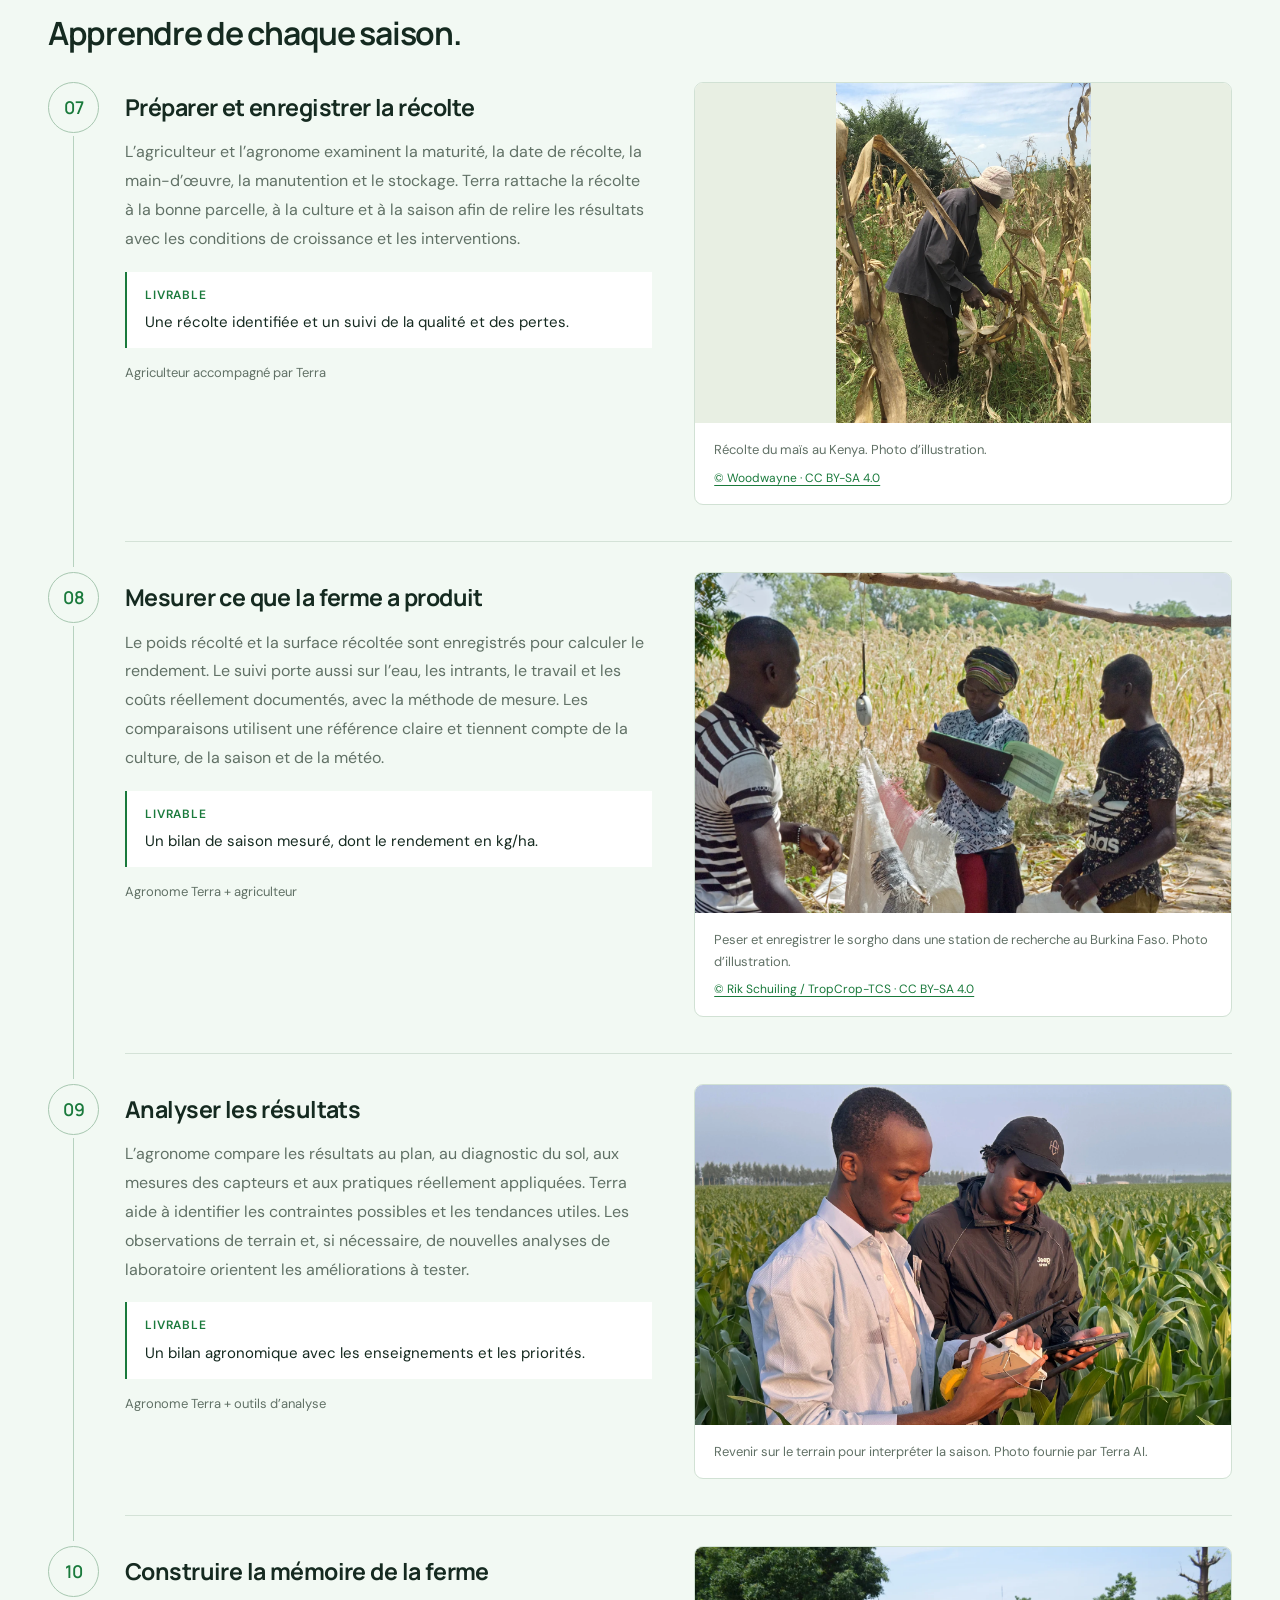
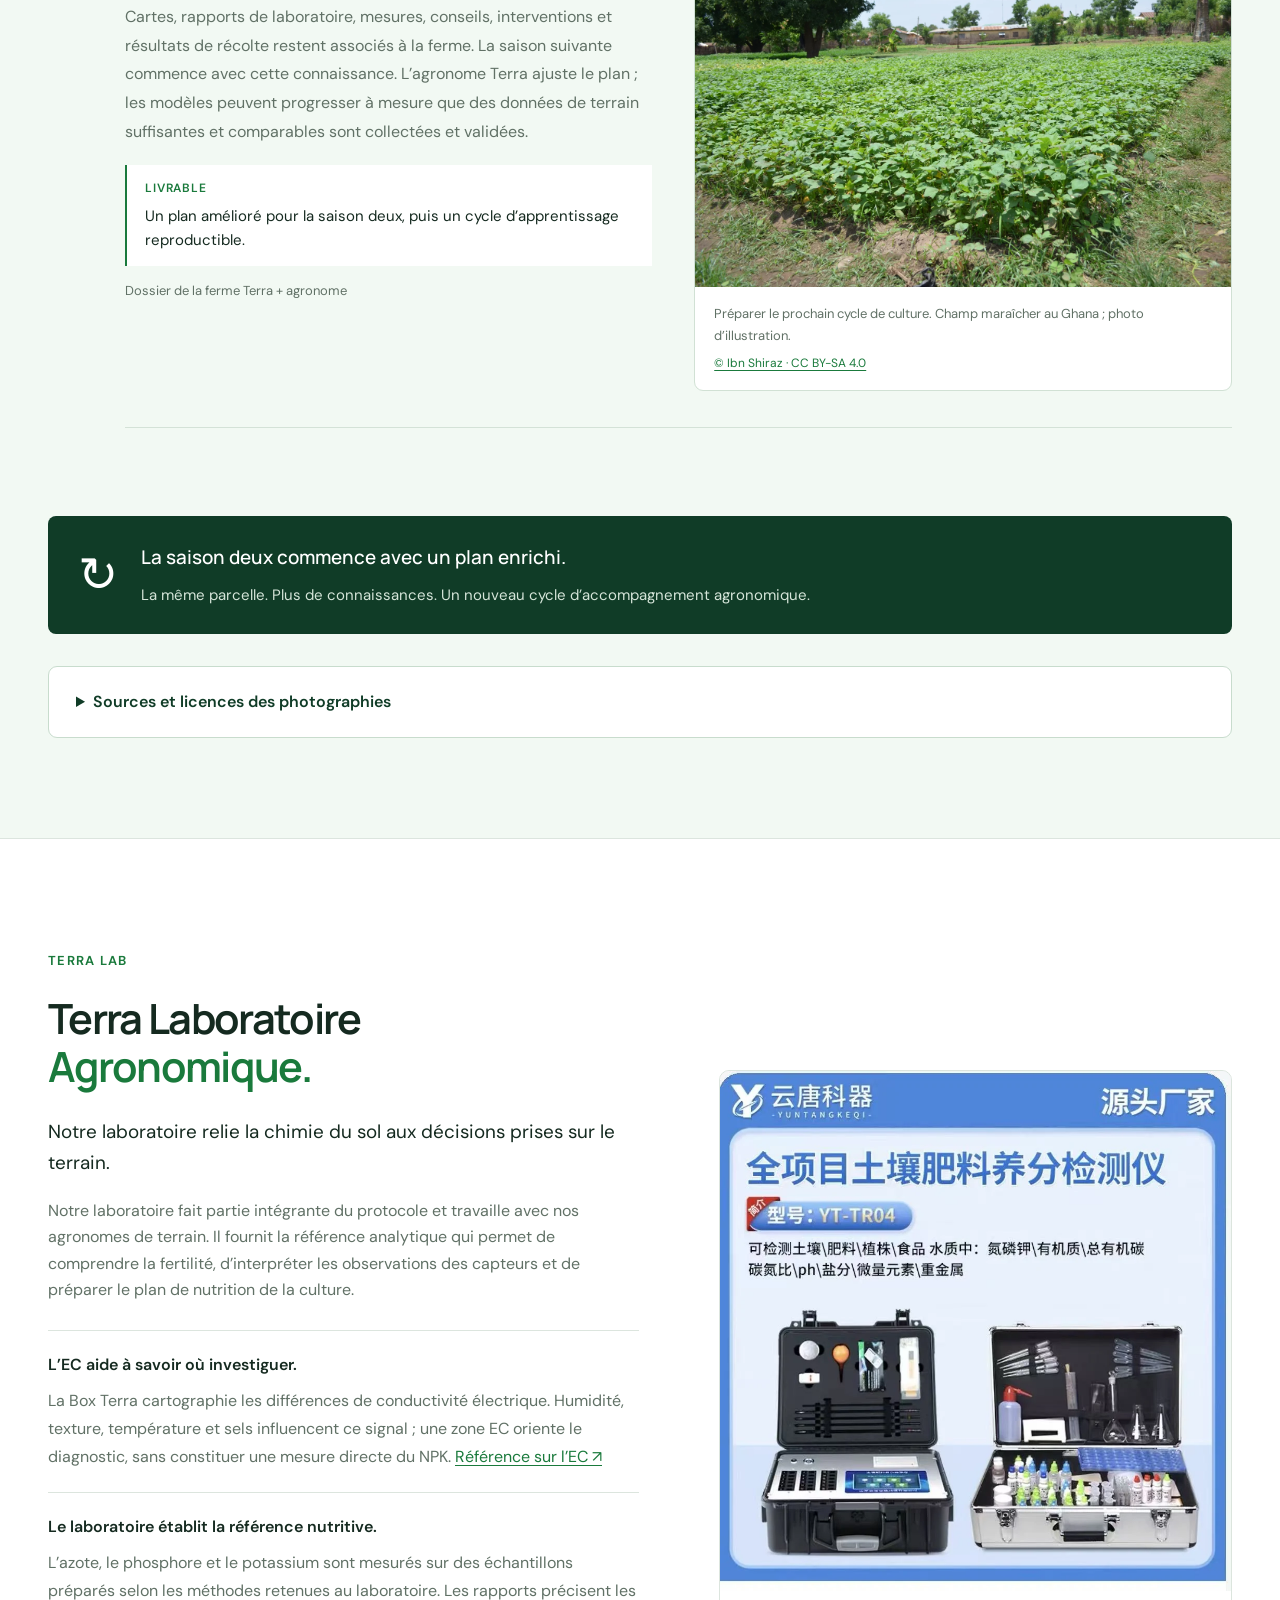
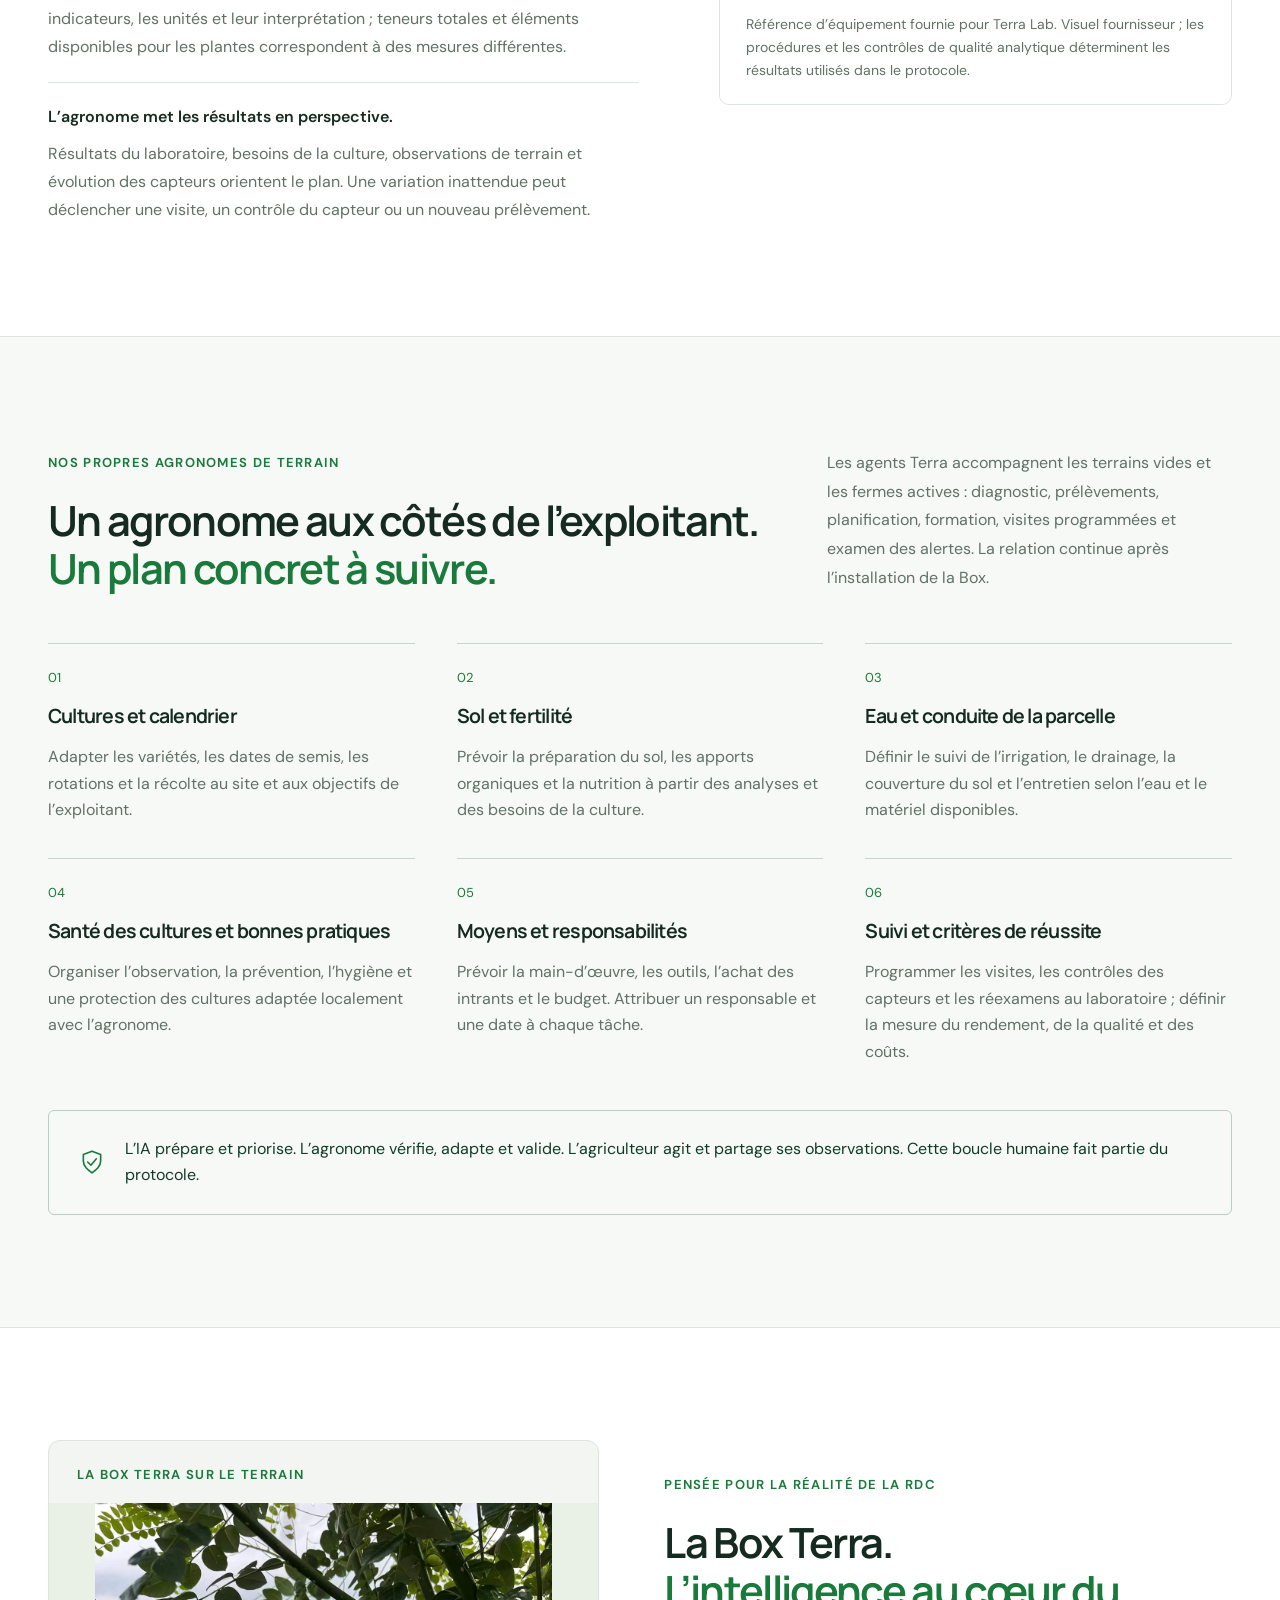
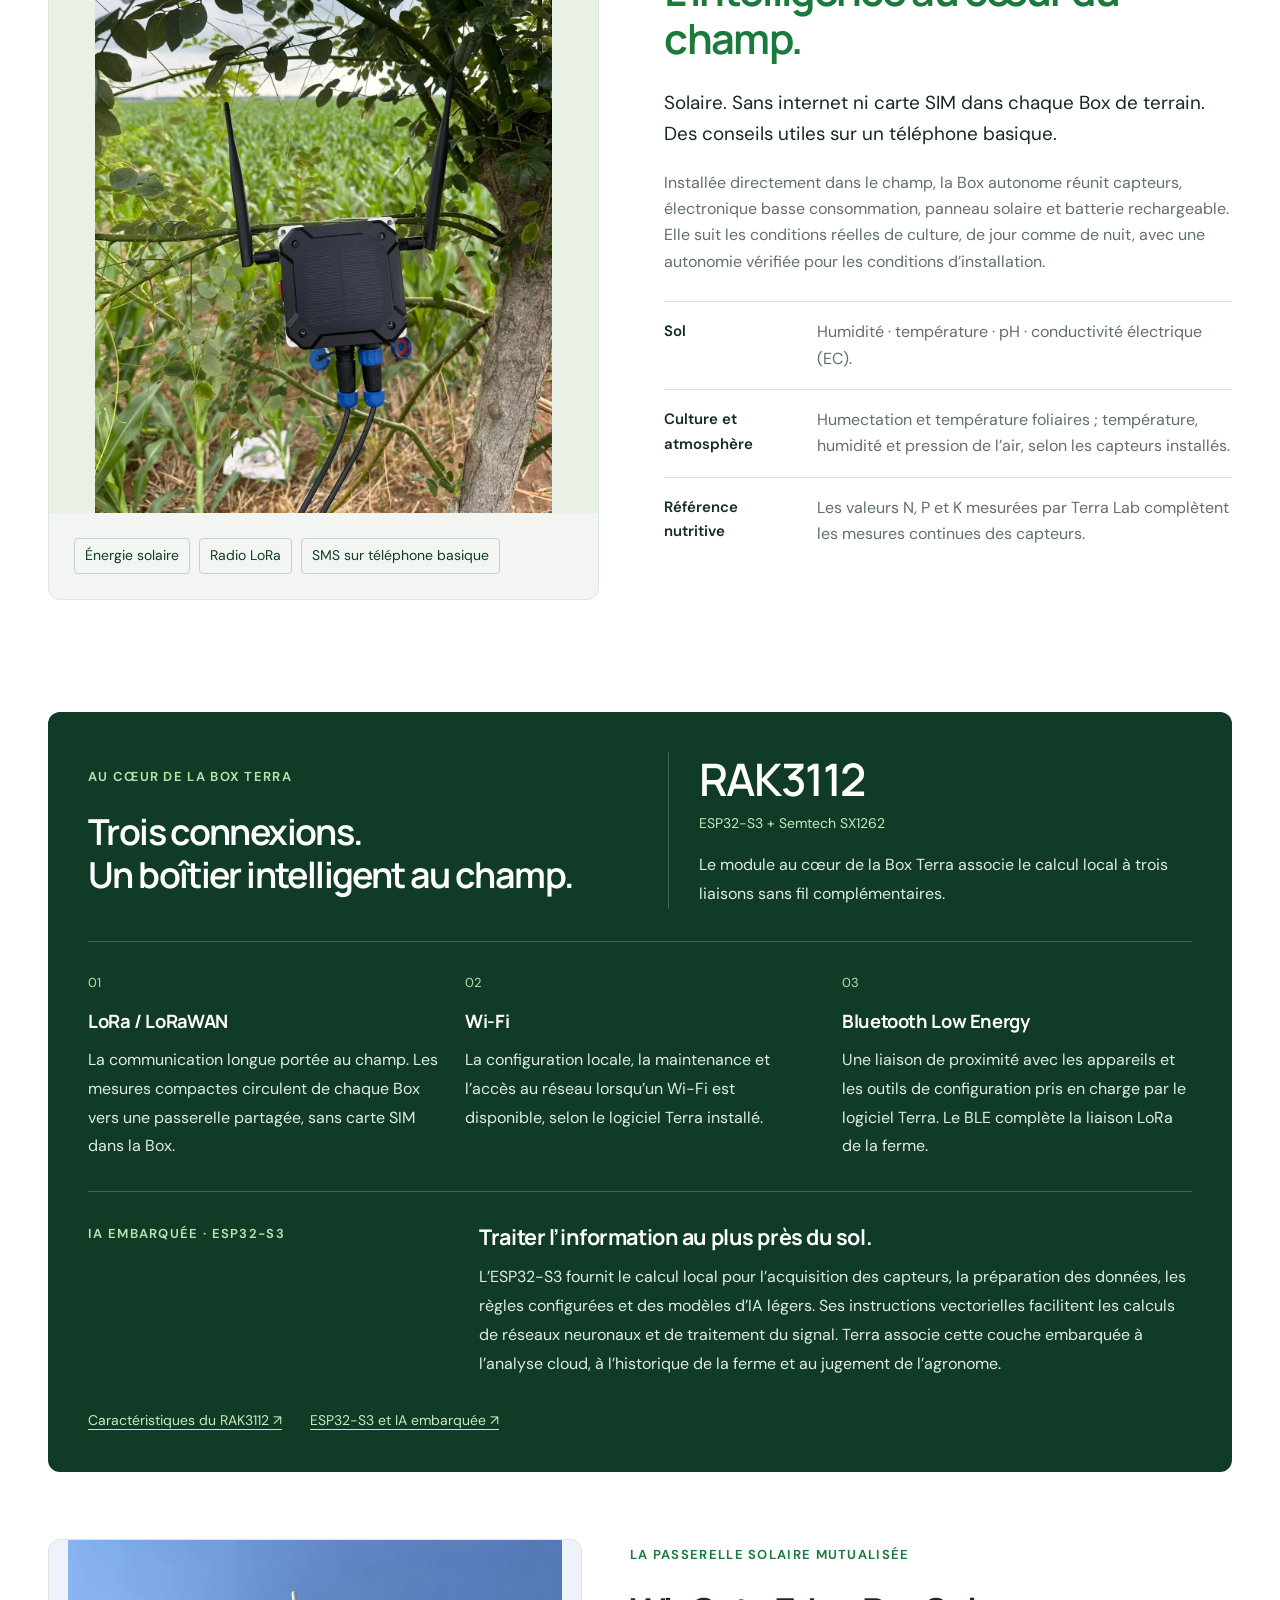
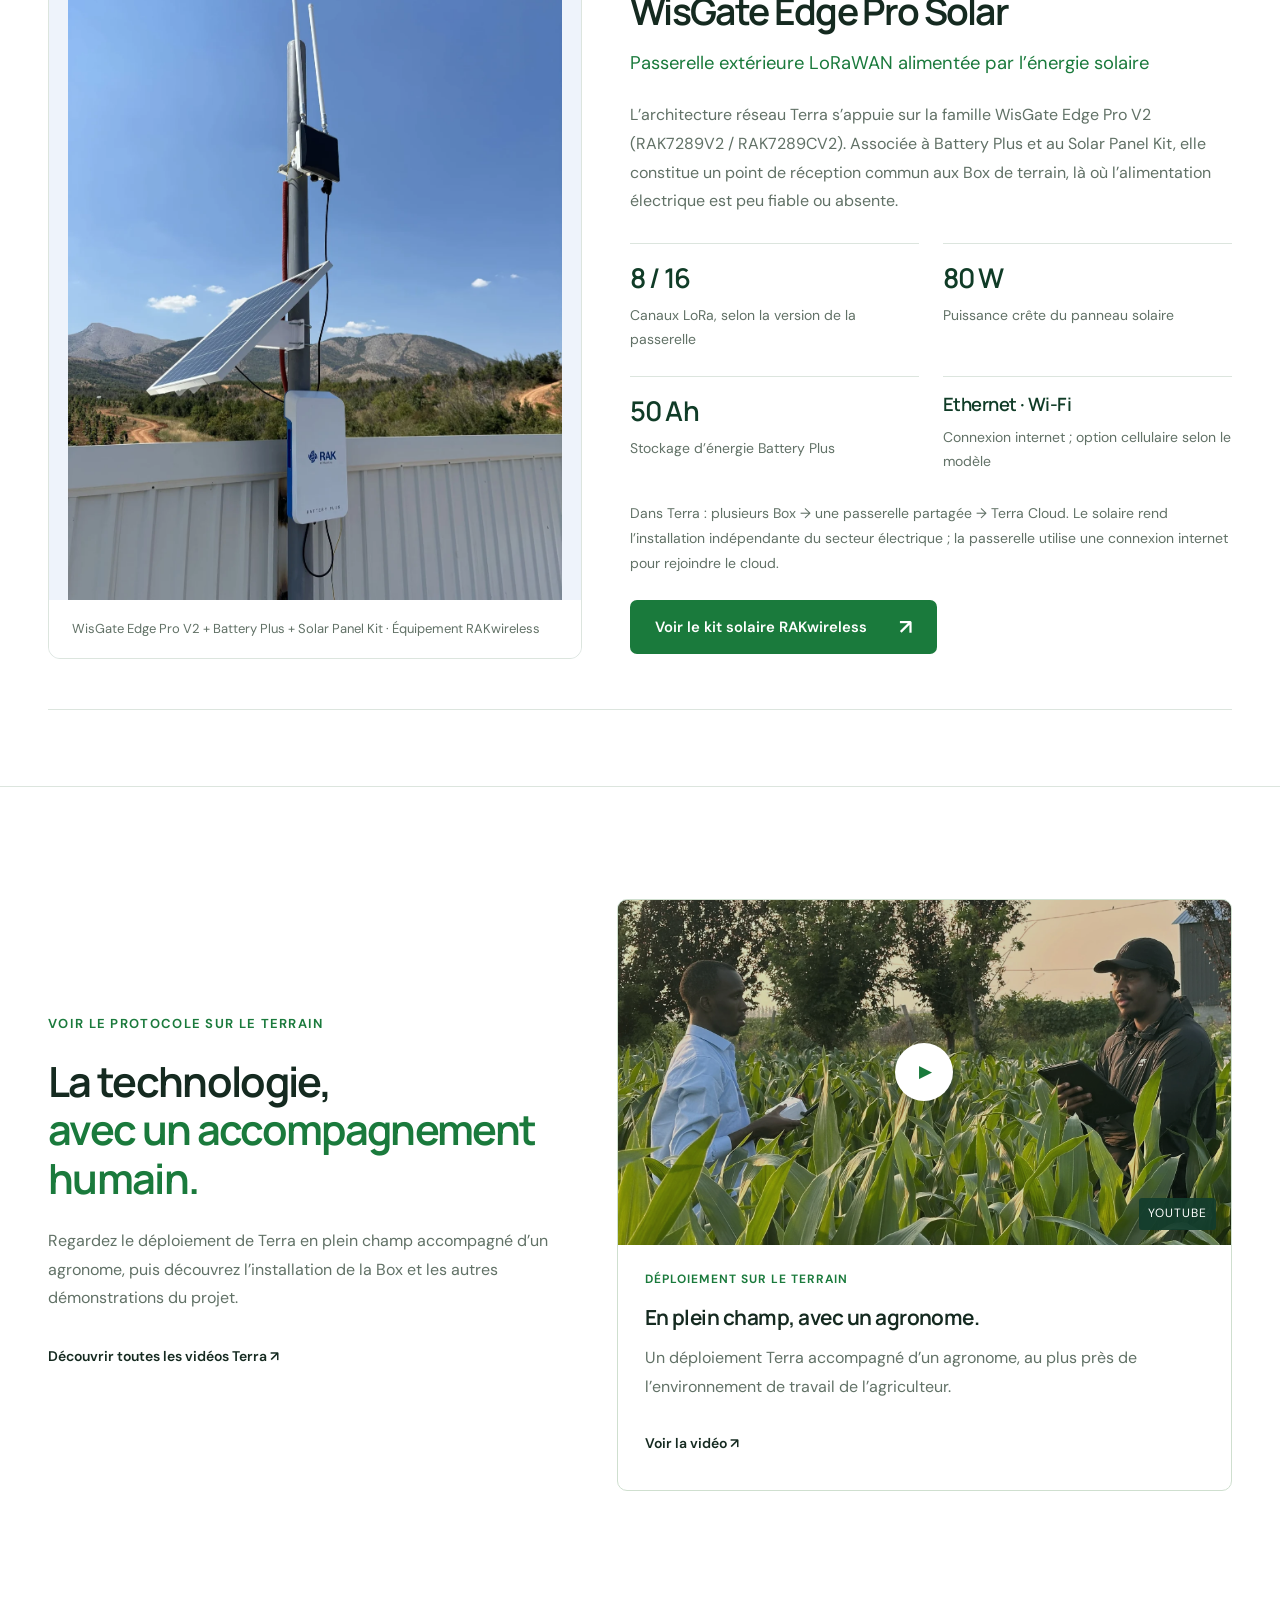
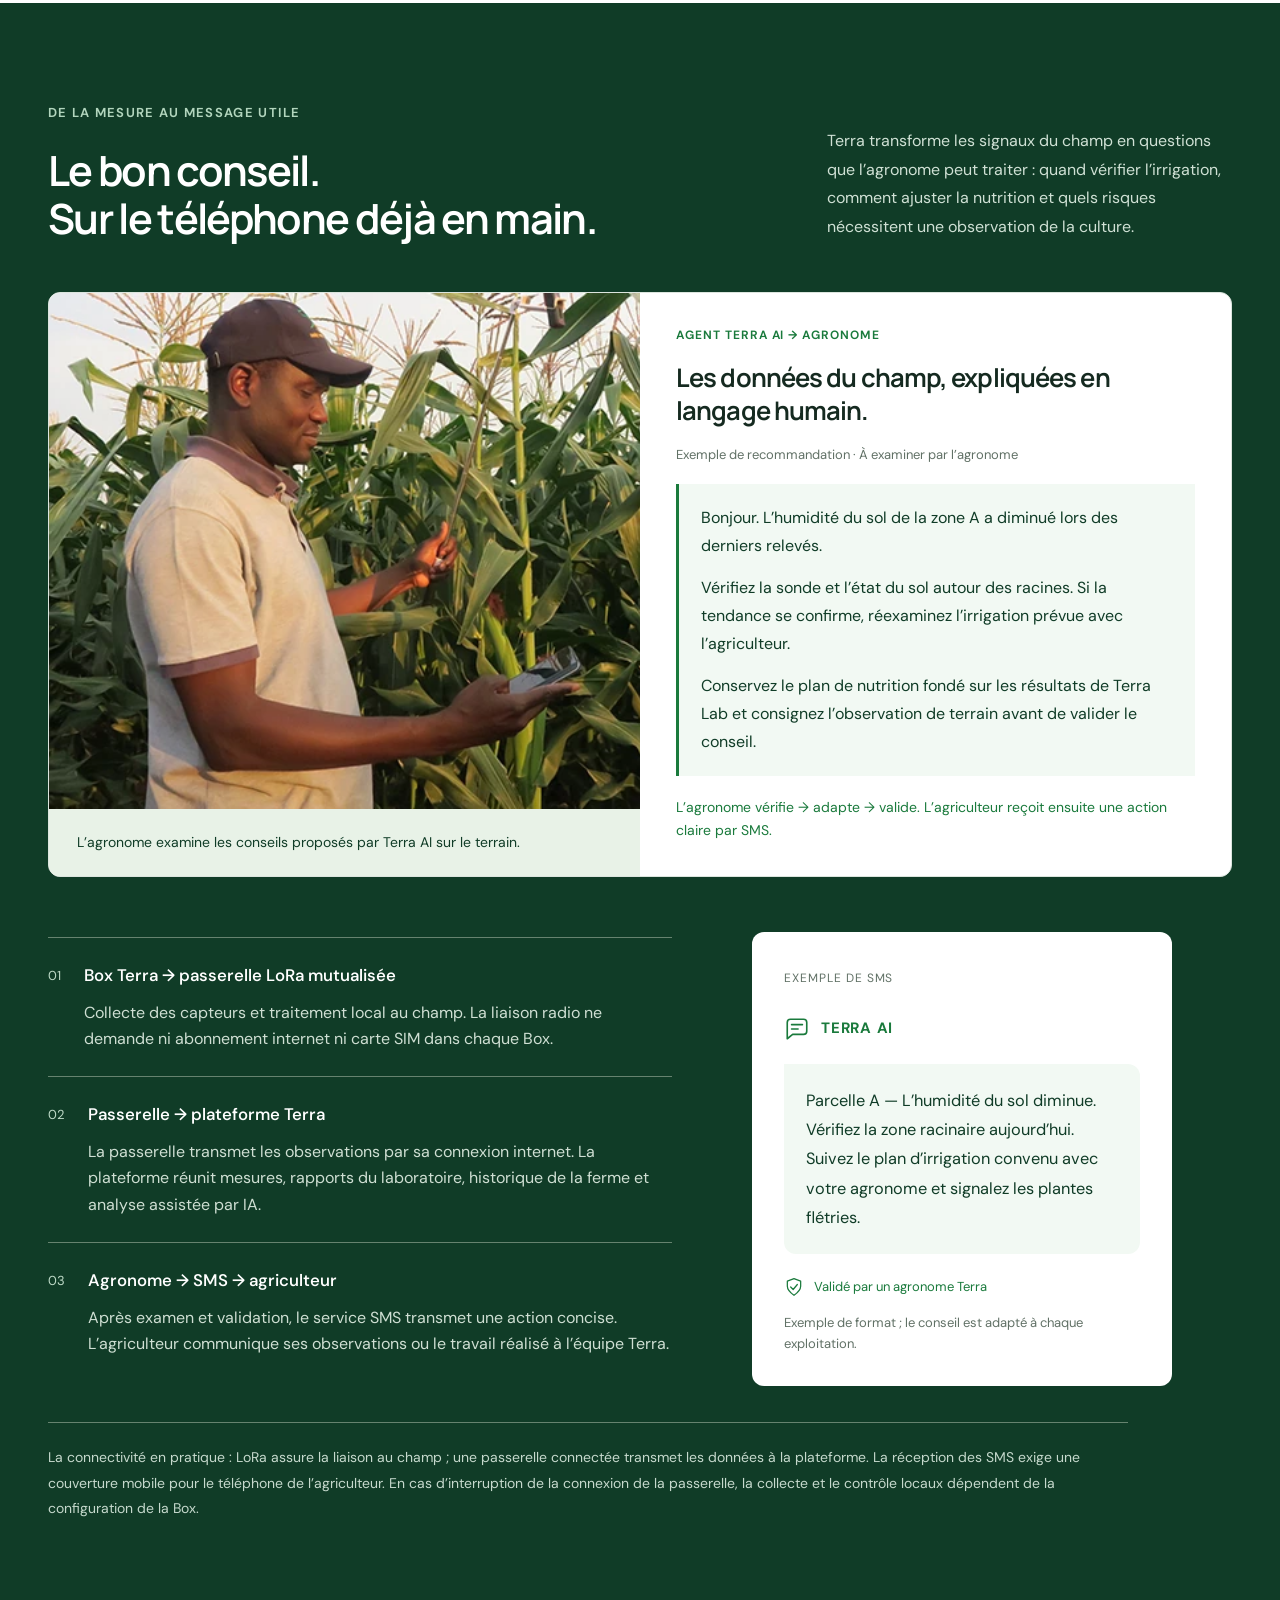
<file: protocole.html>
<!DOCTYPE html>
<html lang="fr">
<head>
  <meta charset="UTF-8"><meta name="viewport" content="width=device-width, initial-scale=1.0"><meta name="theme-color" content="#1a7a3c">
  <title>Protocole Terra — D’une parcelle vide à une ferme intelligente | Terra AI</title><meta name="description" content="Découvrez le protocole Terra AI : cartographie EC avec la Box Terra, Terra Laboratoire Agronomique, nos agronomes de terrain, plan de culture, suivi continu et conseils SMS validés.">
  <link rel="icon" type="image/svg+xml" href="data:image/svg+xml,%3Csvg xmlns='http://www.w3.org/2000/svg' viewBox='0 0 64 64'%3E%3Crect width='64' height='64' rx='16' fill='%231a7a3c'/%3E%3Cpath d='M17 19h30v8H36v23h-8V27H17z' fill='white'/%3E%3C/svg%3E">
  <link rel="alternate" hreflang="en" href="protocol.html"><link rel="alternate" hreflang="fr" href="protocole.html">
  <link rel="stylesheet" href="styles.css"><link rel="stylesheet" href="protocol.css"><link rel="stylesheet" href="visuals.css"><link rel="stylesheet" href="technology.css">
  <script src="i18n.js" defer></script><script src="app.js" defer></script><script src="videos.js" defer></script>
</head>
<body class="protocol-page" data-page="protocol">
  <a class="skip-link" href="#main">Aller au contenu</a>
  <div class="announcement"><div class="wrap"><span>Conçu en Chine. Pensé pour l’Afrique.</span><a href="fr.html#roadmap">Notre trajectoire vers l’échelle nationale ↗</a></div></div>
  <header class="header"><div class="wrap nav-wrap">
    <a class="brand" href="fr.html" aria-label="Accueil Terra AI"><img src="assets/terra-logo.png" width="48" height="48" alt=""><span>TERRA<span class="brand-ai"> AI</span></span></a>
    <button class="menu-toggle" aria-expanded="false" aria-controls="main-nav" aria-label="Ouvrir la navigation"><span></span><span></span></button>
    <nav id="main-nav" aria-label="Navigation principale"><a href="fr.html#infrastructure">Infrastructure</a><a href="protocole.html" aria-current="page">Protocole Terra</a><a href="fr.html#ecosystem">Écosystème</a><a href="fr.html#investors">Investisseurs</a></nav>
    <div class="language-switch" role="group" aria-label="Langue du site"><a href="protocol.html" lang="en" hreflang="en" aria-label="Read in English">EN</a><a href="protocole.html" lang="fr" hreflang="fr" aria-label="Lire en français" aria-current="page">FR</a></div>
    <a class="button button-small nav-cta" href="fr.html#contact">Échangeons <span aria-hidden="true">↗</span></a>
  </div></header>
  <main id="main">
    <section class="protocol-hero wrap">
      <div class="protocol-hero-copy"><a class="protocol-back" href="fr.html">← L’infrastructure Terra AI</a><p class="eyebrow">LE PROTOCOLE TERRA</p>
        <h1>D’une parcelle vide<br><em>à une ferme intelligente.</em></h1>
        <p class="protocol-lead">Nos agronomes. Notre laboratoire. Notre technologie. Un parcours continu pour comprendre le sol et améliorer chaque saison.</p>
        <p>Terra accompagne les nouvelles exploitations comme les fermes existantes, puis renforce ce travail agronomique par la mesure, la connectivité et l’IA. L’objectif : améliorer la productivité, mieux utiliser les ressources et rendre la méthode accessible à de nombreuses fermes.</p>
        <div class="hero-actions"><a class="button" href="#protocol-cycle">Découvrir les 10 étapes <span aria-hidden="true">↓</span></a><a class="text-link" href="#terra-box">Découvrir la Box Terra <span aria-hidden="true">↗</span></a></div>
      </div>
      <figure class="protocol-hero-image"><img src="assets/terra-agronomists-field.webp" width="1800" height="1350" fetchpriority="high" alt="Deux personnes examinent un boîtier de terrain Terra et une tablette dans un champ de maïs"><figcaption><span>L’AGRONOMIE, SUR LE TERRAIN</span><b>L’agriculteur et l’agronome restent au cœur du système.</b></figcaption></figure>
    </section>
    <section class="ecosystem-overview" id="ecosystem-overview" aria-labelledby="ecosystem-overview-title">
      <div class="wrap ecosystem-overview-heading"><div><p class="eyebrow">LE RÉSEAU CONNECTÉ TERRA</p><h2 id="ecosystem-overview-title">Plusieurs fermes. <em>Une intelligence partagée.</em></h2></div><a class="text-link" href="fr.html#ecosystem">Explorer tout l’écosystème <span aria-hidden="true">↗</span></a></div>
      <figure class="ecosystem-panorama"><a href="assets/terra-ecosystem-overview.png" target="_blank" rel="noopener" aria-label="Ouvrir l’illustration complète de l’écosystème Terra"><img src="assets/terra-ecosystem-overview.png" width="1536" height="1024" loading="lazy" alt="Illustration de principe de huit fermes reliées par leurs Box Terra, une passerelle LoRaWAN mutualisée et Terra Cloud, avec des conseils reçus sur téléphone"></a><figcaption><span>Principe du réseau Terra · Illustration du projet</span><a href="assets/terra-ecosystem-overview.png" target="_blank" rel="noopener">Voir en grand ↗</a></figcaption></figure>
      <div class="wrap"><p class="ecosystem-illustration-note">Messages et doses illustratifs. Dans le protocole Terra, les recommandations NPK s’appuient sur les analyses de Terra Lab et la validation de l’agronome. La passerelle dispose d’une connexion internet et l’envoi des SMS utilise le réseau mobile.</p></div>
    </section>
    <div class="protocol-service-band"><div class="wrap"><a href="#diagnose"><span class="line-icon" data-icon="map" aria-hidden="true"></span><span>Box Terra<b>Cartographier et mesurer</b></span></a><a href="#terra-lab"><span class="line-icon" data-icon="book" aria-hidden="true"></span><span>Terra Lab<b>Analyser et comprendre</b></span></a><a href="#agronomists"><span class="line-icon" data-icon="farmer" aria-hidden="true"></span><span>Agronomes Terra<b>Planifier et accompagner</b></span></a><a href="#farm-memory"><span class="line-icon" data-icon="chip" aria-hidden="true"></span><span>Terra AI<b>Connecter et apprendre</b></span></a></div></div>

    <section class="section wrap protocol-entry" id="starting-point"><div><p class="eyebrow">DEUX POINTS DE DÉPART. UN PROTOCOLE.</p><h2>Partir de la réalité<br>de chaque terrain.</h2></div><div class="protocol-entry-options"><article><span>01</span><h3>Une parcelle vide</h3><p>Avant d’investir dans la mise en culture, nos agronomes étudient le terrain, le sol, l’eau, l’accès et les moyens disponibles. Le diagnostic oriente les cultures, le plan d’aménagement et l’ordre des investissements.</p></article><article><span>02</span><h3>Une ferme déjà en activité</h3><p>Terra examine avec l’exploitant les pratiques actuelles, les contraintes du sol et les résultats précédents. Le protocole priorise les améliorations, ajoute le suivi et mesure les progrès au prochain cycle de culture.</p></article></div></section>

    <section class="protocol-cycle-section" id="protocol-cycle"><div class="wrap protocol-cycle-layout"><aside class="protocol-cycle-guide"><p class="eyebrow">UNE FERME. UN CYCLE COMPLET.</p><h2>10 étapes.<br><em>À chaque saison.</em></h2><p>Chaque étape produit des informations utiles à la suivante. Les agronomes Terra transforment ces éléments en un plan applicable sur la ferme.</p><div class="protocol-phase-links"><a href="#diagnose"><span>01—03</span>Diagnostiquer et planifier</a><a href="#act"><span>04—06</span>Équiper et accompagner</a><a href="#learn"><span>07—10</span>Mesurer et améliorer</a></div><a class="text-link" href="#protocol-diagram">Voir le schéma original <span aria-hidden="true">↗</span></a></aside><div class="protocol-phases"><section class="protocol-phase" id="diagnose" aria-labelledby="diagnose-title"><p class="eyebrow">01—03 · DIAGNOSTIQUER ET PLANIFIER</p><h3 id="diagnose-title">Comprendre avant de cultiver.</h3><ol start="1"><li class="protocol-step" id="step-1"><span class="protocol-step-number">01</span><div class="protocol-step-body"><div class="protocol-step-copy"><h4>Cartographier avec la Box Terra</h4><p>Un agronome Terra visite la parcelle, enregistre ses limites et relève son historique, son accès à l’eau et les objectifs de l’exploitant. Les mesures géoréférencées de conductivité électrique (EC), prises avec le capteur de la Box, aident à distinguer les zones du sol et à choisir des points de prélèvement représentatifs.</p><div class="step-output"><b>LIVRABLE</b><span>Une fiche parcelle, une carte de zonage EC et un plan de prélèvement.</span></div><span class="step-owner">Agronome de terrain Terra + Box Terra</span></div><figure class="protocol-step-photo"><a href="assets/protocol-prepared-soil.webp" target="_blank" rel="noopener" aria-label="Voir la photo de l’étape 1"><img class="photo-cover" src="assets/protocol-prepared-soil.webp" width="1400" height="927" loading="lazy" alt="Planches de culture préparées et sol découvert dans le nord du Ghana"></a><figcaption>Le point de départ : un sol préparé au Ghana. Photo d’illustration.<a class="protocol-photo-credit" href="https://commons.wikimedia.org/wiki/File:Ploughed_Land_for_Vegetable_Planting_in_Northern_Ghana.jpg" target="_blank" rel="noopener">© Ibn Shiraz · CC BY-SA 4.0</a></figcaption></figure></div></li><li class="protocol-step" id="step-2"><span class="protocol-step-number">02</span><div class="protocol-step-body"><div class="protocol-step-copy"><h4>Comprendre le sol avec Terra Lab</h4><p>Les échantillons de chaque zone sont identifiés, enregistrés et confiés à Terra Laboratoire Agronomique. Les analyses établissent la référence nutritive : azote, phosphore, potassium, ainsi que le pH, la matière organique et les autres indicateurs retenus selon le sol et la culture. Méthodes, unités et dates de prélèvement accompagnent les résultats.</p><div class="step-output"><b>LIVRABLE</b><span>Un rapport d’analyse relié à chaque zone de sol prélevée.</span></div><span class="step-owner">Terra Laboratoire Agronomique</span></div><figure class="protocol-step-photo"><a href="assets/protocol-soil-laboratory.webp" target="_blank" rel="noopener" aria-label="Voir la photo de l’étape 2"><img class="photo-cover" src="assets/protocol-soil-laboratory.webp" width="1400" height="1050" loading="lazy" alt="Techniciens préparant des échantillons de sol pour leur analyse en laboratoire en Afrique du Sud"></a><figcaption>Analyse de sol en Afrique du Sud. Laboratoire illustratif ; cette photo ne représente pas les locaux de Terra Lab.<a class="protocol-photo-credit" href="https://commons.wikimedia.org/wiki/File:Soil_fertility_analysis_7_Samples_for_Zn_Mn_%26_Cu_by_AA.jpg" target="_blank" rel="noopener">© Alandmanson · CC BY-SA 4.0</a></figcaption></figure></div></li><li class="protocol-step" id="step-3"><span class="protocol-step-number">03</span><div class="protocol-step-body"><div class="protocol-step-copy"><h4>Établir le plan agronomique</h4><p>L’agronome Terra croise la carte, les résultats du laboratoire, le climat local et les moyens de l’agriculteur. Ensemble, ils choisissent les cultures et variétés adaptées, établissent le calendrier de saison et définissent la préparation du sol, la nutrition, la gestion de l’eau, la protection des cultures et des objectifs de production réalistes.</p><div class="step-output"><b>LIVRABLE</b><span>Un calendrier de culture, un budget d’intrants et un plan d’action concret.</span></div><span class="step-owner">Agronome Terra + agriculteur</span></div><figure class="protocol-step-photo"><a href="assets/terra-agronomists-field.webp" target="_blank" rel="noopener" aria-label="Voir la photo de l’étape 3"><img class="photo-cover" src="assets/terra-agronomists-field.webp" width="1800" height="1350" loading="lazy" alt="L’équipe de terrain Terra examine un boîtier et une tablette dans un champ de maïs"></a><figcaption>L’expertise de terrain et la technologie réunies. Visuel fourni par Terra AI.</figcaption></figure></div></li></ol></section><section class="protocol-phase" id="act" aria-labelledby="act-title"><p class="eyebrow">04—06 · ÉQUIPER ET ACCOMPAGNER</p><h3 id="act-title">Connecter. Observer. Agir.</h3><ol start="4"><li class="protocol-step" id="step-4"><span class="protocol-step-number">04</span><div class="protocol-step-body"><div class="protocol-step-copy"><h4>Installer et connecter la Box Terra</h4><p>Les Box sont placées aux emplacements représentatifs retenus après le diagnostic. L’équipe installe les capteurs de sol et de culture, le panneau solaire et la batterie, vérifie les mesures et la couverture radio, puis associe chaque appareil à sa parcelle. L’agriculteur apprend à recevoir les conseils et à joindre son agronome Terra.</p><div class="step-output"><b>LIVRABLE</b><span>Une installation vérifiée et un agriculteur formé à l’utilisation du service.</span></div><span class="step-owner">Équipe d’installation Terra + agronome</span></div><figure class="protocol-step-photo"><a href="assets/terra-box-field-current.webp" target="_blank" rel="noopener" aria-label="Voir la photo de l’étape 4"><img class="photo-contain" src="assets/terra-box-field-current.webp" width="1200" height="1600" loading="lazy" alt="Box Terra avec deux antennes et ses connecteurs de capteurs, installée parmi les plantes"></a><figcaption>La Box Terra sur le terrain. Photo fournie par Terra AI.</figcaption></figure></div></li><li class="protocol-step" id="step-5"><span class="protocol-step-number">05</span><div class="protocol-step-body"><div class="protocol-step-copy"><h4>Suivre en continu et interpréter</h4><p>La Box suit l’humidité, la température, le pH et l’EC du sol, complétés par les capteurs de culture et d’atmosphère. Terra rapproche ces observations horodatées de la référence du laboratoire, du stade de culture, du contexte météo et de l’historique de la ferme. L’analyse repère les variations inhabituelles et prépare des conseils à examiner par l’agronome.</p><div class="step-output"><b>LIVRABLE</b><span>Un historique continu, des alertes prioritaires et des propositions de recommandations.</span></div><span class="step-owner">Capteurs Terra + plateforme de données + IA</span></div><figure class="protocol-step-photo"><a href="assets/soil-sensor.webp" target="_blank" rel="noopener" aria-label="Voir la photo de l’étape 5"><img class="photo-cover" src="assets/soil-sensor.webp" width="1195" height="1319" loading="lazy" alt="Capteur de sol Terra installé au niveau des racines d’une plante"></a><figcaption>Mesurer les conditions du sol au plus près de la culture. Photo fournie par Terra AI.</figcaption></figure></div></li><li class="protocol-step" id="step-6"><span class="protocol-step-number">06</span><div class="protocol-step-body"><div class="protocol-step-copy"><h4>Agir avec l’agronome</h4><p>L’agronome Terra vérifie les éléments disponibles, adapte la recommandation aux conditions locales et valide l’action. Un conseil clair arrive par SMS sur le téléphone basique de l’agriculteur. Visites de terrain, observation des cultures et retours de l’exploitant permettent de confirmer la situation et de consigner les interventions réalisées.</p><div class="step-output"><b>LIVRABLE</b><span>Des conseils validés et un registre daté des interventions.</span></div><span class="step-owner">Agronome Terra + agriculteur</span></div><figure class="protocol-step-photo"><a href="assets/terra-agronomist-phone.webp" target="_blank" rel="noopener" aria-label="Voir la photo de l’étape 6"><img class="photo-cover" src="assets/terra-agronomist-phone.webp" width="900" height="390" loading="lazy" alt="Un agronome consulte son téléphone parmi des plants de maïs"></a><figcaption>Relier les observations de terrain aux conseils. Visuel fourni par Terra AI.</figcaption></figure></div></li></ol></section><section class="protocol-phase" id="learn" aria-labelledby="learn-title"><p class="eyebrow">07—10 · MESURER ET AMÉLIORER</p><h3 id="learn-title">Apprendre de chaque saison.</h3><ol start="7"><li class="protocol-step" id="step-7"><span class="protocol-step-number">07</span><div class="protocol-step-body"><div class="protocol-step-copy"><h4>Préparer et enregistrer la récolte</h4><p>L’agriculteur et l’agronome examinent la maturité, la date de récolte, la main-d’œuvre, la manutention et le stockage. Terra rattache la récolte à la bonne parcelle, à la culture et à la saison afin de relire les résultats avec les conditions de croissance et les interventions.</p><div class="step-output"><b>LIVRABLE</b><span>Une récolte identifiée et un suivi de la qualité et des pertes.</span></div><span class="step-owner">Agriculteur accompagné par Terra</span></div><figure class="protocol-step-photo"><a href="assets/protocol-maize-harvest.webp" target="_blank" rel="noopener" aria-label="Voir la photo de l’étape 7"><img class="photo-contain" src="assets/protocol-maize-harvest.webp" width="900" height="1200" loading="lazy" alt="Un agriculteur récolte du maïs au Kenya"></a><figcaption>Récolte du maïs au Kenya. Photo d’illustration.<a class="protocol-photo-credit" href="https://commons.wikimedia.org/wiki/File:Maize_Harvest.jpg" target="_blank" rel="noopener">© Woodwayne · CC BY-SA 4.0</a></figcaption></figure></div></li><li class="protocol-step" id="step-8"><span class="protocol-step-number">08</span><div class="protocol-step-body"><div class="protocol-step-copy"><h4>Mesurer ce que la ferme a produit</h4><p>Le poids récolté et la surface récoltée sont enregistrés pour calculer le rendement. Le suivi porte aussi sur l’eau, les intrants, le travail et les coûts réellement documentés, avec la méthode de mesure. Les comparaisons utilisent une référence claire et tiennent compte de la culture, de la saison et de la météo.</p><div class="step-output"><b>LIVRABLE</b><span>Un bilan de saison mesuré, dont le rendement en kg/ha.</span></div><span class="step-owner">Agronome Terra + agriculteur</span></div><figure class="protocol-step-photo"><a href="assets/protocol-measure-harvest.webp" target="_blank" rel="noopener" aria-label="Voir la photo de l’étape 8"><img class="photo-cover" src="assets/protocol-measure-harvest.webp" width="1400" height="989" loading="lazy" alt="Une scientifique consigne la pesée du sorgho au Burkina Faso"></a><figcaption>Peser et enregistrer le sorgho dans une station de recherche au Burkina Faso. Photo d’illustration.<a class="protocol-photo-credit" href="https://commons.wikimedia.org/wiki/File:2017.10-458-284ap_agricultural_scientist,sorghum,weighing,writing_INERA_Res.Stn_Saria(...),BF_mon23oct2017-1100h.jpg" target="_blank" rel="noopener">© Rik Schuiling / TropCrop-TCS · CC BY-SA 4.0</a></figcaption></figure></div></li><li class="protocol-step" id="step-9"><span class="protocol-step-number">09</span><div class="protocol-step-body"><div class="protocol-step-copy"><h4>Analyser les résultats</h4><p>L’agronome compare les résultats au plan, au diagnostic du sol, aux mesures des capteurs et aux pratiques réellement appliquées. Terra aide à identifier les contraintes possibles et les tendances utiles. Les observations de terrain et, si nécessaire, de nouvelles analyses de laboratoire orientent les améliorations à tester.</p><div class="step-output"><b>LIVRABLE</b><span>Un bilan agronomique avec les enseignements et les priorités.</span></div><span class="step-owner">Agronome Terra + outils d’analyse</span></div><figure class="protocol-step-photo"><a href="assets/terra-field.webp" target="_blank" rel="noopener" aria-label="Voir la photo de l’étape 9"><img class="photo-cover" src="assets/terra-field.webp" width="1700" height="1275" loading="lazy" alt="Observations de terrain Terra dans une culture de maïs"></a><figcaption>Revenir sur le terrain pour interpréter la saison. Photo fournie par Terra AI.</figcaption></figure></div></li><li class="protocol-step" id="step-10"><span class="protocol-step-number">10</span><div class="protocol-step-body"><div class="protocol-step-copy"><h4>Construire la mémoire de la ferme</h4><p>Cartes, rapports de laboratoire, mesures, conseils, interventions et résultats de récolte restent associés à la ferme. La saison suivante commence avec cette connaissance. L’agronome Terra ajuste le plan ; les modèles peuvent progresser à mesure que des données de terrain suffisantes et comparables sont collectées et validées.</p><div class="step-output"><b>LIVRABLE</b><span>Un plan amélioré pour la saison deux, puis un cycle d’apprentissage reproductible.</span></div><span class="step-owner">Dossier de la ferme Terra + agronome</span></div><figure class="protocol-step-photo"><a href="assets/protocol-growing-crops.webp" target="_blank" rel="noopener" aria-label="Voir la photo de l’étape 10"><img class="photo-cover" src="assets/protocol-growing-crops.webp" width="1400" height="927" loading="lazy" alt="Rangées de légumes-feuilles en croissance dans le nord du Ghana"></a><figcaption>Préparer le prochain cycle de culture. Champ maraîcher au Ghana ; photo d’illustration.<a class="protocol-photo-credit" href="https://commons.wikimedia.org/wiki/File:Green_Leafy_Vegetable_Farm_in_Northern_Ghana.jpg" target="_blank" rel="noopener">© Ibn Shiraz · CC BY-SA 4.0</a></figcaption></figure></div></li></ol></section><div class="protocol-return"><span aria-hidden="true">↻</span><div><b>La saison deux commence avec un plan enrichi.</b><p>La même parcelle. Plus de connaissances. Un nouveau cycle d’accompagnement agronomique.</p></div></div><details class="protocol-photo-credits" id="photo-credits"><summary>Sources et licences des photographies</summary><p>Les visuels transmis par Terra AI sont complétés par des photos d’illustration. Les photographies du web montrent des opérations agronomiques dans d’autres fermes et laboratoires. Elles ont été redimensionnées et converties en WebP ; leur affichage peut être recadré par la mise en page.</p><ul><li><b>01 · Ibn Shiraz</b><a href="https://commons.wikimedia.org/wiki/File:Ploughed_Land_for_Vegetable_Planting_in_Northern_Ghana.jpg" target="_blank" rel="noopener">Photographie originale ↗</a><a href="https://creativecommons.org/licenses/by-sa/4.0" target="_blank" rel="noopener">CC BY-SA 4.0</a></li><li><b>02 · Alandmanson</b><a href="https://commons.wikimedia.org/wiki/File:Soil_fertility_analysis_7_Samples_for_Zn_Mn_%26_Cu_by_AA.jpg" target="_blank" rel="noopener">Photographie originale ↗</a><a href="https://creativecommons.org/licenses/by-sa/4.0" target="_blank" rel="noopener">CC BY-SA 4.0</a></li><li><b>07 · Woodwayne</b><a href="https://commons.wikimedia.org/wiki/File:Maize_Harvest.jpg" target="_blank" rel="noopener">Photographie originale ↗</a><a href="https://creativecommons.org/licenses/by-sa/4.0" target="_blank" rel="noopener">CC BY-SA 4.0</a></li><li><b>08 · Rik Schuiling / TropCrop-TCS</b><a href="https://commons.wikimedia.org/wiki/File:2017.10-458-284ap_agricultural_scientist,sorghum,weighing,writing_INERA_Res.Stn_Saria(...),BF_mon23oct2017-1100h.jpg" target="_blank" rel="noopener">Photographie originale ↗</a><a href="https://creativecommons.org/licenses/by-sa/4.0" target="_blank" rel="noopener">CC BY-SA 4.0</a></li><li><b>10 · Ibn Shiraz</b><a href="https://commons.wikimedia.org/wiki/File:Green_Leafy_Vegetable_Farm_in_Northern_Ghana.jpg" target="_blank" rel="noopener">Photographie originale ↗</a><a href="https://creativecommons.org/licenses/by-sa/4.0" target="_blank" rel="noopener">CC BY-SA 4.0</a></li></ul><a class="text-link" href="PHOTO-CREDITS.md" download>Télécharger tous les crédits photo ↗</a></details></div></div></section>

    <section class="section wrap protocol-lab" id="terra-lab"><div class="protocol-lab-copy"><p class="eyebrow">TERRA LAB</p><h2>Terra Laboratoire<br><em>Agronomique.</em></h2><p class="protocol-lead">Notre laboratoire relie la chimie du sol aux décisions prises sur le terrain.</p><p>Notre laboratoire fait partie intégrante du protocole et travaille avec nos agronomes de terrain. Il fournit la référence analytique qui permet de comprendre la fertilité, d’interpréter les observations des capteurs et de préparer le plan de nutrition de la culture.</p><dl class="protocol-lab-rules"><div><dt>L’EC aide à savoir où investiguer.</dt><dd>La Box Terra cartographie les différences de conductivité électrique. Humidité, texture, température et sels influencent ce signal ; une zone EC oriente le diagnostic, sans constituer une mesure directe du NPK. <a href="https://www.nrcs.usda.gov/sites/default/files/2022-10/Soil%20Electrical%20Conductivity.pdf" target="_blank" rel="noopener">Référence sur l’EC ↗</a></dd></div><div><dt>Le laboratoire établit la référence nutritive.</dt><dd>L’azote, le phosphore et le potassium sont mesurés sur des échantillons préparés selon les méthodes retenues au laboratoire. Les rapports précisent les indicateurs, les unités et leur interprétation ; teneurs totales et éléments disponibles pour les plantes correspondent à des mesures différentes.</dd></div><div><dt>L’agronome met les résultats en perspective.</dt><dd>Résultats du laboratoire, besoins de la culture, observations de terrain et évolution des capteurs orientent le plan. Une variation inattendue peut déclencher une visite, un contrôle du capteur ou un nouveau prélèvement.</dd></div></dl></div><figure class="protocol-lab-image"><img src="assets/terra-lab-equipment.webp" width="982" height="998" loading="lazy" alt="Visuel fournisseur de matériel portable d’analyse de sols et d’engrais fourni comme référence d’équipement pour Terra Lab"><figcaption>Référence d’équipement fournie pour Terra Lab. Visuel fournisseur ; les procédures et les contrôles de qualité analytique déterminent les résultats utilisés dans le protocole.</figcaption></figure></section>

    <section class="section protocol-agronomists" id="agronomists"><div class="wrap"><div class="section-heading"><div><p class="eyebrow">NOS PROPRES AGRONOMES DE TERRAIN</p><h2>Un agronome aux côtés de l’exploitant.<br><em>Un plan concret à suivre.</em></h2></div><p class="section-intro">Les agents Terra accompagnent les terrains vides et les fermes actives : diagnostic, prélèvements, planification, formation, visites programmées et examen des alertes. La relation continue après l’installation de la Box.</p></div><div class="protocol-practices"><article><span>01</span><h3>Cultures et calendrier</h3><p>Adapter les variétés, les dates de semis, les rotations et la récolte au site et aux objectifs de l’exploitant.</p></article><article><span>02</span><h3>Sol et fertilité</h3><p>Prévoir la préparation du sol, les apports organiques et la nutrition à partir des analyses et des besoins de la culture.</p></article><article><span>03</span><h3>Eau et conduite de la parcelle</h3><p>Définir le suivi de l’irrigation, le drainage, la couverture du sol et l’entretien selon l’eau et le matériel disponibles.</p></article><article><span>04</span><h3>Santé des cultures et bonnes pratiques</h3><p>Organiser l’observation, la prévention, l’hygiène et une protection des cultures adaptée localement avec l’agronome.</p></article><article><span>05</span><h3>Moyens et responsabilités</h3><p>Prévoir la main-d’œuvre, les outils, l’achat des intrants et le budget. Attribuer un responsable et une date à chaque tâche.</p></article><article><span>06</span><h3>Suivi et critères de réussite</h3><p>Programmer les visites, les contrôles des capteurs et les réexamens au laboratoire ; définir la mesure du rendement, de la qualité et des coûts.</p></article></div><div class="protocol-human-note"><span class="line-icon" data-icon="check" aria-hidden="true"></span><p>L’IA prépare et priorise. L’agronome vérifie, adapte et valide. L’agriculteur agit et partage ses observations. Cette boucle humaine fait partie du protocole.</p></div></div></section>

    <section class="section wrap protocol-box" id="terra-box"><div class="protocol-box-visual"><p class="eyebrow">LA BOX TERRA SUR LE TERRAIN</p><img class="protocol-current-box" src="assets/terra-box-field-current.webp" width="1200" height="1600" loading="lazy" alt="Box Terra sur le terrain, avec ses antennes et ses câbles de capteurs"><div class="protocol-box-tags"><span>Énergie solaire</span><span>Radio LoRa</span><span>SMS sur téléphone basique</span></div></div><div class="protocol-box-copy"><p class="eyebrow">PENSÉE POUR LA RÉALITÉ DE LA RDC</p><h2>La Box Terra.<br><em>L’intelligence au cœur du champ.</em></h2><p class="protocol-lead">Solaire. Sans internet ni carte SIM dans chaque Box de terrain. Des conseils utiles sur un téléphone basique.</p><p>Installée directement dans le champ, la Box autonome réunit capteurs, électronique basse consommation, panneau solaire et batterie rechargeable. Elle suit les conditions réelles de culture, de jour comme de nuit, avec une autonomie vérifiée pour les conditions d’installation.</p><dl class="protocol-sensors"><div><dt>Sol</dt><dd>Humidité · température · pH · conductivité électrique (EC).</dd></div><div><dt>Culture et atmosphère</dt><dd>Humectation et température foliaires ; température, humidité et pression de l’air, selon les capteurs installés.</dd></div><div><dt>Référence nutritive</dt><dd>Les valeurs N, P et K mesurées par Terra Lab complètent les mesures continues des capteurs.</dd></div></dl></div></section>

    <div class="wrap protocol-technology"><div class="radio-core" id="rak3112" aria-labelledby="radio-core-title">
      <div class="radio-core-heading"><div><p class="eyebrow">AU CŒUR DE LA BOX TERRA</p><h3 id="radio-core-title">Trois connexions.<br>Un boîtier intelligent au champ.</h3></div><div class="radio-identity"><strong>RAK3112</strong><span>ESP32-S3 + Semtech SX1262</span><p>Le module au cœur de la Box Terra associe le calcul local à trois liaisons sans fil complémentaires.</p></div></div>
      <div class="radio-options"><article><span>01</span><h4>LoRa / LoRaWAN</h4><p>La communication longue portée au champ. Les mesures compactes circulent de chaque Box vers une passerelle partagée, sans carte SIM dans la Box.</p></article><article><span>02</span><h4>Wi-Fi</h4><p>La configuration locale, la maintenance et l’accès au réseau lorsqu’un Wi-Fi est disponible, selon le logiciel Terra installé.</p></article><article><span>03</span><h4>Bluetooth Low Energy</h4><p>Une liaison de proximité avec les appareils et les outils de configuration pris en charge par le logiciel Terra. Le BLE complète la liaison LoRa de la ferme.</p></article></div>
      <div class="edge-ai-copy"><p class="eyebrow">IA EMBARQUÉE · ESP32-S3</p><div><h4>Traiter l’information au plus près du sol.</h4><p>L’ESP32-S3 fournit le calcul local pour l’acquisition des capteurs, la préparation des données, les règles configurées et des modèles d’IA légers. Ses instructions vectorielles facilitent les calculs de réseaux neuronaux et de traitement du signal. Terra associe cette couche embarquée à l’analyse cloud, à l’historique de la ferme et au jugement de l’agronome.</p></div></div>
      <div class="technology-sources"><a href="https://docs.rakwireless.com/product-categories/wisduo/rak3112-module/datasheet/" target="_blank" rel="noopener">Caractéristiques du RAK3112 ↗</a><a href="https://www.espressif.com/en/products/socs/esp32-s3" target="_blank" rel="noopener">ESP32-S3 et IA embarquée ↗</a></div>
    </div><div class="solar-gateway" id="solar-gateway" aria-labelledby="solar-gateway-title">
      <figure><a href="assets/wisgate-edge-pro-solar.webp" target="_blank" rel="noopener" aria-label="Voir la photo complète de la passerelle solaire"><img src="assets/wisgate-edge-pro-solar.webp" width="1199" height="1600" loading="lazy" alt="Passerelle LoRaWAN extérieure WisGate Edge Pro V2 sur un mât, avec deux antennes, un panneau solaire et une RAK Battery Plus"></a><figcaption>WisGate Edge Pro V2 + Battery Plus + Solar Panel Kit · Équipement RAKwireless</figcaption></figure>
      <div class="solar-gateway-copy"><p class="eyebrow">LA PASSERELLE SOLAIRE MUTUALISÉE</p><h3 id="solar-gateway-title">WisGate Edge Pro Solar</h3><p class="gateway-subtitle">Passerelle extérieure LoRaWAN alimentée par l’énergie solaire</p><p>L’architecture réseau Terra s’appuie sur la famille WisGate Edge Pro V2 (RAK7289V2 / RAK7289CV2). Associée à Battery Plus et au Solar Panel Kit, elle constitue un point de réception commun aux Box de terrain, là où l’alimentation électrique est peu fiable ou absente.</p>
      <dl class="gateway-facts"><div><dt>8 / 16</dt><dd>Canaux LoRa, selon la version de la passerelle</dd></div><div><dt>80 W</dt><dd>Puissance crête du panneau solaire</dd></div><div><dt>50 Ah</dt><dd>Stockage d’énergie Battery Plus</dd></div><div><dt>Ethernet · Wi-Fi</dt><dd>Connexion internet ; option cellulaire selon le modèle</dd></div></dl>
      <p class="gateway-role">Dans Terra : plusieurs Box → une passerelle partagée → Terra Cloud. Le solaire rend l’installation indépendante du secteur électrique ; la passerelle utilise une connexion internet pour rejoindre le cloud.</p><a class="button" href="https://store.rakwireless.com/products/wisgate-edge-pro-battery-plus-solar-panel-kit" target="_blank" rel="noopener">Voir le kit solaire RAKwireless <span aria-hidden="true">↗</span></a></div>
    </div></div>

    <section class="protocol-field-video section wrap" id="field-deployment"><div><p class="eyebrow">VOIR LE PROTOCOLE SUR LE TERRAIN</p><h2>La technologie,<br><em>avec un accompagnement humain.</em></h2><p>Regardez le déploiement de Terra en plein champ accompagné d’un agronome, puis découvrez l’installation de la Box et les autres démonstrations du projet.</p><a class="text-link" href="fr.html#videos">Découvrir toutes les vidéos Terra ↗</a></div><article class="terra-video-card video-field" id="video-GVs9O65i0AE"><a class="video-poster" href="https://www.youtube.com/watch?v=GVs9O65i0AE" target="_blank" rel="noopener" data-video="GVs9O65i0AE" data-video-title="En plein champ, avec un agronome." aria-label="Lire la vidéo : En plein champ, avec un agronome."><img src="assets/terra-agronomists-field.webp" width="1800" height="1350" loading="lazy" alt=""><span class="video-play" aria-hidden="true">▶</span><span class="video-format">YOUTUBE</span></a><div class="video-card-copy"><p class="eyebrow">DÉPLOIEMENT SUR LE TERRAIN</p><h3>En plein champ, avec un agronome.</h3><p>Un déploiement Terra accompagné d’un agronome, au plus près de l’environnement de travail de l’agriculteur.</p><a class="text-link" href="https://www.youtube.com/watch?v=GVs9O65i0AE" target="_blank" rel="noopener" data-video="GVs9O65i0AE" data-video-title="En plein champ, avec un agronome.">Voir la vidéo ↗</a></div></article></section>

    <section class="protocol-connectivity" id="recommendations"><div class="wrap"><div class="section-heading"><div><p class="eyebrow">DE LA MESURE AU MESSAGE UTILE</p><h2>Le bon conseil.<br>Sur le téléphone déjà en main.</h2></div><p class="section-intro">Terra transforme les signaux du champ en questions que l’agronome peut traiter : quand vérifier l’irrigation, comment ajuster la nutrition et quels risques nécessitent une observation de la culture.</p></div><div class="advisor-exchange" id="agronomist-advice">
      <figure class="advisor-photo"><img src="assets/terra-agronomist-phone.webp" width="900" height="390" loading="lazy" alt="Un agronome consulte son téléphone au milieu des plants de maïs"><figcaption>L’agronome examine les conseils proposés par Terra AI sur le terrain.</figcaption></figure>
      <div class="advisor-draft"><p class="eyebrow">AGENT TERRA AI → AGRONOME</p><h3>Les données du champ, expliquées en langage humain.</h3><span class="advisor-draft-label">Exemple de recommandation · À examiner par l’agronome</span><div class="advisor-message"><p>Bonjour. L’humidité du sol de la zone A a diminué lors des derniers relevés.</p><p>Vérifiez la sonde et l’état du sol autour des racines. Si la tendance se confirme, réexaminez l’irrigation prévue avec l’agriculteur.</p><p>Conservez le plan de nutrition fondé sur les résultats de Terra Lab et consignez l’observation de terrain avant de valider le conseil.</p></div><p class="advisor-outcome">L’agronome vérifie → adapte → valide. L’agriculteur reçoit ensuite une action claire par SMS.</p></div>
    </div><div class="protocol-message-grid"><div class="protocol-network-rows"><div><span>01</span><p><b>Box Terra → passerelle LoRa mutualisée</b>Collecte des capteurs et traitement local au champ. La liaison radio ne demande ni abonnement internet ni carte SIM dans chaque Box.</p></div><div><span>02</span><p><b>Passerelle → plateforme Terra</b>La passerelle transmet les observations par sa connexion internet. La plateforme réunit mesures, rapports du laboratoire, historique de la ferme et analyse assistée par IA.</p></div><div><span>03</span><p><b>Agronome → SMS → agriculteur</b>Après examen et validation, le service SMS transmet une action concise. L’agriculteur communique ses observations ou le travail réalisé à l’équipe Terra.</p></div></div><aside class="protocol-sms"><span class="protocol-sms-label">EXEMPLE DE SMS</span><div class="protocol-sms-heading"><span class="line-icon" data-icon="message" aria-hidden="true"></span><b>TERRA AI</b></div><p>Parcelle A — L’humidité du sol diminue. Vérifiez la zone racinaire aujourd’hui. Suivez le plan d’irrigation convenu avec votre agronome et signalez les plantes flétries.</p><span class="protocol-sms-validation"><span class="line-icon" data-icon="check" aria-hidden="true"></span>Validé par un agronome Terra</span><small>Exemple de format ; le conseil est adapté à chaque exploitation.</small></aside></div><p class="protocol-network-note">La connectivité en pratique : LoRa assure la liaison au champ ; une passerelle connectée transmet les données à la plateforme. La réception des SMS exige une couverture mobile pour le téléphone de l’agriculteur. En cas d’interruption de la connexion de la passerelle, la collecte et le contrôle locaux dépendent de la configuration de la Box.</p></div></section>

    <section class="section wrap protocol-memory" id="farm-memory"><div class="section-heading"><div><p class="eyebrow">D’UNE FERME À DE NOMBREUSES EXPLOITATIONS</p><h2>Une mémoire pour chaque ferme.<br><em>Une méthode pensée pour l’échelle.</em></h2></div><p class="section-intro">L’ambition nationale commence par un service local reproductible : agronomes Terra formés, cartographie et prélèvements cohérents, notre laboratoire, connectivité mutualisée et dossier de saison pour chaque ferme.</p></div><div class="protocol-memory-strip"><div><span>SAISON 01</span><h3>Établir la référence.</h3><p>Cartographier, analyser, planifier, observer et enregistrer les premiers résultats.</p></div><div><span>MÉMOIRE DE LA FERME</span><h3>Relier les connaissances.</h3><p>Zones de sol + laboratoire + capteurs + interventions + récolte.</p></div><div><span>SAISON 02 ET SUIVANTES</span><h3>Adapter le prochain plan.</h3><p>Utiliser le bilan pour affiner les pratiques et tester les améliorations.</p></div></div><div class="protocol-metrics"><div><strong>kg/ha</strong><h3>Rendement</h3><p>Poids récolté ÷ surface récoltée.</p></div><div><strong>m³</strong><h3>Utilisation de l’eau</h3><p>Volumes d’irrigation lorsqu’ils sont mesurés.</p></div><div><strong>kg</strong><h3>Utilisation des intrants</h3><p>Produits, quantités et dates d’application.</p></div><div><strong>Coût/ha</strong><h3>Économie de la ferme</h3><p>Dépenses enregistrées et valeur de la récolte.</p></div></div><p class="section-footnote">Ces indicateurs sont à mesurer et ne représentent pas des résultats annoncés. Les gains de productivité et les économies de ressources doivent être démontrés dans les pilotes locaux et comparés selon une méthode documentée.</p><div class="protocol-scale-copy"><h3>Comment le suivi local devient une infrastructure nationale.</h3><p>Terra relie chaque ferme à son agronome, à ses résultats de laboratoire et à ses appareils. À mesure du déploiement, cette structure commune peut coordonner les visites, les besoins en intrants, la préparation des récoltes et l’accompagnement des coopératives et des régions. Les accès par rôle permettent aux institutions, chercheurs et prestataires d’utiliser les informations adaptées, avec autorisation pour les données identifiantes des exploitations.</p><a class="text-link" href="fr.html#ecosystem">Découvrir l’écosystème agricole connecté <span aria-hidden="true">↗</span></a></div></section>

    <section class="section protocol-foundations" id="foundations"><div class="wrap"><div class="section-heading"><div><p class="eyebrow">UNE BASE AGRONOMIQUE ÉPROUVÉE, RENFORCÉE PAR TERRA</p><h2>L’expertise humaine.<br><em>L’intelligence en continu.</em></h2></div><p class="section-intro">Le protocole Terra s’appuie sur un accompagnement agronomique établi : diagnostic, analyses de laboratoire, plans adaptés localement, suivi et apprentissage avec les agriculteurs. Terra y ajoute la mesure continue, la connectivité, l’historique de la ferme et l’interprétation assistée par IA.</p></div><div class="protocol-references"><article><span>01 / FAO</span><h3>FAO Smart Farming</h3><p>L’approche FAO Smart Farming accompagne les petits exploitants par les bonnes pratiques horticoles, des technologies abordables et une gestion efficace des ressources. Elle comprend l’appui technique local, les intrants de qualité, l’accès aux marchés et les outils numériques. Ces principes éclairent la combinaison de l’agronomie de terrain et des outils connectés proposée par Terra.</p><a href="https://www.fao.org/smart-farming/en" target="_blank" rel="noopener" class="text-link">FAO · Découvrir Smart Farming (EN) ↗</a></article><article><span>02 / SCIENCE AND TECHNOLOGY BACKYARDS</span><h3>La science au contact des agriculteurs</h3><p>Le modèle STB développé avec la China Agricultural University rapproche chercheurs agronomes et agriculteurs par le travail de terrain, l’apprentissage pratique et l’innovation adaptée localement. Des publications étudient son intérêt pour le développement agricole durable en Afrique.</p><a href="https://sti-portal.fao.org/innovations/science-technology-and-backyards-explained-what-it-and-how-does-it-work" target="_blank" rel="noopener" class="text-link">FAO · Comprendre les Science and Technology Backyards (EN) ↗</a><a href="https://journal.hep.com.cn/fase/EN/10.15302/J-FASE-2020360" target="_blank" rel="noopener" class="text-link">Jiao et al., 2020 · Modèle STB et Afrique (EN) ↗</a></article></div><p class="section-footnote">Il s’agit de références méthodologiques. Le protocole Terra est l’intégration de l’agronomie et de la technologie proposée par Terra ; ces références ne constituent pas une approbation ou une certification de la FAO ou de la CAU.</p></div></section>

    <section class="section wrap protocol-materials" id="protocol-diagram"><div><p class="eyebrow">LE PROJET EN PRATIQUE</p><h2>Voir le cycle complet.</h2><p>Le schéma fourni réunit les dix étapes du protocole. Le support d’essais de terrain illustre le travail du projet pour traduire les mesures en messages agronomiques.</p><p class="section-footnote">Les doses et rendements du schéma sont illustratifs. La présentation de Pékin documente une démonstration de prototype ; le protocole actuel s’appuie sur Terra Lab pour les mesures NPK de référence.</p></div><div class="protocol-material-grid"><a href="assets/terra-protocol-diagram-fr.png" target="_blank" rel="noopener" class="protocol-material"><img src="assets/terra-protocol-diagram-fr.png" width="1024" height="1536" loading="lazy" alt="Schéma des dix étapes du cycle agricole Terra, de la cartographie à la mémoire de la ferme"><span>Schéma complet du protocole <b aria-hidden="true">↗</b></span></a><a href="assets/terra-beijing-testing.png" target="_blank" rel="noopener" class="protocol-material"><img src="assets/terra-beijing-testing.png" width="1647" height="928" loading="lazy" alt="Présentation des essais à Pékin avec captures de messages et démonstration en serre"><span>Pékin · présentation des essais (EN) <b aria-hidden="true">↗</b></span></a></div></section>

    <section class="protocol-cta"><div class="wrap"><div><p class="eyebrow">COMMENÇONS PAR LE TERRAIN</p><h2>Faites entrer votre ferme<br>dans le cycle Terra.</h2><p>Échangez avec l’équipe Terra sur votre parcelle, vos cultures ou un groupe d’exploitations.</p></div><a class="button" href="fr.html#contact">Contacter l’équipe Terra <span aria-hidden="true">↗</span></a></div></section>
  </main>
  <footer><div class="wrap footer-main"><a class="brand" href="fr.html" aria-label="Accueil Terra AI"><img src="assets/terra-logo.png" width="44" height="44" alt=""><span>TERRA<span class="brand-ai"> AI</span></span></a><p>L’intelligence agricole à l’échelle nationale.<br>Conçu en Chine. Pensé pour l’Afrique.</p><div><a href="fr.html#infrastructure">Infrastructure</a><a href="protocole.html">Protocole Terra</a><a href="fr.html#ecosystem">Écosystème</a><a href="fr.html#gallery">Galerie de terrain</a></div><div><a href="#terra-lab">Terra Lab</a><a href="#terra-box">Box Terra</a><a href="#foundations">Références méthodologiques</a><a href="fr.html#contact">Contact</a></div></div><div class="wrap footer-bottom"><span>© 2026 Terra AI · Une initiative Kitoko AI</span><span>Protocole de déploiement pilote · L’extension nationale suit la validation.</span><a href="#main">Retour en haut ↑</a></div></footer>
</body></html>
</file>
<file: styles.css>
@import url('https://fonts.googleapis.com/css2?family=DM+Sans:wght@400;450;500;550;600;650;700&family=Manrope:wght@400;500;600;650;700;750;800&display=swap');
:root{--green:#1a7a3c;--green-bright:#04904b;--forest:#103c27;--deep:#102f21;--ink:#152a20;--muted:#617166;--line:#dce5de;--pale:#f2f9f3;--white:#fff;--font:'DM Sans',Arial,sans-serif;--display:'Manrope',Arial,sans-serif}*{box-sizing:border-box}html{scroll-behavior:smooth;scroll-padding-top:110px}body{margin:0;color:var(--ink);font-family:var(--font);font-size:16px;line-height:1.65;background:white;-webkit-font-smoothing:antialiased}a{color:inherit;text-decoration:none}button{font:inherit;color:inherit;cursor:pointer}img{max-width:100%;display:block}button,a{-webkit-tap-highlight-color:transparent}button:focus-visible,a:focus-visible,[tabindex="0"]:focus-visible{outline:3px solid #6dae16;outline-offset:6px}h1,h2,h3,h4,p{margin:0}h1,h2,h3,h4{font-family:var(--display);line-height:1.16;letter-spacing:-.04em}h2{font-size:clamp(2.2rem,3.25vw,3.3rem);font-weight:650}h3{font-size:1.5rem;font-weight:650}h4{font-size:1.12rem;letter-spacing:-.02em}p{color:var(--muted)}em{font-style:normal;color:var(--green)}button{border:0}.wrap{max-width:1344px;margin:auto;padding:0 48px}.section{padding-top:112px;padding-bottom:112px}.eyebrow{font-weight:650;font-size:.75rem;letter-spacing:.13em;color:var(--green);line-height:1.6;margin-bottom:22px}.text-green{color:var(--green)}.button{display:inline-flex;align-items:center;justify-content:center;gap:32px;min-height:54px;padding:13px 24px;background:var(--green);color:#fff;border-radius:7px;font-size:.93rem;font-weight:600;border:1px solid transparent;transition:background .2s,transform .2s}.button:hover{background:var(--forest);transform:translateY(-2px)}.button span{font-size:1.3rem;line-height:1}.button-small{min-height:44px;padding:9px 18px;font-size:.88rem;gap:24px}.text-link{font-weight:600;font-size:.93rem;display:inline-flex;align-items:center;gap:20px;padding:7px 0}.text-link:hover{color:var(--green)}.text-link span{font-size:1.3rem}.skip-link{position:fixed;top:-100px;left:20px;background:white;padding:16px;z-index:100}.skip-link:focus{top:20px}.announcement{background:var(--forest);color:#fff;font-size:.75rem;letter-spacing:.02em}.announcement .wrap{display:flex;justify-content:space-between;min-height:34px;align-items:center}.announcement a{opacity:.9}.announcement a:hover{opacity:1}.announcement a span{margin-left:12px}.header{background:rgba(255,255,255,.97);position:sticky;top:0;z-index:30;border-bottom:1px solid #e9eee9}.nav-wrap{height:88px;display:flex;align-items:center;gap:40px}.brand{display:flex;align-items:center;gap:9px;flex-shrink:0;font-family:var(--display);font-size:1.65rem;font-weight:800;letter-spacing:-.045em;color:var(--green)}.brand img{width:42px;height:48px;object-fit:contain}.brand-ai{font-weight:500}nav{display:flex;align-items:center;gap:31px;margin:auto;font-size:.9rem;font-weight:550}nav a{position:relative;padding:12px 0}nav a:after{content:'';height:2px;background:var(--green);position:absolute;bottom:3px;left:0;width:0;transition:width .2s}nav a:hover:after{width:100%}.menu-toggle{display:none;background:none;width:44px;height:44px;padding:10px}.hero{display:grid;grid-template-columns:1fr 1fr;gap:50px;padding-top:58px;padding-bottom:62px;align-items:center}.hero-copy{padding:8px 0}.hero-copy>.eyebrow{font-size:0.75rem;margin-bottom:25px;letter-spacing:.11em}.hero h1{font-size:clamp(3.5rem,5.6vw,5.55rem);font-weight:650;line-height:1.04;letter-spacing:-.067em;margin-bottom:26px}.hero-description{font-size:1.23rem;font-weight:500;color:var(--ink);line-height:1.5;margin-bottom:18px}.hero-detail{font-size:1rem;max-width:475px;line-height:1.7}.hero-actions{display:flex;align-items:center;gap:28px;margin-top:30px;flex-wrap:wrap}.hero-location{font-size:.81rem;color:var(--muted);margin-top:31px;display:flex;align-items:center;gap:9px}.location-mark{color:var(--green);font-size:1.35rem;line-height:1}.hero-media{height:645px;position:relative;border-radius:15px;overflow:hidden;background:var(--forest)}.hero-photo{position:absolute;inset:0;width:100%;height:100%;object-fit:cover;object-position:42% center}.hero-media-shade{position:absolute;inset:0;background:linear-gradient(180deg,rgba(5,30,13,.18) 0%,transparent 28%,rgba(5,29,16,.25) 48%,rgba(5,29,16,.93) 100%)}.film-top{position:absolute;top:25px;left:25px;right:25px;display:flex;gap:10px;flex-wrap:wrap;align-items:center;justify-content:space-between}.photo-tag{font-size:0.75rem;font-weight:600;letter-spacing:.1em;background:rgba(255,255,255,.93);padding:8px 11px;border-radius:4px;color:var(--forest)}.film-status{font-size:0.75rem;color:#fff;text-shadow:0 1px 3px #182b1d}.film-caption{position:absolute;left:36px;right:32px;bottom:88px;color:#fff}.film-kicker{font-size:0.75rem;letter-spacing:.11em;opacity:.85}.film-caption h2{font-size:3rem;letter-spacing:-.045em;font-weight:500;line-height:1.06;margin:15px 0}.film-caption p{color:#e0eae2;font-size:.96rem}.film-action{font-size:.83rem;color:#fff;display:inline-flex;gap:20px;align-items:center;border-bottom:1px solid #a6bbae;padding:16px 0 7px}.film-action:hover{border-color:white}.hero-corner{position:absolute;bottom:0;left:0;right:0;padding:18px 34px;display:flex;justify-content:space-between;color:#c7d7c9;border-top:1px solid #a3bda533;font-size:0.75rem;letter-spacing:.1em}.hero-corner span:first-child{font-size:.95rem}.hero-media iframe{position:absolute;inset:0;width:100%;height:100%;border:0;z-index:5}.principles{display:grid;grid-template-columns:repeat(4,1fr);padding-top:24px;padding-bottom:48px;gap:28px}.principles>div{display:flex;align-items:center;gap:18px;border-right:1px solid var(--line);line-height:1.5;font-size:.85rem;color:var(--muted)}.principles>div:last-child{border:0}.principles b{font-weight:550;color:var(--ink)}.line-icon{display:inline-flex;flex-shrink:0;width:26px;height:26px;color:var(--green)}.line-icon svg{width:100%;height:100%;fill:none;stroke:currentColor;stroke-width:1.5;stroke-linecap:round;stroke-linejoin:round}.principles .line-icon{height:31px;width:31px}.section-heading{display:flex;align-items:flex-end;justify-content:space-between;gap:60px;margin-bottom:50px}.section-heading>div{flex:1}.section-intro{max-width:405px;font-size:1rem;line-height:1.8;flex:1}.challenge{background:var(--pale);border-top:1px solid #e6eee7;border-bottom:1px solid #e6eee7}.challenge .section-heading>div:first-child{flex:2}.challenge-stat{max-width:270px;border-left:1px solid #ccdcce;padding-left:35px}.challenge-stat strong{color:var(--green);font-family:var(--display);font-size:5rem;line-height:1.05;letter-spacing:-.07em;font-weight:500}.challenge-stat strong span{font-size:3.8rem}.challenge-stat p{margin-top:15px;font-size:.98rem;max-width:210px}.challenge-stat a{font-size:0.75rem;display:block;margin-top:18px;color:var(--green)}.challenge-grid{display:grid;grid-template-columns:repeat(3,1fr);gap:40px;margin-top:60px}.challenge-grid article{border-top:1px solid #cadbcd;padding-top:24px}.section-number{font-family:var(--display);font-size:.82rem;color:var(--green)}.challenge-grid h3{font-size:1.28rem;letter-spacing:-.02em;margin:24px 0 14px}.challenge-grid p{font-size:.95rem;line-height:1.8}.product-grid{display:grid;grid-template-columns:repeat(3,1fr);gap:24px}.product-card{border:1px solid var(--line);border-radius:10px;overflow:hidden;display:flex;flex-direction:column;background:white}.product-photo{height:330px;background:#f1f4f0;position:relative;overflow:hidden}.product-photo>img{height:100%;width:100%;object-fit:cover;transition:transform .5s}.product-card:hover .product-photo>img{transform:scale(1.03)}.product-card:first-child .product-photo>img{object-position:center 43%}.product-label{position:absolute;top:19px;left:18px;letter-spacing:.1em;font-size:0.75rem;font-weight:650;background:#fff;padding:7px 10px;border-radius:3px}.platform-photo{background:#f2f8f2}.platform-photo>img{object-fit:contain;padding:47px 23px 22px;mix-blend-mode:multiply}.concept-label{font-size:0.75rem;position:absolute;bottom:10px;right:14px;color:var(--muted);background:#fff;padding:3px 7px}.product-body{padding:26px 25px 24px;flex:1;display:flex;flex-direction:column}.product-body h3{font-size:1.45rem;margin-bottom:15px}.product-body p{font-size:.94rem;line-height:1.75}.tags{display:flex;flex-wrap:wrap;gap:7px;margin-top:21px;margin-bottom:23px}.tags span{font-size:0.75rem;padding:4px 8px;border:1px solid var(--line);border-radius:4px;color:var(--green)}.product-body .text-link{font-size:.83rem;justify-content:space-between;border-top:1px solid var(--line);padding-top:15px;margin-top:auto}.pipeline-section{background:var(--forest);padding:102px 0;color:white}.pipeline-section .eyebrow{color:#acdaae}.pipeline-section .section-intro{color:#c0d4c7}.pipeline-tabs{display:grid;grid-template-columns:repeat(6,1fr);gap:12px;margin-top:55px;margin-bottom:24px}.pipeline-tabs button{background:transparent;border:1px solid #61806b70;border-radius:7px;padding:18px;position:relative;text-align:left;color:#fff;transition:background .2s,border-color .2s;min-width:0}.pipeline-tabs button>span:first-child{position:absolute;top:14px;right:14px;font-size:0.75rem;color:#c0d4c7}.pipeline-tabs .line-icon{color:#9cd4a0;width:32px;height:32px;margin-top:13px;margin-bottom:20px}.pipeline-tabs b,.pipeline-tabs small{display:block}.pipeline-tabs b{font-family:var(--display);font-size:1.05rem;font-weight:550}.pipeline-tabs small{font-size:0.75rem;color:#c0d4c7;line-height:1.5;margin-top:5px}.pipeline-tabs button:hover{background:#ffffff0a;border-color:#b4cdb9}.pipeline-tabs button[aria-selected="true"]{background:#e7f3e7;color:var(--forest);border-color:#e7f3e7}.pipeline-tabs button[aria-selected="true"] .line-icon{color:var(--green)}.pipeline-tabs button[aria-selected="true"] small,.pipeline-tabs button[aria-selected="true"]>span:first-child{color:#4c6a55}.pipeline-panel{background:#fff;color:var(--ink);border-radius:10px;display:grid;grid-template-columns:1.5fr 1fr;overflow:hidden}.pipeline-detail{padding:44px}.pipeline-detail .eyebrow{color:var(--green);font-size:0.75rem;margin-bottom:19px}.pipeline-detail h3{font-size:2rem;max-width:440px;margin-bottom:21px}.pipeline-detail>p:not(.eyebrow){font-size:.98rem;line-height:1.85;min-height:130px}.pipeline-io{display:grid;grid-template-columns:1fr 30px 1fr;gap:15px;border-top:1px solid var(--line);margin-top:24px;padding-top:24px;align-items:center}.pipeline-io div>span{font-size:0.75rem;letter-spacing:.12em;font-weight:650;color:var(--green)}.pipeline-io p{font-size:.82rem;color:var(--ink);line-height:1.6;margin-top:7px}.io-arrow{color:var(--green)}.sms-card{background:#edf4ed;margin:18px;border-radius:7px;padding:25px}.sms-header{display:flex;align-items:center;gap:10px;font-size:.8rem}.sms-header .line-icon{width:20px;height:20px}.sms-bubble{background:#fff;border:1px solid #dce6dc;border-radius:0 14px 14px 14px;margin-top:23px;padding:23px;box-shadow:0 8px 24px #244a2810}.sms-bubble>b{font-size:0.75rem;letter-spacing:.08em;color:var(--green)}.sms-bubble p{font-size:.91rem;color:var(--ink);margin-top:13px;line-height:1.65}.sms-bubble>span{display:block;margin-top:22px;padding-top:15px;border-top:1px solid var(--line);font-size:0.75rem;color:var(--muted)}.sms-note{font-size:0.75rem;line-height:1.6;margin-top:18px}.connectivity-note{display:flex;gap:16px;align-items:flex-start;margin-top:25px}.connectivity-note p{font-size:.81rem;color:#c0d4c7;line-height:1.75}.connectivity-note .line-icon{color:#c0d4c7;width:21px;height:21px;margin-top:2px}.connectivity-note b{color:#eaf2eb;font-weight:550}.field-steps{display:grid;grid-template-columns:repeat(4,1fr);padding:0;list-style:none;gap:28px;margin:60px 0 0}.field-steps li{border-top:1px solid var(--line);position:relative;padding-top:29px}.field-steps li>span{background:var(--green);border:8px solid #fff;position:absolute;top:-22px;left:-8px;width:46px;height:46px;border-radius:50%;color:#fff;font-size:0.75rem;display:grid;place-items:center}.field-steps h3{font-size:1.19rem;margin:13px 0 14px;line-height:1.3;letter-spacing:-.025em}.field-steps p{font-size:.91rem;line-height:1.8}.ecosystem-section{background:#f2f9f3;border-top:1px solid #e6eee7;border-bottom:1px solid #e6eee7}.ecosystem-layout{display:grid;grid-template-columns:335px 1fr;gap:24px}.ecosystem-tabs{display:flex;flex-direction:column;gap:5px}.ecosystem-tabs button{display:flex;align-items:center;gap:14px;padding:17px 15px;border-radius:6px;text-align:left;font-size:.86rem;font-weight:550;background:transparent;border:1px solid transparent}.ecosystem-tabs button>span:last-child{margin-left:auto;color:#799880}.ecosystem-tabs button:hover{background:#e4efe6}.ecosystem-tabs button[aria-selected="true"]{background:var(--green);color:#fff;box-shadow:0 5px 15px #124f1920}.ecosystem-tabs .line-icon{width:23px;height:23px}.ecosystem-tabs button[aria-selected="true"] .line-icon,.ecosystem-tabs button[aria-selected="true"]>span:last-child{color:#fff}.actor-panel{border:1px solid #dae8dc;background:#fff;border-radius:10px;padding:34px;display:flex;flex-direction:column;justify-content:space-between}.actor-topline{display:flex;justify-content:space-between;align-items:center;gap:20px;margin-bottom:25px}.actor-topline .eyebrow{margin:0;font-size:0.75rem}.outline-tag{font-size:0.75rem;padding:4px 8px;border:1px solid var(--line);border-radius:4px;white-space:nowrap;color:var(--muted)}.actor-panel h3{font-size:1.85rem;max-width:580px;line-height:1.25;margin-bottom:17px}.actor-panel>p{font-size:.92rem;line-height:1.8;min-height:79px}.connection-visual{display:grid;grid-template-columns:1fr 20px 1fr 20px 1fr;gap:7px;align-items:center;margin:34px 0}.connection-node,.terra-hub{display:flex;align-items:center;justify-content:center;flex-direction:column;text-align:center;gap:9px;min-width:0}.connection-node .line-icon{background:#eef6ed;box-sizing:content-box;padding:11px;border-radius:9px;width:23px;height:23px}.connection-node b{font-size:.79rem;font-weight:550}.connection-node>span:last-child{font-size:0.75rem;color:var(--muted);line-height:1.5}.terra-hub{padding:17px 9px;background:#edf6ee;border:1px solid #d5e6d6;border-radius:8px}.terra-hub img{width:42px;height:42px;object-fit:contain}.terra-hub b{font-size:.93rem;font-family:var(--display);color:var(--green);letter-spacing:-.03em}.terra-hub>span{font-size:0.75rem;color:var(--muted)}.connector{color:var(--green);font-size:1.4rem}.actor-benefits{border-top:1px solid var(--line);padding-top:17px;display:flex;flex-direction:column;gap:12px}.actor-benefits>div{display:flex;align-items:flex-start;gap:14px}.actor-benefits>div>span{font-size:0.75rem;color:var(--green);padding-top:3px}.actor-benefits p{font-size:.82rem;line-height:1.7;color:#425d4b}.value-chain{display:flex;justify-content:space-between;gap:20px;align-items:center;margin-top:36px;padding-top:26px;border-top:1px solid #d4e4d6}.value-chain>span{font-size:0.75rem;letter-spacing:.1em;font-weight:600;color:var(--green)}.value-chain p{font-size:.85rem;color:var(--ink)}.value-chain i{font-style:normal;color:#89a790;padding:0 11px}.section-footnote{font-size:0.75rem;line-height:1.7;color:#6d7d71;margin-top:22px}.section-footnote a{text-decoration:underline;text-underline-offset:3px}.science{display:grid;grid-template-columns:1fr 1fr;gap:75px;align-items:center}.science-image{position:relative;height:660px;border-radius:12px;overflow:hidden;background:#e3e9e0}.science-image img{height:100%;width:100%;object-fit:cover;object-position:50% 50%}.image-caption{position:absolute;bottom:0;left:0;right:0;color:white;background:linear-gradient(transparent,#082714dd);padding:85px 28px 26px;font-size:.75rem}.science-copy>p:not(.eyebrow){font-size:.98rem;margin-top:26px;margin-bottom:23px;line-height:1.8}.science-rule{display:flex;gap:21px;padding:21px 0;border-top:1px solid var(--line)}.science-rule>span{font-size:0.75rem;font-weight:500;color:var(--green);padding-top:3px}.science-rule h3{font-size:1.04rem;letter-spacing:-.02em;line-height:1.4;margin-bottom:7px}.science-rule p{font-size:.87rem;line-height:1.75}.hardware-section{background:#f7f9f6}.hardware-grid{display:grid;grid-template-columns:repeat(3,1fr);gap:25px}.hardware-grid article{display:grid;grid-template-columns:108px 1fr;gap:23px;align-items:start;background:#fff;padding:22px;border-radius:8px;border:1px solid var(--line)}.hardware-grid img{width:108px;height:165px;object-fit:cover;border-radius:5px}.hardware-grid article:last-child img{object-position:center}.hardware-grid .eyebrow{font-size:0.75rem;margin-bottom:10px}.hardware-grid h3{font-size:1.1rem;line-height:1.3;margin-bottom:13px;letter-spacing:-.025em}.hardware-grid p:not(.eyebrow){font-size:.81rem;line-height:1.75}.network-specs{display:grid;grid-template-columns:1.2fr 1fr 1fr 1fr;gap:28px;border-top:1px solid #d8e2d7;margin-top:44px;padding-top:35px}.network-specs .eyebrow{font-size:0.75rem;margin-bottom:12px}.network-specs h3{font-size:1.18rem;line-height:1.4;letter-spacing:-.025em}.network-specs strong{font-family:var(--display);font-weight:550;font-size:2.3rem;letter-spacing:-.04em;color:var(--green);display:block;white-space:nowrap}.network-specs strong span{font-family:var(--font);font-size:.8rem;letter-spacing:0}.network-specs p:not(.eyebrow){font-size:.8rem;line-height:1.8;margin-top:8px}.applications-grid{display:grid;grid-template-columns:repeat(4,1fr);gap:33px}.applications-grid .line-icon{width:31px;height:31px;margin-bottom:23px}.applications-grid h3{font-size:1.18rem;letter-spacing:-.025em;line-height:1.3;margin-bottom:17px}.applications-grid p{font-size:.91rem;line-height:1.8}.evidence-section{background:var(--pale)}.evidence-grid{display:grid;grid-template-columns:repeat(3,1fr);gap:24px}.evidence-photo{background:#fff;border-radius:10px;overflow:hidden;border:1px solid #e0e9df}.evidence-photo img{height:275px;width:100%;object-fit:cover}.evidence-photo:nth-child(2) img{object-position:center 35%}.evidence-photo>div{padding:27px}.evidence-photo .eyebrow{font-size:0.75rem;margin-bottom:13px}.evidence-photo h3{font-size:1.3rem;margin-bottom:15px}.evidence-photo p:not(.eyebrow){font-size:.91rem;line-height:1.8}.evidence-note{background:#e2f0e1;border:1px solid #d9e9d7;border-radius:10px;padding:32px;display:flex;flex-direction:column}.hicoool-label{display:flex;justify-content:space-between;font-size:1.75rem;font-weight:800;font-family:var(--display);letter-spacing:-.055em;align-items:center;color:var(--green);margin-bottom:35px}.hicoool-label span{font-size:.8rem;font-weight:500;letter-spacing:0;background:#fff9;border:1px solid #c9ddc7;border-radius:4px;padding:4px 8px}.evidence-note h3{font-size:1.75rem;margin-bottom:18px;line-height:1.3}.evidence-note p{font-size:.91rem;line-height:1.8}.evidence-divider{height:1px;background:#c4d9c3;margin:28px 0}.evidence-note h4{margin-bottom:12px;font-size:1.02rem;line-height:1.4}.market-strip{display:grid;grid-template-columns:repeat(3,1fr);padding:35px 0;border-top:1px solid var(--line);border-bottom:1px solid var(--line);gap:36px}.market-strip>div{border-right:1px solid var(--line);padding-right:30px}.market-strip>div:last-child{border:0}.market-strip>div>span{font-size:0.75rem;color:var(--muted);letter-spacing:.1em;font-weight:550}.market-strip strong{display:block;font-family:var(--display);font-size:3.5rem;line-height:1.5;letter-spacing:-.055em;font-weight:550;color:var(--green);margin-top:5px}.market-strip p{font-size:.84rem}.commercial-layout{display:grid;grid-template-columns:1.12fr 1fr;gap:85px;margin-top:65px}.business-models>h3{font-size:1.9rem;margin-bottom:22px}.business-models>div{border-top:1px solid var(--line);padding:23px 0;display:grid;grid-template-columns:27px 1fr;column-gap:10px}.business-models>div>span{font-size:0.75rem;color:var(--green);padding-top:3px;grid-row:1/3}.business-models h4{font-size:1.05rem;line-height:1.4}.business-models p{grid-column:2;font-size:.9rem;margin-top:8px}.channels{border-radius:9px;padding:34px;background:#f2f8f1;border:1px solid #e0eadf}.channels .eyebrow{font-size:0.75rem;margin-bottom:16px}.channels h3{font-size:1.55rem;line-height:1.3;margin-bottom:20px}.channel-row{padding:20px 0 3px}.channel-row>div:first-child{display:flex;align-items:center;justify-content:space-between}.channel-row strong{font-size:1.5rem;font-weight:550;color:var(--green);font-family:var(--display);letter-spacing:-.03em}.channel-row b{font-size:.76rem;font-weight:550}.channel-row p{font-size:.85rem;margin-top:4px;margin-bottom:13px}.channel-track{height:4px;background:#dce9da;border-radius:4px;overflow:hidden}.channel-track>span{display:block;background:var(--green);height:100%}.small-copy{font-size:.75rem;line-height:1.8;color:var(--muted)}.channels>.small-copy{margin-top:25px}.roadmap-section{background:var(--forest);color:#fff}.roadmap-section .eyebrow{color:#b5dbb7}.roadmap-section .section-intro{color:#c0d4c7}.roadmap-grid{display:grid;grid-template-columns:repeat(3,1fr);gap:25px}.roadmap-grid article{border:1px solid #527b615c;border-radius:7px;padding:28px;background:#ffffff05}.phase-badge{font-size:0.75rem;letter-spacing:.06em;color:#c0d4c7;display:block;margin-bottom:25px}.roadmap-grid strong{display:block;font-size:3.8rem;font-family:var(--display);font-weight:500;line-height:1.1;letter-spacing:-.055em;color:#b6e5a8;margin-bottom:30px}.roadmap-grid strong span{font-family:var(--font);font-size:.85rem;letter-spacing:0;color:#d0dfd4}.roadmap-grid h3{font-size:1.3rem;margin-bottom:16px}.roadmap-grid p{font-size:.91rem;line-height:1.8;color:#c0d4c7}.roadmap-bottom{margin-top:38px;border-top:1px solid #51745d7d;padding-top:36px;display:grid;grid-template-columns:1fr 2fr;gap:80px}.roadmap-bottom .eyebrow{font-size:0.75rem;margin-bottom:13px}.roadmap-bottom strong{display:block;font-size:2rem;line-height:1.5;font-family:var(--display);font-weight:500;letter-spacing:-.04em}.roadmap-bottom p{font-size:.84rem;line-height:1.8;color:#c0d4c7;margin-top:13px}.roadmap-bottom h3{font-size:1.5rem;line-height:1.3;font-weight:500}.roadmap-bottom .small-copy{display:block;margin-top:17px;color:#b0c4b7}.team-grid{display:grid;grid-template-columns:repeat(3,1fr);gap:28px}.team-grid article{padding:26px 0;border-top:1px solid var(--line);display:flex;align-items:flex-start;gap:18px}.team-grid img{width:82px;height:82px;border-radius:50%;object-fit:cover}.team-grid .eyebrow{font-size:0.75rem;margin:0 0 10px}.team-grid h3{font-size:1.15rem;line-height:1.35;letter-spacing:-.025em;margin-bottom:9px}.team-grid p:not(.eyebrow){font-size:.77rem;line-height:1.7}.team-grid span{font-size:.77rem;color:var(--muted);display:block;line-height:1.7;margin-top:12px}.mentor{border-top:1px solid var(--line);margin-top:27px;padding-top:25px;display:grid;grid-template-columns:120px 1fr 180px 1fr;gap:20px;align-items:center}.mentor>span{font-size:0.75rem;letter-spacing:.08em;line-height:1.7;color:var(--green);font-weight:600}.mentor p{font-size:.81rem;line-height:1.8}.mentor b{font-weight:550;color:var(--ink)}.contact-section{background:var(--green);color:#fff;padding:85px 0}.contact-section>.wrap{display:grid;grid-template-columns:1.4fr 1fr;gap:80px;align-items:center}.contact-section .eyebrow{color:#d0ebd1;font-size:0.75rem}.contact-section h2{font-size:clamp(2.8rem,4.6vw,4.6rem);font-weight:500;line-height:1.08;letter-spacing:-.05em}.contact-section em{color:#b7e59b}.contact-section p{color:#d8ebda;max-width:530px;font-size:.99rem;line-height:1.8;margin-top:27px}.button-white{background:white;color:var(--green)}.button-white:hover{background:#e6f2e4}.contact-section .text-link:hover{color:#d3f4be}.contact-aside{border-left:1px solid #69a66f8c;padding-left:65px;display:flex;flex-direction:column;align-items:flex-start}.contact-aside img{width:115px;height:115px;object-fit:contain;filter:brightness(1.6);margin-left:-20px}.contact-aside p{font-size:1.8rem;line-height:1.35;color:white;font-family:var(--display);letter-spacing:-.04em;margin:20px 0 28px}.contact-aside a{font-size:.95rem;border-bottom:1px solid #82be85;padding-bottom:8px}.contact-aside>span{font-size:.75rem;color:#d0e4d1;margin-top:17px}.footer-main{display:grid;grid-template-columns:1fr 1.6fr 1fr 1.2fr;gap:45px;padding-top:54px;padding-bottom:45px}.footer-main .brand{align-self:start;font-size:1.5rem}.footer-main p{font-size:.8rem;line-height:1.9}.footer-main>div{display:flex;flex-direction:column;gap:10px}.footer-main>div a{font-size:.78rem;color:#5c7062}.footer-main a:hover{color:var(--green)}.footer-bottom{padding-top:22px;padding-bottom:25px;display:flex;gap:25px;justify-content:space-between;border-top:1px solid var(--line);font-size:0.75rem;color:var(--muted)}
@media(min-width:1600px){.wrap{max-width:1430px}.hero-media{height:680px}.hero h1{font-size:6rem}.hero{gap:70px}.hero-copy>.eyebrow{font-size:0.75rem}}
@media(max-width:1150px){.wrap{padding-left:32px;padding-right:32px}.nav-wrap{gap:25px}nav{gap:20px}.hero{gap:30px}.hero-media{height:625px}.hero h1{font-size:4.5rem}.hero-copy>.eyebrow{max-width:290px}.film-caption{left:28px}.film-caption h2{font-size:2.65rem}.film-status{font-size:0.75rem}.principles{gap:20px}.principles>div{gap:12px;font-size:.76rem}.principles .line-icon{width:25px;height:25px}.section-heading{gap:50px}.section-intro{max-width:340px}.product-photo{height:280px}.product-body{padding:23px 20px}.pipeline-detail{padding:32px}.pipeline-tabs button{padding:14px}.pipeline-tabs small{font-size:0.75rem}.sms-card{padding:20px}.ecosystem-layout{grid-template-columns:290px 1fr}.ecosystem-tabs button{font-size:.79rem;gap:11px}.actor-panel{padding:25px}.actor-panel h3{font-size:1.65rem}.actor-topline{gap:10px}.actor-topline .eyebrow{font-size:0.75rem}.science{gap:45px}.science-image{height:650px}.hardware-grid article{display:block;padding:20px}.hardware-grid img{width:100%;height:190px;margin-bottom:20px}.network-specs{gap:24px}.network-specs strong{font-size:2rem}.commercial-layout{gap:50px}.roadmap-grid strong{font-size:3.2rem}.team-grid article{display:block}.team-grid img{margin-bottom:23px}.mentor{grid-template-columns:110px 1fr 140px 1fr}.contact-section>.wrap{gap:45px}.contact-aside{padding-left:40px}.contact-aside a{font-size:.85rem}.footer-main{gap:25px}}
@media(max-width:900px){.nav-cta{display:none}.nav-wrap{height:76px}nav{margin-left:auto;margin-right:0}.hero{gap:25px;padding-top:36px;padding-bottom:42px}.hero h1{font-size:3.75rem}.hero-media{height:600px}.hero-description{font-size:1.1rem}.hero-detail{font-size:.92rem}.hero-actions{gap:19px}.hero-actions .button{font-size:.85rem;gap:15px;padding-left:19px;padding-right:19px}.hero-actions .text-link{font-size:.84rem;gap:10px}.hero-location{font-size:0.75rem}.film-caption{left:23px;right:23px}.film-caption h2{font-size:2.5rem}.film-kicker{font-size:0.75rem}.film-caption p{font-size:.84rem}.film-action{font-size:.75rem;gap:10px}.principles{grid-template-columns:repeat(2,1fr);row-gap:22px}.principles>div{font-size:.86rem;padding:3px 8px}.principles>div:nth-child(2){border:0}.section{padding-top:80px;padding-bottom:80px}.section-heading{gap:32px;align-items:flex-start}.section-heading h2{font-size:2.35rem}.section-intro{max-width:300px;font-size:.91rem}.eyebrow{font-size:0.75rem}.challenge-stat{padding-left:25px;max-width:220px}.challenge-stat strong{font-size:4.2rem}.challenge-grid{gap:25px}.challenge-grid h3{font-size:1.12rem}.product-grid{gap:15px}.product-photo{height:240px}.product-body{padding:22px 17px}.product-body h3{font-size:1.2rem}.product-body p{font-size:.86rem}.product-label{left:12px;font-size:0.75rem;padding:5px 7px}.tags{gap:5px}.tags span{font-size:0.75rem}.product-body .text-link{font-size:.75rem;gap:5px}.pipeline-section{padding:80px 0}.pipeline-tabs{gap:8px}.pipeline-tabs button{padding:12px}.pipeline-tabs small{font-size:0.75rem}.pipeline-tabs b{font-size:.91rem}.pipeline-tabs .line-icon{width:27px;height:27px}.pipeline-panel{grid-template-columns:1.2fr 1fr}.pipeline-detail{padding:26px}.pipeline-detail h3{font-size:1.7rem}.pipeline-detail>p:not(.eyebrow){font-size:.88rem;min-height:0}.pipeline-io{gap:9px;grid-template-columns:1fr 15px 1fr}.pipeline-io p{font-size:0.75rem}.sms-card{margin:14px;padding:16px}.sms-bubble{padding:17px}.sms-bubble p{font-size:.81rem}.sms-header{font-size:.75rem}.field-steps{grid-template-columns:repeat(2,1fr);row-gap:40px}.ecosystem-layout{grid-template-columns:240px 1fr;gap:17px}.ecosystem-tabs button{font-size:.75rem;padding:16px 10px;gap:9px}.ecosystem-tabs .line-icon{width:20px;height:20px}.actor-panel{padding:22px}.actor-topline{flex-wrap:wrap}.actor-panel>p{font-size:.87rem}.actor-panel h3{font-size:1.55rem}.connection-visual{gap:4px;margin:30px 0;grid-template-columns:1fr 15px 1fr 15px 1fr}.connection-node b{font-size:0.75rem}.connection-node>span:last-child{font-size:0.75rem}.terra-hub{padding:15px 7px}.terra-hub b{font-size:.83rem}.terra-hub>span{font-size:0.75rem}.actor-benefits p{font-size:.77rem}.value-chain{display:block}.value-chain p{margin-top:12px}.science{gap:30px}.science-image{height:695px}.science-copy h2{font-size:2.2rem}.science-copy>p:not(.eyebrow){font-size:.9rem}.science-rule{gap:14px}.hardware-grid{gap:18px}.network-specs{grid-template-columns:repeat(3,1fr);gap:26px}.network-specs>div:first-child{grid-column:1/-1}.network-specs h3 br{display:none}.applications-grid{grid-template-columns:repeat(2,1fr);gap:37px}.evidence-grid{gap:18px}.evidence-photo img{height:225px}.evidence-photo>div{padding:21px}.evidence-photo h3{font-size:1.16rem}.evidence-photo p:not(.eyebrow){font-size:.85rem}.evidence-note{padding:22px}.evidence-note h3{font-size:1.45rem}.evidence-note p{font-size:.83rem}.hicoool-label{font-size:1.45rem}.commercial-layout{gap:32px}.channels{padding:25px}.channels h3{font-size:1.35rem}.business-models>h3{font-size:1.6rem}.roadmap-grid{gap:16px}.roadmap-grid article{padding:24px 19px}.roadmap-grid strong{font-size:2.75rem}.roadmap-grid strong span{display:block;font-size:.85rem;margin-top:10px}.phase-badge{font-size:0.75rem}.roadmap-bottom{gap:40px;grid-template-columns:1fr 1.5fr}.roadmap-bottom strong{font-size:1.65rem}.team-grid{gap:20px}.team-grid h3{font-size:1.1rem}.mentor{grid-template-columns:100px 1fr;row-gap:25px}.contact-section h2{font-size:3rem}.contact-section>.wrap{gap:35px;grid-template-columns:1.2fr 1fr}.contact-aside{padding-left:30px}.contact-aside p{font-size:1.5rem}.contact-aside a{font-size:.75rem}.contact-section .hero-actions{gap:14px;align-items:flex-start;flex-direction:column}.footer-main{grid-template-columns:1fr 1.4fr}.footer-bottom{font-size:0.75rem;gap:18px;flex-wrap:wrap}}
@media(max-width:680px){html{scroll-padding-top:86px}.wrap{padding-left:22px;padding-right:22px}.announcement{font-size:0.75rem}.announcement .wrap{min-height:31px}.announcement a{font-size:0.75rem}.announcement a span{margin-left:4px}.nav-wrap{height:72px;justify-content:space-between}.brand{font-size:1.5rem}.brand img{width:36px;height:40px}.menu-toggle{display:flex;flex-direction:column;justify-content:center;gap:6px}.menu-toggle span{height:1.5px;background:var(--forest);width:24px;transition:transform .2s}.menu-toggle[aria-expanded="true"] span:first-child{transform:translateY(3.75px) rotate(45deg)}.menu-toggle[aria-expanded="true"] span:last-child{transform:translateY(-3.75px) rotate(-45deg)}nav{display:none;position:absolute;top:71px;left:0;right:0;background:white;padding:15px 22px 25px;border-bottom:1px solid var(--line);box-shadow:0 15px 20px #122d1210;flex-direction:column;gap:5px;align-items:stretch}nav.is-open{display:flex}nav a{padding:12px;font-size:1rem}.hero{grid-template-columns:1fr;gap:33px;padding-top:36px;padding-bottom:35px}.hero-copy{padding:0}.hero-copy>.eyebrow{max-width:none;font-size:0.75rem;letter-spacing:.08em;margin-bottom:22px}.hero h1{font-size:clamp(3.5rem,13vw,5.2rem);line-height:1.04;margin-bottom:24px}.hero-description{font-size:1.13rem}.hero-detail{font-size:.96rem;max-width:none}.hero-actions{margin-top:25px;gap:25px}.hero-actions .button{font-size:.87rem;gap:22px}.hero-actions .text-link{font-size:.86rem}.hero-location{font-size:0.75rem;margin-top:24px}.hero-media{height:490px;border-radius:10px}.hero-photo{object-position:center 45%}.film-top{left:20px;right:20px;top:20px;gap:10px}.photo-tag{font-size:0.75rem;padding:7px 8px}.film-status{font-size:0.75rem}.film-caption{left:27px;right:24px;bottom:79px}.film-caption h2{font-size:2.6rem}.film-caption p{font-size:.9rem}.film-kicker{font-size:0.75rem}.film-action{font-size:.78rem}.hero-corner{padding:17px 25px}.principles{padding-top:3px;padding-bottom:35px;gap:22px 12px}.principles>div{padding:0;gap:10px;font-size:0.75rem}.principles .line-icon{height:24px;width:24px}.section{padding-top:65px;padding-bottom:65px}.eyebrow{font-size:0.75rem;margin-bottom:16px}.section-heading{flex-direction:column;gap:24px;margin-bottom:34px;align-items:stretch}.section-heading h2{font-size:2.2rem;line-height:1.19;letter-spacing:-.045em}.section-intro{max-width:none;font-size:.94rem;line-height:1.8}.challenge-stat{display:grid;grid-template-columns:120px 1fr;column-gap:25px;max-width:none;border-left:0;border-top:1px solid #ccdcce;padding:23px 0 0;margin-top:8px}.challenge-stat strong{font-size:3.5rem;grid-row:1/3;align-self:center;line-height:1}.challenge-stat strong span{font-size:2.75rem}.challenge-stat p{font-size:.86rem;margin:0}.challenge-stat a{font-size:0.75rem;margin-top:7px}.challenge-grid{grid-template-columns:1fr;gap:25px;margin-top:35px}.challenge-grid article{display:grid;grid-template-columns:30px 1fr;gap:0 12px;padding-top:21px}.section-number{padding-top:3px;grid-row:1/3}.challenge-grid h3{margin:0 0 12px;font-size:1.13rem}.challenge-grid p{grid-column:2;font-size:.92rem}.product-grid{grid-template-columns:1fr;gap:24px}.product-photo{height:340px}.product-label{font-size:0.75rem;top:19px;left:19px;padding:7px 10px}.product-body{padding:25px}.product-body h3{font-size:1.55rem}.product-body p{font-size:.96rem}.tags span{font-size:0.75rem}.product-body .text-link{font-size:.88rem}.product-card:first-child .product-photo img{object-position:center 43%}.platform-photo img{padding:40px 20px 15px}.pipeline-section{padding:64px 0}.pipeline-tabs{grid-template-columns:repeat(3,1fr);gap:10px;margin-top:30px;margin-bottom:20px}.pipeline-tabs button{padding:14px}.pipeline-tabs .line-icon{width:27px;height:27px;margin:10px 0 12px}.pipeline-tabs b{font-size:.94rem}.pipeline-tabs small{font-size:0.75rem}.pipeline-tabs button>span:first-child{font-size:0.75rem;top:11px;right:11px}.pipeline-panel{grid-template-columns:1fr}.pipeline-detail{padding:26px 23px}.pipeline-detail h3{font-size:1.85rem}.pipeline-detail>p:not(.eyebrow){font-size:.94rem;line-height:1.8}.pipeline-detail .eyebrow{font-size:0.75rem}.pipeline-io{grid-template-columns:1fr 20px 1fr}.pipeline-io p{font-size:.79rem}.sms-card{padding:23px;margin:0 14px 14px}.sms-header{font-size:.83rem}.sms-bubble{padding:23px;margin-top:18px}.sms-bubble p{font-size:.94rem}.sms-note{font-size:0.75rem}.connectivity-note{gap:12px}.connectivity-note p{font-size:.78rem}.field-steps{gap:38px 22px;margin-top:48px}.field-steps h3{font-size:1.06rem;line-height:1.35}.field-steps p{font-size:.86rem;line-height:1.8}.ecosystem-layout{grid-template-columns:1fr;gap:23px}.ecosystem-tabs{display:grid;grid-template-columns:1fr 1fr;gap:6px}.ecosystem-tabs button{font-size:0.75rem;line-height:1.5;padding:13px 9px;gap:8px;border:1px solid #dbe8dc;align-items:flex-start}.ecosystem-tabs .line-icon{width:18px;height:18px;margin-top:2px}.ecosystem-tabs button>span:last-child{display:none}.actor-panel{padding:25px 20px}.actor-topline .eyebrow{font-size:0.75rem}.outline-tag{font-size:0.75rem}.actor-panel h3{font-size:1.68rem;line-height:1.25}.actor-panel>p{font-size:.91rem;line-height:1.8}.connection-visual{gap:4px;margin:28px 0;grid-template-columns:1fr 15px 1fr 15px 1fr}.connection-node b{font-size:0.75rem}.connection-node>span:last-child{font-size:0.75rem}.terra-hub img{width:36px;height:36px}.actor-benefits p{font-size:.84rem}.value-chain>span{font-size:0.75rem}.value-chain p{font-size:.78rem;display:flex;flex-wrap:wrap;gap:7px}.value-chain i{padding:0 2px}.section-footnote{font-size:0.75rem}.science{grid-template-columns:1fr;gap:38px}.science-image{height:355px}.science-image img{object-position:center 62%}.science-copy h2{font-size:2.2rem}.science-copy>p:not(.eyebrow){font-size:.95rem}.science-rule p{font-size:.89rem}.hardware-grid{grid-template-columns:1fr;gap:17px}.hardware-grid article{display:grid;grid-template-columns:100px 1fr;padding:19px;gap:20px}.hardware-grid img{width:100px;height:169px;margin:0}.hardware-grid .eyebrow{font-size:0.75rem}.hardware-grid h3{font-size:1.07rem}.hardware-grid p:not(.eyebrow){font-size:.85rem}.network-specs{grid-template-columns:1fr;gap:20px}.network-specs>div:not(:first-child){display:grid;grid-template-columns:130px 1fr;gap:18px;padding-top:18px;border-top:1px solid var(--line)}.network-specs strong{font-size:1.9rem;white-space:normal;line-height:1.25}.network-specs strong span{display:block;font-size:.75rem;line-height:1.8}.network-specs p:not(.eyebrow){margin:0;font-size:.8rem}.applications-grid{gap:34px 22px}.applications-grid h3{font-size:1.07rem}.applications-grid p{font-size:.86rem}.applications-grid .line-icon{margin-bottom:16px}.evidence-grid{grid-template-columns:1fr;gap:22px}.evidence-photo img{height:280px}.evidence-photo>div{padding:25px}.evidence-photo h3{font-size:1.35rem}.evidence-photo p:not(.eyebrow){font-size:.94rem}.evidence-note{padding:27px}.hicoool-label{font-size:2rem;margin-bottom:25px}.evidence-note h3{font-size:1.65rem}.evidence-note p{font-size:.93rem}.market-strip{gap:16px;padding:23px 0}.market-strip>div{padding-right:12px}.market-strip>div>span{font-size:0.75rem;line-height:1.6;display:block;letter-spacing:.04em;min-height:36px}.market-strip strong{font-size:2.1rem;margin-top:13px}.market-strip p{font-size:0.75rem;line-height:1.6}.commercial-layout{grid-template-columns:1fr;gap:34px;margin-top:42px}.business-models>h3{font-size:1.7rem}.channels{padding:28px}.channels h3{font-size:1.5rem}.channel-row p{font-size:.89rem}.roadmap-grid{grid-template-columns:1fr;gap:19px}.roadmap-grid article{padding:26px}.phase-badge{font-size:0.75rem;margin-bottom:22px}.roadmap-grid strong{font-size:3.7rem;margin-bottom:26px}.roadmap-grid strong span{display:inline;font-size:.9rem}.roadmap-grid h3{font-size:1.3rem}.roadmap-grid p{font-size:.93rem}.roadmap-bottom{grid-template-columns:1fr;gap:30px;margin-top:32px;padding-top:28px}.roadmap-bottom strong{font-size:2rem}.roadmap-bottom h3{font-size:1.4rem}.roadmap-bottom p{font-size:.9rem}.team-grid{grid-template-columns:1fr;gap:0}.team-grid article{display:flex;gap:20px;padding:25px 0}.team-grid img{width:78px;height:78px;margin:0}.team-grid h3{font-size:1.22rem}.team-grid p:not(.eyebrow),.team-grid span{font-size:.85rem}.team-grid .eyebrow{font-size:0.75rem}.mentor{grid-template-columns:1fr;gap:12px}.mentor>span:nth-of-type(2){margin-top:15px}.mentor p{font-size:.85rem}.contact-section{padding:65px 0}.contact-section>.wrap{grid-template-columns:1fr;gap:44px}.contact-section h2{font-size:3rem}.contact-section .hero-actions{align-items:flex-start;gap:17px}.contact-section p{font-size:.94rem}.contact-aside{border-left:0;border-top:1px solid #75ac7794;padding-left:0;padding-top:30px;display:grid;grid-template-columns:70px 1fr;gap:8px 20px}.contact-aside img{width:70px;height:85px;grid-row:1/3;align-self:start;margin-left:-8px}.contact-aside p{font-size:1.25rem;margin:0 0 15px;grid-column:2}.contact-aside a{font-size:.8rem;grid-column:2;justify-self:start}.contact-aside>span{font-size:0.75rem;margin:6px 0 0;grid-column:2}.footer-main{padding-top:36px;padding-bottom:30px;grid-template-columns:1fr 1fr;gap:30px 23px}.footer-main>p{font-size:0.75rem}.footer-main>div a{font-size:0.75rem}.footer-main .brand{font-size:1.3rem}.footer-main .brand img{width:30px;height:37px}.footer-bottom{gap:14px;align-items:flex-start;flex-direction:column;font-size:0.75rem}.footer-bottom a{margin-top:4px}}
@media(prefers-reduced-motion:reduce){html{scroll-behavior:auto}*,*:before,*:after{animation:none!important;transition:none!important}}

/* Readable body copy and labels at every viewport size. */
.hero-detail,.section-intro,.challenge-grid p,.product-body p,.pipeline-detail>p:not(.eyebrow),.field-steps p,.actor-panel>p,.science-copy>p:not(.eyebrow),.science-rule p,.hardware-grid p:not(.eyebrow),.applications-grid p,.evidence-photo p:not(.eyebrow),.evidence-note p,.business-models p,.channel-row p,.roadmap-grid p,.roadmap-bottom p,.contact-section p:not(.eyebrow){font-size:1rem}
.pipeline-tabs small,.ecosystem-tabs button,.actor-benefits p,.pipeline-io p,.sms-header,.team-grid p:not(.eyebrow),.team-grid span,.footer-main>div a{font-size:.875rem}
@media(max-width:900px){.ecosystem-layout{grid-template-columns:260px 1fr}.actor-topline{align-items:flex-start}.actor-topline .eyebrow{max-width:200px}.network-specs strong{white-space:normal}}
@media(max-width:680px){.ecosystem-layout{grid-template-columns:1fr}.hero-copy>.eyebrow{max-width:330px}.market-strip>div>span{min-height:58px}.hardware-grid article{grid-template-columns:85px 1fr}.hardware-grid img{width:85px}.roadmap-grid strong span{display:inline}.product-photo{height:340px}.film-status{background:#173d2a85;padding:4px 8px;border-radius:3px}.connection-visual{grid-template-columns:1fr 12px 1fr 12px 1fr}}

/* Bilingual navigation and field-experience carousel. */
.language-switch{display:flex;align-items:center;border:1px solid var(--line);border-radius:6px;padding:3px;gap:2px;flex-shrink:0}
.language-switch a{font-size:.875rem;font-weight:600;line-height:1.3;padding:7px 8px;border-radius:3px;color:var(--muted)}
.language-switch a[aria-current="page"]{color:white;background:var(--green)}
.language-switch a:hover{background:var(--pale);color:var(--green)}
.language-switch a[aria-current="page"]:hover{background:var(--forest);color:white}
.nav-wrap{gap:24px}nav{gap:24px}.team-without-photo>div{padding:3px 0 0}.team-without-photo h3{max-width:290px}
.gallery-section{background:#f7f9f6;overflow:hidden;border-top:1px solid var(--line)}
.gallery-toolbar{display:flex;align-items:center;justify-content:space-between;gap:20px;margin-bottom:22px}
.gallery-toolbar>p{font-size:.875rem;color:var(--ink);font-weight:500}.gallery-controls{display:flex;gap:9px;align-items:center}
.gallery-controls button{min-width:42px;min-height:42px;border:1px solid var(--line);border-radius:5px;background:#fff;color:var(--green);font-size:1.2rem}
.gallery-controls button:hover{background:var(--green);border-color:var(--green);color:white}.gallery-controls button:disabled{opacity:.4;cursor:default;background:white;color:var(--muted)}
.gallery-controls #gallery-pause{font-size:.875rem;padding:9px 13px;margin-right:7px}
.gallery-track{display:grid;grid-auto-flow:column;grid-auto-columns:calc((100% - 40px)/2.6);gap:20px;overflow-x:auto;scroll-snap-type:x mandatory;scroll-padding-inline:0;padding:3px 3px 20px;overscroll-behavior-x:contain;scrollbar-width:thin;scrollbar-color:#90b298 #e2ece2;touch-action:pan-x pan-y}
.gallery-item{margin:0;min-width:0;border-radius:9px;border:1px solid var(--line);overflow:hidden;background:white;scroll-snap-align:start}
.gallery-item img{width:100%;height:270px;object-fit:cover}.gallery-item:nth-child(2) img{object-position:center 65%}.gallery-item:nth-child(3) img{object-position:center 38%}.gallery-item:nth-child(4) img{object-position:center 42%}
.gallery-item figcaption{padding:23px 24px 25px}.gallery-item figcaption>span{font-size:.75rem;letter-spacing:.08em;font-weight:550;color:var(--green)}
.gallery-item h3{font-size:1.28rem;line-height:1.3;margin:14px 0 12px}.gallery-item p{font-size:1rem;line-height:1.75}
.gallery-bottom{display:flex;align-items:center;justify-content:space-between;margin-top:15px;gap:15px}.gallery-bottom p,.gallery-bottom>span{font-size:.8125rem;color:var(--muted)}
html[lang="fr"] .hero h1{font-size:clamp(3.3rem,5.25vw,5.2rem)}
html[lang="fr"] .hero-location{max-width:470px}.hero h1,h2,h3,h4{overflow-wrap:break-word}
@media(max-width:1150px){.nav-cta{display:none}.nav-wrap{gap:22px}nav{gap:22px}.gallery-track{grid-auto-columns:calc((100% - 30px)/2.2)}}
@media(max-width:900px){.nav-wrap{gap:16px}nav{gap:15px;font-size:.875rem}.gallery-track{grid-auto-columns:calc((100% - 20px)/1.8)}.gallery-item img{height:270px}}
@media(max-width:760px) and (min-width:681px){.brand{font-size:1.3rem}.brand img{width:32px}.nav-wrap{gap:12px}nav{gap:11px;font-size:.8125rem}.language-switch a{padding:6px}}
@media(max-width:680px){.nav-wrap{gap:12px}.language-switch{margin-left:auto;order:2}.menu-toggle{order:3}.brand{order:1}.gallery-toolbar{align-items:flex-start;flex-direction:column;gap:16px}.gallery-controls{align-self:flex-end}.gallery-track{grid-auto-columns:87%;gap:16px}.gallery-item img{height:280px}.gallery-item figcaption{padding:23px}.gallery-controls #gallery-pause{font-size:.8125rem}.gallery-bottom p{max-width:245px}.team-without-photo>div{padding:0}.team-without-photo{padding-left:98px!important}html[lang="fr"] .hero h1{font-size:clamp(2.8rem,11.8vw,4.8rem)}html[lang="fr"] .hero-copy>.eyebrow{max-width:none}}

@media(max-width:1020px){
.nav-wrap{height:72px;justify-content:space-between;gap:14px}.language-switch{margin-left:auto;order:2}.nav-wrap>.brand{order:1}.menu-toggle{order:3;display:flex;flex-direction:column;justify-content:center;gap:6px}.menu-toggle span{height:1.5px;background:var(--forest);width:24px;transition:transform .2s}.menu-toggle[aria-expanded="true"] span:first-child{transform:translateY(3.75px) rotate(45deg)}.menu-toggle[aria-expanded="true"] span:last-child{transform:translateY(-3.75px) rotate(-45deg)}
nav{display:none;position:absolute;top:71px;left:0;right:0;background:#fff;padding:15px 22px 25px;border-bottom:1px solid var(--line);box-shadow:0 15px 20px #122d1210;flex-direction:column;gap:5px;align-items:stretch}nav.is-open{display:flex}nav a{padding:12px;font-size:1rem}.nav-cta{display:none}
}
html[lang="fr"] .market-strip strong{font-size:clamp(1.65rem,4.2vw,3.5rem)}
@media(max-width:680px){html[lang="fr"] .market-strip strong{font-size:clamp(1.35rem,5.8vw,2.1rem)}html[lang="fr"] .market-strip>div>span{min-height:72px}}

.protocol-home-link{display:flex;align-items:center;justify-content:space-between;gap:30px;padding:30px 34px;margin-top:40px;background:var(--pale);border:1px solid var(--line);border-radius:8px}.protocol-home-link b{display:block;font:600 1.28rem/1.4 var(--display);letter-spacing:-.025em;margin-bottom:8px}.protocol-home-link p{font-size:1rem}.protocol-home-link .button{flex-shrink:0}.gallery-item img[src="assets/terra-beijing-testing.png"]{object-fit:contain;background:#fff}.nav-wrap nav{gap:20px}@media(max-width:1020px){.nav-wrap nav{gap:5px}}@media(max-width:900px){.protocol-home-link{align-items:flex-start;flex-direction:column;padding:27px}}
</file>
<file: visuals.css>
/* Supplied Terra visuals, readable at full width without cropping the diagram. */
.hero-milestones{display:flex;flex-wrap:wrap;gap:9px;margin-top:24px}
.hero-milestones a{display:inline-flex;align-items:center;gap:10px;padding:9px 13px;border:1px solid #bfd6c5;border-radius:5px;color:var(--forest);font-size:.75rem;line-height:1.5;background:#f1f8ee;font-weight:500}
.hero-milestones a:hover{background:#e2f0dd;border-color:var(--green)}
.ecosystem-overview{padding:55px 0 65px;border-top:1px solid var(--line);background:white}
.ecosystem-overview-heading{display:flex;justify-content:space-between;align-items:flex-end;gap:35px;margin-bottom:32px}
.ecosystem-overview-heading .eyebrow{margin-bottom:15px}
.ecosystem-overview-heading h2{font-size:clamp(2rem,3.1vw,3.2rem);line-height:1.2;max-width:850px}
.ecosystem-overview-heading .text-link{font-size:.875rem;flex-shrink:0;gap:10px}
.ecosystem-panorama{margin:0 auto;max-width:1600px;background:#f7faf7;border-block:1px solid var(--line)}
.ecosystem-panorama>a{display:block}
.ecosystem-panorama img{width:100%;height:auto;object-fit:contain}
.ecosystem-panorama figcaption{display:flex;justify-content:space-between;gap:25px;font-size:.875rem;color:var(--muted);padding:19px 40px}
.ecosystem-panorama figcaption a{color:var(--green);font-weight:600;flex-shrink:0}
.ecosystem-illustration-note{font-size:.875rem;line-height:1.75;margin-top:23px;max-width:1160px}
.advisor-exchange{display:grid;grid-template-columns:1fr 1fr;gap:0;margin:0 0 55px;border-radius:12px;overflow:hidden;background:#fff;color:var(--ink);border:1px solid var(--line)}
.advisor-photo{margin:0;background:#f2f7f0;display:flex;flex-direction:column;min-width:0}
.advisor-photo>img{width:100%;height:100%;min-height:365px;object-fit:cover;object-position:37% center;flex:1}
.advisor-photo figcaption{font-size:.875rem;color:var(--forest);line-height:1.65;padding:22px 28px;background:#e8f2e7}
.advisor-draft{padding:33px 36px}
.advisor-exchange .eyebrow{font-size:.75rem;letter-spacing:.08em;margin-bottom:16px;color:var(--green)}
.advisor-draft h3{font-size:1.6rem;line-height:1.3;letter-spacing:-.035em;margin-bottom:17px}
.advisor-draft-label{display:block;font-size:.8125rem;color:var(--muted);line-height:1.6}
.advisor-message{padding:20px 22px;margin-top:18px;border-left:3px solid var(--green);background:var(--pale)}
.advisor-message p{font-size:1rem;color:var(--forest);line-height:1.75;margin-bottom:14px}
.advisor-message p:last-child{margin:0}
.advisor-outcome{color:var(--green);font-size:.875rem;line-height:1.7;margin-top:20px}
.product-card:first-child .product-photo img[src="assets/terra-box-field-current.webp"]{object-fit:contain;object-position:center;background:#eef4ec}
.gallery-item img[src="assets/terra-box-field-current.webp"]{object-position:center 66%}
.team-grid img[src="assets/abdel-rachid.webp"]{object-position:center 33%}
.recognition-grid{display:grid;grid-template-columns:1fr 1fr;gap:28px;margin-bottom:48px}
.recognition-card{background:#fff;border:1px solid var(--line);border-radius:12px;overflow:hidden;display:flex;flex-direction:column}
.recognition-image{display:block;overflow:hidden;background:#e9f0e6}
.recognition-image img{width:100%;height:350px;object-fit:cover}
.recognition-hicool img{object-position:center 23%}
.recognition-copy{padding:32px 34px;display:flex;flex-direction:column;flex:1}
.recognition-copy .eyebrow{font-size:.75rem;margin-bottom:15px;letter-spacing:.1em}
.recognition-copy h3,.recognition-publication-copy h3{font-size:1.75rem;line-height:1.3;letter-spacing:-.04em;margin-bottom:17px}
.recognition-copy>p:not(.eyebrow){font-size:1rem;line-height:1.85;margin-bottom:22px}
.recognition-copy .text-link{font-size:.875rem;margin-top:auto;align-self:flex-start}
.recognition-publication{grid-column:1/-1;display:grid;grid-template-columns:.9fr 1.1fr;border:1px solid #d0e1d2;background:#fff;border-radius:12px;overflow:hidden}
.recognition-publication-image{display:flex;align-items:center;justify-content:center;padding:28px;background:#e7f0e5}
.recognition-publication-image img{width:100%;max-height:610px;object-fit:contain;filter:drop-shadow(0 9px 15px #12301818)}
.recognition-publication-copy{padding:48px 46px;align-self:center}
.recognition-publication-copy .eyebrow{font-size:.75rem;letter-spacing:.1em;margin-bottom:20px}
.recognition-publication-copy>p:not(.eyebrow){font-size:1rem;line-height:1.85;margin-bottom:17px}
.recognition-ranking{display:flex;align-items:center;gap:25px;border-block:1px solid var(--line);padding:24px 0;margin:28px 0}
.recognition-ranking>strong{font:600 4rem/1 var(--display);color:var(--green);letter-spacing:-.06em;white-space:nowrap}
.recognition-ranking>strong>span{font-size:1.45rem;vertical-align:top;letter-spacing:0;margin-left:3px}
.recognition-ranking b{font-size:1rem}
.recognition-ranking p{font-size:.8125rem;line-height:1.6;margin:7px 0}
.recognition-ranking a{font-size:.8125rem;text-decoration:underline;text-underline-offset:3px;color:var(--green)}
.recognition-publication-copy>.text-link{font-size:.875rem;line-height:1.7}
.recognition-publication-copy>p.recognition-source{font-size:.75rem;line-height:1.65;margin:18px 0 0}
.gallery-hicool>img{object-position:center 23%}
.gallery-publication>a{display:block;background:#e7f0e5}
.gallery-publication>a>img{object-fit:contain}
/* Every agronomic stage pairs its explanation with one credited photograph. */
.protocol-cycle-layout{grid-template-columns:minmax(0,1fr);gap:48px}
.protocol-cycle-guide{position:static;display:grid;grid-template-columns:1fr 1.2fr;column-gap:70px;align-items:start}
.protocol-cycle-guide>.eyebrow{grid-column:1;grid-row:1}
.protocol-cycle-guide>h2{grid-column:1;grid-row:2}
.protocol-cycle-guide>p:not(.eyebrow){grid-column:2;grid-row:1/3;margin-top:37px}
.protocol-cycle-guide>.protocol-phase-links{grid-column:1/-1;display:grid;grid-template-columns:repeat(3,1fr);gap:25px;margin-top:30px}
.protocol-phase-links a{grid-template-columns:60px 1fr;gap:9px}
.protocol-cycle-guide>.text-link{grid-column:1/-1;justify-self:start}
.protocol-step{gap:26px;padding-bottom:30px}
.protocol-step>.protocol-step-body{display:grid;grid-template-columns:1fr 1.02fr;gap:42px;padding:0 0 36px;align-items:start;min-width:0}
.protocol-step-copy{padding-top:10px}
.protocol-step h4{font-size:1.45rem}
.protocol-step-photo{margin:0;min-width:0;background:#fff;border:1px solid #d1e1d4;border-radius:9px;overflow:hidden}
.protocol-step-photo>a{display:block;background:#e8efe3}
.protocol-step-photo img{width:100%;height:340px;object-fit:cover}
.protocol-step-photo img.photo-contain{object-fit:contain}
.protocol-step-photo figcaption{padding:16px 19px;font-size:.8125rem;line-height:1.65;color:var(--muted)}
.protocol-photo-credit{display:block;font-size:.75rem;color:var(--green);margin-top:8px;text-decoration:underline;text-underline-offset:3px}
.protocol-photo-credits{border:1px solid #c8dccd;border-radius:9px;margin-top:32px;padding:22px 27px;background:#fff}
.protocol-photo-credits summary{font-weight:600;color:var(--forest);cursor:pointer}
.protocol-photo-credits>p{font-size:.875rem;line-height:1.8;margin:22px 0}
.protocol-photo-credits ul{list-style:none;padding:0;margin:0 0 20px}
.protocol-photo-credits li{display:flex;flex-wrap:wrap;gap:8px 22px;padding:12px 0;border-bottom:1px solid var(--line);font-size:.8125rem}
.protocol-photo-credits li b{min-width:255px;font-weight:500}
.protocol-photo-credits li a{color:var(--green);text-decoration:underline;text-underline-offset:3px}
.protocol-photo-credits>.text-link{font-size:.8125rem}
.protocol-box-visual>img.protocol-current-box{height:610px;object-fit:contain;background:#e9f0e6}
@media(max-width:1050px){.recognition-image img{height:290px}.recognition-copy{padding:28px}.recognition-publication-copy{padding:35px}.recognition-publication-copy h3{font-size:1.55rem}.protocol-step>.protocol-step-body{gap:28px}.protocol-step-photo img{height:305px}.protocol-cycle-guide{column-gap:40px}}
@media(max-width:780px){.recognition-grid{gap:22px}.recognition-card{grid-column:1/-1}.recognition-image img{height:auto;max-height:440px}.recognition-hicool img{height:400px}.recognition-publication{grid-template-columns:1fr}.recognition-publication-image img{height:500px;width:auto;max-width:100%}.recognition-publication-copy{padding:30px}.recognition-ranking>strong{font-size:3.4rem}.protocol-step>.protocol-step-body{grid-template-columns:1fr;gap:25px}.protocol-step-photo{max-width:650px}.protocol-step-photo img{height:340px}.protocol-cycle-guide{display:block}.protocol-cycle-guide>p:not(.eyebrow){margin-top:25px}.protocol-cycle-guide>.protocol-phase-links{grid-template-columns:1fr;gap:0}.protocol-cycle-guide>h2{font-size:2.3rem}.protocol-box-visual>img.protocol-current-box{height:510px}}
@media(max-width:480px){.recognition-copy{padding:26px 24px}.recognition-copy h3,.recognition-publication-copy h3{font-size:1.5rem}.recognition-publication-copy{padding:28px 24px}.recognition-publication-image{padding:20px}.recognition-publication-image img{height:430px}.recognition-ranking{gap:18px}.protocol-step{gap:13px}.protocol-step-photo img{height:265px}.protocol-step-photo figcaption{padding:14px}.protocol-step h4{font-size:1.25rem}.protocol-photo-credits{padding:20px}.protocol-box-visual>img.protocol-current-box{height:440px}}
@media(max-width:1000px){.ecosystem-overview-heading{align-items:flex-start;flex-direction:column;gap:18px}.advisor-draft{padding:28px}.advisor-draft h3{font-size:1.4rem}.advisor-photo>img{object-position:35% center}.advisor-message{padding:18px}}
@media(max-width:680px){.ecosystem-overview{padding:40px 0}.ecosystem-panorama figcaption{padding:17px 22px;font-size:.8125rem;gap:15px;align-items:flex-start}.ecosystem-panorama figcaption>span{max-width:220px}.ecosystem-illustration-note{font-size:.8125rem}.advisor-exchange{grid-template-columns:1fr;margin-bottom:35px}.advisor-photo>img{height:auto;min-height:0;object-fit:contain}.advisor-photo figcaption{padding:19px 23px}.advisor-draft{padding:26px 23px}.advisor-draft h3{font-size:1.45rem}}
</file>
<file: technology.css>
/* Connected hardware and Terra's own films, in the existing green/white language. */
.product-card:nth-child(2) .product-photo>img[src*="wisgate"]{object-fit:contain;background:#dfeafa;object-position:center}
.radio-core{margin:56px 0 45px;padding:40px;background:var(--forest);color:#fff;border-radius:12px}
.radio-core-heading{display:grid;grid-template-columns:1fr 1fr;gap:55px;align-items:center;margin-bottom:32px}
.radio-core .eyebrow{color:#badeac;font-size:.8125rem}
.radio-core h3{font-size:clamp(1.75rem,2.8vw,2.6rem);line-height:1.2;letter-spacing:-.045em}
.radio-identity{padding-left:30px;border-left:1px solid #ffffff35}
.radio-identity strong{display:block;font:600 2.8rem/1.2 var(--display);letter-spacing:-.035em}
.radio-identity>span{display:block;font-size:.875rem;margin:7px 0 16px;color:#c7e6bd}
.radio-core p{font-size:1rem;line-height:1.8;color:#e0ebe1}
.radio-options{display:grid;grid-template-columns:repeat(3,minmax(0,1fr));gap:27px;padding:30px 0;border-block:1px solid #ffffff35}
.radio-options article>span{display:block;font-size:.8125rem;color:#badeac;margin-bottom:15px}
.radio-options h4{font-size:1.15rem;line-height:1.5;margin-bottom:10px}
.edge-ai-copy{display:grid;grid-template-columns:1fr 2fr;gap:35px;padding-top:30px}
.edge-ai-copy h4{font-size:1.35rem;line-height:1.35;margin-bottom:12px}
.technology-sources{display:flex;flex-wrap:wrap;gap:16px 28px;margin-top:30px}
.technology-sources a{color:#caeabb;font-size:.875rem;text-decoration:underline;text-underline-offset:4px}
.solar-gateway{display:grid;grid-template-columns:.94fr 1.06fr;gap:48px;align-items:center;padding:22px 0 50px;margin-bottom:36px;border-bottom:1px solid var(--line)}
.solar-gateway figure{margin:0;border-radius:12px;overflow:hidden;border:1px solid var(--line);background:#eef3fb}
.solar-gateway figure>a{display:block}
.solar-gateway img{width:100%;height:660px;object-fit:contain}
.solar-gateway figcaption{font-size:.8125rem;line-height:1.7;padding:18px 23px;background:#fff;color:var(--muted)}
.solar-gateway-copy h3{font-size:clamp(1.8rem,2.9vw,2.65rem);line-height:1.18;letter-spacing:-.045em}
.solar-gateway-copy .gateway-subtitle{font-size:1.15rem;line-height:1.6;color:var(--green);margin:17px 0 22px}
.solar-gateway-copy p{font-size:1rem;line-height:1.8}
.gateway-facts{display:grid;grid-template-columns:1fr 1fr;gap:24px;margin:27px 0}
.gateway-facts>div{border-top:1px solid var(--line);padding-top:16px}
.gateway-facts dt{font:600 1.7rem/1.3 var(--display);color:var(--forest);letter-spacing:-.03em}
.gateway-facts>div:last-child dt{font-size:1.15rem}
.gateway-facts dd{font-size:.875rem;color:var(--muted);line-height:1.7;margin:9px 0 0}
.solar-gateway-copy .gateway-role{font-size:.875rem;margin-bottom:24px}
.terrasoil-section{border-block:1px solid var(--line);background:#f4faf3}
.terrasoil-section h2 em,.terra-media h2 em{color:var(--green)}
.terrasoil-layout{display:grid;grid-template-columns:1.15fr 1fr;gap:60px;align-items:start}
.terrasoil-features{display:grid;gap:28px}
.terrasoil-features h3{font-size:1.3rem;margin-bottom:12px;line-height:1.4}
.terrasoil-features p{font-size:1rem;line-height:1.85}
.terrasoil-links{display:flex;flex-wrap:wrap;align-items:center;gap:25px;margin-top:32px}
.terrasoil-links .text-link{font-size:.875rem}
.terrasoil-code{padding:28px 30px;background:#10291d;color:#e9f7e7;border-radius:10px;min-width:0}
.terrasoil-code>div{display:flex;justify-content:space-between;gap:15px;font-size:.875rem;padding-bottom:18px;border-bottom:1px solid #ffffff30;color:#b9dbb1}
.terrasoil-code pre{margin:25px 0;font-size:.875rem;line-height:1.85;overflow:auto;tab-size:2}
.terrasoil-code p{font-size:.875rem;line-height:1.8;color:#c9dcca}
.terrasoil-code>a{display:inline-block;font-size:.875rem;color:#caeabb;text-decoration:underline;text-underline-offset:4px;margin-top:19px}
.terra-media{background:#f1f7ef;border-block:1px solid var(--line)}
.featured-videos{display:grid;grid-template-columns:1fr 1fr;gap:26px;margin-bottom:28px}
.video-collection{display:grid;grid-template-columns:repeat(3,minmax(0,1fr));gap:26px}
.terra-video-card{border:1px solid #cfdfcf;background:#fff;border-radius:10px;overflow:hidden;display:flex;flex-direction:column;min-width:0;scroll-margin-top:110px}
.video-poster{display:block;position:relative;aspect-ratio:16/9;overflow:hidden;background:#16432b}
.video-poster>img{width:100%;height:100%;object-fit:cover;transition:transform .3s;opacity:.82}
.video-poster:hover>img{transform:scale(1.035);opacity:1}
.video-journey .video-poster>img{object-position:center 25%}
.video-research .video-poster>img{object-fit:contain;background:#e4ecdc}
.video-play{position:absolute;inset:0;margin:auto;width:58px;height:58px;border-radius:50%;background:#fff;color:var(--green);display:flex;align-items:center;justify-content:center;font-size:1.05rem;padding-left:3px;box-shadow:0 3px 22px #09211640}
.video-format{position:absolute;right:15px;bottom:15px;background:#133d2ded;color:#fff;padding:6px 9px;font-size:.75rem;letter-spacing:.08em;border-radius:3px}
.video-card-copy{padding:25px 27px 28px;display:flex;flex-direction:column;flex:1}
.video-card-copy .eyebrow{font-size:.75rem;letter-spacing:.085em;margin-bottom:14px}
.video-card-copy h3{font-size:1.3rem;line-height:1.35;letter-spacing:-.025em;margin-bottom:13px}
.featured-videos .video-card-copy h3{font-size:1.6rem}
.video-card-copy>p:not(.eyebrow){font-size:1rem;line-height:1.8;margin-bottom:23px}
.video-card-copy .text-link{font-size:.875rem;margin-top:auto;align-self:flex-start}
.video-context{margin:28px 0 40px;max-width:1060px}
.video-context p{font-size:.875rem;line-height:1.8}
.video-context>span{display:block;font-size:.8125rem;line-height:1.7;color:var(--muted);margin-top:10px}
.terra-social{border-top:1px solid #c9ddcc;padding-top:30px;display:flex;align-items:center;justify-content:space-between;gap:30px}
.terra-social h3{font-size:1.7rem;margin-bottom:12px;letter-spacing:-.035em}
.terra-social p{font-size:1rem}
.terra-social .button{flex-shrink:0}
.team-grid a{color:var(--green);text-decoration:underline;text-underline-offset:3px}
.protocol-technology{padding-bottom:40px}
.protocol-technology .radio-core{margin-top:0}
.protocol-field-video{display:grid;grid-template-columns:.9fr 1.1fr;gap:65px;align-items:center;border-top:1px solid var(--line)}
.protocol-field-video>div>p:not(.eyebrow){font-size:1rem;line-height:1.8;margin:25px 0}
.protocol-field-video>div>.text-link{font-size:.875rem}
.terra-video-dialog{width:min(980px,calc(100vw - 32px));max-height:calc(100dvh - 32px);padding:0;border:1px solid #577663;border-radius:12px;background:#fff;color:var(--forest);margin:auto;overflow:auto;box-shadow:0 25px 100px #0005}
.terra-video-dialog::backdrop{background:#07150eda;backdrop-filter:blur(5px)}
.video-dialog-header{display:flex;justify-content:space-between;align-items:center;gap:20px;padding:18px 23px}
.video-dialog-header h2{font-size:1.1rem;line-height:1.45;letter-spacing:-.02em}
.video-dialog-close{border:1px solid #c8dacc;border-radius:50%;width:42px;height:42px;background:#eff6ed;color:var(--forest);font-size:1.7rem;cursor:pointer;flex-shrink:0}
.video-dialog-player{aspect-ratio:16/9;background:#000;max-height:calc(100dvh - 195px)}
.video-dialog-player iframe{display:block;width:100%;height:100%;border:0}
.video-dialog-footer{padding:17px 23px;display:flex;align-items:center;justify-content:space-between;gap:15px;flex-wrap:wrap}
.video-dialog-footer a{font-size:.875rem;color:var(--green);text-decoration:underline;text-underline-offset:3px}
.video-dialog-footer span{font-size:.8125rem;color:var(--muted);line-height:1.6}
.terra-video-dialog.is-short{width:min(445px,calc(100vw - 32px))}
.is-short .video-dialog-player{aspect-ratio:9/16;max-height:calc(100dvh - 215px)}
@media(max-width:1050px){.radio-core{padding:32px}.radio-core-heading{gap:30px}.radio-options{gap:22px}.solar-gateway{gap:35px}.solar-gateway img{height:610px}.terrasoil-layout{gap:35px}.video-collection{grid-template-columns:repeat(2,minmax(0,1fr))}.protocol-field-video{gap:38px}}
@media(max-width:780px){.radio-core-heading,.solar-gateway,.terrasoil-layout,.protocol-field-video{grid-template-columns:1fr}.radio-identity{padding:23px 0 0;border-left:0;border-top:1px solid #ffffff35}.radio-options{grid-template-columns:1fr;gap:26px}.radio-options article{display:grid;grid-template-columns:30px 1fr;gap:0 12px}.radio-options article>span{grid-row:1/3;padding-top:5px}.edge-ai-copy{grid-template-columns:1fr;gap:10px}.solar-gateway{gap:28px}.solar-gateway figure{max-width:570px;justify-self:center}.solar-gateway img{height:auto;max-height:630px}.featured-videos{grid-template-columns:1fr}.terra-social{align-items:flex-start;flex-direction:column}.protocol-field-video{gap:32px}.terrasoil-code pre{white-space:pre-wrap;overflow-wrap:anywhere}}
@media(max-width:520px){.radio-core{padding:28px 22px}.radio-identity strong{font-size:2.4rem}.radio-core h3{font-size:1.75rem}.gateway-facts{gap:22px 18px}.gateway-facts dt{font-size:1.5rem}.gateway-facts>div:last-child dt{font-size:1rem}.solar-gateway-copy .button{font-size:.875rem}.video-collection{grid-template-columns:1fr}.video-card-copy{padding:23px}.terrasoil-code{padding:24px 21px}.terrasoil-code>div{font-size:.8125rem}.terra-social .button{font-size:.875rem}.video-dialog-header{padding:15px}.video-dialog-footer{padding:15px}.video-dialog-header h2{font-size:1rem}}
@media(prefers-reduced-motion:reduce){.video-poster>img{transition:none}.video-poster:hover>img{transform:none}}
</file>
<file: protocol.css>
/* The Terra field protocol: a continuous editorial journey in the existing brand. */
.protocol-page .eyebrow{font-size:.8125rem;letter-spacing:.1em}
.protocol-page nav a[aria-current="page"]{color:var(--green)}
.protocol-page nav a[aria-current="page"]:after{width:100%}
.protocol-page .protocol-lead{font-size:1.18rem;line-height:1.65;color:var(--ink);margin-bottom:20px}
.protocol-hero{display:grid;grid-template-columns:1.06fr 1fr;gap:55px;align-items:center;padding-top:36px;padding-bottom:64px}
.protocol-back{display:inline-block;font-size:.875rem;color:var(--muted);margin-bottom:36px}
.protocol-back:hover{color:var(--green)}
.protocol-hero .eyebrow{margin-bottom:20px}
.protocol-hero h1{font-size:clamp(2.6rem,4.1vw,4.4rem);font-weight:600;letter-spacing:-.055em;line-height:1.09;margin-bottom:26px}
.protocol-hero-copy>p:not(.eyebrow){max-width:610px}
.protocol-hero .hero-actions{gap:25px}
.protocol-hero-image{margin:0;position:relative;min-width:0;height:660px;overflow:hidden;border-radius:12px;background:var(--forest)}
.protocol-hero-image>img{width:100%;height:100%;object-fit:cover;object-position:48% center}
.protocol-hero-image:after{content:'';position:absolute;inset:30% 0 0;background:linear-gradient(transparent,rgba(6,32,17,.88))}
.protocol-hero-image figcaption{position:absolute;left:30px;right:30px;bottom:32px;color:white;z-index:1}
.protocol-hero-image figcaption span{font-size:.75rem;letter-spacing:.12em;display:block;margin-bottom:13px;color:#d3e4d6}
.protocol-hero-image figcaption b{font:500 1.7rem/1.35 var(--display);letter-spacing:-.035em;display:block;max-width:390px}
.protocol-service-band{background:var(--forest);color:white}
.protocol-service-band>.wrap{display:grid;grid-template-columns:repeat(4,1fr);padding-top:28px;padding-bottom:28px;gap:26px}
.protocol-service-band a{display:flex;align-items:center;gap:16px;padding:6px 0}
.protocol-service-band .line-icon{color:#aed4b9;width:30px;height:30px}
.protocol-service-band a>span:last-child{font-size:.875rem;color:#d2e3d7}
.protocol-service-band b{display:block;font-size:1rem;font-weight:550;color:#fff}
.protocol-service-band a:hover b{text-decoration:underline;text-underline-offset:4px}
.protocol-entry{display:grid;grid-template-columns:.9fr 1.3fr;gap:90px}
.protocol-entry-options{display:grid;gap:28px}
.protocol-entry-options article{border-bottom:1px solid var(--line);padding:0 0 28px 55px;position:relative}
.protocol-entry-options article>span{position:absolute;left:0;top:0;color:var(--green);font-size:.875rem}
.protocol-entry-options h3{margin-bottom:16px;font-size:1.45rem}
.protocol-cycle-section{background:var(--pale);border-block:1px solid var(--line);padding:100px 0}
.protocol-cycle-layout{display:grid;grid-template-columns:310px 1fr;gap:95px;align-items:start}
.protocol-cycle-guide{position:sticky;top:124px}
.protocol-cycle-guide>p:not(.eyebrow){margin-top:25px}
.protocol-phase-links{margin:30px 0 14px;display:grid;gap:0}
.protocol-phase-links a{padding:15px 0;border-bottom:1px solid #d1e1d4;font-size:.9375rem;font-weight:500;display:grid;grid-template-columns:58px 1fr;gap:9px}
.protocol-phase-links a span{color:var(--green);font-size:.8125rem}
.protocol-phase-links a:hover{color:var(--green)}
.protocol-cycle-guide>.text-link{font-size:.875rem;line-height:1.6;gap:12px}
.protocol-phase{margin-bottom:58px;scroll-margin-top:110px}
.protocol-phase>.eyebrow{margin-bottom:12px}
.protocol-phase>h3{font-size:2rem;margin-bottom:30px}
.protocol-phase ol{padding:0;margin:0;list-style:none}
.protocol-step{display:grid;grid-template-columns:51px 1fr;gap:22px;position:relative;padding-bottom:30px;scroll-margin-top:110px}
.protocol-step:not(:last-child):before{content:'';position:absolute;left:25px;top:54px;bottom:5px;width:1px;background:#b7d2bf}
.protocol-step-number{display:flex;align-items:center;justify-content:center;width:51px;height:51px;border:1px solid #a7c7b0;border-radius:50%;color:var(--green);font-family:var(--display);font-size:1.1rem;font-weight:600;background:var(--pale)}
.protocol-step>div{padding:11px 0 28px;border-bottom:1px solid #d4e2d7}
.protocol-step h4{font-size:1.28rem;letter-spacing:-.025em;margin-bottom:15px;line-height:1.35}
.protocol-step p{font-size:1rem;line-height:1.8}
.step-output{display:grid;gap:5px;margin:18px 0 11px;padding:14px 18px;background:#fff;border-left:2px solid var(--green)}
.step-output b{font-size:.75rem;letter-spacing:.07em;color:var(--green);font-weight:600}
.step-output span{font-size:.9375rem;line-height:1.6}
.step-owner{font-size:.8125rem;color:var(--muted)}
.protocol-return{display:flex;align-items:center;gap:23px;background:var(--forest);color:#fff;padding:26px 30px;border-radius:8px}
.protocol-return>span{font-size:3rem;line-height:1}
.protocol-return b{font-family:var(--display);font-size:1.18rem;font-weight:550}
.protocol-return p{font-size:.9375rem;color:#d5e5d9;margin-top:10px}
.protocol-lab{display:grid;grid-template-columns:1.15fr 1fr;gap:80px;align-items:center}
.protocol-lab h2,.protocol-box h2{margin-bottom:25px}
.protocol-lab-rules{margin:26px 0 0}
.protocol-lab-rules>div{border-top:1px solid var(--line);padding:21px 0 0;margin-top:21px}
.protocol-lab-rules dt{font-weight:600;margin-bottom:9px}
.protocol-lab-rules dd{margin:0;color:var(--muted);font-size:1rem;line-height:1.75}
.protocol-lab-rules a{color:var(--green);text-decoration:underline;text-underline-offset:3px;white-space:normal}
.protocol-lab-image{margin:0;background:#f3f7f8;border:1px solid var(--line);border-radius:10px;overflow:hidden}
.protocol-lab-image img{width:100%;height:auto}
.protocol-lab-image figcaption{font-size:.875rem;line-height:1.65;color:var(--muted);padding:22px 26px;background:#fff}
.protocol-agronomists{background:#f7f9f6;border-block:1px solid var(--line)}
.protocol-practices{display:grid;grid-template-columns:repeat(3,1fr);column-gap:42px;row-gap:34px}
.protocol-practices article{padding-top:20px;border-top:1px solid #c7d6ca}
.protocol-practices article>span{font-size:.8125rem;color:var(--green)}
.protocol-practices h3{font-size:1.22rem;margin:13px 0 15px;line-height:1.35}
.protocol-human-note{display:flex;align-items:center;gap:20px;margin-top:45px;padding:25px 30px;border:1px solid #bad0c0;border-radius:6px}
.protocol-human-note p{color:var(--forest);font-size:1rem}
.protocol-box{display:grid;grid-template-columns:1fr 1.03fr;gap:65px;align-items:center}
.protocol-box-visual{border-radius:12px;background:#f2f5f1;overflow:hidden;border:1px solid var(--line)}
.protocol-box-visual>.eyebrow{padding:24px 28px 0;margin-bottom:18px}
.protocol-box-visual>img{width:100%;height:auto}
.protocol-box-tags{display:flex;gap:9px;flex-wrap:wrap;padding:25px}
.protocol-box-tags span{border:1px solid #c4d3c6;color:var(--forest);border-radius:4px;padding:5px 10px;font-size:.875rem}
.protocol-sensors{margin:26px 0 0}
.protocol-sensors>div{display:grid;grid-template-columns:133px 1fr;gap:20px;padding:17px 0;border-top:1px solid var(--line)}
.protocol-sensors dt{font-weight:600;font-size:.9375rem}
.protocol-sensors dd{margin:0;color:var(--muted);font-size:1rem}
.protocol-connectivity{background:var(--forest);color:#fff;padding:100px 0}
.protocol-connectivity .eyebrow{color:#b2d5bd}
.protocol-connectivity .section-intro{color:#d0e1d5}
.protocol-message-grid{display:grid;grid-template-columns:1.3fr 1fr;gap:80px;align-items:center}
.protocol-network-rows>div{display:flex;align-items:start;gap:23px;padding:24px 0;border-top:1px solid #66836f}
.protocol-network-rows>div>span{font-size:.8125rem;color:#bedac7;padding-top:3px}
.protocol-network-rows p{color:#cfdfd3;font-size:1rem}
.protocol-network-rows b{display:block;color:white;font-weight:550;margin-bottom:10px;font-size:1.05rem}
.protocol-sms{background:#fff;color:var(--ink);border-radius:12px;padding:32px;max-width:420px}
.protocol-sms-label{font-size:.75rem;color:var(--muted);letter-spacing:.08em}
.protocol-sms-heading{display:flex;align-items:center;gap:11px;margin-top:25px}
.protocol-sms-heading b{color:var(--green);letter-spacing:.05em;font-size:.9375rem}
.protocol-sms>p{background:var(--pale);border-radius:0 12px 12px 12px;color:var(--forest);padding:22px;font-size:1.02rem;line-height:1.8;margin-top:22px}
.protocol-sms-validation{display:flex;align-items:center;gap:10px;font-size:.8125rem;color:var(--green);margin-top:22px}
.protocol-sms-validation .line-icon{width:20px;height:20px}
.protocol-sms small{display:block;font-size:.8125rem;color:var(--muted);margin-top:15px;line-height:1.6}
.protocol-network-note{color:#c6d9cd;font-size:.875rem;line-height:1.8;margin-top:36px;border-top:1px solid #66836f;padding-top:22px;max-width:1080px}
.protocol-memory-strip{display:grid;grid-template-columns:1fr 1.1fr 1fr;background:var(--pale);border:1px solid var(--line);border-radius:8px;overflow:hidden}
.protocol-memory-strip>div{padding:32px;border-right:1px solid #c7dcca}
.protocol-memory-strip>div:nth-child(2){background:#e2f0e4}
.protocol-memory-strip>div:last-child{border:0}
.protocol-memory-strip span{font-size:.75rem;color:var(--green);letter-spacing:.07em;font-weight:600}
.protocol-memory-strip h3{font-size:1.3rem;margin:18px 0 14px;line-height:1.35}
.protocol-metrics{display:grid;grid-template-columns:repeat(4,1fr);gap:25px;padding:48px 0 12px}
.protocol-metrics strong{font-family:var(--display);font-size:2.6rem;font-weight:500;line-height:1.2;color:var(--green);letter-spacing:-.04em;display:block;margin-bottom:15px}
.protocol-metrics h3{font-size:1.05rem;letter-spacing:-.025em;margin-bottom:9px}
.protocol-metrics p{font-size:.9375rem;line-height:1.65}
.protocol-scale-copy{margin-top:40px;padding-top:40px;border-top:1px solid var(--line);display:grid;grid-template-columns:1fr 1.5fr;gap:25px 70px}
.protocol-scale-copy h3{font-size:1.6rem;line-height:1.3}
.protocol-scale-copy>a{grid-column:2;justify-self:start}
.protocol-foundations{background:#f7f9f6;border-block:1px solid var(--line)}
.protocol-references{display:grid;grid-template-columns:1fr 1fr;gap:70px}
.protocol-references article{border-top:1px solid #bbcdbf;padding-top:25px}
.protocol-references article>span{font-size:.75rem;color:var(--green);letter-spacing:.07em}
.protocol-references h3{font-size:1.45rem;line-height:1.3;margin:17px 0}
.protocol-references .text-link{font-size:.875rem;line-height:1.6;color:var(--green);margin-top:15px}
.protocol-foundations .section-footnote{margin-top:35px}
.protocol-materials{display:grid;grid-template-columns:.8fr 1.4fr;gap:80px;align-items:center}
.protocol-materials h2{margin-bottom:24px}
.protocol-materials .section-footnote{margin-top:20px}
.protocol-material-grid{display:grid;grid-template-columns:1fr 1fr;gap:22px;align-items:start}
.protocol-material{border:1px solid var(--line);border-radius:8px;overflow:hidden;display:block;background:#f5f8f5}
.protocol-material>img{height:280px;width:100%;object-fit:contain;background:white}
.protocol-material>span{display:flex;justify-content:space-between;align-items:center;gap:12px;padding:20px;font-size:.875rem;color:var(--forest);font-weight:550;line-height:1.5}
.protocol-material:hover{border-color:var(--green)}
.protocol-cta{background:var(--green);padding:72px 0;color:white}
.protocol-cta>.wrap{display:flex;justify-content:space-between;align-items:center;gap:40px}
.protocol-cta .eyebrow,.protocol-cta p{color:#deeee0}
.protocol-cta h2{margin-bottom:22px}
.protocol-cta .button{background:white;color:var(--green);flex-shrink:0}
.protocol-cta .button:hover{background:var(--pale);color:var(--forest)}
.protocol-page .section-footnote{font-size:.875rem;line-height:1.75}
@media(max-width:1150px){.protocol-hero{gap:35px}.protocol-hero-image{height:620px}.protocol-cycle-layout{grid-template-columns:260px 1fr;gap:55px}.protocol-entry{gap:55px}.protocol-lab,.protocol-box{gap:45px}.protocol-message-grid{gap:45px}.protocol-materials{gap:40px}.protocol-sensors>div{grid-template-columns:110px 1fr}.protocol-memory-strip>div{padding:25px}.protocol-service-band>.wrap{gap:20px}.protocol-service-band a{gap:12px}.protocol-service-band b{font-size:.9375rem}}
@media(max-width:900px){.protocol-hero{grid-template-columns:1fr;gap:35px;padding-top:26px}.protocol-hero h1{font-size:clamp(2.9rem,6.5vw,4.5rem)}.protocol-hero-image{height:440px}.protocol-hero-image>img{object-position:center 46%}.protocol-back{margin-bottom:25px}.protocol-service-band>.wrap{grid-template-columns:repeat(2,1fr);gap:22px 35px}.protocol-entry{grid-template-columns:1fr;gap:35px}.protocol-entry-options{grid-template-columns:1fr 1fr;gap:30px}.protocol-entry-options article{padding-left:0}.protocol-entry-options article>span{position:static;display:block;margin-bottom:12px}.protocol-cycle-layout{grid-template-columns:1fr;gap:40px}.protocol-cycle-guide{position:static}.protocol-cycle-guide>p:not(.eyebrow){max-width:650px}.protocol-phase-links{grid-template-columns:repeat(3,1fr);gap:20px}.protocol-phase-links a{grid-template-columns:1fr;gap:5px}.protocol-lab{grid-template-columns:1fr;gap:35px}.protocol-lab-image{max-width:550px;justify-self:center}.protocol-practices{grid-template-columns:1fr 1fr;gap:32px}.protocol-box{grid-template-columns:1fr;gap:40px}.protocol-box-visual{max-width:620px;justify-self:center;order:2}.protocol-message-grid{gap:30px;grid-template-columns:1.1fr 1fr}.protocol-sms{padding:25px}.protocol-memory-strip>div{padding:22px}.protocol-memory-strip h3{font-size:1.15rem}.protocol-scale-copy{gap:30px}.protocol-references{gap:35px}.protocol-materials{grid-template-columns:1fr;gap:30px}.protocol-material-grid{max-width:720px}.protocol-cta .button{align-self:flex-start}.protocol-cta>.wrap{flex-direction:column;align-items:flex-start}}
@media(max-width:680px){.protocol-hero{padding-top:18px;padding-bottom:38px}.protocol-hero h1{font-size:clamp(2.3rem,9.5vw,3.5rem)}.protocol-hero-image{height:420px}.protocol-hero-image figcaption{left:24px;right:24px;bottom:25px}.protocol-hero-image figcaption b{font-size:1.5rem}.protocol-hero .hero-actions{gap:18px}.protocol-service-band>.wrap{gap:20px;padding-top:23px;padding-bottom:23px}.protocol-service-band a{align-items:flex-start;gap:10px}.protocol-service-band .line-icon{width:24px;height:24px;margin-top:3px}.protocol-service-band b{font-size:.875rem;line-height:1.5}.protocol-service-band a>span:last-child{font-size:.8125rem}.protocol-entry-options{grid-template-columns:1fr}.protocol-cycle-section{padding:65px 0}.protocol-phase-links{grid-template-columns:1fr;gap:0}.protocol-phase-links a{grid-template-columns:60px 1fr;padding:13px 0}.protocol-cycle-layout{gap:38px}.protocol-step{grid-template-columns:37px 1fr;gap:14px;padding-bottom:22px}.protocol-step-number{width:37px;height:37px;font-size:.875rem}.protocol-step:not(:last-child):before{left:18px;top:44px;bottom:3px}.protocol-step>div{padding-top:4px}.protocol-phase>h3{font-size:1.6rem;margin-bottom:25px}.protocol-step h4{font-size:1.2rem}.step-output{padding:12px 14px}.protocol-return{padding:24px;gap:15px}.protocol-return>span{font-size:2.4rem}.protocol-practices{grid-template-columns:1fr;gap:28px}.protocol-human-note{padding:22px;align-items:flex-start;gap:13px}.protocol-sensors>div{grid-template-columns:1fr;gap:6px}.protocol-connectivity{padding:65px 0}.protocol-message-grid{grid-template-columns:1fr;gap:30px}.protocol-sms{max-width:none}.protocol-memory-strip{grid-template-columns:1fr}.protocol-memory-strip>div{padding:28px;border-right:0;border-bottom:1px solid #c7dcca}.protocol-metrics{grid-template-columns:1fr 1fr;gap:30px 24px;padding-top:35px}.protocol-metrics strong{font-size:2.2rem}.protocol-scale-copy{grid-template-columns:1fr;gap:20px}.protocol-scale-copy>a{grid-column:1}.protocol-references{grid-template-columns:1fr;gap:35px}.protocol-material-grid{gap:16px}.protocol-material>img{height:210px}.protocol-material>span{padding:15px;font-size:.875rem}.protocol-cta{padding:55px 0}}
@media(prefers-reduced-motion:reduce){.protocol-page{scroll-behavior:auto}.protocol-page *{scroll-behavior:auto}}
</file>
